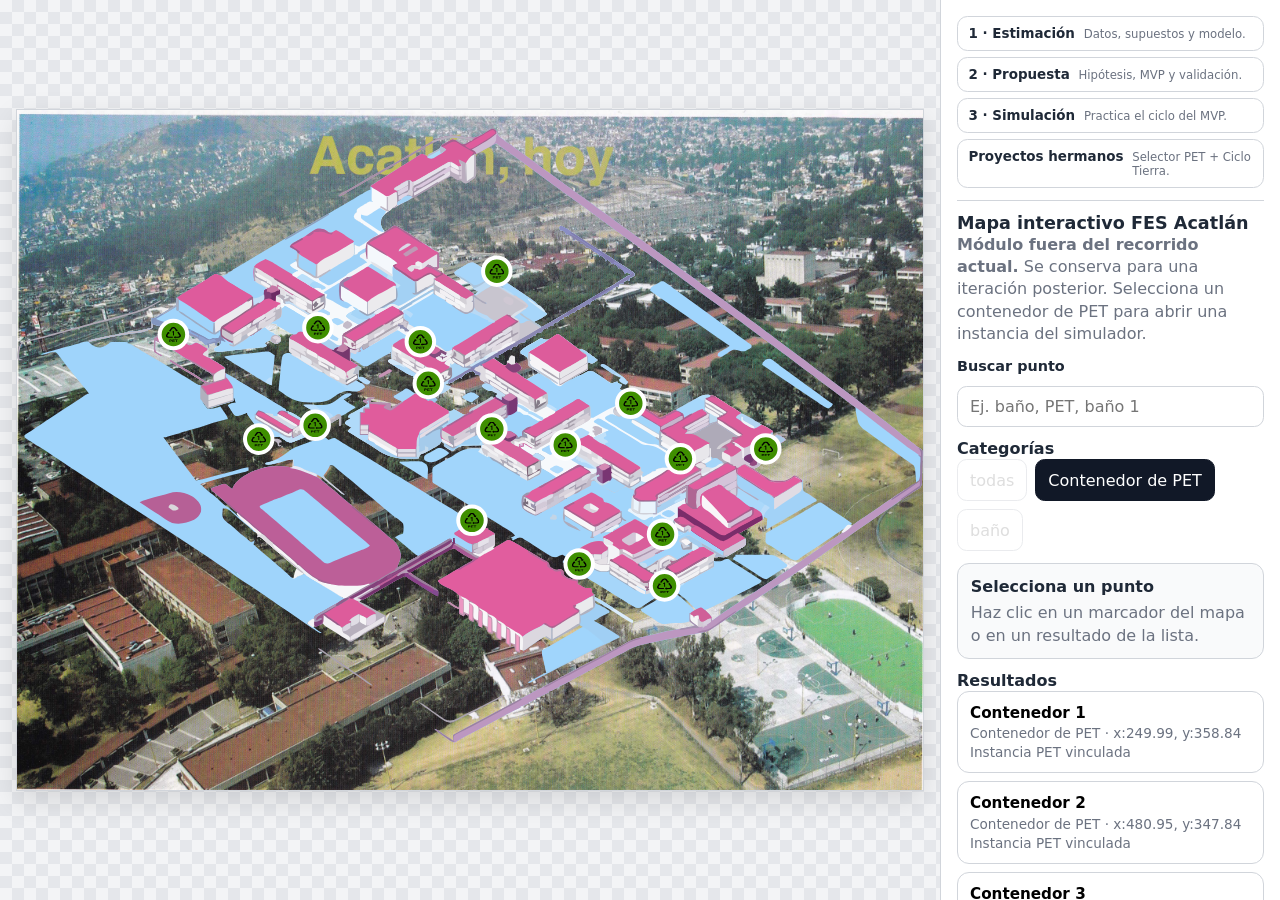
<file: index.html>
<!DOCTYPE html>
<html lang="es">
<head>
  <meta charset="utf-8">
  <meta name="viewport" content="width=device-width, initial-scale=1">
  <title>Mapa de contenedores PET | Módulo fuera del recorrido</title>
  <style>
    :root {
      --panel: #ffffff;
      --ink: #1f2937;
      --muted: #6b7280;
      --line: #d1d5db;
      --surface: #f3f4f6;
      --accent: #111827;
      --marker-pet: #3f8f00;
      --marker-bathroom: #2563eb;
      --marker-active: #fbbf24;
    }

    * {
      box-sizing: border-box;
    }

    body {
      margin: 0;
      min-height: 100vh;
      font-family: system-ui, -apple-system, BlinkMacSystemFont, "Segoe UI", sans-serif;
      color: var(--ink);
      background: var(--surface);
    }

    .skip-link {
      position: absolute;
      top: .75rem;
      left: .75rem;
      z-index: 10;
      transform: translateY(-150%);
      border-radius: .5rem;
      padding: .65rem .85rem;
      background: var(--accent);
      color: white;
      text-decoration: none;
    }

    .skip-link:focus {
      transform: translateY(0);
    }

    .app-shell {
      display: grid;
      grid-template-columns: minmax(0, 1fr) 340px;
      min-height: 100vh;
    }

    .map-stage {
      position: relative;
      display: grid;
      place-items: center;
      overflow: auto;
      padding: 1rem;
      background:
        linear-gradient(45deg, #e5e7eb 25%, transparent 25%),
        linear-gradient(-45deg, #e5e7eb 25%, transparent 25%),
        linear-gradient(45deg, transparent 75%, #e5e7eb 75%),
        linear-gradient(-45deg, transparent 75%, #e5e7eb 75%);
      background-size: 24px 24px;
      background-position: 0 0, 0 12px, 12px -12px, -12px 0;
    }

    .map-stage svg {
      width: min(100%, 1180px);
      height: auto;
      max-height: calc(100vh - 2rem);
      background: transparent url("acatlan.png") center / 100% 100% no-repeat;
      border: 1px solid var(--line);
      box-shadow: 0 10px 28px rgba(0,0,0,.12);
      touch-action: manipulation;
    }

    .control-panel {
      display: flex;
      flex-direction: column;
      gap: .75rem;
      padding: 1rem;
      background: var(--panel);
      border-left: 1px solid var(--line);
      overflow: auto;
      max-height: 100vh;
    }

    .project-nav {
      display: grid;
      gap: .4rem;
      padding-bottom: .75rem;
      border-bottom: 1px solid var(--line);
    }

    .project-nav a {
      display: grid;
      grid-template-columns: auto 1fr;
      gap: .15rem .55rem;
      align-items: baseline;
      border: 1px solid var(--line);
      border-radius: .65rem;
      padding: .55rem .65rem;
      color: var(--ink);
      background: white;
      text-decoration: none;
    }

    .project-nav a:hover,
    .project-nav a:focus-visible {
      outline: 2px solid var(--accent);
      outline-offset: 1px;
    }

    .project-nav a[aria-current="page"] {
      border-color: var(--accent);
      color: white;
      background: var(--accent);
    }

    .project-nav strong { font-size: .84rem; }
    .project-nav span { color: var(--muted); font-size: .73rem; }
    .project-nav a[aria-current="page"] span { color: #d1d5db; }

    h1 {
      margin: 0;
      font-size: 1.1rem;
      line-height: 1.2;
    }

    p {
      margin: 0;
      color: var(--muted);
      line-height: 1.4;
    }

    label {
      display: grid;
      gap: .35rem;
      font-size: .9rem;
      font-weight: 650;
    }

    input, select, button, .link-button {
      font: inherit;
      border: 1px solid var(--line);
      border-radius: .6rem;
      padding: .65rem .75rem;
      background: white;
    }

    button, .link-button {
      cursor: pointer;
    }

    .link-button {
      display: inline-flex;
      align-items: center;
      justify-content: center;
      color: var(--ink);
      font-weight: 700;
      text-decoration: none;
    }

    .link-button:hover,
    .link-button:focus-visible {
      outline: 2px solid #111827;
      outline-offset: 1px;
    }

    button[data-active="true"] {
      background: var(--accent);
      color: white;
      border-color: var(--accent);
    }

    .filter-list {
      display: flex;
      flex-wrap: wrap;
      gap: .5rem;
    }

    .filter-list button:disabled {
      opacity: .45;
      cursor: not-allowed;
    }

    .result-list {
      display: grid;
      gap: .5rem;
    }

    .result-card {
      display: grid;
      gap: .2rem;
      border: 1px solid var(--line);
      border-radius: .75rem;
      padding: .75rem;
      background: #fff;
      cursor: pointer;
    }

    .result-card:hover,
    .result-card:focus-visible,
    .result-card[data-active="true"] {
      outline: 2px solid #111827;
      outline-offset: 1px;
    }

    h2 {
      margin: 0;
      font-size: 1rem;
      line-height: 1.25;
    }

    .result-card {
      text-align: left;
    }

    .result-card strong {
      font-size: .95rem;
    }

    .result-card span {
      color: var(--muted);
      font-size: .85rem;
    }

    .info-card {
      display: grid;
      gap: .35rem;
      border: 1px solid var(--line);
      border-radius: .75rem;
      padding: .8rem;
      background: #f9fafb;
      min-height: 6rem;
    }

    .marker {
      cursor: pointer;
    }

    .marker circle {
      fill: var(--marker-pet);
      stroke: white;
      stroke-width: 4;
      vector-effect: non-scaling-stroke;
    }

    .marker text {
      font: 800 16px system-ui, sans-serif;
      fill: white;
      text-anchor: middle;
      dominant-baseline: central;
      pointer-events: none;
    }

    .marker--bathroom circle {
      fill: var(--marker-bathroom);
    }

    .marker:focus-visible circle {
      stroke: var(--accent);
      stroke-width: 7;
    }

    .marker[data-active="true"] circle {
      stroke: var(--marker-active);
      stroke-width: 7;
    }

    .marker image {
      pointer-events: none;
    }

    .marker[data-hidden="true"] {
      display: none;
    }

    @media (max-width: 840px) {
      .app-shell {
        grid-template-columns: 1fr;
        grid-template-rows: 58vh auto;
      }

      .map-stage {
        padding: .5rem;
      }

      .map-stage svg {
        width: 100%;
        max-height: 56vh;
      }

      .control-panel {
        max-height: none;
        border-left: 0;
        border-top: 1px solid var(--line);
      }
    }
  </style>
</head>
<body>
  <a class="skip-link" href="#contenido">Saltar al mapa</a>

  <div class="app-shell">
    <main id="contenido" class="map-stage" aria-label="Mapa interactivo" tabindex="-1"></main>

    <aside class="control-panel" aria-labelledby="map-title">
      <nav class="project-nav" aria-label="Recorrido integrado del proyecto">
        <a href="presentacion.html#estimacion"><strong>1 · Estimación</strong><span>Datos, supuestos y modelo.</span></a>
        <a href="presentacion.html#propuesta"><strong>2 · Propuesta</strong><span>Hipótesis, MVP y validación.</span></a>
        <a href="reciclaje_pet_fase1.html"><strong>3 · Simulación</strong><span>Practica el ciclo del MVP.</span></a>
        <a href="proyectos.html"><strong>Proyectos hermanos</strong><span>Selector PET + Ciclo Tierra.</span></a>
      </nav>
      <header>
        <h1 id="map-title">Mapa interactivo FES Acatlán</h1>
        <p><strong>Módulo fuera del recorrido actual.</strong> Se conserva para una iteración posterior. Selecciona un contenedor de PET para abrir una instancia del simulador.</p>
      </header>

      <label for="search">
        Buscar punto
      </label>
      <input id="search" type="search" placeholder="Ej. baño, PET, baño 1" autocomplete="off">

      <section aria-labelledby="filters-title">
        <h2 id="filters-title">Categorías</h2>
        <div class="filter-list" id="filters">
          <!-- Categorías futuras; se conservan desactivadas y fuera de la interfaz.
          <button type="button" disabled>Bebedero</button>
          <button type="button" disabled>Tapitas</button>
          <button type="button" disabled>Pilas</button>
          -->
        </div>
      </section>

      <section class="info-card" id="info" aria-live="polite">
        <h2>Selecciona un punto</h2>
        <p>Haz clic en un marcador del mapa o en un resultado de la lista.</p>
      </section>

      <section aria-labelledby="results-title">
        <h2 id="results-title">Resultados</h2>
        <div class="result-list" id="results"></div>
      </section>
    </aside>
  </div>

  <script>
    const SVG_FILE = "mapa_vectorizado.svg";
    const POINT_FILES = ["puntos.json", "bano.json"];
    const PET_SIMULATOR_FILE = "reciclaje_pet_fase1.html";

    const stage = document.querySelector("#contenido");
    const search = document.querySelector("#search");
    const filters = document.querySelector("#filters");
    const results = document.querySelector("#results");
    const info = document.querySelector("#info");

    let svg;
    let markerLayer;
    let points = [];
    let activeCategory = null;
    let activePointId = null;

    start().catch(error => {
      stage.textContent = "No se pudo cargar el mapa. Sirve esta carpeta con un servidor local, por ejemplo: python3 -m http.server";
      console.error(error);
    });

    async function start() {
      const [svgText, ...loadedPointGroups] = await Promise.all([
        fetch(SVG_FILE).then(readTextResponse),
        ...POINT_FILES.map(file => fetch(file).then(readJSONResponse))
      ]);

      points = normalizePoints(loadedPointGroups.flat());
      activeCategory = getInitialCategory();

      const doc = new DOMParser().parseFromString(svgText, "image/svg+xml");
      svg = doc.documentElement;

      ensureViewBox(svg);
      mostrarFondoAcatlan(svg);
      svg.setAttribute("role", "img");
      svg.setAttribute("aria-label", "Mapa vectorial de FES Acatlán sobre la imagen del campus");
      svg.removeAttribute("width");
      svg.removeAttribute("height");

      markerLayer = document.createElementNS("http://www.w3.org/2000/svg", "g");
      markerLayer.setAttribute("id", "poi-markers");
      markerLayer.setAttribute("aria-label", "Puntos de interés del mapa");
      svg.appendChild(markerLayer);

      stage.replaceChildren(svg);

      renderFilters();
      renderMarkers();
      renderResults();

      search.addEventListener("input", () => {
        renderMarkers();
        renderResults();
      });
    }

    function readTextResponse(response) {
      if (!response.ok) throw new Error(`No se pudo cargar ${response.url}`);
      return response.text();
    }

    function readJSONResponse(response) {
      if (!response.ok) throw new Error(`No se pudo cargar ${response.url}`);
      return response.json();
    }

    function normalizePoints(rawPoints) {
      return rawPoints.map((point, index) => {
        const normalized = {
          id: String(point.id || `punto-${index + 1}`),
          nombre: String(point.nombre || point.name || `Punto ${index + 1}`),
          categoria: String(point.categoria || point.type || "sin_clasificar"),
          x: Number(point.x),
          y: Number(point.y),
          descripcion: String(point.descripcion || point.description || ""),
          edificio: point.edificio || point.building || "",
          piso: point.piso || point.floor || "",
          tags: Array.isArray(point.tags) ? point.tags.map(String) : [],
          simulador: point.simulador || point.simulator || ""
        };

        if (isPETContainer(normalized) && !normalized.simulador) {
          normalized.simulador = buildPETSimulatorURL(normalized);
        }

        return normalized;
      }).filter(point => Number.isFinite(point.x) && Number.isFinite(point.y));
    }

    function ensureViewBox(svgElement) {
      if (svgElement.hasAttribute("viewBox")) return;

      const width = parseFloat(svgElement.getAttribute("width"));
      const height = parseFloat(svgElement.getAttribute("height"));

      if (Number.isFinite(width) && Number.isFinite(height)) {
        svgElement.setAttribute("viewBox", `0 0 ${width} ${height}`);
      }
    }

    function mostrarFondoAcatlan(svgElement) {
      svgElement.querySelectorAll("[fill]").forEach(element => {
        if (esBlanco(element.getAttribute("fill"))) {
          element.setAttribute("fill-opacity", "0");
        }
      });
    }

    function esBlanco(color) {
      const match = String(color).trim().match(/^#([0-9a-f]{6})$/i);
      if (!match) return false;

      const channels = match[1].match(/.{2}/g).map(value => parseInt(value, 16));
      return channels.every(channel => channel >= 248);
    }

    function getInitialCategory() {
      return points
        .map(point => point.categoria)
        .find(category => !isCategoryDisabled(category)) || null;
    }

    function isCategoryDisabled(category) {
      const normalizedCategory = normalizeSearchText(category);
      return normalizedCategory === "todas"
        || normalizedCategory === "todos"
        || normalizedCategory.includes("bano");
    }

    function renderFilters() {
      const categories = ["todas", ...new Set(points.map(point => point.categoria))];

      filters.replaceChildren(...categories.map(category => {
        const button = document.createElement("button");
        button.type = "button";
        button.textContent = category.replaceAll("_", " ");
        const desactivado = isCategoryDisabled(category);
        button.dataset.active = String(!desactivado && category === activeCategory);
        button.disabled = desactivado;
        button.setAttribute("aria-disabled", String(desactivado));
        if (desactivado) button.title = "Categoría temporalmente desactivada";

        button.addEventListener("click", () => {
          if (desactivado) return;
          activeCategory = category;
          [...filters.children].forEach(child => child.dataset.active = "false");
          button.dataset.active = "true";
          renderMarkers();
          renderResults();
        });

        return button;
      }));
    }

    function renderMarkers() {
      markerLayer.replaceChildren();

      for (const point of points) {
        if (!matches(point)) continue;

        const marker = document.createElementNS("http://www.w3.org/2000/svg", "g");
        marker.classList.add("marker", getMarkerClass(point));
        marker.dataset.id = point.id;
        marker.dataset.active = String(point.id === activePointId);
        marker.setAttribute("transform", `translate(${point.x} ${point.y})`);
        marker.setAttribute("tabindex", "0");
        marker.setAttribute("role", "button");
        marker.setAttribute("aria-label", `${point.nombre}, ${point.categoria.replaceAll("_", " ")}`);

        const circle = document.createElementNS("http://www.w3.org/2000/svg", "circle");
        circle.setAttribute("r", "22");

        marker.append(circle, createMarkerIcon(point));

        marker.addEventListener("click", () => selectPoint(point.id));
        marker.addEventListener("keydown", event => {
          if (event.key === "Enter" || event.key === " ") {
            event.preventDefault();
            selectPoint(point.id);
          }
        });

        markerLayer.appendChild(marker);
      }
    }

    function renderResults() {
      const visible = points.filter(matches);

      results.replaceChildren(...visible.map(point => {
        const card = document.createElement("button");
        card.type = "button";
        card.className = "result-card";
        card.dataset.active = String(point.id === activePointId);
        card.innerHTML = `
          <strong>${escapeHTML(point.nombre)}</strong>
          <span>${escapeHTML(point.categoria.replaceAll("_", " "))} · x:${point.x}, y:${point.y}</span>
          ${point.simulador ? "<span>Instancia PET vinculada</span>" : ""}
        `;
        card.addEventListener("click", () => selectPoint(point.id));
        return card;
      }));
    }

    function selectPoint(id) {
      activePointId = id;
      const point = points.find(candidate => candidate.id === id);
      if (!point) return;

      info.innerHTML = `
        <h2>${escapeHTML(point.nombre)}</h2>
        <p><b>Categoría:</b> ${escapeHTML(point.categoria.replaceAll("_", " "))}</p>
        ${point.edificio ? `<p><b>Edificio:</b> ${escapeHTML(point.edificio)}</p>` : ""}
        ${point.piso ? `<p><b>Piso/zona:</b> ${escapeHTML(point.piso)}</p>` : ""}
        ${point.descripcion ? `<p>${escapeHTML(point.descripcion)}</p>` : "<p>Falta descripción humana del punto.</p>"}
        <p><b>Coordenadas SVG:</b> ${point.x}, ${point.y}</p>
        ${point.simulador ? `<p><a class="link-button" href="${escapeHTML(point.simulador)}">Abrir simulador de este contenedor</a></p>` : ""}
      `;

      renderMarkers();
      renderResults();

      const marker = markerLayer.querySelector(`[data-id="${CSS.escape(id)}"]`);
      marker?.scrollIntoView({ block: "center", inline: "center", behavior: "smooth" });
    }

    function getMarkerClass(point) {
      return isBathroom(point) ? "marker--bathroom" : "marker--pet";
    }

    function createMarkerIcon(point) {
      if (!isBathroom(point)) {
        const icon = document.createElementNS("http://www.w3.org/2000/svg", "image");
        icon.setAttribute("href", "pet_icon.svg");
        icon.setAttributeNS("http://www.w3.org/1999/xlink", "xlink:href", "pet_icon.svg");
        icon.setAttribute("x", "-12");
        icon.setAttribute("y", "-12");
        icon.setAttribute("width", "24");
        icon.setAttribute("height", "24");
        return icon;
      }

      const label = document.createElementNS("http://www.w3.org/2000/svg", "text");
      label.textContent = "WC";
      return label;
    }

    function isBathroom(point) {
      return normalizeSearchText(point.categoria).includes("bano");
    }

    function isPETContainer(point) {
      const haystack = normalizeSearchText(`${point.id} ${point.nombre} ${point.categoria}`);
      return haystack.includes("pet") || haystack.includes("contenedor");
    }

    function buildPETSimulatorURL(point) {
      const params = new URLSearchParams({
        contenedor: point.id,
        nombre: point.nombre
      });
      return `${PET_SIMULATOR_FILE}?${params.toString()}`;
    }

    function matches(point) {
      const q = normalizeSearchText(search.value.trim());

      const byCategory = activeCategory === "todas" || point.categoria === activeCategory;
      if (!byCategory) return false;

      if (!q) return true;

      const haystack = [
        point.id,
        point.nombre,
        point.categoria,
        point.descripcion,
        point.edificio,
        point.piso,
        point.simulador,
        ...point.tags
      ].join(" ");

      return normalizeSearchText(haystack).includes(q);
    }

    function normalizeSearchText(value) {
      return String(value)
        .toLowerCase()
        .normalize("NFD")
        .replace(/[\u0300-\u036f]/g, "");
    }

    function escapeHTML(value) {
      return String(value).replace(/[&<>"']/g, char => ({
        "&": "&amp;",
        "<": "&lt;",
        ">": "&gt;",
        '"': "&quot;",
        "'": "&#39;"
      }[char]));
    }
  </script>
</body>
</html>
</file>
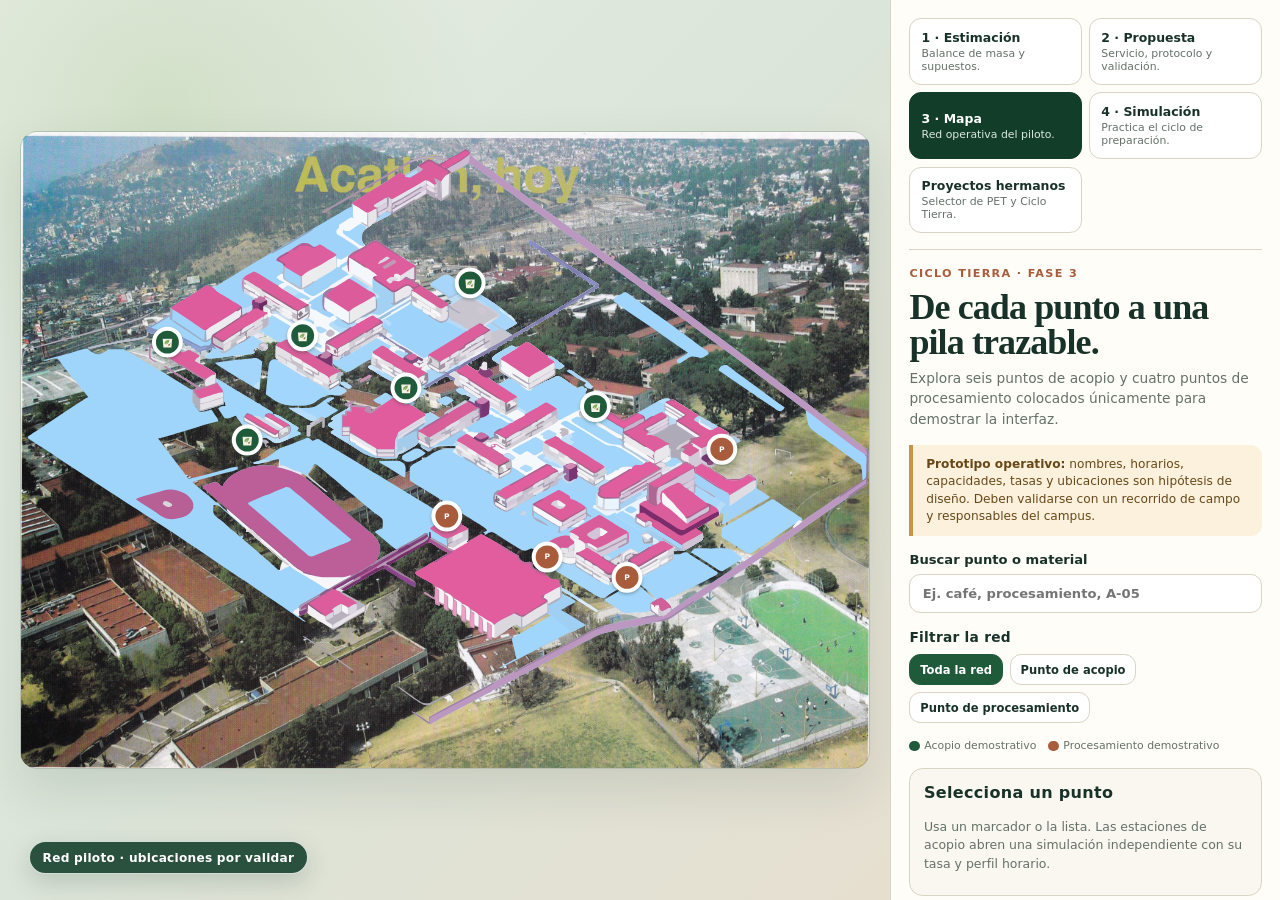
<file: ciclo-tierra/index.html>
<!DOCTYPE html>
<html lang="es">
<head>
  <meta charset="utf-8">
  <meta name="viewport" content="width=device-width, initial-scale=1">
  <meta name="description" content="Mapa operativo y simulador de una red piloto de recolección de residuos orgánicos para compostaje en FES Acatlán.">
  <title>3 · Mapa de recolección orgánica | Ciclo Tierra</title>
  <style>
    :root {
      --paper: #f6f1e7;
      --panel: #fffdf8;
      --ink: #183229;
      --muted: #647169;
      --line: #d9d3c4;
      --forest: #1f5b3a;
      --forest-dark: #123d28;
      --leaf: #7daa56;
      --ochre: #c89445;
      --clay: #a85c3b;
      --sky: #dbe9df;
      --shadow: 0 20px 50px rgba(28, 53, 41, .12);
    }

    * { box-sizing: border-box; }

    html { color-scheme: light; }

    body {
      margin: 0;
      min-height: 100vh;
      font-family: Inter, ui-sans-serif, system-ui, -apple-system, BlinkMacSystemFont, "Segoe UI", sans-serif;
      color: var(--ink);
      background: var(--paper);
    }

    button, input { font: inherit; }

    button, a { -webkit-tap-highlight-color: transparent; }

    :focus-visible {
      outline: 3px solid var(--ochre);
      outline-offset: 2px;
    }

    .skip-link {
      position: fixed;
      top: .75rem;
      left: .75rem;
      z-index: 20;
      transform: translateY(-160%);
      border-radius: .65rem;
      padding: .7rem .9rem;
      color: white;
      background: var(--forest-dark);
      text-decoration: none;
    }

    .skip-link:focus { transform: translateY(0); }

    .app-shell {
      display: grid;
      grid-template-columns: minmax(0, 1fr) 390px;
      min-height: 100vh;
    }

    .map-stage {
      position: relative;
      display: grid;
      place-items: center;
      overflow: auto;
      padding: 1.25rem;
      background:
        radial-gradient(circle at 18% 12%, rgba(125,170,86,.18), transparent 30%),
        linear-gradient(135deg, #e8eee4 0%, #dbe5d9 48%, #e6dfd0 100%);
    }

    .map-stage::before {
      content: "Red piloto · ubicaciones por validar";
      position: fixed;
      z-index: 2;
      left: 1.8rem;
      bottom: 1.6rem;
      border: 1px solid rgba(255,255,255,.8);
      border-radius: 999px;
      padding: .55rem .8rem;
      color: white;
      background: rgba(18,61,40,.88);
      box-shadow: 0 8px 24px rgba(18,61,40,.18);
      backdrop-filter: blur(8px);
      font-size: .76rem;
      font-weight: 750;
      letter-spacing: .02em;
    }

    .map-stage svg {
      width: min(100%, 1180px);
      height: auto;
      max-height: calc(100vh - 2.5rem);
      background: transparent url("../acatlan.png") center / 100% 100% no-repeat;
      border: 1px solid rgba(24,50,41,.2);
      border-radius: 18px;
      box-shadow: var(--shadow);
      touch-action: manipulation;
    }

    .control-panel {
      display: flex;
      flex-direction: column;
      gap: 1rem;
      max-height: 100vh;
      overflow: auto;
      padding: 1.15rem;
      background: var(--panel);
      border-left: 1px solid var(--line);
    }

    .project-nav {
      display: grid;
      grid-template-columns: repeat(2, minmax(0, 1fr));
      gap: .45rem;
      padding-bottom: 1rem;
      border-bottom: 1px solid var(--line);
    }

    .project-nav a {
      display: grid;
      gap: .12rem;
      min-height: 62px;
      align-content: center;
      border: 1px solid var(--line);
      border-radius: .75rem;
      padding: .65rem .7rem;
      color: var(--ink);
      background: white;
      text-decoration: none;
    }

    .project-nav a:hover { border-color: var(--forest); }

    .project-nav a[aria-current="page"] {
      border-color: var(--forest-dark);
      color: white;
      background: var(--forest-dark);
    }

    .project-nav strong { font-size: .78rem; }
    .project-nav span { color: var(--muted); font-size: .68rem; line-height: 1.25; }
    .project-nav a[aria-current="page"] span { color: #dce9e0; }

    .eyebrow {
      margin: 0 0 .45rem;
      color: var(--clay);
      font-size: .7rem;
      font-weight: 850;
      letter-spacing: .12em;
      text-transform: uppercase;
    }

    h1, h2, p { margin-top: 0; }

    h1 {
      margin-bottom: .45rem;
      font-family: Georgia, "Times New Roman", serif;
      font-size: clamp(1.65rem, 4vw, 2.25rem);
      line-height: .98;
      letter-spacing: -.025em;
    }

    h2 {
      margin-bottom: .55rem;
      font-size: .86rem;
      letter-spacing: .02em;
    }

    p {
      margin-bottom: 0;
      color: var(--muted);
      font-size: .86rem;
      line-height: 1.48;
    }

    .notice {
      border-left: 4px solid var(--ochre);
      border-radius: 0 .7rem .7rem 0;
      padding: .7rem .8rem;
      color: #684819;
      background: #fbf1dc;
      font-size: .76rem;
      line-height: 1.42;
    }

    label {
      display: grid;
      gap: .4rem;
      color: var(--ink);
      font-size: .82rem;
      font-weight: 750;
    }

    input, button, .link-button {
      border: 1px solid var(--line);
      border-radius: .7rem;
      padding: .7rem .78rem;
      color: var(--ink);
      background: white;
    }

    input { width: 100%; }

    button, .link-button { cursor: pointer; }

    .link-button {
      display: inline-flex;
      align-items: center;
      justify-content: center;
      width: 100%;
      color: white;
      background: var(--forest);
      border-color: var(--forest);
      font-size: .78rem;
      font-weight: 800;
      text-decoration: none;
    }

    .filter-list {
      display: flex;
      flex-wrap: wrap;
      gap: .42rem;
    }

    .filter-list button {
      padding: .48rem .62rem;
      font-size: .72rem;
      font-weight: 700;
    }

    .filter-list button:hover { border-color: var(--forest); }

    button[data-active="true"] {
      border-color: var(--forest);
      color: white;
      background: var(--forest);
    }

    .info-card {
      display: grid;
      gap: .45rem;
      min-height: 8rem;
      border: 1px solid var(--line);
      border-radius: .85rem;
      padding: .85rem;
      background: #f9f7f0;
    }

    .info-card h2 { margin: 0; font-size: 1rem; }
    .info-card p { font-size: .78rem; }
    .info-card b { color: var(--ink); }

    .result-list { display: grid; gap: .5rem; }

    .result-card {
      display: grid;
      gap: .22rem;
      width: 100%;
      text-align: left;
      background: white;
    }

    .result-card:hover,
    .result-card[data-active="true"] { border-color: var(--forest); }

    .result-card[data-active="true"] {
      box-shadow: inset 4px 0 0 var(--forest);
      color: var(--ink);
      background: #f3f8f3;
    }

    .result-card strong { font-size: .82rem; }
    .result-card span { color: var(--muted); font-size: .71rem; line-height: 1.35; }
    .result-card .linked { color: var(--forest); font-weight: 750; }

    .marker { cursor: pointer; }

    .marker circle {
      stroke: white;
      stroke-width: 4;
      vector-effect: non-scaling-stroke;
      filter: drop-shadow(0 3px 3px rgba(18,61,40,.3));
    }

    .marker--organics circle { fill: var(--forest); }
    .marker--structure circle { fill: var(--ochre); }
    .marker--plant circle { fill: var(--clay); }

    .marker text {
      fill: white;
      font: 900 13px system-ui, sans-serif;
      text-anchor: middle;
      dominant-baseline: central;
      pointer-events: none;
    }

    .marker image { pointer-events: none; }

    .marker:focus-visible circle,
    .marker[data-active="true"] circle {
      stroke: #ffd77a;
      stroke-width: 7;
    }

    .legend {
      display: flex;
      flex-wrap: wrap;
      gap: .45rem .75rem;
      color: var(--muted);
      font-size: .68rem;
    }

    .legend span { display: inline-flex; align-items: center; gap: .28rem; }
    .legend i { width: .65rem; height: .65rem; border-radius: 50%; }
    .legend .org { background: var(--forest); }
    .legend .process { background: var(--clay); }

    .empty-state {
      border: 1px dashed var(--line);
      border-radius: .8rem;
      padding: 1rem;
      color: var(--muted);
      font-size: .78rem;
      text-align: center;
    }

    @media (max-width: 920px) {
      .app-shell { grid-template-columns: 1fr; }
      .map-stage { min-height: 58vh; }
      .map-stage::before { position: absolute; }
      .control-panel { max-height: none; border-top: 1px solid var(--line); border-left: 0; }
    }

    @media (max-width: 520px) {
      .map-stage { padding: .65rem; }
      .map-stage::before { left: 1rem; bottom: 1rem; }
      .control-panel { padding: .9rem; }
      .project-nav { grid-template-columns: 1fr; }
      .project-nav a { min-height: 50px; }
    }

    @media (prefers-reduced-motion: reduce) {
      *, *::before, *::after { scroll-behavior: auto !important; transition: none !important; }
    }
  </style>
</head>
<body>
  <a class="skip-link" href="#contenido">Saltar al mapa</a>

  <div class="app-shell">
    <main id="contenido" class="map-stage" aria-label="Mapa operativo de la red piloto" tabindex="-1"></main>

    <aside class="control-panel" aria-labelledby="map-title">
      <nav class="project-nav" aria-label="Recorrido del proyecto Ciclo Tierra">
        <a href="presentacion.html#estimacion"><strong>1 · Estimación</strong><span>Balance de masa y supuestos.</span></a>
        <a href="presentacion.html#propuesta"><strong>2 · Propuesta</strong><span>Servicio, protocolo y validación.</span></a>
        <a href="index.html" aria-current="page"><strong>3 · Mapa</strong><span>Red operativa del piloto.</span></a>
        <a href="compostaje_fase1.html"><strong>4 · Simulación</strong><span>Practica el ciclo de preparación.</span></a>
        <a href="../proyectos.html"><strong>Proyectos hermanos</strong><span>Selector de PET y Ciclo Tierra.</span></a>
      </nav>

      <header>
        <p class="eyebrow">Ciclo Tierra · fase 3</p>
        <h1 id="map-title">De cada punto a una pila trazable.</h1>
        <p>Explora seis puntos de acopio y cuatro puntos de procesamiento colocados únicamente para demostrar la interfaz.</p>
      </header>

      <div class="notice"><strong>Prototipo operativo:</strong> nombres, horarios, capacidades, tasas y ubicaciones son hipótesis de diseño. Deben validarse con un recorrido de campo y responsables del campus.</div>

      <label for="search">Buscar punto o material
        <input id="search" type="search" placeholder="Ej. café, procesamiento, A-05" autocomplete="off">
      </label>

      <section aria-labelledby="filters-title">
        <h2 id="filters-title">Filtrar la red</h2>
        <div class="filter-list" id="filters"></div>
      </section>

      <div class="legend" aria-label="Leyenda del mapa">
        <span><i class="org"></i>Acopio demostrativo</span>
        <span><i class="process"></i>Procesamiento demostrativo</span>
      </div>

      <section class="info-card" id="info" aria-live="polite">
        <h2>Selecciona un punto</h2>
        <p>Usa un marcador o la lista. Las estaciones de acopio abren una simulación independiente con su tasa y perfil horario.</p>
      </section>

      <section aria-labelledby="results-title">
        <h2 id="results-title">Puntos visibles <span id="result-count" aria-live="polite"></span></h2>
        <div class="result-list" id="results"></div>
      </section>
    </aside>
  </div>

  <script>
    const SVG_FILE = "../mapa_vectorizado.svg";
    const POINT_FILE = "puntos.json";
    const ICON_FILE = "organicos_icon.svg";
    const SIMULATOR_FILE = "compostaje_fase1.html";

    const stage = document.querySelector("#contenido");
    const search = document.querySelector("#search");
    const filters = document.querySelector("#filters");
    const results = document.querySelector("#results");
    const info = document.querySelector("#info");
    const resultCount = document.querySelector("#result-count");

    let svg;
    let markerLayer;
    let points = [];
    let activeCategory = "todas";
    let activePointId = null;

    start().catch(error => {
      stage.innerHTML = '<div class="empty-state">No se pudo cargar el mapa. Sirve esta carpeta con un servidor local, por ejemplo <code>python3 -m http.server</code>.</div>';
      console.error(error);
    });

    async function start() {
      const [svgText, rawPoints] = await Promise.all([
        fetch(SVG_FILE).then(readTextResponse),
        fetch(POINT_FILE).then(readJSONResponse)
      ]);

      points = normalizePoints(rawPoints);
      const documentSVG = new DOMParser().parseFromString(svgText, "image/svg+xml");
      svg = documentSVG.documentElement;

      if (svg.nodeName.toLowerCase() === "parsererror") throw new Error("El SVG del mapa no es válido.");
      ensureViewBox(svg);
      revealCampusBackground(svg);
      svg.setAttribute("role", "img");
      svg.setAttribute("aria-label", "Mapa de FES Acatlán con puntos propuestos para la red de orgánicos");
      svg.removeAttribute("width");
      svg.removeAttribute("height");

      markerLayer = document.createElementNS("http://www.w3.org/2000/svg", "g");
      markerLayer.setAttribute("id", "poi-markers");
      markerLayer.setAttribute("aria-label", "Puntos del programa de compostaje");
      svg.appendChild(markerLayer);
      stage.replaceChildren(svg);

      renderFilters();
      renderAll();
      search.addEventListener("input", renderAll);
    }

    function readTextResponse(response) {
      if (!response.ok) throw new Error(`No se pudo cargar ${response.url}`);
      return response.text();
    }

    function readJSONResponse(response) {
      if (!response.ok) throw new Error(`No se pudo cargar ${response.url}`);
      return response.json();
    }

    function normalizePoints(rawPoints) {
      return (Array.isArray(rawPoints) ? rawPoints : []).map((point, index) => {
        const normalized = {
          id: String(point.id || `P-${index + 1}`),
          nombre: String(point.nombre || `Punto ${index + 1}`),
          categoria: String(point.categoria || "Sin clasificar"),
          zona: String(point.zona || "Ubicación por validar"),
          horario: String(point.horario || "Horario por definir"),
          acepta: String(point.acepta || "Criterio por definir"),
          evita: String(point.evita || "Criterio por definir"),
          capacidadKg: Number(point.capacidad_kg),
          tasaKgHora: Number(point.tasa_kg_hora),
          perfil: String(point.perfil_organicos || "campus"),
          x: Number(point.x),
          y: Number(point.y),
          simulador: String(point.simulador || "")
        };

        if (isOrganicsPoint(normalized) && !normalized.simulador) {
          normalized.simulador = buildSimulatorURL(normalized);
        }
        return normalized;
      }).filter(point => Number.isFinite(point.x) && Number.isFinite(point.y));
    }

    function ensureViewBox(svgElement) {
      if (svgElement.hasAttribute("viewBox")) return;
      const width = parseFloat(svgElement.getAttribute("width"));
      const height = parseFloat(svgElement.getAttribute("height"));
      if (Number.isFinite(width) && Number.isFinite(height)) {
        svgElement.setAttribute("viewBox", `0 0 ${width} ${height}`);
      }
    }

    function revealCampusBackground(svgElement) {
      svgElement.querySelectorAll("[fill]").forEach(element => {
        if (isNearWhite(element.getAttribute("fill"))) element.setAttribute("fill-opacity", "0");
      });
    }

    function isNearWhite(color) {
      const match = String(color).trim().match(/^#([0-9a-f]{6})$/i);
      if (!match) return false;
      const channels = match[1].match(/.{2}/g).map(value => parseInt(value, 16));
      return channels.every(channel => channel >= 248);
    }

    function renderFilters() {
      const categories = ["todas", ...new Set(points.map(point => point.categoria))];
      filters.replaceChildren(...categories.map(category => {
        const button = document.createElement("button");
        button.type = "button";
        button.textContent = category === "todas" ? "Toda la red" : category;
        button.dataset.active = String(category === activeCategory);
        button.setAttribute("aria-pressed", String(category === activeCategory));
        button.addEventListener("click", () => {
          activeCategory = category;
          [...filters.children].forEach(child => {
            const selected = child === button;
            child.dataset.active = String(selected);
            child.setAttribute("aria-pressed", String(selected));
          });
          renderAll();
        });
        return button;
      }));
    }

    function renderAll() {
      if (!markerLayer) return;
      renderMarkers();
      renderResults();
    }

    function renderMarkers() {
      markerLayer.replaceChildren();
      points.filter(matches).forEach(point => {
        const marker = document.createElementNS("http://www.w3.org/2000/svg", "g");
        marker.classList.add("marker", markerClass(point));
        marker.dataset.id = point.id;
        marker.dataset.active = String(point.id === activePointId);
        marker.setAttribute("transform", `translate(${point.x} ${point.y})`);
        marker.setAttribute("tabindex", "0");
        marker.setAttribute("role", "button");
        marker.setAttribute("aria-label", `${point.nombre}, ${point.categoria}`);

        const circle = document.createElementNS("http://www.w3.org/2000/svg", "circle");
        circle.setAttribute("r", "23");
        marker.append(circle, markerIcon(point));
        marker.addEventListener("click", () => selectPoint(point.id));
        marker.addEventListener("keydown", event => {
          if (event.key === "Enter" || event.key === " ") {
            event.preventDefault();
            selectPoint(point.id);
          }
        });
        markerLayer.appendChild(marker);
      });
    }

    function renderResults() {
      const visible = points.filter(matches);
      resultCount.textContent = `(${visible.length})`;
      if (!visible.length) {
        results.innerHTML = '<div class="empty-state">No hay puntos que coincidan con la búsqueda y el filtro.</div>';
        return;
      }

      results.replaceChildren(...visible.map(point => {
        const card = document.createElement("button");
        card.type = "button";
        card.className = "result-card";
        card.dataset.active = String(point.id === activePointId);
        card.innerHTML = `
          <strong>${escapeHTML(point.nombre)}</strong>
          <span>${escapeHTML(point.id)} · ${escapeHTML(point.categoria)}</span>
          <span>${escapeHTML(point.zona)}</span>
          ${point.simulador ? '<span class="linked">Simulación vinculada →</span>' : ""}
        `;
        card.addEventListener("click", () => selectPoint(point.id));
        return card;
      }));
    }

    function selectPoint(id) {
      activePointId = id;
      const point = points.find(candidate => candidate.id === id);
      if (!point) return;

      const capacity = Number.isFinite(point.capacidadKg) ? `${point.capacidadKg} kg (hipótesis)` : "Por dimensionar";
      const rate = Number.isFinite(point.tasaKgHora) ? `${point.tasaKgHora} kg/h simulada` : "No aplica";
      info.innerHTML = `
        <h2>${escapeHTML(point.nombre)}</h2>
        <p><b>${escapeHTML(point.id)} · ${escapeHTML(point.categoria)}</b></p>
        <p>${escapeHTML(point.zona)}<br>${escapeHTML(point.horario)}</p>
        <p><b>Acepta:</b> ${escapeHTML(point.acepta)}</p>
        <p><b>Evita:</b> ${escapeHTML(point.evita)}</p>
        <p><b>Capacidad propuesta:</b> ${escapeHTML(capacity)}<br><b>Tasa del demo:</b> ${escapeHTML(rate)}</p>
        ${point.simulador ? `<a class="link-button" href="${escapeHTML(point.simulador)}">Simular esta estación</a>` : ""}
      `;

      renderAll();
      const marker = markerLayer.querySelector(`[data-id="${CSS.escape(id)}"]`);
      marker?.scrollIntoView({ block: "center", inline: "center", behavior: "smooth" });
    }

    function markerClass(point) {
      const category = normalizeSearchText(point.categoria);
      if (category.includes("procesamiento")) return "marker--plant";
      return "marker--organics";
    }

    function markerIcon(point) {
      if (isOrganicsPoint(point)) {
        const image = document.createElementNS("http://www.w3.org/2000/svg", "image");
        image.setAttribute("href", ICON_FILE);
        image.setAttributeNS("http://www.w3.org/1999/xlink", "xlink:href", ICON_FILE);
        image.setAttribute("x", "-13");
        image.setAttribute("y", "-13");
        image.setAttribute("width", "26");
        image.setAttribute("height", "26");
        return image;
      }
      const text = document.createElementNS("http://www.w3.org/2000/svg", "text");
      text.textContent = "P";
      return text;
    }

    function isOrganicsPoint(point) {
      return normalizeSearchText(point.categoria).includes("acopio");
    }

    function buildSimulatorURL(point) {
      const params = new URLSearchParams({ contenedor: point.id, nombre: point.nombre });
      if (Number.isFinite(point.tasaKgHora)) params.set("tasa", point.tasaKgHora);
      if (point.perfil) params.set("perfil", point.perfil);
      return `${SIMULATOR_FILE}?${params.toString()}`;
    }

    function matches(point) {
      if (activeCategory !== "todas" && point.categoria !== activeCategory) return false;
      const query = normalizeSearchText(search.value.trim());
      if (!query) return true;
      return normalizeSearchText([
        point.id, point.nombre, point.categoria, point.zona, point.horario,
        point.acepta, point.evita
      ].join(" ")).includes(query);
    }

    function normalizeSearchText(value) {
      return String(value).toLowerCase().normalize("NFD").replace(/[\u0300-\u036f]/g, "");
    }

    function escapeHTML(value) {
      return String(value).replace(/[&<>"']/g, character => ({
        "&": "&amp;", "<": "&lt;", ">": "&gt;", '"': "&quot;", "'": "&#39;"
      }[character]));
    }
  </script>
</body>
</html>
</file>
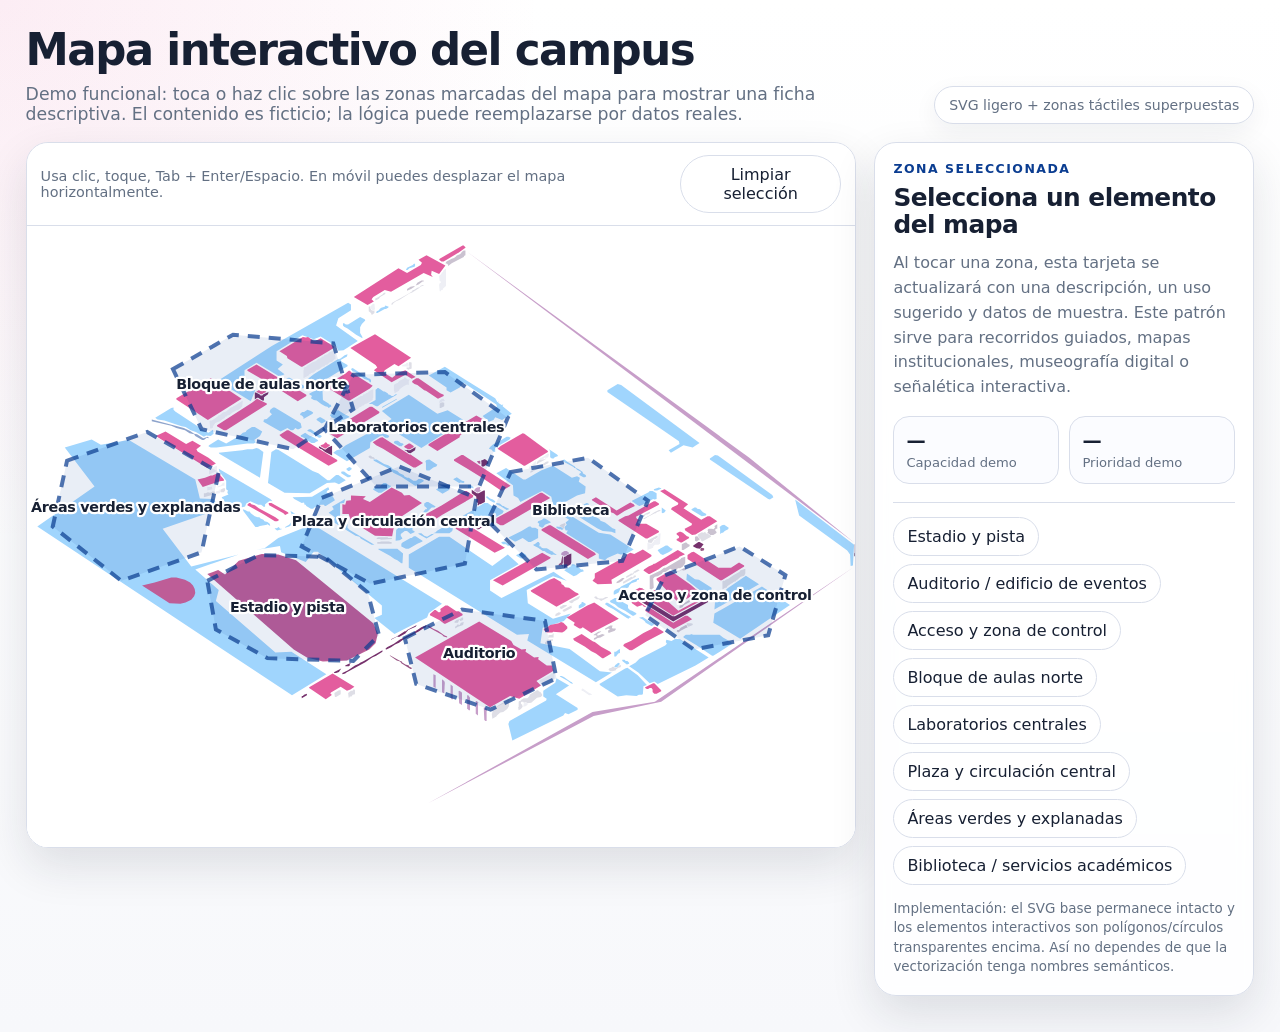
<file: fallback.html>
<!doctype html>
<html lang="es">
<head>
  <meta charset="utf-8" />
  <meta name="viewport" content="width=device-width, initial-scale=1" />
  <title>Mapa interactivo SVG — demo táctil</title>
  <style>
    :root {
      --bg: #f7f8fb;
      --panel: #ffffff;
      --ink: #172033;
      --muted: #637083;
      --brand: #0b3d91;
      --brand-2: #d69b00;
      --accent: #e24d94;
      --line: #d9deea;
      --hotspot: rgba(11, 61, 145, .10);
      --hotspot-stroke: rgba(11, 61, 145, .82);
      --hotspot-active: rgba(214, 155, 0, .28);
      --shadow: 0 18px 45px rgba(21, 30, 50, .12);
      --radius: 22px;
      font-family: Inter, ui-sans-serif, system-ui, -apple-system, BlinkMacSystemFont, "Segoe UI", sans-serif;
    }

    * { box-sizing: border-box; }

    body {
      margin: 0;
      color: var(--ink);
      background:
        radial-gradient(circle at top left, rgba(226,77,148,.10), transparent 34rem),
        linear-gradient(180deg, #ffffff, var(--bg));
      min-height: 100vh;
    }

    .app {
      width: min(1480px, 96vw);
      margin: 0 auto;
      padding: 28px 0 36px;
    }

    header {
      display: grid;
      grid-template-columns: 1fr auto;
      gap: 20px;
      align-items: end;
      margin-bottom: 18px;
    }

    h1 {
      margin: 0;
      font-size: clamp(1.5rem, 3.4vw, 3rem);
      line-height: 1.05;
      letter-spacing: -.035em;
    }

    .lead {
      margin: 10px 0 0;
      color: var(--muted);
      max-width: 78ch;
      font-size: clamp(.95rem, 1.6vw, 1.08rem);
    }

    .badge {
      border: 1px solid var(--line);
      background: rgba(255,255,255,.75);
      padding: 10px 14px;
      border-radius: 999px;
      color: var(--muted);
      font-size: .88rem;
      white-space: nowrap;
      box-shadow: 0 8px 24px rgba(20,30,50,.06);
    }

    .layout {
      display: grid;
      grid-template-columns: minmax(0, 1fr) 380px;
      gap: 18px;
      align-items: start;
    }

    .map-card,
    .info-card {
      border: 1px solid var(--line);
      background: rgba(255,255,255,.86);
      border-radius: var(--radius);
      box-shadow: var(--shadow);
      overflow: hidden;
      backdrop-filter: blur(8px);
    }

    .map-toolbar {
      display: flex;
      justify-content: space-between;
      align-items: center;
      gap: 10px;
      padding: 12px 14px;
      border-bottom: 1px solid var(--line);
      background: rgba(255,255,255,.70);
    }

    .hint {
      color: var(--muted);
      font-size: .9rem;
    }

    .toolbar-actions {
      display: flex;
      gap: 8px;
      flex-wrap: wrap;
      justify-content: flex-end;
    }

    button,
    .zone-button {
      appearance: none;
      border: 1px solid var(--line);
      background: #fff;
      color: var(--ink);
      border-radius: 999px;
      padding: 9px 13px;
      font: inherit;
      cursor: pointer;
    }

    button:hover,
    .zone-button:hover {
      border-color: var(--brand);
      color: var(--brand);
    }

    button:focus-visible,
    .zone-button:focus-visible,
    .hotspot:focus-visible {
      outline: 3px solid rgba(214,155,0,.45);
      outline-offset: 3px;
    }

    .map-wrap {
      position: relative;
      width: 100%;
      background: #fff;
      overflow: auto;
      touch-action: pan-x pan-y;
    }

    .map-svg {
      width: 100%;
      height: auto;
      display: block;
      min-width: 780px;
    }

    .hotspot {
      fill: var(--hotspot);
      stroke: var(--hotspot-stroke);
      stroke-width: 4;
      stroke-dasharray: 12 9;
      vector-effect: non-scaling-stroke;
      cursor: pointer;
      transition: fill .18s ease, stroke-width .18s ease, opacity .18s ease;
      opacity: .88;
    }

    .hotspot:hover,
    .hotspot:focus {
      fill: rgba(11,61,145,.18);
      stroke-width: 6;
      opacity: 1;
    }

    .hotspot.active {
      fill: var(--hotspot-active);
      stroke: var(--brand-2);
      stroke-width: 7;
      stroke-dasharray: none;
      opacity: 1;
    }

    .hotspot-label {
      pointer-events: none;
      paint-order: stroke;
      stroke: white;
      stroke-width: 8;
      stroke-linejoin: round;
      fill: #172033;
      font-weight: 800;
      font-size: 25px;
      letter-spacing: -.02em;
    }

    .info-card {
      position: sticky;
      top: 18px;
      padding: 18px;
    }

    .kicker {
      color: var(--brand);
      text-transform: uppercase;
      letter-spacing: .12em;
      font-size: .78rem;
      font-weight: 800;
      margin-bottom: 8px;
    }

    #zoneTitle {
      margin: 0;
      font-size: 1.55rem;
      line-height: 1.12;
      letter-spacing: -.02em;
    }

    #zoneText {
      color: var(--muted);
      line-height: 1.55;
      margin: 12px 0 16px;
    }

    .meta {
      display: grid;
      grid-template-columns: 1fr 1fr;
      gap: 10px;
      margin: 14px 0 18px;
    }

    .metric {
      border: 1px solid var(--line);
      border-radius: 16px;
      padding: 12px;
      background: #fbfcff;
    }

    .metric strong {
      display: block;
      font-size: 1.2rem;
    }

    .metric span {
      color: var(--muted);
      font-size: .82rem;
    }

    .zone-list {
      display: flex;
      flex-wrap: wrap;
      gap: 8px;
      padding-top: 14px;
      border-top: 1px solid var(--line);
    }

    .zone-button.active {
      background: var(--brand);
      color: white;
      border-color: var(--brand);
    }

    .note {
      margin: 14px 0 0;
      color: var(--muted);
      font-size: .84rem;
      line-height: 1.45;
    }

    @media (max-width: 980px) {
      header { grid-template-columns: 1fr; }
      .badge { width: fit-content; }
      .layout { grid-template-columns: 1fr; }
      .info-card { position: static; }
      .map-svg { min-width: 920px; }
    }

    @media (max-width: 620px) {
      .app { width: 100%; padding: 16px 10px 24px; }
      .map-toolbar { align-items: flex-start; flex-direction: column; }
      .map-card, .info-card { border-radius: 18px; }
      .meta { grid-template-columns: 1fr; }
    }

    @media (prefers-reduced-motion: reduce) {
      .hotspot { transition: none; }
    }
  </style>
</head>
<body>
  <main class="app">
    <header>
      <div>
        <h1>Mapa interactivo del campus</h1>
        <p class="lead">Demo funcional: toca o haz clic sobre las zonas marcadas del mapa para mostrar una ficha descriptiva. El contenido es ficticio; la lógica puede reemplazarse por datos reales.</p>
      </div>
      <div class="badge">SVG ligero + zonas táctiles superpuestas</div>
    </header>

    <section class="layout" aria-label="Mapa interactivo con panel descriptivo">
      <article class="map-card">
        <div class="map-toolbar">
          <div class="hint">Usa clic, toque, Tab + Enter/Espacio. En móvil puedes desplazar el mapa horizontalmente.</div>
          <div class="toolbar-actions">
            <button type="button" id="resetBtn">Limpiar selección</button>
          </div>
        </div>
        <div class="map-wrap" aria-label="Área desplazable del mapa">
          <svg class="map-svg" viewBox="0 0 1448 1086" role="img" aria-labelledby="mapTitle mapDesc">
            <title id="mapTitle">Mapa vectorial interactivo</title>
            <desc id="mapDesc">Mapa con zonas táctiles superpuestas para mostrar descripciones.</desc>
            <image width="1448" height="1086" href="[data-uri]" />
            <g id="hotspotLayer" aria-label="Zonas interactivas"></g>
          </svg>
        </div>
      </article>

      <aside class="info-card" aria-live="polite">
        <div class="kicker">Zona seleccionada</div>
        <h2 id="zoneTitle">Selecciona un elemento del mapa</h2>
        <p id="zoneText">Al tocar una zona, esta tarjeta se actualizará con una descripción, un uso sugerido y datos de muestra. Este patrón sirve para recorridos guiados, mapas institucionales, museografía digital o señalética interactiva.</p>
        <div class="meta">
          <div class="metric">
            <strong id="metricA">—</strong>
            <span>Capacidad demo</span>
          </div>
          <div class="metric">
            <strong id="metricB">—</strong>
            <span>Prioridad demo</span>
          </div>
        </div>
        <div class="zone-list" id="zoneList" aria-label="Lista de zonas disponibles"></div>
        <p class="note">Implementación: el SVG base permanece intacto y los elementos interactivos son polígonos/círculos transparentes encima. Así no dependes de que la vectorización tenga nombres semánticos.</p>
      </aside>
    </section>
  </main>

  <script>
    const zones = [
      {
        id: 'estadio',
        title: 'Estadio y pista',
        text: 'Área deportiva principal. En una versión real podría mostrar horarios, reglamento de uso, eventos activos y rutas de acceso desde entradas cercanas.',
        metricA: '1,200', metricB: 'Alta',
        shape: 'polygon',
        points: '315,620 405,575 520,578 595,640 615,715 570,760 420,755 330,705',
        label: [455, 675]
      },
      {
        id: 'auditorio',
        title: 'Auditorio / edificio de eventos',
        text: 'Espacio de reuniones y actividades académicas. La ficha podría conectar con agenda, reservaciones, accesibilidad y cupo disponible.',
        metricA: '650', metricB: 'Media',
        shape: 'polygon',
        points: '660,720 760,670 905,690 925,790 810,845 680,800',
        label: [790, 755]
      },
      {
        id: 'entrada',
        title: 'Acceso y zona de control',
        text: 'Punto de entrada/salida. Para un mapa operativo podría incluir instrucciones de ingreso, ubicación de vigilancia, circulación peatonal y avisos temporales.',
        metricA: '24/7', metricB: 'Crítica',
        shape: 'polygon',
        points: '1115,610 1245,560 1325,610 1295,715 1165,740 1080,680',
        label: [1202, 654]
      },
      {
        id: 'aulas-norte',
        title: 'Bloque de aulas norte',
        text: 'Conjunto de edificios académicos. El panel puede usarse para mostrar departamentos, servicios cercanos y rutas accesibles.',
        metricA: '34', metricB: 'Alta',
        shape: 'polygon',
        points: '255,250 360,190 535,205 570,320 465,390 305,355',
        label: [410, 285]
      },
      {
        id: 'laboratorios',
        title: 'Laboratorios centrales',
        text: 'Zona técnica y experimental. En producción podría listar laboratorios, responsables, normas de seguridad y disponibilidad de equipo.',
        metricA: '18', metricB: 'Alta',
        shape: 'polygon',
        points: '570,260 730,255 840,335 790,455 610,455 520,355',
        label: [680, 360]
      },
      {
        id: 'plaza',
        title: 'Plaza y circulación central',
        text: 'Nodo de conexión entre edificios. Es útil para señalética, rutas recomendadas, puntos de encuentro y campañas temporales.',
        metricA: '5 rutas', metricB: 'Media',
        shape: 'polygon',
        points: '515,475 650,420 785,475 765,590 600,625 480,560',
        label: [640, 525]
      },
      {
        id: 'areas-verdes',
        title: 'Áreas verdes y explanadas',
        text: 'Espacios abiertos. La descripción podría incluir biodiversidad, zonas de descanso, puntos de reciclaje y recomendaciones de cuidado.',
        metricA: '12 ha', metricB: 'Media',
        shape: 'polygon',
        points: '70,410 210,360 335,430 305,570 165,620 45,525',
        label: [190, 500]
      },
      {
        id: 'biblioteca',
        title: 'Biblioteca / servicios académicos',
        text: 'Área de consulta y apoyo estudiantil. La ficha puede integrar horarios, servicios, enlaces a catálogos y avisos de mantenimiento.',
        metricA: '80k', metricB: 'Alta',
        shape: 'polygon',
        points: '845,430 980,405 1085,480 1040,585 890,600 805,515',
        label: [950, 505]
      }
    ];

    const layer = document.getElementById('hotspotLayer');
    const list = document.getElementById('zoneList');
    const title = document.getElementById('zoneTitle');
    const text = document.getElementById('zoneText');
    const metricA = document.getElementById('metricA');
    const metricB = document.getElementById('metricB');
    const resetBtn = document.getElementById('resetBtn');
    let activeId = null;

    function svgEl(name) {
      return document.createElementNS('http://www.w3.org/2000/svg', name);
    }

    function selectZone(id) {
      const zone = zones.find(item => item.id === id);
      if (!zone) return;
      activeId = id;

      title.textContent = zone.title;
      text.textContent = zone.text;
      metricA.textContent = zone.metricA;
      metricB.textContent = zone.metricB;

      document.querySelectorAll('.hotspot').forEach(el => {
        el.classList.toggle('active', el.dataset.id === id);
        el.setAttribute('aria-pressed', el.dataset.id === id ? 'true' : 'false');
      });

      document.querySelectorAll('.zone-button').forEach(button => {
        button.classList.toggle('active', button.dataset.id === id);
      });
    }

    function clearSelection() {
      activeId = null;
      title.textContent = 'Selecciona un elemento del mapa';
      text.textContent = 'Al tocar una zona, esta tarjeta se actualizará con una descripción, un uso sugerido y datos de muestra. Este patrón sirve para recorridos guiados, mapas institucionales, museografía digital o señalética interactiva.';
      metricA.textContent = '—';
      metricB.textContent = '—';
      document.querySelectorAll('.hotspot').forEach(el => {
        el.classList.remove('active');
        el.setAttribute('aria-pressed', 'false');
      });
      document.querySelectorAll('.zone-button').forEach(button => button.classList.remove('active'));
    }

    zones.forEach(zone => {
      const shape = svgEl(zone.shape);
      shape.classList.add('hotspot');
      shape.dataset.id = zone.id;
      shape.setAttribute('tabindex', '0');
      shape.setAttribute('role', 'button');
      shape.setAttribute('aria-label', zone.title);
      shape.setAttribute('aria-pressed', 'false');
      if (zone.shape === 'polygon') shape.setAttribute('points', zone.points);

      shape.addEventListener('click', () => selectZone(zone.id));
      shape.addEventListener('keydown', event => {
        if (event.key === 'Enter' || event.key === ' ') {
          event.preventDefault();
          selectZone(zone.id);
        }
      });

      const label = svgEl('text');
      label.classList.add('hotspot-label');
      label.setAttribute('x', zone.label[0]);
      label.setAttribute('y', zone.label[1]);
      label.setAttribute('text-anchor', 'middle');
      label.textContent = zone.title.split(' / ')[0];

      layer.appendChild(shape);
      layer.appendChild(label);

      const button = document.createElement('button');
      button.type = 'button';
      button.className = 'zone-button';
      button.dataset.id = zone.id;
      button.textContent = zone.title;
      button.addEventListener('click', () => selectZone(zone.id));
      list.appendChild(button);
    });

    resetBtn.addEventListener('click', clearSelection);
  </script>
</body>
</html>
</file>
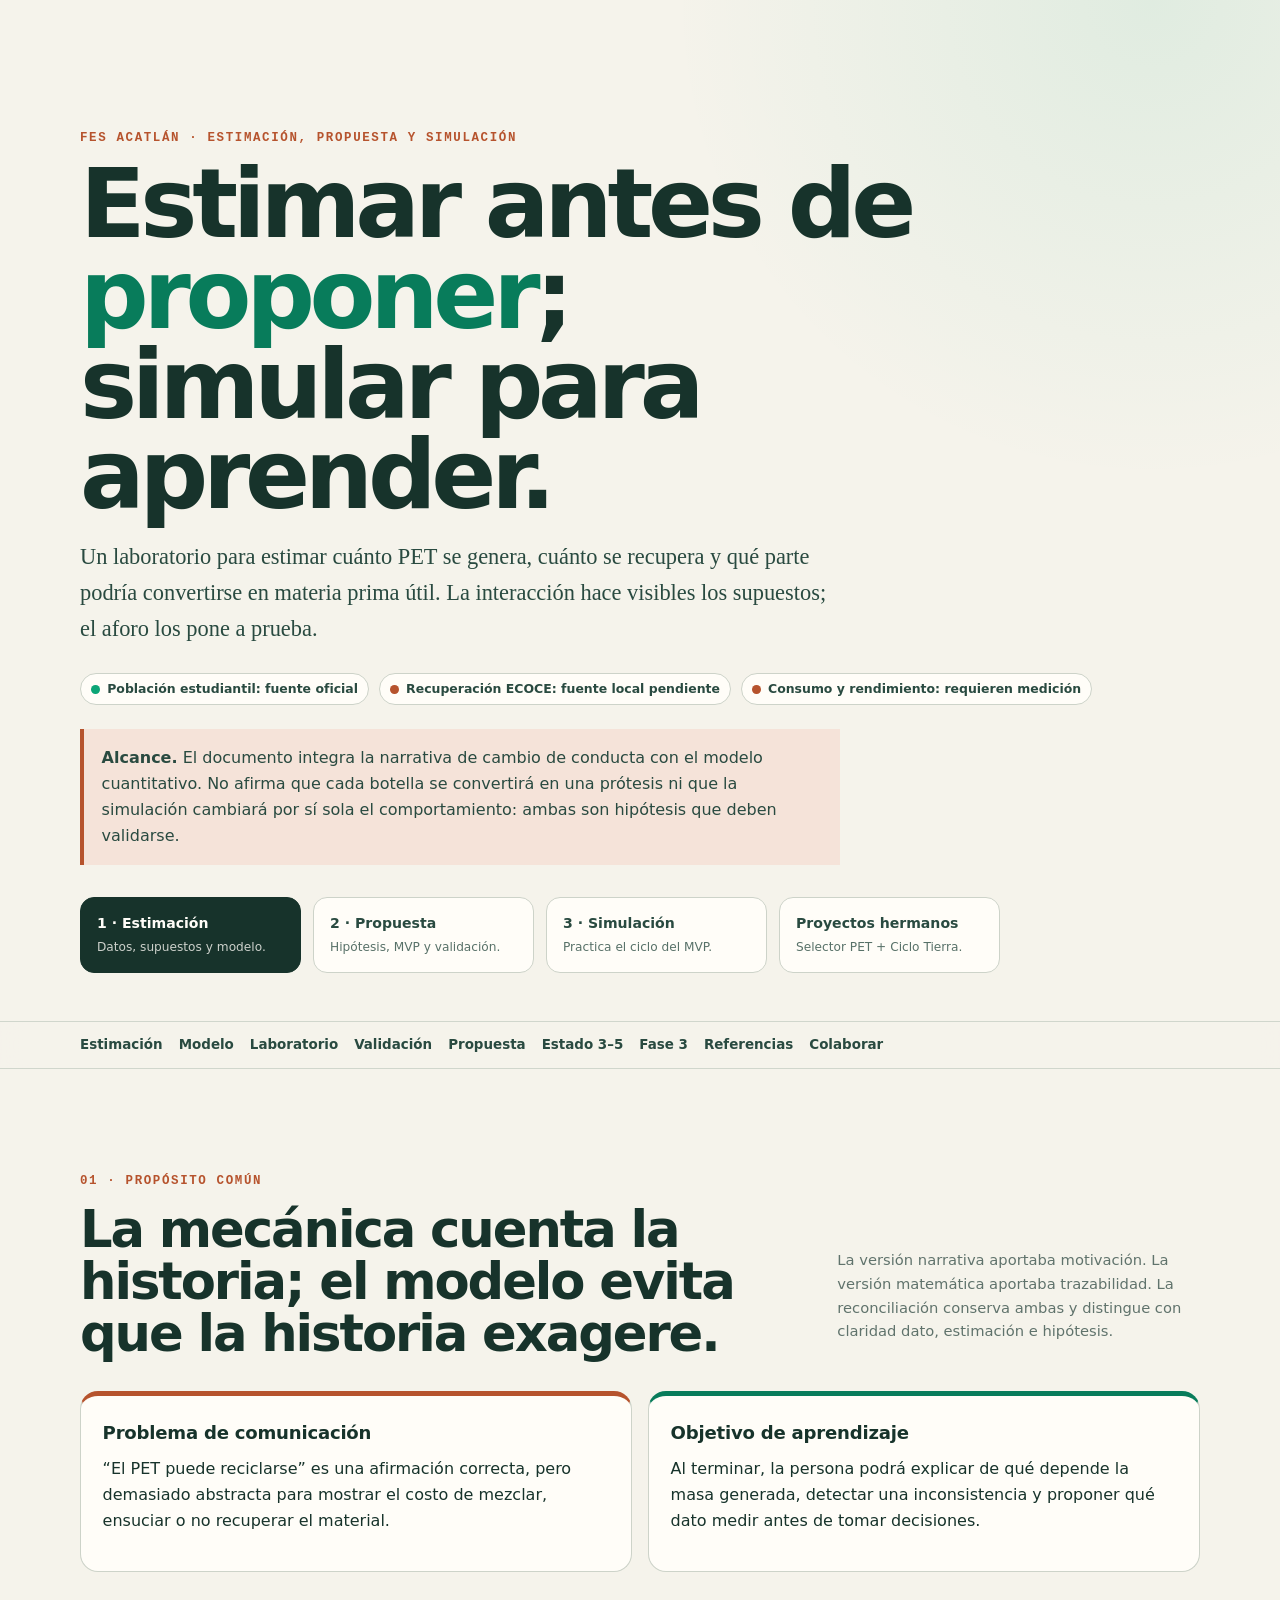
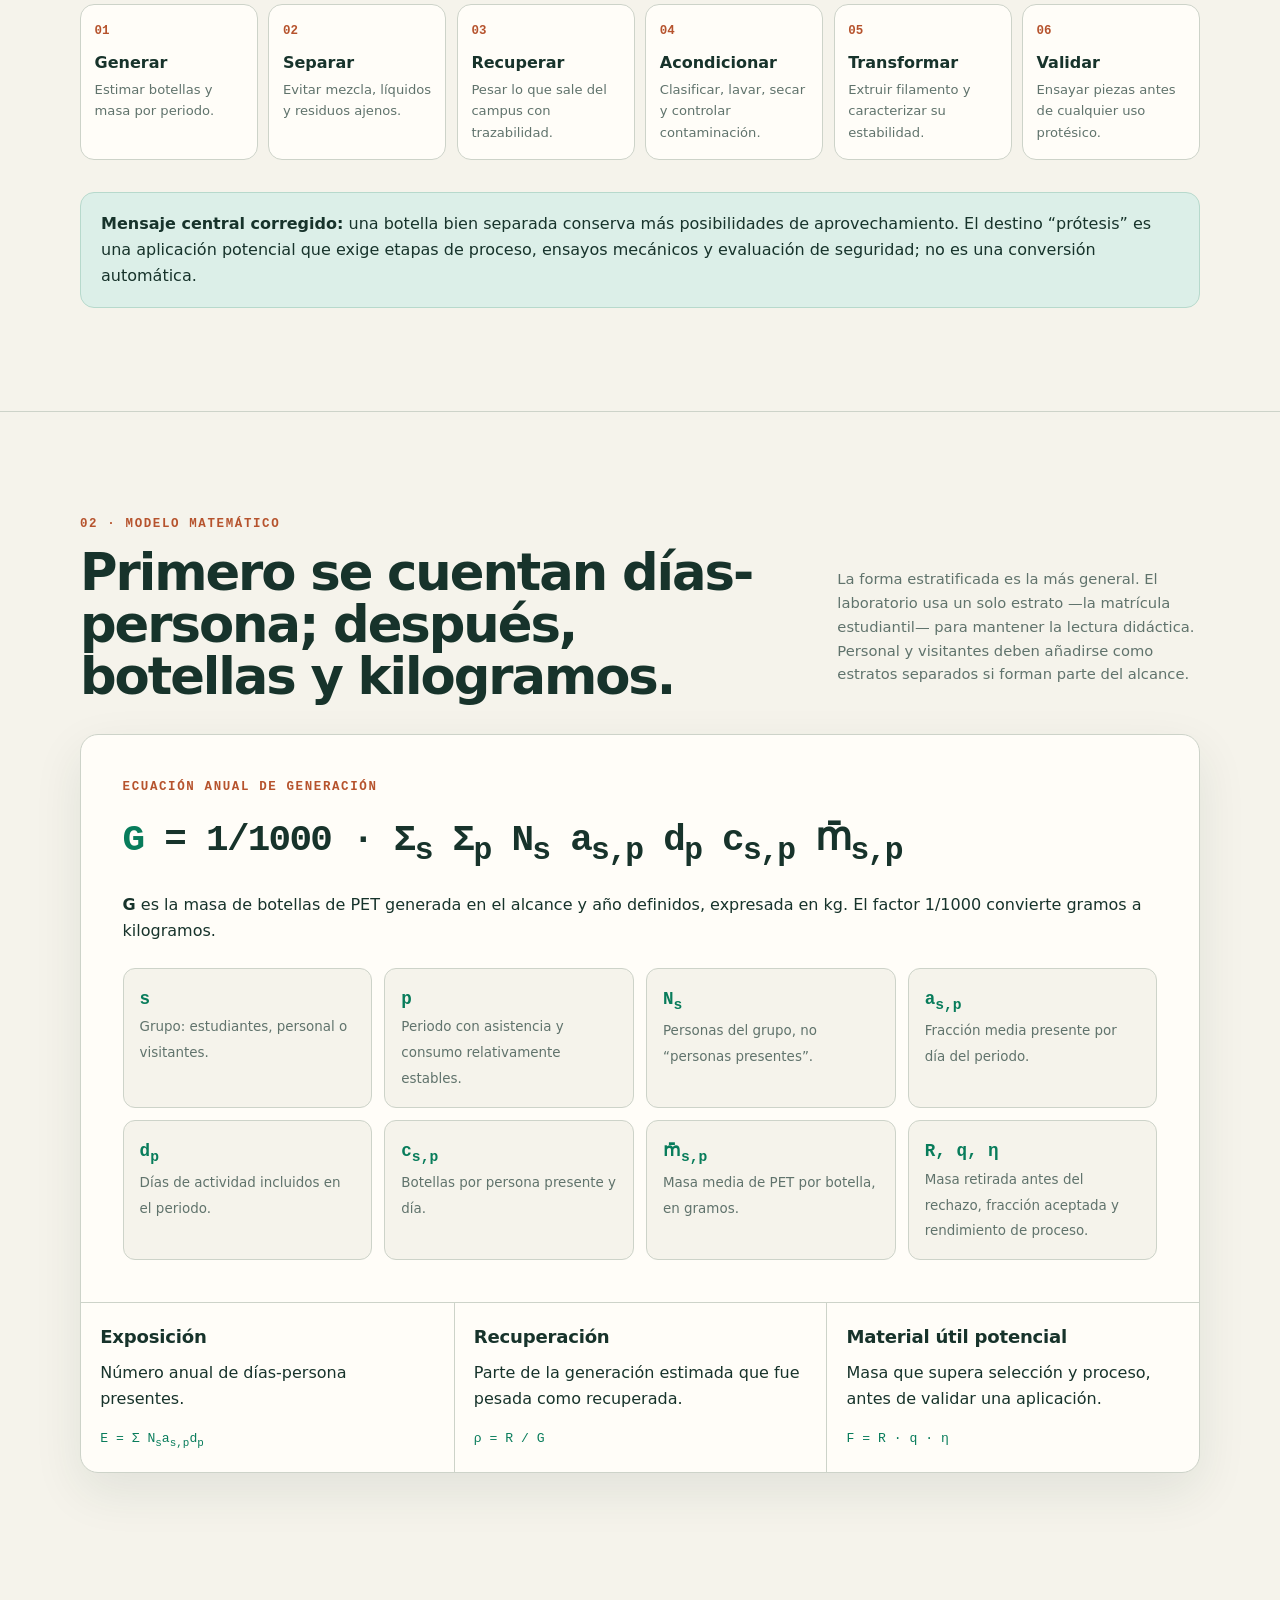
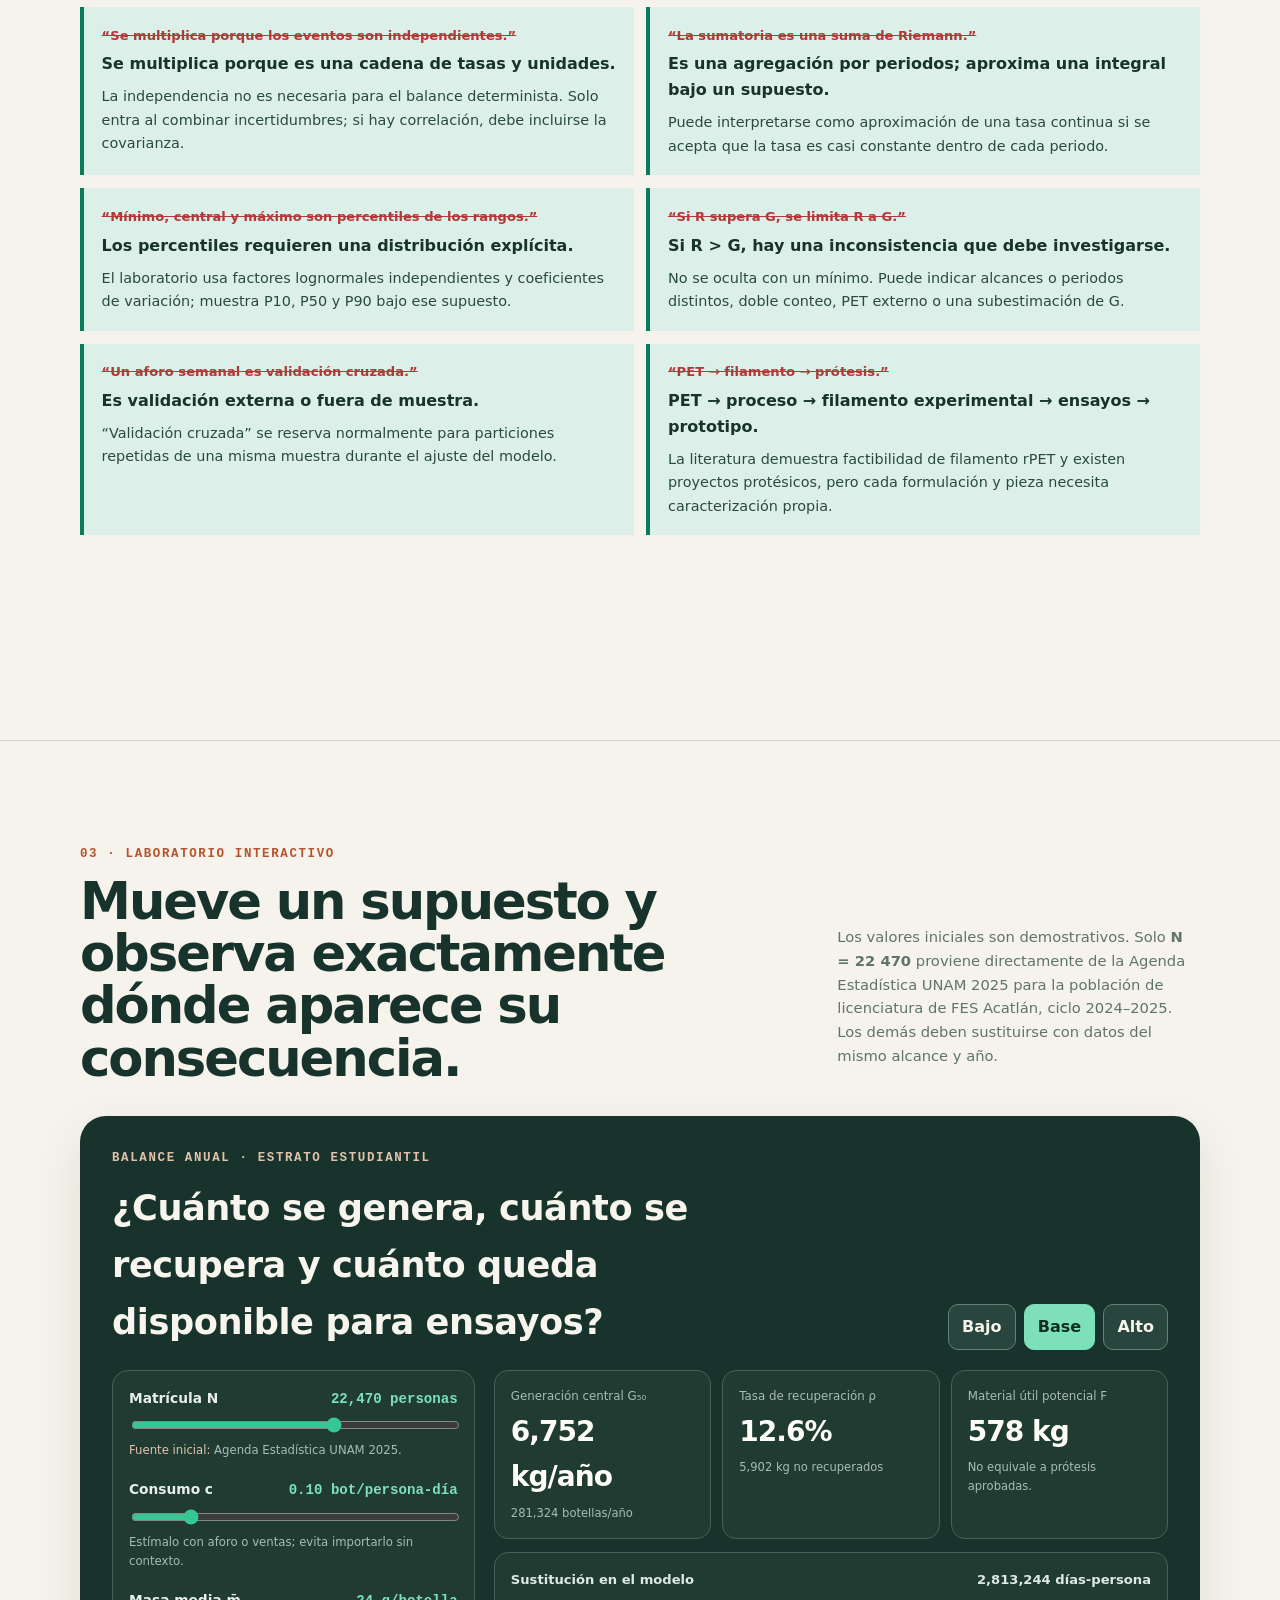
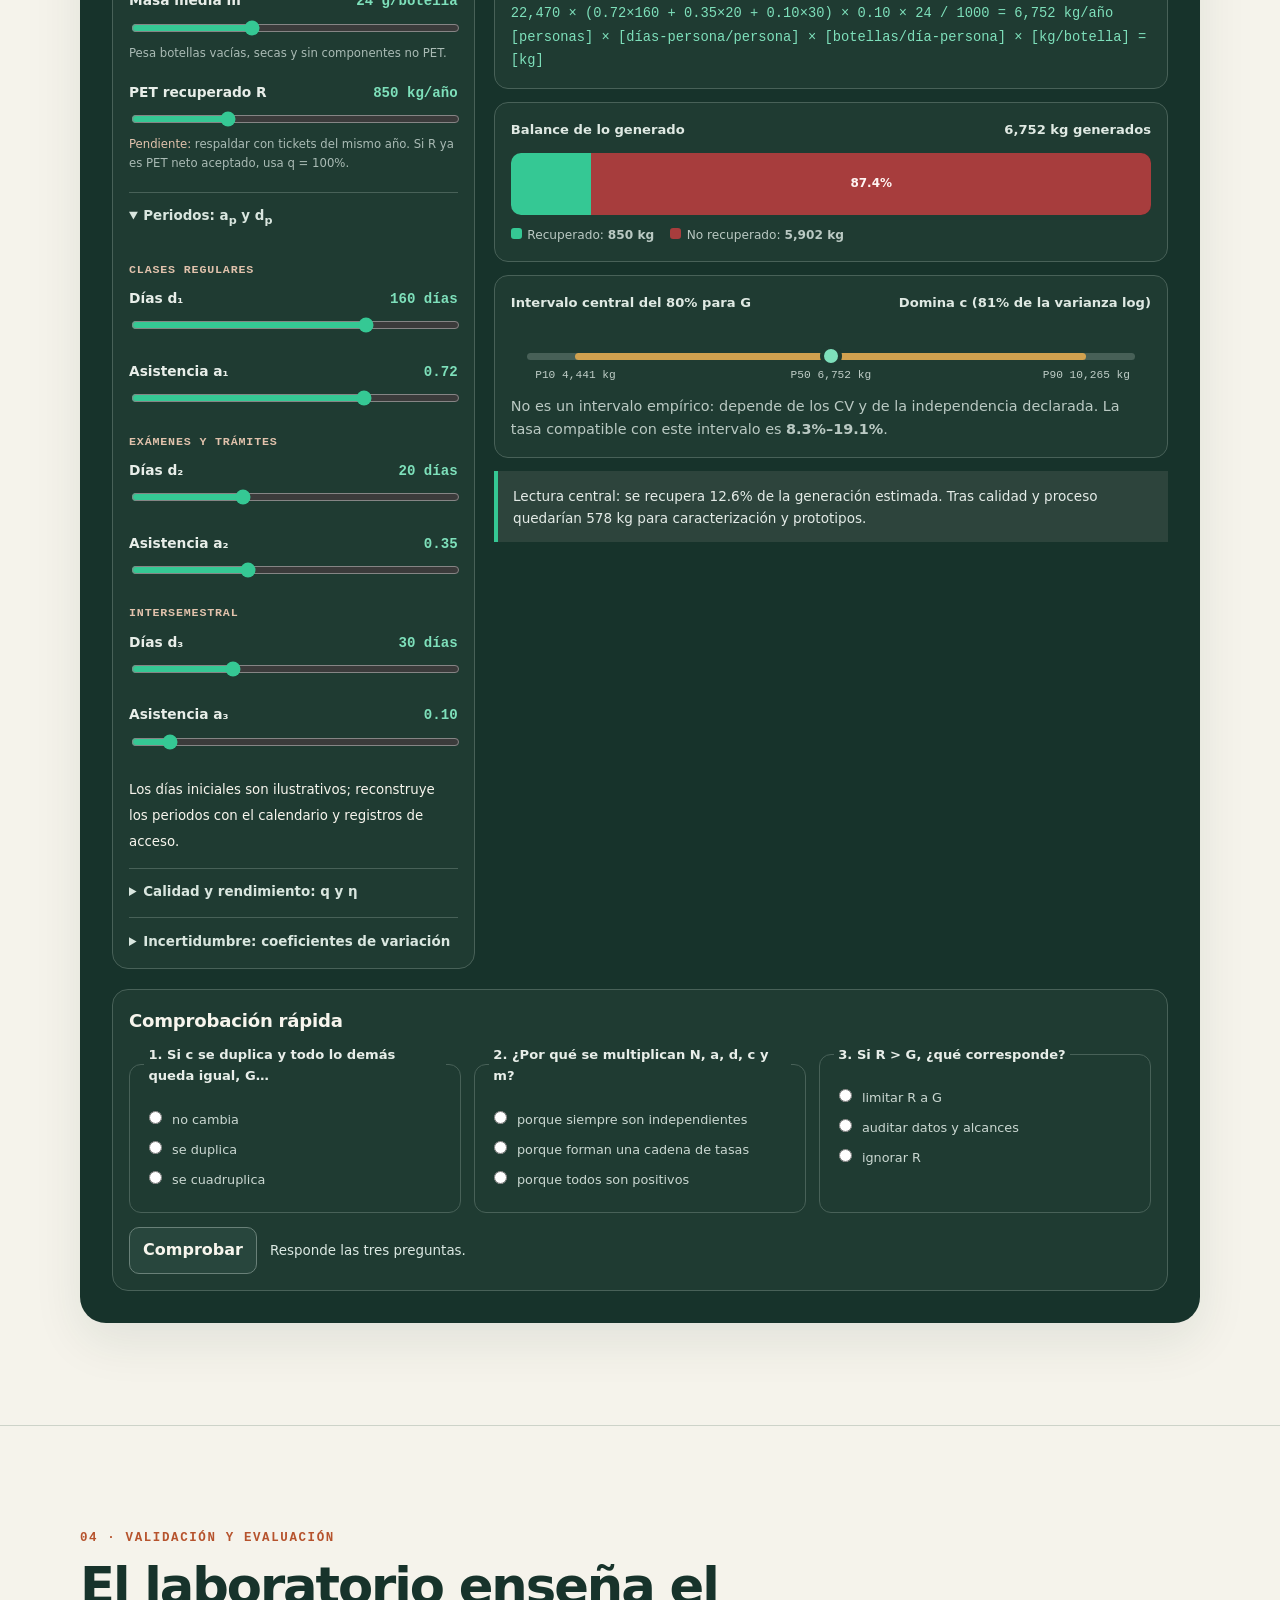
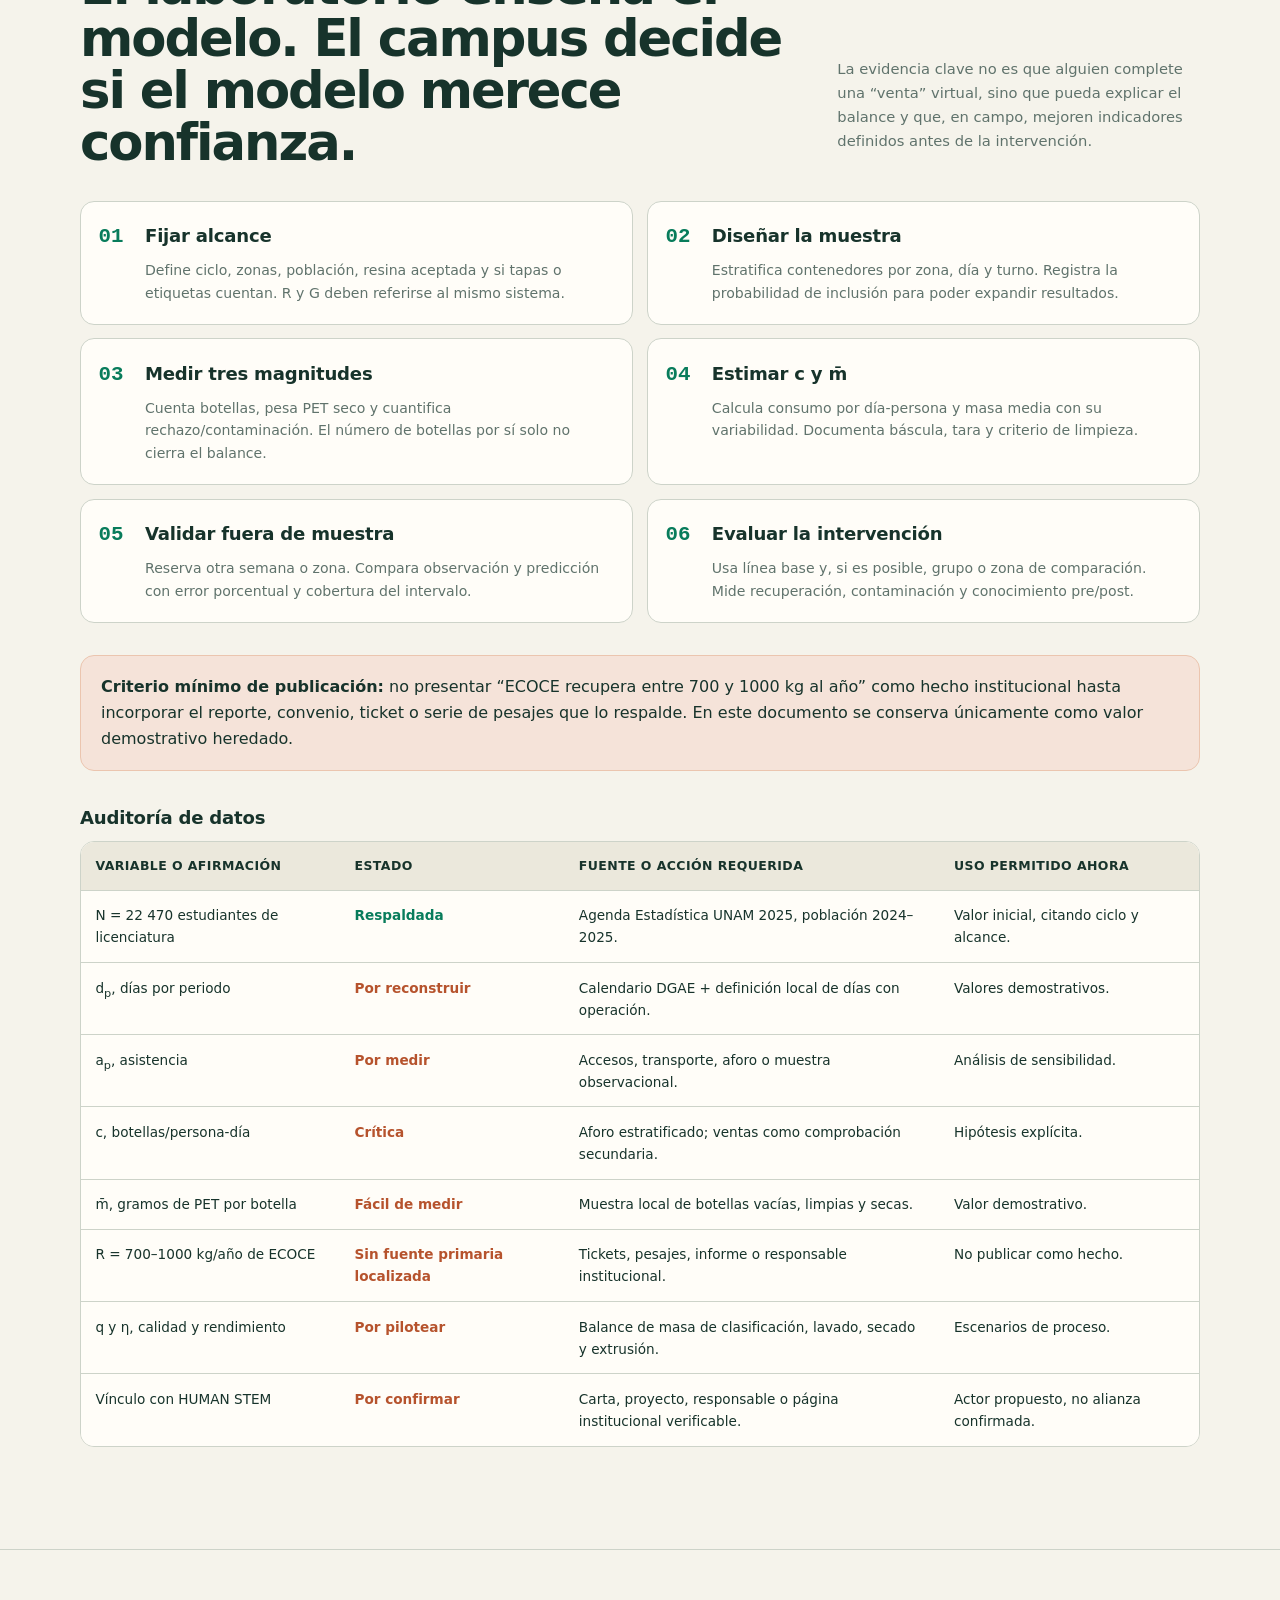
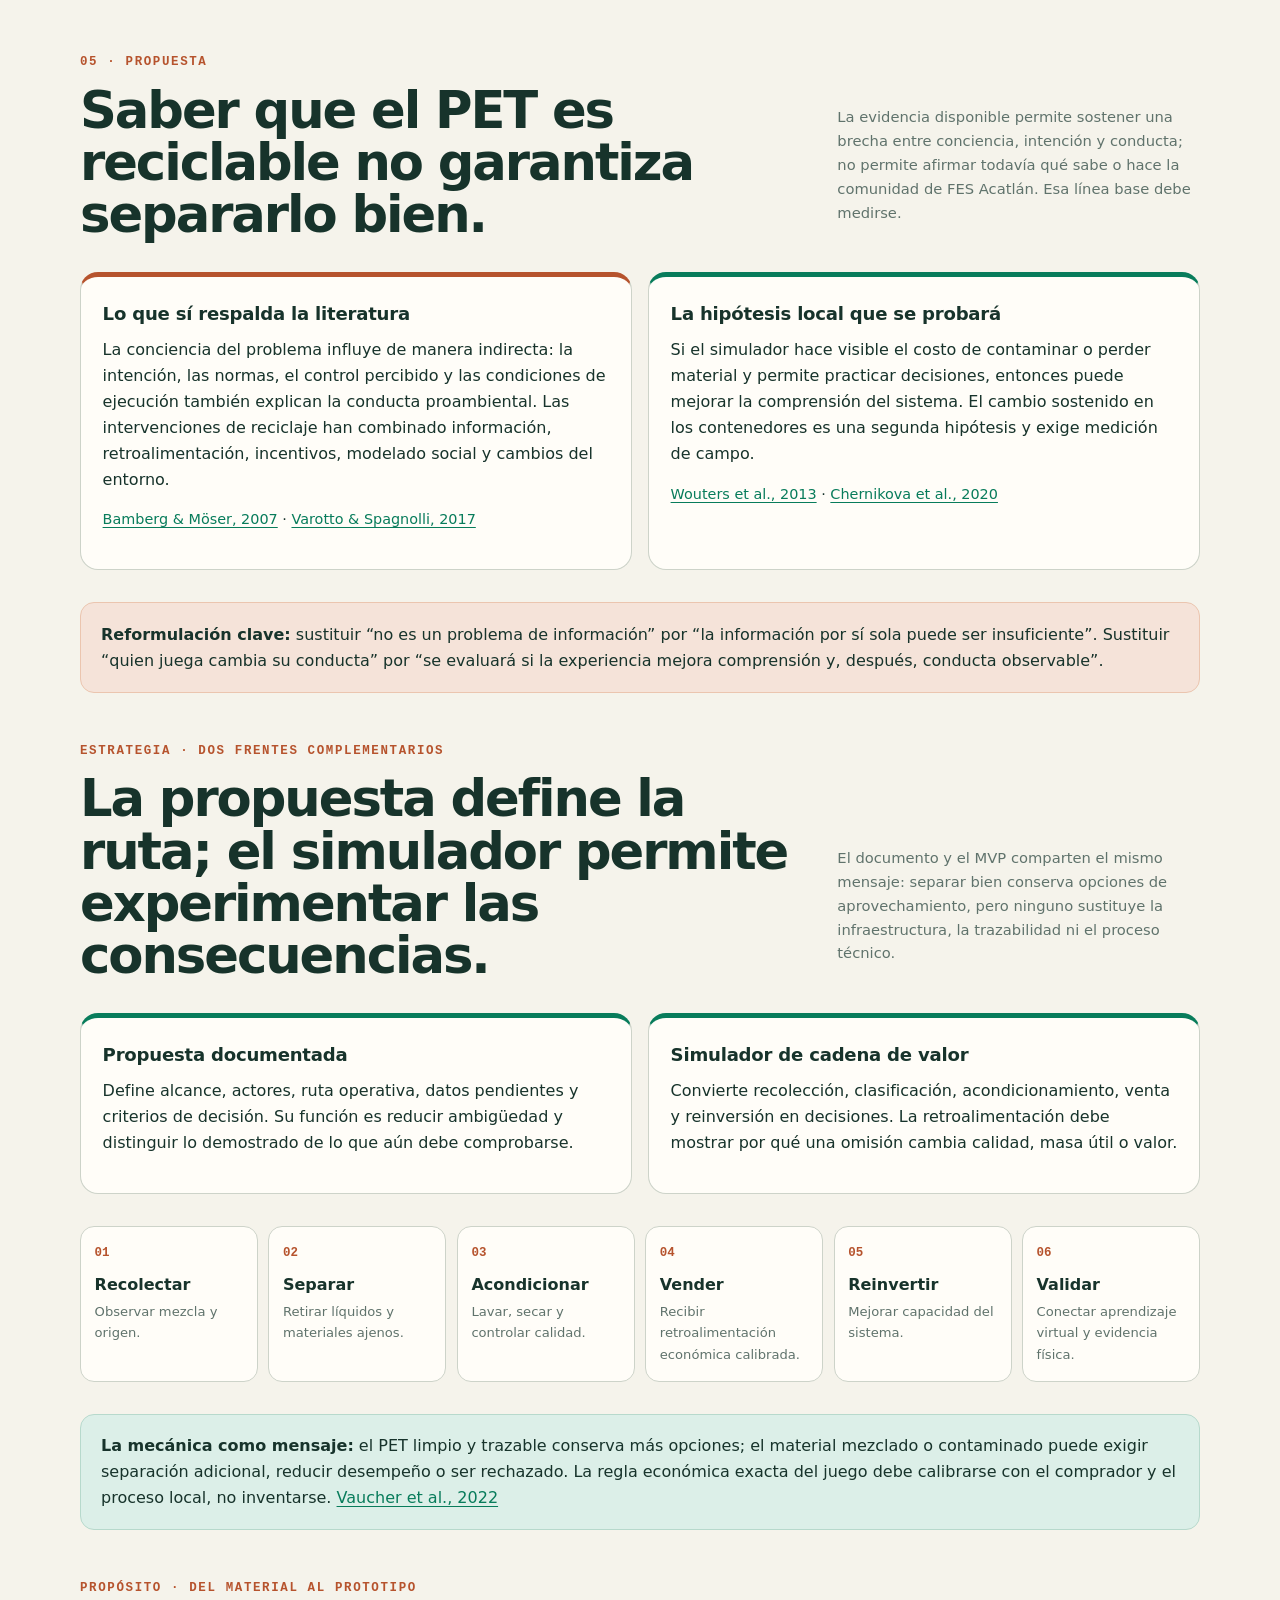
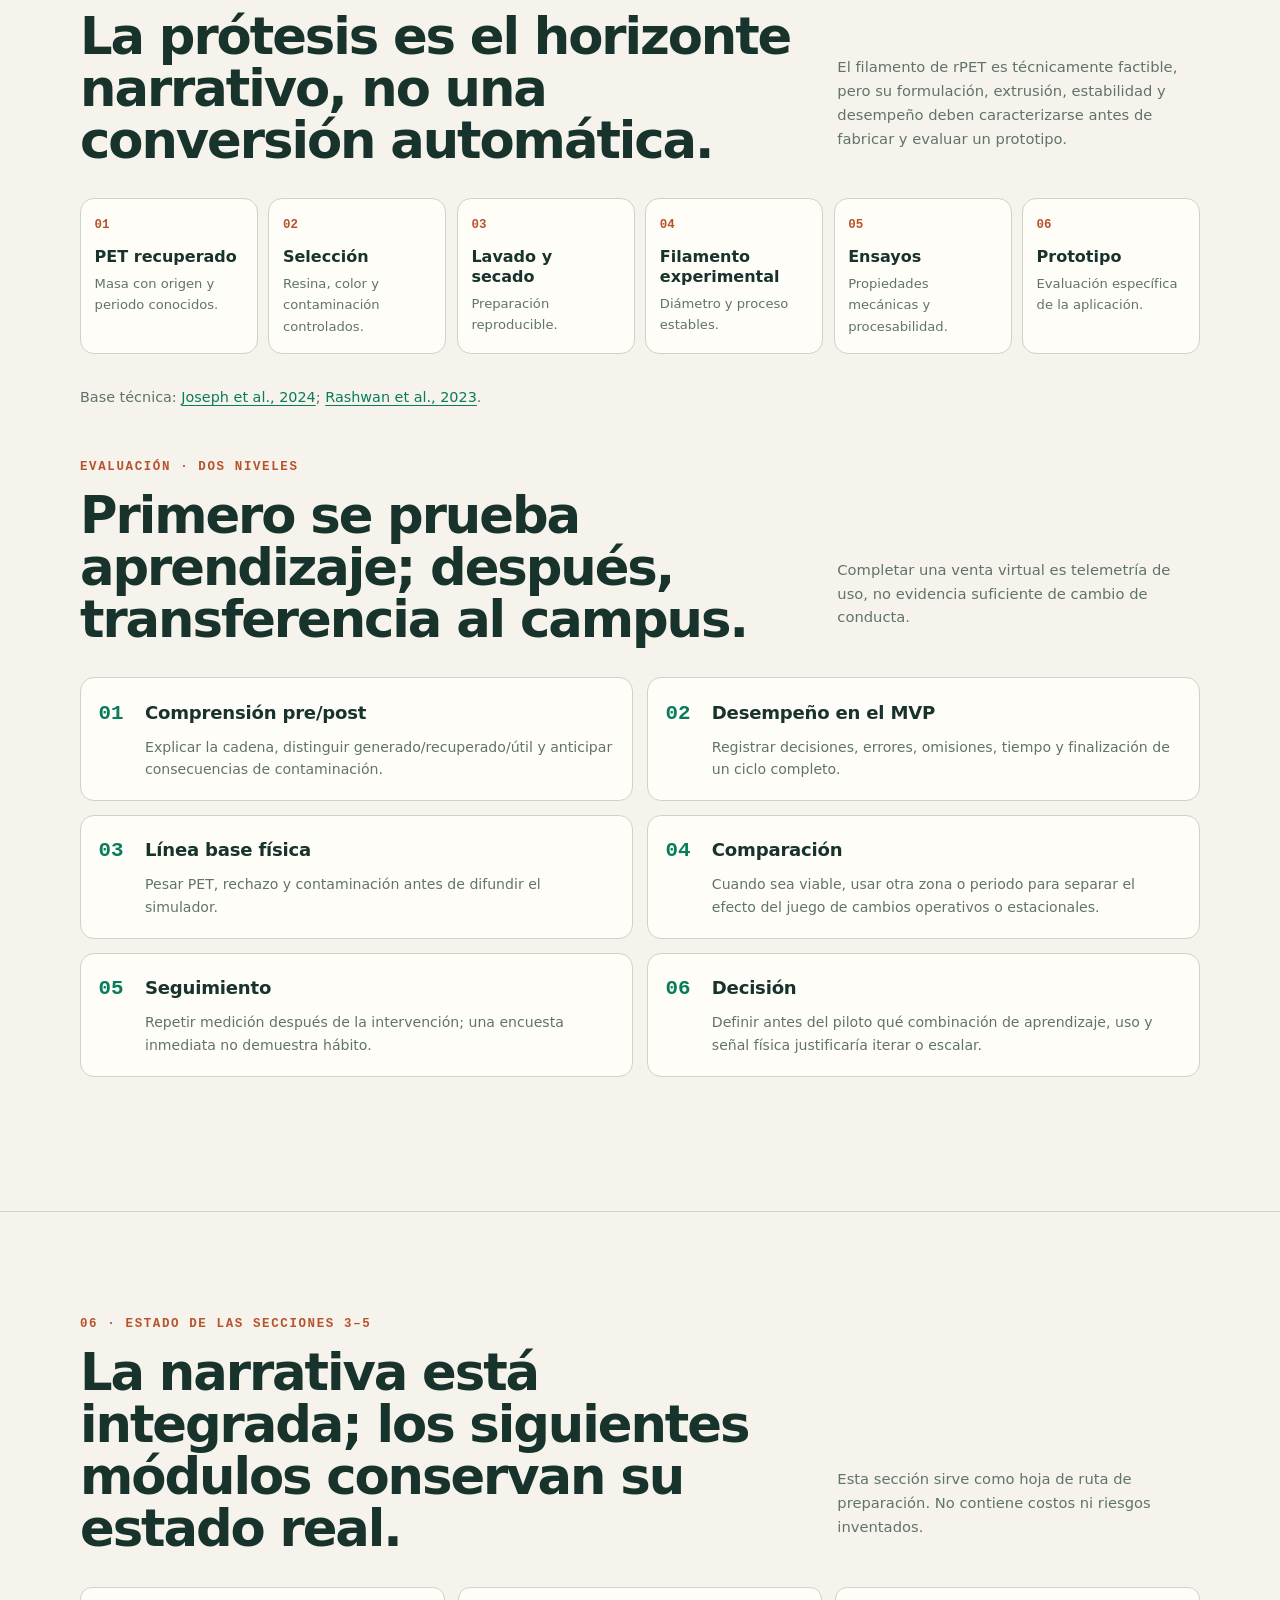
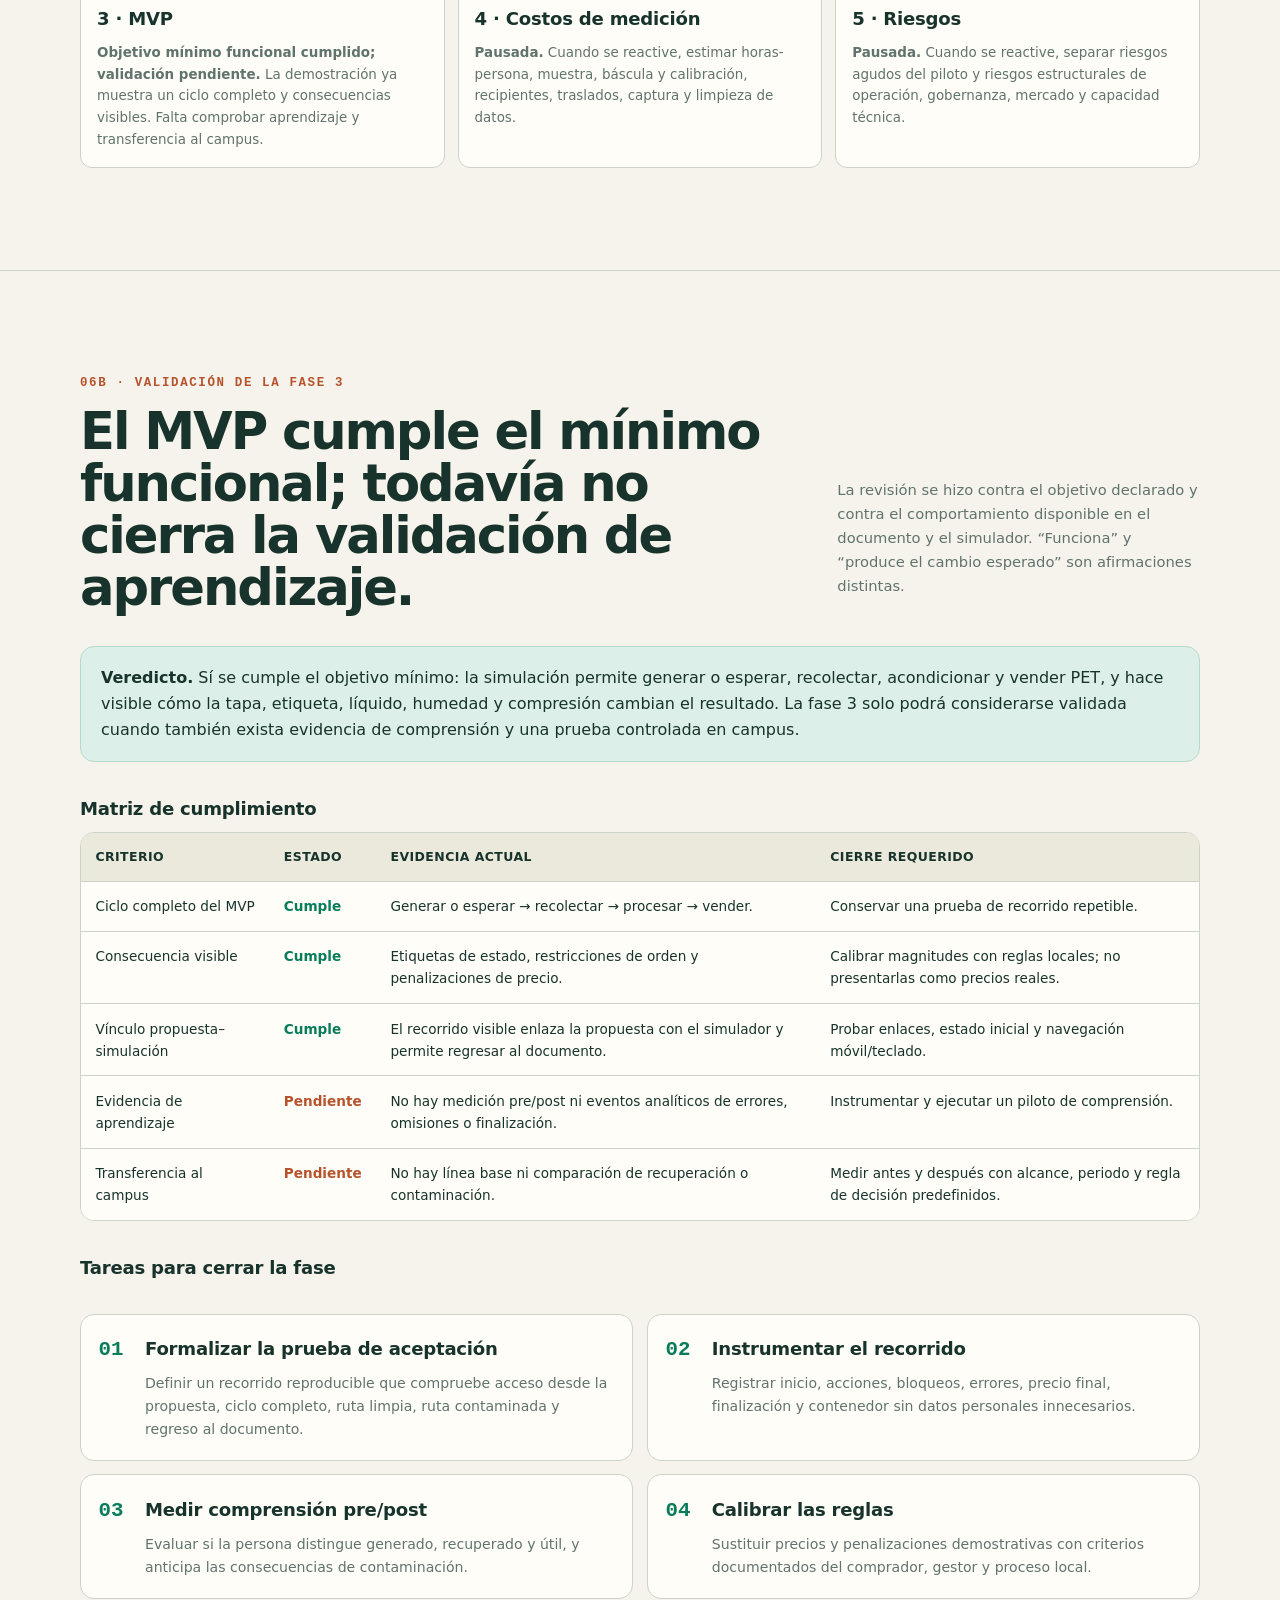
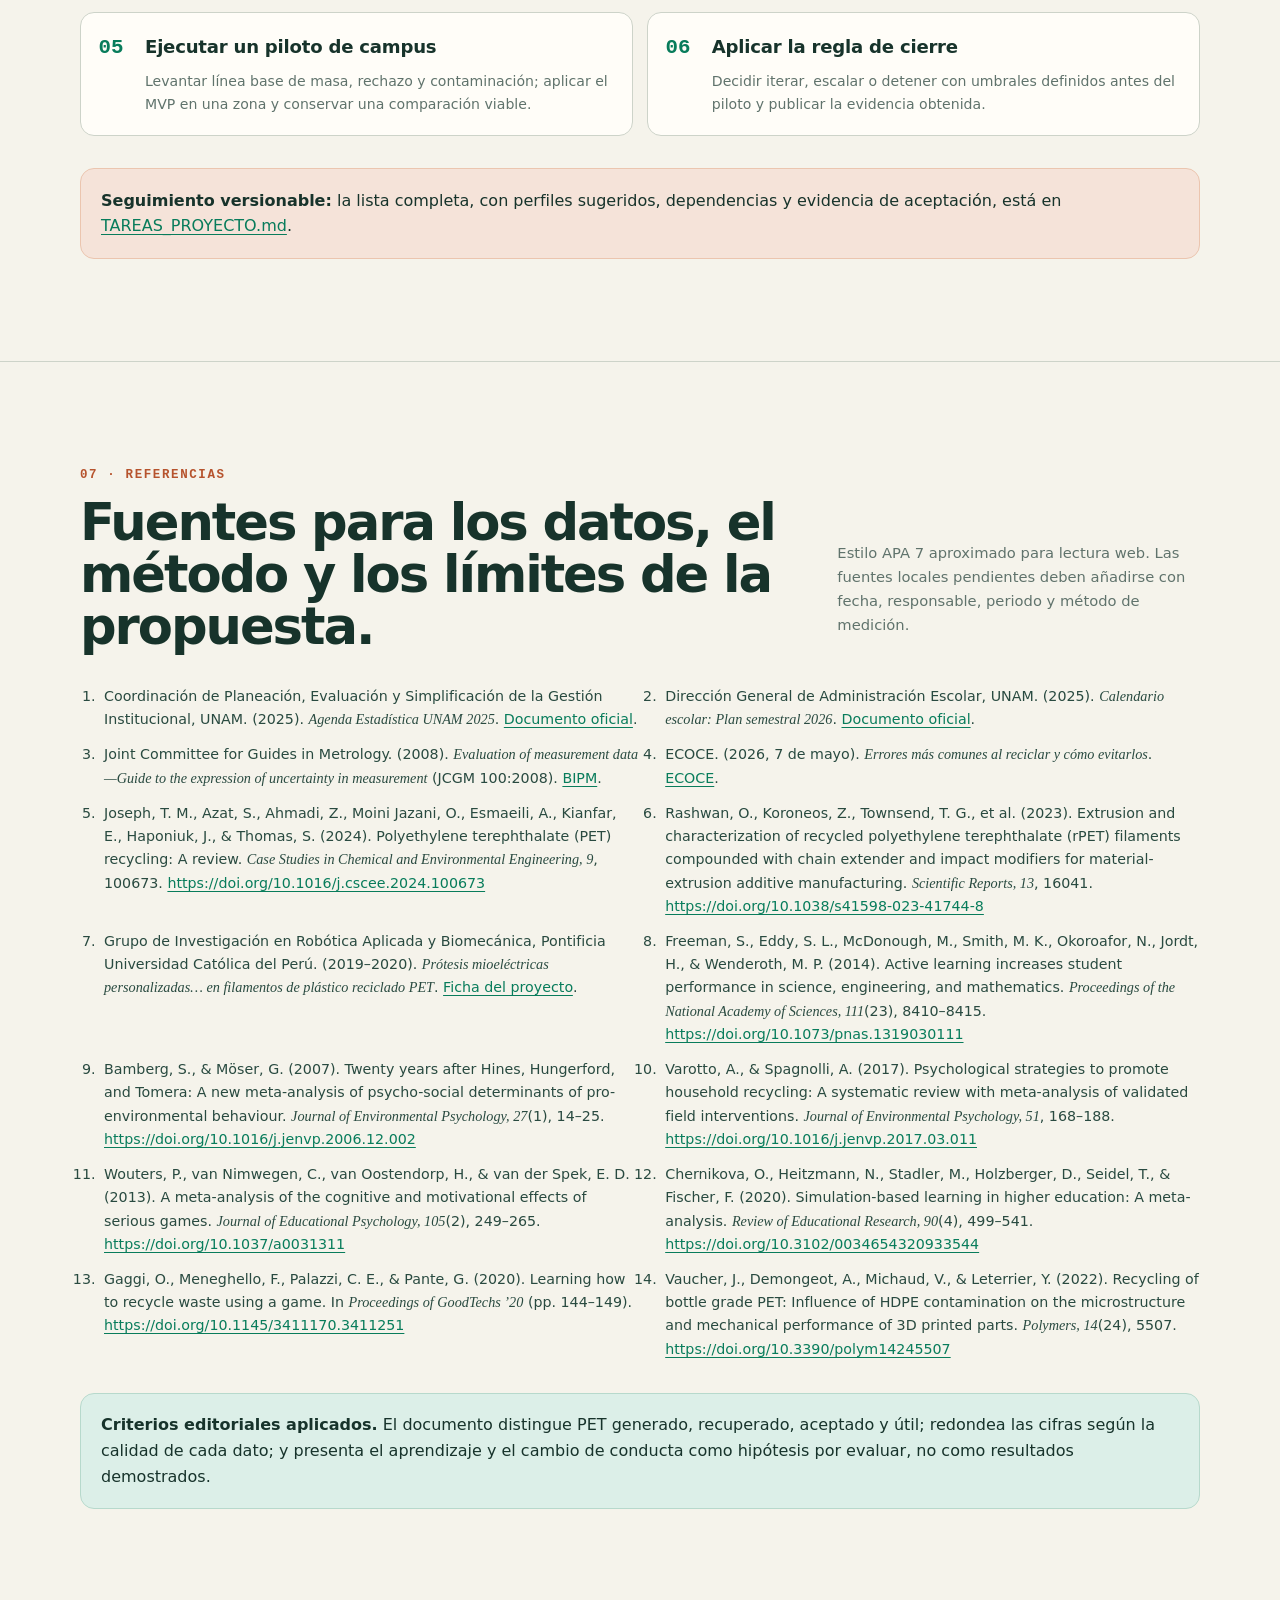
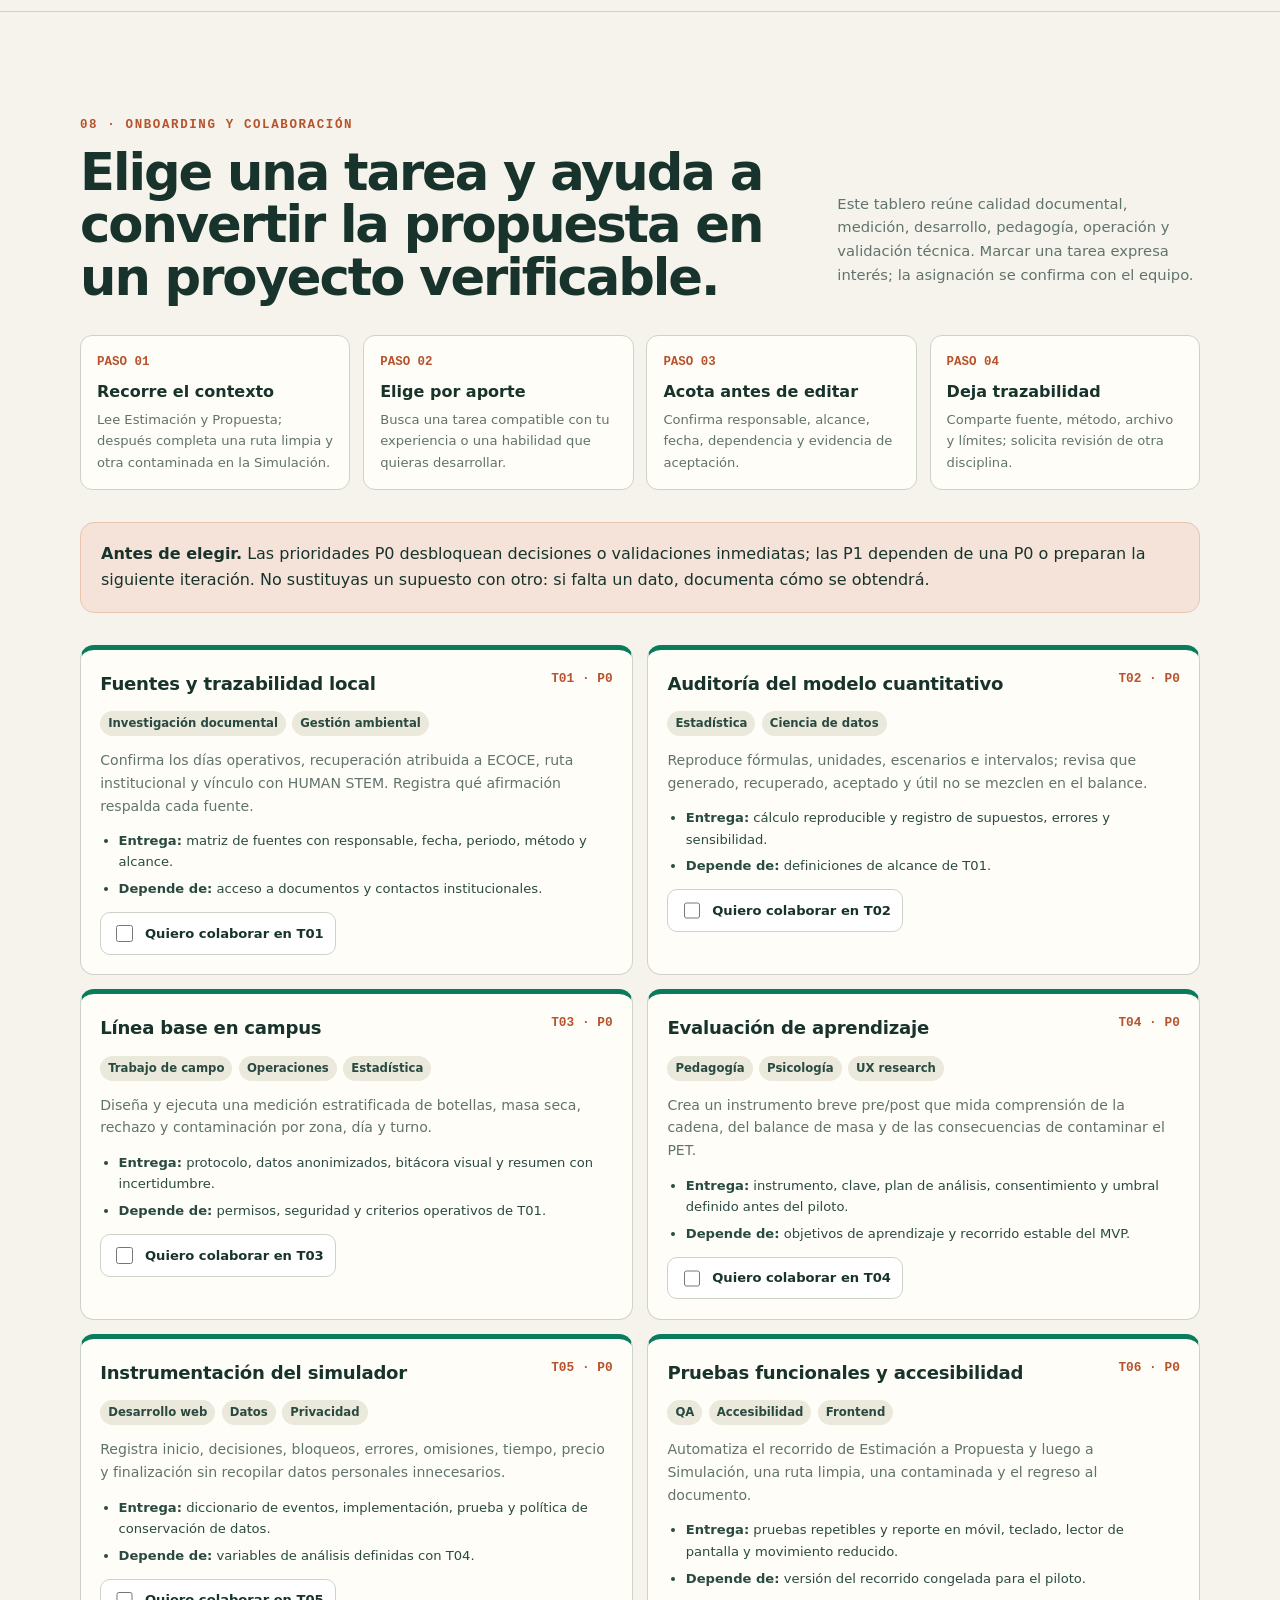
<file: presentacion.html>
<!DOCTYPE html>
<html lang="es">
<head>
  <meta charset="utf-8">
  <meta name="viewport" content="width=device-width, initial-scale=1">
  <meta name="description" content="Estimación, propuesta y simulación del proyecto PET en FES Acatlán, con un tablero de colaboración multidisciplinaria.">
  <title>El PET de Acatlán | Estimación y propuesta</title>
  <style>
    :root {
      --ink: #17332b;
      --ink-2: #294a40;
      --paper: #f5f3eb;
      --paper-2: #ebe8dc;
      --card: #fffdf8;
      --green: #087c5b;
      --green-2: #0ca576;
      --green-soft: #dcefe8;
      --rust: #b6532d;
      --rust-soft: #f5e3d9;
      --red: #b53737;
      --red-soft: #f5dddd;
      --gold: #c18a21;
      --line: #cdd3c9;
      --muted: #60736c;
      --shadow: 0 18px 50px rgba(23, 51, 43, 0.09);
      --radius: 18px;
      --mono: ui-monospace, SFMono-Regular, Menlo, Monaco, Consolas, "Liberation Mono", monospace;
      --sans: Inter, ui-sans-serif, system-ui, -apple-system, BlinkMacSystemFont, "Segoe UI", sans-serif;
      --serif: Iowan Old Style, Baskerville, "Times New Roman", serif;
    }

    * { box-sizing: border-box; }
    html { scroll-behavior: smooth; }
    body {
      margin: 0;
      color: var(--ink);
      background:
        radial-gradient(circle at 90% 0%, rgba(12, 165, 118, 0.09), transparent 30rem),
        var(--paper);
      font-family: var(--sans);
      line-height: 1.62;
    }
    a { color: var(--green); text-underline-offset: 0.18em; }
    a:hover { color: var(--rust); }
    button, input { font: inherit; }
    button { cursor: pointer; }
    code, .mono { font-family: var(--mono); }
    .skip {
      position: absolute;
      left: -9999px;
      top: 0;
      z-index: 100;
      padding: 0.8rem 1rem;
      color: #fff;
      background: var(--ink);
    }
    .skip:focus { left: 1rem; top: 1rem; }
    .wrap { width: min(1120px, calc(100% - 2rem)); margin: 0 auto; }
    .eyebrow {
      margin: 0 0 0.7rem;
      color: var(--rust);
      font-family: var(--mono);
      font-size: 0.78rem;
      font-weight: 700;
      letter-spacing: 0.13em;
      text-transform: uppercase;
    }
    .muted { color: var(--muted); }
    .small { font-size: 0.9rem; }
    .kicker {
      max-width: 760px;
      margin: 1.15rem 0 0;
      color: var(--ink-2);
      font-family: var(--serif);
      font-size: clamp(1.13rem, 2.5vw, 1.4rem);
    }
    .pill {
      display: inline-flex;
      align-items: center;
      gap: 0.45rem;
      padding: 0.3rem 0.64rem;
      border: 1px solid var(--line);
      border-radius: 999px;
      background: var(--card);
      color: var(--ink-2);
      font-size: 0.78rem;
      font-weight: 700;
    }
    .pill::before {
      width: 0.55rem;
      height: 0.55rem;
      border-radius: 50%;
      background: var(--gold);
      content: "";
    }
    .pill.verified::before { background: var(--green-2); }
    .pill.pending::before { background: var(--rust); }

    header.hero {
      padding: clamp(4.2rem, 10vw, 8rem) 0 3rem;
    }
    .hero h1 {
      max-width: 880px;
      margin: 0;
      font-size: clamp(2.7rem, 7.5vw, 6.6rem);
      font-weight: 760;
      letter-spacing: -0.055em;
      line-height: 0.94;
    }
    .hero h1 em { color: var(--green); font-style: normal; }
    .hero-meta {
      display: flex;
      flex-wrap: wrap;
      gap: 0.6rem;
      margin-top: 1.6rem;
    }
    .hero-note {
      max-width: 760px;
      margin-top: 1.5rem;
      padding: 1rem 1.1rem;
      border-left: 4px solid var(--rust);
      background: var(--rust-soft);
      color: var(--ink-2);
    }

    .journey-nav {
      display: grid;
      grid-template-columns: repeat(4, minmax(0, 1fr));
      gap: 0.75rem;
      max-width: 920px;
      margin-top: 2rem;
    }
    .journey-nav a {
      display: grid;
      gap: 0.2rem;
      padding: 0.9rem 1rem;
      border: 1px solid var(--line);
      border-radius: 14px;
      background: var(--card);
      color: var(--ink-2);
      text-decoration: none;
    }
    .journey-nav a:hover,
    .journey-nav a:focus-visible {
      border-color: var(--green);
      color: var(--green);
    }
    .journey-nav a[aria-current="page"] {
      border-color: var(--ink);
      background: var(--ink);
      color: #fffdf8;
    }
    .journey-nav strong { font-size: 0.88rem; }
    .journey-nav span { font-size: 0.76rem; opacity: 0.78; }

    .topnav {
      position: sticky;
      top: 0;
      z-index: 20;
      border-block: 1px solid rgba(205, 211, 201, 0.9);
      background: rgba(245, 243, 235, 0.93);
      backdrop-filter: blur(12px);
    }
    .topnav .wrap {
      display: flex;
      gap: 1rem;
      overflow-x: auto;
      padding-block: 0.75rem;
      scrollbar-width: thin;
    }
    .topnav a {
      flex: none;
      color: var(--ink-2);
      font-size: 0.84rem;
      font-weight: 750;
      text-decoration: none;
    }
    .topnav a:hover { color: var(--green); }

    main section { padding: clamp(3.6rem, 8vw, 6.5rem) 0; }
    main section + section { border-top: 1px solid var(--line); }
    .section-head {
      display: grid;
      grid-template-columns: minmax(0, 2fr) minmax(240px, 1fr);
      gap: 2rem;
      align-items: end;
      margin-bottom: 2rem;
    }
    h2 {
      max-width: 800px;
      margin: 0;
      font-size: clamp(2rem, 4vw, 3.7rem);
      letter-spacing: -0.04em;
      line-height: 1.02;
    }
    h3 {
      margin: 0 0 0.55rem;
      font-size: 1.13rem;
      letter-spacing: -0.012em;
    }
    p { margin: 0 0 1rem; }
    .section-aside { color: var(--muted); font-size: 0.92rem; }
    .subsection-head { margin-top: 3rem; }
    .applied-criteria { margin-top: 2rem; }
    .task-source-link { margin-top: 1rem; }

    .thesis {
      display: grid;
      grid-template-columns: repeat(2, minmax(0, 1fr));
      gap: 1rem;
      margin-bottom: 2rem;
    }
    .thesis > div {
      padding: 1.35rem;
      border: 1px solid var(--line);
      border-radius: var(--radius);
      background: var(--card);
    }
    .thesis .old { border-top: 5px solid var(--rust); }
    .thesis .new { border-top: 5px solid var(--green); }

    .chain {
      display: grid;
      grid-template-columns: repeat(6, minmax(0, 1fr));
      gap: 0.65rem;
      margin: 2rem 0;
      padding: 0;
      list-style: none;
      counter-reset: chain;
    }
    .chain li {
      position: relative;
      min-height: 126px;
      padding: 1rem 0.85rem;
      border: 1px solid var(--line);
      border-radius: 14px;
      background: var(--card);
      counter-increment: chain;
    }
    .chain li::before {
      display: block;
      margin-bottom: 0.7rem;
      color: var(--rust);
      font-family: var(--mono);
      font-size: 0.78rem;
      font-weight: 700;
      content: "0" counter(chain);
    }
    .chain strong { display: block; line-height: 1.25; }
    .chain span { display: block; margin-top: 0.4rem; color: var(--muted); font-size: 0.82rem; }

    .callout {
      padding: 1.15rem 1.25rem;
      border: 1px solid #b7d9cc;
      border-radius: 14px;
      background: var(--green-soft);
    }
    .callout.warning {
      border-color: #ebc5af;
      background: var(--rust-soft);
    }
    .callout strong { color: var(--ink); }

    .equation-card {
      overflow: hidden;
      border: 1px solid var(--line);
      border-radius: var(--radius);
      background: var(--card);
      box-shadow: var(--shadow);
    }
    .equation-main { padding: clamp(1.4rem, 4vw, 2.6rem); }
    .equation {
      margin: 0.8rem 0 1rem;
      overflow-wrap: anywhere;
      color: var(--ink);
      font-family: var(--mono);
      font-size: clamp(1.25rem, 3.2vw, 2.35rem);
      font-weight: 750;
      letter-spacing: -0.045em;
    }
    .equation .hi { color: var(--green); }
    .equation-sub {
      display: grid;
      grid-template-columns: repeat(3, minmax(0, 1fr));
      border-top: 1px solid var(--line);
    }
    .equation-sub > div { padding: 1.2rem; }
    .equation-sub > div + div { border-left: 1px solid var(--line); }
    .equation-sub code {
      display: block;
      margin-top: 0.5rem;
      color: var(--green);
      font-size: 0.82rem;
    }

    .symbol-grid {
      display: grid;
      grid-template-columns: repeat(4, minmax(0, 1fr));
      gap: 0.75rem;
      margin-top: 1.5rem;
    }
    .symbol {
      padding: 1rem;
      border: 1px solid var(--line);
      border-radius: 12px;
      background: var(--paper);
    }
    .symbol b {
      display: block;
      color: var(--green);
      font-family: var(--mono);
      font-size: 1.1rem;
    }
    .symbol span { color: var(--muted); font-size: 0.84rem; }

    .corrections {
      display: grid;
      grid-template-columns: repeat(2, minmax(0, 1fr));
      gap: 0.8rem;
      margin-top: 2rem;
    }
    .correction {
      padding: 1.1rem;
      border-left: 4px solid var(--green);
      background: var(--green-soft);
    }
    .correction .before {
      display: block;
      margin-bottom: 0.35rem;
      color: var(--red);
      font-size: 0.82rem;
      font-weight: 750;
      text-decoration: line-through;
    }
    .correction .after { font-weight: 700; }
    .correction p { margin: 0.5rem 0 0; color: var(--ink-2); font-size: 0.9rem; }

    .lab-shell {
      padding: clamp(1rem, 3vw, 2rem);
      border-radius: 26px;
      background: var(--ink);
      color: #f7f5ed;
      box-shadow: var(--shadow);
    }
    .lab-head {
      display: flex;
      flex-wrap: wrap;
      gap: 1rem;
      align-items: end;
      justify-content: space-between;
      margin-bottom: 1.2rem;
    }
    .lab-head h3 { max-width: 650px; margin: 0; font-size: clamp(1.45rem, 3vw, 2.2rem); }
    .lab-shell .eyebrow { color: #e1c2ac; }
    .scenario-buttons { display: flex; flex-wrap: wrap; gap: 0.5rem; }
    .scenario-buttons button,
    .quiz button {
      padding: 0.58rem 0.82rem;
      border: 1px solid #698078;
      border-radius: 10px;
      color: #f7f5ed;
      background: #28463d;
      font-weight: 750;
    }
    .scenario-buttons button:hover,
    .scenario-buttons button:focus-visible,
    .quiz button:hover,
    .quiz button:focus-visible { border-color: #7ee0bb; background: #305b4d; }
    .scenario-buttons button[aria-pressed="true"] {
      border-color: #7ee0bb;
      color: #112e25;
      background: #7ee0bb;
    }

    .lab-grid {
      display: grid;
      grid-template-columns: minmax(270px, 0.78fr) minmax(0, 1.45fr);
      gap: 1.2rem;
      align-items: start;
    }
    .controls {
      padding: 1rem;
      border: 1px solid #486158;
      border-radius: 16px;
      background: #1f3b32;
    }
    .control { margin-bottom: 1.15rem; }
    .control:last-child { margin-bottom: 0; }
    .control-top {
      display: flex;
      gap: 0.7rem;
      align-items: baseline;
      justify-content: space-between;
      margin-bottom: 0.3rem;
    }
    .control label { color: #e8eee9; font-size: 0.86rem; font-weight: 700; }
    .control output { color: #7ee0bb; font-family: var(--mono); font-size: 0.88rem; font-weight: 750; }
    .control input[type="range"] { width: 100%; accent-color: #35c894; }
    .control small { display: block; color: #aabbb5; font-size: 0.73rem; }
    .control .source { color: #e1c2ac; }
    details {
      margin-top: 0.85rem;
      border-top: 1px solid #486158;
      padding-top: 0.8rem;
    }
    summary { color: #d9e6df; font-size: 0.84rem; font-weight: 750; cursor: pointer; }
    .detail-inner { padding-top: 0.9rem; }
    .period-label {
      margin: 1rem 0 0.45rem;
      color: #e1c2ac;
      font-family: var(--mono);
      font-size: 0.73rem;
      font-weight: 700;
      letter-spacing: 0.07em;
      text-transform: uppercase;
    }

    .readout { min-width: 0; }
    .stats {
      display: grid;
      grid-template-columns: repeat(3, minmax(0, 1fr));
      gap: 0.7rem;
      margin-bottom: 0.8rem;
    }
    .stat {
      min-width: 0;
      padding: 1rem;
      border: 1px solid #486158;
      border-radius: 14px;
      background: #1f3b32;
    }
    .stat span { display: block; color: #aabbb5; font-size: 0.74rem; }
    .stat strong {
      display: block;
      overflow-wrap: anywhere;
      margin-top: 0.2rem;
      color: #fffdf8;
      font-size: clamp(1.15rem, 2.7vw, 1.75rem);
      letter-spacing: -0.035em;
    }
    .stat small { display: block; margin-top: 0.25rem; color: #aabbb5; font-size: 0.72rem; }

    .model-live,
    .balance,
    .uncertainty {
      margin-top: 0.8rem;
      padding: 1rem;
      border: 1px solid #486158;
      border-radius: 14px;
      background: #1f3b32;
    }
    .model-live code {
      display: block;
      overflow-wrap: anywhere;
      color: #7ee0bb;
      font-size: 0.86rem;
      line-height: 1.7;
    }
    .balance-title,
    .uncertainty-title {
      display: flex;
      flex-wrap: wrap;
      gap: 0.7rem;
      align-items: baseline;
      justify-content: space-between;
      margin-bottom: 0.75rem;
      color: #dfe9e3;
      font-size: 0.82rem;
      font-weight: 750;
    }
    .bar {
      display: flex;
      min-height: 62px;
      overflow: hidden;
      border-radius: 10px;
      background: #331f22;
    }
    .bar-part {
      display: flex;
      min-width: 0;
      align-items: center;
      justify-content: center;
      padding: 0.4rem;
      transition: width 250ms ease;
    }
    .bar-part span {
      overflow: hidden;
      font-size: 0.75rem;
      font-weight: 800;
      text-overflow: ellipsis;
      white-space: nowrap;
    }
    .recovered { color: #102f25; background: #35c894; }
    .lost { color: #fff4f2; background: #a73d3d; }
    .legend {
      display: flex;
      flex-wrap: wrap;
      gap: 0.8rem 1rem;
      margin-top: 0.7rem;
      color: #bac9c3;
      font-size: 0.76rem;
    }
    .legend i {
      display: inline-block;
      width: 0.68rem;
      height: 0.68rem;
      margin-right: 0.35rem;
      border-radius: 3px;
      vertical-align: -0.03rem;
    }
    .legend .rec-swatch { background: #35c894; }
    .legend .lost-swatch { background: #a73d3d; }
    .whisker {
      position: relative;
      height: 54px;
      margin: 1.2rem 1rem 0;
    }
    .whisker-track {
      position: absolute;
      top: 20px;
      left: 0;
      width: 100%;
      height: 7px;
      border-radius: 7px;
      background: #476057;
    }
    .whisker-range {
      position: absolute;
      top: 20px;
      left: 8%;
      width: 84%;
      height: 7px;
      border-radius: 7px;
      background: #d1a14f;
    }
    .whisker-dot {
      position: absolute;
      top: 12px;
      left: 50%;
      width: 22px;
      height: 22px;
      border: 4px solid #1f3b32;
      border-radius: 50%;
      background: #7ee0bb;
      transform: translateX(-50%);
    }
    .whisker-label {
      position: absolute;
      top: 33px;
      color: #c0cec8;
      font-family: var(--mono);
      font-size: 0.7rem;
      transform: translateX(-50%);
      white-space: nowrap;
    }
    .whisker-label.low { left: 8%; }
    .whisker-label.mid { left: 50%; }
    .whisker-label.high { left: 92%; }
    .status {
      margin-top: 0.8rem;
      padding: 0.85rem 0.95rem;
      border-left: 4px solid #d1a14f;
      background: #2d443c;
      color: #e4ebe7;
      font-size: 0.85rem;
    }
    .status.ok { border-color: #35c894; }
    .status.error { border-color: #e36969; background: #4d2929; }
    .uncertainty-note { margin: 0.5rem 0 0; color: #bac9c3; }

    .quiz {
      margin-top: 1.2rem;
      padding: 1rem;
      border: 1px solid #486158;
      border-radius: 16px;
      background: #1f3b32;
    }
    .quiz h3 { color: #f7f5ed; }
    .quiz-grid {
      display: grid;
      grid-template-columns: repeat(3, minmax(0, 1fr));
      gap: 0.8rem;
    }
    .quiz fieldset {
      min-width: 0;
      margin: 0;
      padding: 0.9rem;
      border: 1px solid #486158;
      border-radius: 12px;
    }
    .quiz legend { padding: 0 0.25rem; color: #e8eee9; font-size: 0.82rem; font-weight: 750; }
    .quiz label { display: block; margin: 0.45rem 0; color: #cbd8d2; font-size: 0.8rem; }
    .quiz input { margin-right: 0.35rem; accent-color: #35c894; }
    .quiz-actions { display: flex; flex-wrap: wrap; gap: 0.8rem; align-items: center; margin-top: 0.9rem; }
    #quiz-feedback { color: #dce9e3; font-size: 0.84rem; }

    .protocol {
      display: grid;
      grid-template-columns: repeat(2, minmax(0, 1fr));
      gap: 0.85rem;
      margin: 2rem 0;
      counter-reset: protocol;
    }
    .protocol article {
      position: relative;
      padding: 1.2rem 1.2rem 1.2rem 4rem;
      border: 1px solid var(--line);
      border-radius: 14px;
      background: var(--card);
      counter-increment: protocol;
    }
    .protocol article::before {
      position: absolute;
      top: 1.15rem;
      left: 1.1rem;
      color: var(--green);
      font-family: var(--mono);
      font-size: 1.3rem;
      font-weight: 800;
      content: "0" counter(protocol);
    }
    .protocol article p { margin: 0; color: var(--muted); font-size: 0.88rem; }

    .table-wrap { overflow-x: auto; border: 1px solid var(--line); border-radius: 14px; }
    table { width: 100%; min-width: 760px; border-collapse: collapse; background: var(--card); }
    th, td { padding: 0.85rem 0.9rem; border-bottom: 1px solid var(--line); text-align: left; vertical-align: top; }
    th { background: var(--paper-2); font-size: 0.78rem; letter-spacing: 0.035em; text-transform: uppercase; }
    td { font-size: 0.85rem; }
    tbody tr:last-child td { border-bottom: 0; }
    .state { font-weight: 800; }
    .state.ok { color: var(--green); }
    .state.pending { color: var(--rust); }
    .audit-title { margin-top: 2rem; }

    .refs {
      display: grid;
      grid-template-columns: repeat(2, minmax(0, 1fr));
      gap: 0.8rem 1.4rem;
      margin: 0;
      padding-left: 1.25rem;
    }
    .refs li { padding-left: 0.25rem; color: var(--ink-2); font-size: 0.89rem; }
    .refs em { font-family: var(--serif); }
    .editorial-notes {
      display: grid;
      grid-template-columns: repeat(3, minmax(0, 1fr));
      gap: 0.8rem;
      margin-top: 2rem;
    }
    .editorial-notes > div {
      padding: 1rem;
      border: 1px solid var(--line);
      border-radius: 12px;
      background: var(--card);
    }
    .editorial-notes p { margin: 0; color: var(--muted); font-size: 0.84rem; }

    .onboarding-steps {
      display: grid;
      grid-template-columns: repeat(4, minmax(0, 1fr));
      gap: 0.8rem;
      margin: 2rem 0;
      padding: 0;
      list-style: none;
      counter-reset: onboarding;
    }
    .onboarding-steps li {
      padding: 1rem;
      border: 1px solid var(--line);
      border-radius: 12px;
      background: var(--card);
      counter-increment: onboarding;
    }
    .onboarding-steps li::before {
      display: block;
      margin-bottom: 0.45rem;
      color: var(--rust);
      font-family: var(--mono);
      font-size: 0.78rem;
      font-weight: 800;
      content: "PASO 0" counter(onboarding);
    }
    .onboarding-steps strong { display: block; margin-bottom: 0.25rem; }
    .onboarding-steps span { display: block; color: var(--muted); font-size: 0.82rem; }

    .task-board {
      display: grid;
      grid-template-columns: repeat(2, minmax(0, 1fr));
      gap: 0.9rem;
      margin: 2rem 0;
    }
    .task-card {
      display: grid;
      align-content: start;
      gap: 0.8rem;
      padding: 1.2rem;
      border: 1px solid var(--line);
      border-top: 5px solid var(--green);
      border-radius: 14px;
      background: var(--card);
    }
    .task-card:has(input:checked) {
      border-color: var(--green);
      background: var(--green-soft);
      box-shadow: 0 0 0 2px rgba(8, 124, 91, 0.12);
    }
    .task-card header {
      display: flex;
      gap: 0.8rem;
      align-items: flex-start;
      justify-content: space-between;
    }
    .task-card h3 { margin: 0; }
    .task-id {
      flex: none;
      color: var(--rust);
      font-family: var(--mono);
      font-size: 0.8rem;
      font-weight: 800;
    }
    .task-meta { display: flex; flex-wrap: wrap; gap: 0.4rem; }
    .task-meta span {
      padding: 0.2rem 0.5rem;
      border-radius: 999px;
      background: var(--paper-2);
      color: var(--ink-2);
      font-size: 0.73rem;
      font-weight: 750;
    }
    .task-card p { margin: 0; color: var(--muted); font-size: 0.88rem; }
    .task-card ul { margin: 0; padding-left: 1.15rem; color: var(--ink-2); font-size: 0.82rem; }
    .task-card li + li { margin-top: 0.35rem; }
    .task-choice {
      display: flex;
      gap: 0.55rem;
      align-items: center;
      width: fit-content;
      margin-top: auto;
      padding: 0.55rem 0.7rem;
      border: 1px solid var(--line);
      border-radius: 10px;
      background: #fff;
      color: var(--ink);
      font-size: 0.82rem;
      font-weight: 800;
      cursor: pointer;
    }
    .task-choice input { width: 1.05rem; height: 1.05rem; accent-color: var(--green); }

    .selection-panel {
      display: grid;
      grid-template-columns: minmax(0, 1fr) minmax(250px, 0.55fr);
      gap: 1rem;
      align-items: start;
      padding: 1.25rem;
      border-radius: 16px;
      background: var(--ink);
      color: #f7f5ed;
    }
    .selection-panel h3 { color: #fff; }
    .selection-panel p { margin-bottom: 0.7rem; color: #c9d6d0; font-size: 0.85rem; }
    .selection-panel ul { margin: 0; padding-left: 1.2rem; color: #e2ebe7; font-size: 0.85rem; }
    .selection-form { display: grid; gap: 0.55rem; }
    .selection-form label { color: #dce7e2; font-size: 0.76rem; font-weight: 750; }
    .selection-form input {
      width: 100%;
      margin-top: 0.2rem;
      padding: 0.62rem 0.7rem;
      border: 1px solid #698078;
      border-radius: 9px;
      background: #fffdf8;
      color: var(--ink);
    }
    .selection-form button {
      padding: 0.65rem 0.8rem;
      border: 1px solid #7ee0bb;
      border-radius: 9px;
      background: #7ee0bb;
      color: #112e25;
      font-weight: 800;
    }
    .selection-form button:disabled { cursor: not-allowed; opacity: 0.5; }
    #selection-status { min-height: 1.3em; margin: 0; color: #e1c2ac; font-size: 0.78rem; }

    footer {
      padding: 2.2rem 0 3rem;
      border-top: 1px solid var(--line);
      color: var(--muted);
      font-size: 0.82rem;
    }
    footer strong { color: var(--ink); }

    @media (max-width: 900px) {
      .section-head, .lab-grid { grid-template-columns: 1fr; }
      .chain { grid-template-columns: repeat(3, minmax(0, 1fr)); }
      .symbol-grid { grid-template-columns: repeat(2, minmax(0, 1fr)); }
      .quiz-grid { grid-template-columns: 1fr; }
      .onboarding-steps { grid-template-columns: repeat(2, minmax(0, 1fr)); }
    }
    @media (max-width: 680px) {
      .thesis, .corrections, .protocol, .refs, .editorial-notes, .task-board, .selection-panel { grid-template-columns: 1fr; }
      .journey-nav { grid-template-columns: 1fr; }
      .chain { grid-template-columns: repeat(2, minmax(0, 1fr)); }
      .equation-sub, .stats { grid-template-columns: 1fr; }
      .equation-sub > div + div { border-left: 0; border-top: 1px solid var(--line); }
      .hero h1 { font-size: clamp(2.55rem, 15vw, 4.4rem); }
      .stat strong { font-size: 1.45rem; }
    }
    @media (max-width: 430px) {
      .chain, .symbol-grid, .onboarding-steps { grid-template-columns: 1fr; }
      .wrap { width: min(100% - 1.1rem, 1120px); }
      .lab-shell { border-radius: 18px; }
    }
    @media (prefers-reduced-motion: reduce) {
      html { scroll-behavior: auto; }
      .bar-part { transition: none; }
    }
    @media print {
      .topnav, .journey-nav, .scenario-buttons, .quiz, .task-choice, .selection-form { display: none; }
      body { background: #fff; }
      main section { break-inside: avoid; }
      .lab-shell { color: #111; background: #fff; box-shadow: none; border: 1px solid #777; }
      .controls, .stat, .model-live, .balance, .uncertainty { color: #111; background: #fff; border-color: #aaa; }
      .control label, .control output, .stat strong, .model-live code, .balance-title, .uncertainty-title { color: #111; }
    }
  </style>
</head>
<body>
  <a class="skip" href="#contenido">Saltar al contenido</a>

  <header class="hero">
    <div class="wrap">
      <p class="eyebrow">FES Acatlán · estimación, propuesta y simulación</p>
      <h1>Estimar antes de <em>proponer</em>; simular para aprender.</h1>
      <p class="kicker">Un laboratorio para estimar cuánto PET se genera, cuánto se recupera y qué parte podría convertirse en materia prima útil. La interacción hace visibles los supuestos; el aforo los pone a prueba.</p>
      <div class="hero-meta" role="group" aria-label="Estado de los datos">
        <span class="pill verified">Población estudiantil: fuente oficial</span>
        <span class="pill pending">Recuperación ECOCE: fuente local pendiente</span>
        <span class="pill pending">Consumo y rendimiento: requieren medición</span>
      </div>
      <div class="hero-note"><strong>Alcance.</strong> El documento integra la narrativa de cambio de conducta con el modelo cuantitativo. No afirma que cada botella se convertirá en una prótesis ni que la simulación cambiará por sí sola el comportamiento: ambas son hipótesis que deben validarse.</div>
      <nav class="journey-nav" aria-label="Recorrido integrado del proyecto">
        <a href="presentacion.html#estimacion" aria-current="page"><strong>1 · Estimación</strong><span>Datos, supuestos y modelo.</span></a>
        <a href="presentacion.html#propuesta"><strong>2 · Propuesta</strong><span>Hipótesis, MVP y validación.</span></a>
        <a href="reciclaje_pet_fase1.html"><strong>3 · Simulación</strong><span>Practica el ciclo del MVP.</span></a>
        <a href="proyectos.html"><strong>Proyectos hermanos</strong><span>Selector PET + Ciclo Tierra.</span></a>
      </nav>
    </div>
  </header>

  <nav class="topnav" aria-label="Contenido">
    <div class="wrap">
      <a href="#estimacion">Estimación</a>
      <a href="#modelo">Modelo</a>
      <a href="#laboratorio">Laboratorio</a>
      <a href="#validacion">Validación</a>
      <a href="#propuesta">Propuesta</a>
      <a href="#estado-proyecto">Estado 3–5</a>
      <a href="#fase-3">Fase 3</a>
      <a href="#referencias">Referencias</a>
      <a href="#colaborar">Colaborar</a>
    </div>
  </nav>

  <main id="contenido">
    <section id="estimacion">
      <div class="wrap">
        <div class="section-head">
          <div>
            <p class="eyebrow">01 · propósito común</p>
            <h2>La mecánica cuenta la historia; el modelo evita que la historia exagere.</h2>
          </div>
          <p class="section-aside">La versión narrativa aportaba motivación. La versión matemática aportaba trazabilidad. La reconciliación conserva ambas y distingue con claridad dato, estimación e hipótesis.</p>
        </div>

        <div class="thesis">
          <div class="old">
            <h3>Problema de comunicación</h3>
            <p>“El PET puede reciclarse” es una afirmación correcta, pero demasiado abstracta para mostrar el costo de mezclar, ensuciar o no recuperar el material.</p>
          </div>
          <div class="new">
            <h3>Objetivo de aprendizaje</h3>
            <p>Al terminar, la persona podrá explicar de qué depende la masa generada, detectar una inconsistencia y proponer qué dato medir antes de tomar decisiones.</p>
          </div>
        </div>

        <ol class="chain">
          <li><strong>Generar</strong><span>Estimar botellas y masa por periodo.</span></li>
          <li><strong>Separar</strong><span>Evitar mezcla, líquidos y residuos ajenos.</span></li>
          <li><strong>Recuperar</strong><span>Pesar lo que sale del campus con trazabilidad.</span></li>
          <li><strong>Acondicionar</strong><span>Clasificar, lavar, secar y controlar contaminación.</span></li>
          <li><strong>Transformar</strong><span>Extruir filamento y caracterizar su estabilidad.</span></li>
          <li><strong>Validar</strong><span>Ensayar piezas antes de cualquier uso protésico.</span></li>
        </ol>

        <div class="callout">
          <strong>Mensaje central corregido:</strong> una botella bien separada conserva más posibilidades de aprovechamiento. El destino “prótesis” es una aplicación potencial que exige etapas de proceso, ensayos mecánicos y evaluación de seguridad; no es una conversión automática.
        </div>
      </div>
    </section>

    <section id="modelo">
      <div class="wrap">
        <div class="section-head">
          <div>
            <p class="eyebrow">02 · modelo matemático</p>
            <h2>Primero se cuentan días-persona; después, botellas y kilogramos.</h2>
          </div>
          <p class="section-aside">La forma estratificada es la más general. El laboratorio usa un solo estrato —la matrícula estudiantil— para mantener la lectura didáctica. Personal y visitantes deben añadirse como estratos separados si forman parte del alcance.</p>
        </div>

        <div class="equation-card">
          <div class="equation-main">
            <p class="eyebrow">Ecuación anual de generación</p>
            <div class="equation" role="math" aria-label="G es igual a la suma sobre grupos y periodos de N por a por d por c por m, dividido entre mil">
              <span class="hi">G</span> = 1/1000 · Σ<sub>s</sub> Σ<sub>p</sub> N<sub>s</sub> a<sub>s,p</sub> d<sub>p</sub> c<sub>s,p</sub> m̄<sub>s,p</sub>
            </div>
            <p><strong>G</strong> es la masa de botellas de PET generada en el alcance y año definidos, expresada en kg. El factor 1/1000 convierte gramos a kilogramos.</p>

            <div class="symbol-grid">
              <div class="symbol"><b>s</b><span>Grupo: estudiantes, personal o visitantes.</span></div>
              <div class="symbol"><b>p</b><span>Periodo con asistencia y consumo relativamente estables.</span></div>
              <div class="symbol"><b>N<sub>s</sub></b><span>Personas del grupo, no “personas presentes”.</span></div>
              <div class="symbol"><b>a<sub>s,p</sub></b><span>Fracción media presente por día del periodo.</span></div>
              <div class="symbol"><b>d<sub>p</sub></b><span>Días de actividad incluidos en el periodo.</span></div>
              <div class="symbol"><b>c<sub>s,p</sub></b><span>Botellas por persona presente y día.</span></div>
              <div class="symbol"><b>m̄<sub>s,p</sub></b><span>Masa media de PET por botella, en gramos.</span></div>
              <div class="symbol"><b>R, q, η</b><span>Masa retirada antes del rechazo, fracción aceptada y rendimiento de proceso.</span></div>
            </div>
          </div>
          <div class="equation-sub">
            <div>
              <h3>Exposición</h3>
              <p>Número anual de días-persona presentes.</p>
              <code>E = Σ N<sub>s</sub>a<sub>s,p</sub>d<sub>p</sub></code>
            </div>
            <div>
              <h3>Recuperación</h3>
              <p>Parte de la generación estimada que fue pesada como recuperada.</p>
              <code>ρ = R / G</code>
            </div>
            <div>
              <h3>Material útil potencial</h3>
              <p>Masa que supera selección y proceso, antes de validar una aplicación.</p>
              <code>F = R · q · η</code>
            </div>
          </div>
        </div>

        <section class="corrections" aria-label="Correcciones matemáticas principales">
          <div class="correction">
            <span class="before">“Se multiplica porque los eventos son independientes.”</span>
            <span class="after">Se multiplica porque es una cadena de tasas y unidades.</span>
            <p>La independencia no es necesaria para el balance determinista. Solo entra al combinar incertidumbres; si hay correlación, debe incluirse la covarianza.</p>
          </div>
          <div class="correction">
            <span class="before">“La sumatoria es una suma de Riemann.”</span>
            <span class="after">Es una agregación por periodos; aproxima una integral bajo un supuesto.</span>
            <p>Puede interpretarse como aproximación de una tasa continua si se acepta que la tasa es casi constante dentro de cada periodo.</p>
          </div>
          <div class="correction">
            <span class="before">“Mínimo, central y máximo son percentiles de los rangos.”</span>
            <span class="after">Los percentiles requieren una distribución explícita.</span>
            <p>El laboratorio usa factores lognormales independientes y coeficientes de variación; muestra P10, P50 y P90 bajo ese supuesto.</p>
          </div>
          <div class="correction">
            <span class="before">“Si R supera G, se limita R a G.”</span>
            <span class="after">Si R &gt; G, hay una inconsistencia que debe investigarse.</span>
            <p>No se oculta con un mínimo. Puede indicar alcances o periodos distintos, doble conteo, PET externo o una subestimación de G.</p>
          </div>
          <div class="correction">
            <span class="before">“Un aforo semanal es validación cruzada.”</span>
            <span class="after">Es validación externa o fuera de muestra.</span>
            <p>“Validación cruzada” se reserva normalmente para particiones repetidas de una misma muestra durante el ajuste del modelo.</p>
          </div>
          <div class="correction">
            <span class="before">“PET → filamento → prótesis.”</span>
            <span class="after">PET → proceso → filamento experimental → ensayos → prototipo.</span>
            <p>La literatura demuestra factibilidad de filamento rPET y existen proyectos protésicos, pero cada formulación y pieza necesita caracterización propia.</p>
          </div>
        </section>
      </div>
    </section>

    <section id="laboratorio">
      <div class="wrap">
        <div class="section-head">
          <div>
            <p class="eyebrow">03 · laboratorio interactivo</p>
            <h2>Mueve un supuesto y observa exactamente dónde aparece su consecuencia.</h2>
          </div>
          <p class="section-aside">Los valores iniciales son demostrativos. Solo <strong>N = 22 470</strong> proviene directamente de la Agenda Estadística UNAM 2025 para la población de licenciatura de FES Acatlán, ciclo 2024–2025. Los demás deben sustituirse con datos del mismo alcance y año.</p>
        </div>

        <div class="lab-shell" id="pet-lab">
          <div class="lab-head">
            <div>
              <p class="eyebrow">Balance anual · estrato estudiantil</p>
              <h3>¿Cuánto se genera, cuánto se recupera y cuánto queda disponible para ensayos?</h3>
            </div>
            <div class="scenario-buttons" role="group" aria-label="Escenarios demostrativos">
              <button type="button" data-scenario="low" aria-pressed="false">Bajo</button>
              <button type="button" data-scenario="base" aria-pressed="true">Base</button>
              <button type="button" data-scenario="high" aria-pressed="false">Alto</button>
            </div>
          </div>

          <div class="lab-grid">
            <div class="controls">
              <div class="control">
                <div class="control-top"><label for="n">Matrícula N</label><output id="n-out" for="n">22 470 personas</output></div>
                <input id="n" type="range" min="10000" max="30000" step="10" value="22470">
                <small><span class="source">Fuente inicial:</span> Agenda Estadística UNAM 2025.</small>
              </div>
              <div class="control">
                <div class="control-top"><label for="c">Consumo c</label><output id="c-out" for="c">0.10 bot/persona-día</output></div>
                <input id="c" type="range" min="0.02" max="0.50" step="0.01" value="0.10">
                <small>Estímalo con aforo o ventas; evita importarlo sin contexto.</small>
              </div>
              <div class="control">
                <div class="control-top"><label for="m">Masa media m̄</label><output id="m-out" for="m">24 g/botella</output></div>
                <input id="m" type="range" min="15" max="40" step="0.5" value="24">
                <small>Pesa botellas vacías, secas y sin componentes no PET.</small>
              </div>
              <div class="control">
                <div class="control-top"><label for="r">PET recuperado R</label><output id="r-out" for="r">850 kg/año</output></div>
                <input id="r" type="range" min="0" max="3000" step="10" value="850">
                <small><span class="source">Pendiente:</span> respaldar con tickets del mismo año. Si R ya es PET neto aceptado, usa q = 100%.</small>
              </div>

              <details open>
                <summary>Periodos: a<sub>p</sub> y d<sub>p</sub></summary>
                <div class="detail-inner">
                  <p class="period-label">Clases regulares</p>
                  <div class="control">
                    <div class="control-top"><label for="d1">Días d₁</label><output id="d1-out" for="d1">160 días</output></div>
                    <input id="d1" type="range" min="0" max="220" step="1" value="160">
                  </div>
                  <div class="control">
                    <div class="control-top"><label for="a1">Asistencia a₁</label><output id="a1-out" for="a1">0.72</output></div>
                    <input id="a1" type="range" min="0" max="1" step="0.01" value="0.72">
                  </div>

                  <p class="period-label">Exámenes y trámites</p>
                  <div class="control">
                    <div class="control-top"><label for="d2">Días d₂</label><output id="d2-out" for="d2">20 días</output></div>
                    <input id="d2" type="range" min="0" max="60" step="1" value="20">
                  </div>
                  <div class="control">
                    <div class="control-top"><label for="a2">Asistencia a₂</label><output id="a2-out" for="a2">0.35</output></div>
                    <input id="a2" type="range" min="0" max="1" step="0.01" value="0.35">
                  </div>

                  <p class="period-label">Intersemestral</p>
                  <div class="control">
                    <div class="control-top"><label for="d3">Días d₃</label><output id="d3-out" for="d3">30 días</output></div>
                    <input id="d3" type="range" min="0" max="100" step="1" value="30">
                  </div>
                  <div class="control">
                    <div class="control-top"><label for="a3">Asistencia a₃</label><output id="a3-out" for="a3">0.10</output></div>
                    <input id="a3" type="range" min="0" max="1" step="0.01" value="0.10">
                  </div>
                  <small>Los días iniciales son ilustrativos; reconstruye los periodos con el calendario y registros de acceso.</small>
                </div>
              </details>

              <details>
                <summary>Calidad y rendimiento: q y η</summary>
                <div class="detail-inner">
                  <div class="control">
                    <div class="control-top"><label for="q">Fracción aceptada q</label><output id="q-out" for="q">80%</output></div>
                    <input id="q" type="range" min="0" max="100" step="1" value="80">
                    <small>Porción que supera clasificación, limpieza y secado.</small>
                  </div>
                  <div class="control">
                    <div class="control-top"><label for="eta">Rendimiento η</label><output id="eta-out" for="eta">85%</output></div>
                    <input id="eta" type="range" min="0" max="100" step="1" value="85">
                    <small>Masa útil de filamento respecto del PET aceptado.</small>
                  </div>
                </div>
              </details>

              <details>
                <summary>Incertidumbre: coeficientes de variación</summary>
                <div class="detail-inner">
                  <div class="control">
                    <div class="control-top"><label for="uc">CV de c</label><output id="uc-out" for="uc">30%</output></div>
                    <input id="uc" type="range" min="1" max="60" step="1" value="30">
                  </div>
                  <div class="control">
                    <div class="control-top"><label for="ua">CV de exposición E</label><output id="ua-out" for="ua">12%</output></div>
                    <input id="ua" type="range" min="1" max="40" step="1" value="12">
                  </div>
                  <div class="control">
                    <div class="control-top"><label for="um">CV de m̄</label><output id="um-out" for="um">8%</output></div>
                    <input id="um" type="range" min="1" max="30" step="1" value="8">
                  </div>
                  <small>Supuesto didáctico: los valores centrales son medianas de factores positivos, lognormales e independientes. Si comparten una fuente, incorpora covarianza o usa Monte Carlo con el modelo conjunto.</small>
                </div>
              </details>
            </div>

            <div class="readout">
              <div class="stats" aria-live="polite">
                <div class="stat"><span>Generación central G₅₀</span><strong id="g-stat">—</strong><small id="b-stat">— botellas/año</small></div>
                <div class="stat"><span>Tasa de recuperación ρ</span><strong id="rho-stat">—</strong><small id="lost-stat">— no recuperados</small></div>
                <div class="stat"><span>Material útil potencial F</span><strong id="f-stat">—</strong><small>No equivale a prótesis aprobadas.</small></div>
              </div>

              <div class="model-live">
                <div class="balance-title"><span>Sustitución en el modelo</span><span id="exposure-label">— días-persona</span></div>
                <code id="formula-live">—</code>
                <code id="units-live">[personas] × [días-persona/persona] × [botellas/día-persona] × [kg/botella] = [kg]</code>
              </div>

              <div class="balance">
                <div class="balance-title"><span>Balance de lo generado</span><span id="balance-summary">—</span></div>
                <div class="bar" role="img" aria-labelledby="balance-summary" id="balance-bar">
                  <div class="bar-part recovered" id="recovered-bar"><span id="recovered-label">—</span></div>
                  <div class="bar-part lost" id="lost-bar"><span id="lost-label">—</span></div>
                </div>
                <div class="legend">
                  <span><i class="rec-swatch"></i>Recuperado: <b id="recovered-legend">—</b></span>
                  <span><i class="lost-swatch"></i>No recuperado: <b id="lost-legend">—</b></span>
                </div>
              </div>

              <div class="uncertainty">
                <div class="uncertainty-title"><span>Intervalo central del 80% para G</span><span id="unc-source">—</span></div>
                <div class="whisker" role="img" id="unc-chart" aria-label="Percentiles diez, cincuenta y noventa de la generación">
                  <div class="whisker-track"></div>
                  <div class="whisker-range"></div>
                  <div class="whisker-dot"></div>
                  <span class="whisker-label low" id="p10-label">P10 —</span>
                  <span class="whisker-label mid" id="p50-label">P50 —</span>
                  <span class="whisker-label high" id="p90-label">P90 —</span>
                </div>
                <p class="small uncertainty-note">No es un intervalo empírico: depende de los CV y de la independencia declarada. La tasa compatible con este intervalo es <strong id="rho-range">—</strong>.</p>
              </div>

              <div class="status" id="status" role="status" aria-live="polite">—</div>
            </div>
          </div>

          <div class="quiz">
            <h3>Comprobación rápida</h3>
            <div class="quiz-grid">
              <fieldset data-correct="double">
                <legend>1. Si c se duplica y todo lo demás queda igual, G…</legend>
                <label><input type="radio" name="q1" value="same"> no cambia</label>
                <label><input type="radio" name="q1" value="double"> se duplica</label>
                <label><input type="radio" name="q1" value="quad"> se cuadruplica</label>
              </fieldset>
              <fieldset data-correct="rates">
                <legend>2. ¿Por qué se multiplican N, a, d, c y m?</legend>
                <label><input type="radio" name="q2" value="independent"> porque siempre son independientes</label>
                <label><input type="radio" name="q2" value="rates"> porque forman una cadena de tasas</label>
                <label><input type="radio" name="q2" value="positive"> porque todos son positivos</label>
              </fieldset>
              <fieldset data-correct="audit">
                <legend>3. Si R &gt; G, ¿qué corresponde?</legend>
                <label><input type="radio" name="q3" value="clamp"> limitar R a G</label>
                <label><input type="radio" name="q3" value="audit"> auditar datos y alcances</label>
                <label><input type="radio" name="q3" value="ignore"> ignorar R</label>
              </fieldset>
            </div>
            <div class="quiz-actions">
              <button type="button" id="check-quiz">Comprobar</button>
              <span id="quiz-feedback" role="status" aria-live="polite">Responde las tres preguntas.</span>
            </div>
          </div>
        </div>
      </div>
    </section>

    <section id="validacion">
      <div class="wrap">
        <div class="section-head">
          <div>
            <p class="eyebrow">04 · validación y evaluación</p>
            <h2>El laboratorio enseña el modelo. El campus decide si el modelo merece confianza.</h2>
          </div>
          <p class="section-aside">La evidencia clave no es que alguien complete una “venta” virtual, sino que pueda explicar el balance y que, en campo, mejoren indicadores definidos antes de la intervención.</p>
        </div>

        <div class="protocol">
          <article><h3>Fijar alcance</h3><p>Define ciclo, zonas, población, resina aceptada y si tapas o etiquetas cuentan. R y G deben referirse al mismo sistema.</p></article>
          <article><h3>Diseñar la muestra</h3><p>Estratifica contenedores por zona, día y turno. Registra la probabilidad de inclusión para poder expandir resultados.</p></article>
          <article><h3>Medir tres magnitudes</h3><p>Cuenta botellas, pesa PET seco y cuantifica rechazo/contaminación. El número de botellas por sí solo no cierra el balance.</p></article>
          <article><h3>Estimar c y m̄</h3><p>Calcula consumo por día-persona y masa media con su variabilidad. Documenta báscula, tara y criterio de limpieza.</p></article>
          <article><h3>Validar fuera de muestra</h3><p>Reserva otra semana o zona. Compara observación y predicción con error porcentual y cobertura del intervalo.</p></article>
          <article><h3>Evaluar la intervención</h3><p>Usa línea base y, si es posible, grupo o zona de comparación. Mide recuperación, contaminación y conocimiento pre/post.</p></article>
        </div>

        <div class="callout warning">
          <strong>Criterio mínimo de publicación:</strong> no presentar “ECOCE recupera entre 700 y 1000 kg al año” como hecho institucional hasta incorporar el reporte, convenio, ticket o serie de pesajes que lo respalde. En este documento se conserva únicamente como valor demostrativo heredado.
        </div>

        <h3 class="audit-title">Auditoría de datos</h3>
        <div class="table-wrap">
          <table>
            <thead><tr><th scope="col">Variable o afirmación</th><th scope="col">Estado</th><th scope="col">Fuente o acción requerida</th><th scope="col">Uso permitido ahora</th></tr></thead>
            <tbody>
              <tr><td>N = 22 470 estudiantes de licenciatura</td><td><span class="state ok">Respaldada</span></td><td>Agenda Estadística UNAM 2025, población 2024–2025.</td><td>Valor inicial, citando ciclo y alcance.</td></tr>
              <tr><td>d<sub>p</sub>, días por periodo</td><td><span class="state pending">Por reconstruir</span></td><td>Calendario DGAE + definición local de días con operación.</td><td>Valores demostrativos.</td></tr>
              <tr><td>a<sub>p</sub>, asistencia</td><td><span class="state pending">Por medir</span></td><td>Accesos, transporte, aforo o muestra observacional.</td><td>Análisis de sensibilidad.</td></tr>
              <tr><td>c, botellas/persona-día</td><td><span class="state pending">Crítica</span></td><td>Aforo estratificado; ventas como comprobación secundaria.</td><td>Hipótesis explícita.</td></tr>
              <tr><td>m̄, gramos de PET por botella</td><td><span class="state pending">Fácil de medir</span></td><td>Muestra local de botellas vacías, limpias y secas.</td><td>Valor demostrativo.</td></tr>
              <tr><td>R = 700–1000 kg/año de ECOCE</td><td><span class="state pending">Sin fuente primaria localizada</span></td><td>Tickets, pesajes, informe o responsable institucional.</td><td>No publicar como hecho.</td></tr>
              <tr><td>q y η, calidad y rendimiento</td><td><span class="state pending">Por pilotear</span></td><td>Balance de masa de clasificación, lavado, secado y extrusión.</td><td>Escenarios de proceso.</td></tr>
              <tr><td>Vínculo con HUMAN STEM</td><td><span class="state pending">Por confirmar</span></td><td>Carta, proyecto, responsable o página institucional verificable.</td><td>Actor propuesto, no alianza confirmada.</td></tr>
            </tbody>
          </table>
        </div>
      </div>
    </section>

    <section id="propuesta">
      <div class="wrap">
        <div class="section-head">
          <div>
            <p class="eyebrow">05 · propuesta</p>
            <h2>Saber que el PET es reciclable no garantiza separarlo bien.</h2>
          </div>
          <p class="section-aside">La evidencia disponible permite sostener una brecha entre conciencia, intención y conducta; no permite afirmar todavía qué sabe o hace la comunidad de FES Acatlán. Esa línea base debe medirse.</p>
        </div>

        <div class="thesis">
          <div class="old">
            <h3>Lo que sí respalda la literatura</h3>
            <p>La conciencia del problema influye de manera indirecta: la intención, las normas, el control percibido y las condiciones de ejecución también explican la conducta proambiental. Las intervenciones de reciclaje han combinado información, retroalimentación, incentivos, modelado social y cambios del entorno.</p>
            <p class="small"><a href="https://doi.org/10.1016/j.jenvp.2006.12.002">Bamberg &amp; Möser, 2007</a> · <a href="https://doi.org/10.1016/j.jenvp.2017.03.011">Varotto &amp; Spagnolli, 2017</a></p>
          </div>
          <div class="new">
            <h3>La hipótesis local que se probará</h3>
            <p>Si el simulador hace visible el costo de contaminar o perder material y permite practicar decisiones, entonces puede mejorar la comprensión del sistema. El cambio sostenido en los contenedores es una segunda hipótesis y exige medición de campo.</p>
            <p class="small"><a href="https://doi.org/10.1037/a0031311">Wouters et al., 2013</a> · <a href="https://doi.org/10.3102/0034654320933544">Chernikova et al., 2020</a></p>
          </div>
        </div>

        <div class="callout warning">
          <strong>Reformulación clave:</strong> sustituir “no es un problema de información” por “la información por sí sola puede ser insuficiente”. Sustituir “quien juega cambia su conducta” por “se evaluará si la experiencia mejora comprensión y, después, conducta observable”.
        </div>

        <div class="section-head subsection-head">
          <div>
            <p class="eyebrow">estrategia · dos frentes complementarios</p>
            <h2>La propuesta define la ruta; el simulador permite experimentar las consecuencias.</h2>
          </div>
          <p class="section-aside">El documento y el MVP comparten el mismo mensaje: separar bien conserva opciones de aprovechamiento, pero ninguno sustituye la infraestructura, la trazabilidad ni el proceso técnico.</p>
        </div>

        <div class="thesis">
          <div class="new">
            <h3>Propuesta documentada</h3>
            <p>Define alcance, actores, ruta operativa, datos pendientes y criterios de decisión. Su función es reducir ambigüedad y distinguir lo demostrado de lo que aún debe comprobarse.</p>
          </div>
          <div class="new">
            <h3>Simulador de cadena de valor</h3>
            <p>Convierte recolección, clasificación, acondicionamiento, venta y reinversión en decisiones. La retroalimentación debe mostrar por qué una omisión cambia calidad, masa útil o valor.</p>
          </div>
        </div>

        <ol class="chain">
          <li><strong>Recolectar</strong><span>Observar mezcla y origen.</span></li>
          <li><strong>Separar</strong><span>Retirar líquidos y materiales ajenos.</span></li>
          <li><strong>Acondicionar</strong><span>Lavar, secar y controlar calidad.</span></li>
          <li><strong>Vender</strong><span>Recibir retroalimentación económica calibrada.</span></li>
          <li><strong>Reinvertir</strong><span>Mejorar capacidad del sistema.</span></li>
          <li><strong>Validar</strong><span>Conectar aprendizaje virtual y evidencia física.</span></li>
        </ol>

        <div class="callout">
          <strong>La mecánica como mensaje:</strong> el PET limpio y trazable conserva más opciones; el material mezclado o contaminado puede exigir separación adicional, reducir desempeño o ser rechazado. La regla económica exacta del juego debe calibrarse con el comprador y el proceso local, no inventarse. <a href="https://doi.org/10.3390/polym14245507">Vaucher et al., 2022</a>
        </div>

        <div class="section-head subsection-head">
          <div>
            <p class="eyebrow">propósito · del material al prototipo</p>
            <h2>La prótesis es el horizonte narrativo, no una conversión automática.</h2>
          </div>
          <p class="section-aside">El filamento de rPET es técnicamente factible, pero su formulación, extrusión, estabilidad y desempeño deben caracterizarse antes de fabricar y evaluar un prototipo.</p>
        </div>

        <ol class="chain">
          <li><strong>PET recuperado</strong><span>Masa con origen y periodo conocidos.</span></li>
          <li><strong>Selección</strong><span>Resina, color y contaminación controlados.</span></li>
          <li><strong>Lavado y secado</strong><span>Preparación reproducible.</span></li>
          <li><strong>Filamento experimental</strong><span>Diámetro y proceso estables.</span></li>
          <li><strong>Ensayos</strong><span>Propiedades mecánicas y procesabilidad.</span></li>
          <li><strong>Prototipo</strong><span>Evaluación específica de la aplicación.</span></li>
        </ol>
        <p class="small muted">Base técnica: <a href="https://doi.org/10.1016/j.cscee.2024.100673">Joseph et al., 2024</a>; <a href="https://doi.org/10.1038/s41598-023-41744-8">Rashwan et al., 2023</a>.</p>

        <div class="section-head subsection-head">
          <div>
            <p class="eyebrow">evaluación · dos niveles</p>
            <h2>Primero se prueba aprendizaje; después, transferencia al campus.</h2>
          </div>
          <p class="section-aside">Completar una venta virtual es telemetría de uso, no evidencia suficiente de cambio de conducta.</p>
        </div>
        <div class="protocol">
          <article><h3>Comprensión pre/post</h3><p>Explicar la cadena, distinguir generado/recuperado/útil y anticipar consecuencias de contaminación.</p></article>
          <article><h3>Desempeño en el MVP</h3><p>Registrar decisiones, errores, omisiones, tiempo y finalización de un ciclo completo.</p></article>
          <article><h3>Línea base física</h3><p>Pesar PET, rechazo y contaminación antes de difundir el simulador.</p></article>
          <article><h3>Comparación</h3><p>Cuando sea viable, usar otra zona o periodo para separar el efecto del juego de cambios operativos o estacionales.</p></article>
          <article><h3>Seguimiento</h3><p>Repetir medición después de la intervención; una encuesta inmediata no demuestra hábito.</p></article>
          <article><h3>Decisión</h3><p>Definir antes del piloto qué combinación de aprendizaje, uso y señal física justificaría iterar o escalar.</p></article>
        </div>
      </div>
    </section>

    <section id="estado-proyecto">
      <div class="wrap">
        <div class="section-head">
          <div>
            <p class="eyebrow">06 · estado de las secciones 3–5</p>
            <h2>La narrativa está integrada; los siguientes módulos conservan su estado real.</h2>
          </div>
          <p class="section-aside">Esta sección sirve como hoja de ruta de preparación. No contiene costos ni riesgos inventados.</p>
        </div>
        <div class="editorial-notes">
          <div><h3>3 · MVP</h3><p><strong>Objetivo mínimo funcional cumplido; validación pendiente.</strong> La demostración ya muestra un ciclo completo y consecuencias visibles. Falta comprobar aprendizaje y transferencia al campus.</p></div>
          <div><h3>4 · Costos de medición</h3><p><strong>Pausada.</strong> Cuando se reactive, estimar horas-persona, muestra, báscula y calibración, recipientes, traslados, captura y limpieza de datos.</p></div>
          <div><h3>5 · Riesgos</h3><p><strong>Pausada.</strong> Cuando se reactive, separar riesgos agudos del piloto y riesgos estructurales de operación, gobernanza, mercado y capacidad técnica.</p></div>
        </div>
      </div>
    </section>

    <section id="fase-3">
      <div class="wrap">
        <div class="section-head">
          <div>
            <p class="eyebrow">06B · validación de la fase 3</p>
            <h2>El MVP cumple el mínimo funcional; todavía no cierra la validación de aprendizaje.</h2>
          </div>
          <p class="section-aside">La revisión se hizo contra el objetivo declarado y contra el comportamiento disponible en el documento y el simulador. “Funciona” y “produce el cambio esperado” son afirmaciones distintas.</p>
        </div>

        <div class="callout">
          <strong>Veredicto.</strong> Sí se cumple el objetivo mínimo: la simulación permite generar o esperar, recolectar, acondicionar y vender PET, y hace visible cómo la tapa, etiqueta, líquido, humedad y compresión cambian el resultado. La fase 3 solo podrá considerarse validada cuando también exista evidencia de comprensión y una prueba controlada en campus.
        </div>

        <h3 class="audit-title">Matriz de cumplimiento</h3>
        <div class="table-wrap">
          <table>
            <thead>
              <tr><th>Criterio</th><th>Estado</th><th>Evidencia actual</th><th>Cierre requerido</th></tr>
            </thead>
            <tbody>
              <tr><td>Ciclo completo del MVP</td><td><span class="state ok">Cumple</span></td><td>Generar o esperar → recolectar → procesar → vender.</td><td>Conservar una prueba de recorrido repetible.</td></tr>
              <tr><td>Consecuencia visible</td><td><span class="state ok">Cumple</span></td><td>Etiquetas de estado, restricciones de orden y penalizaciones de precio.</td><td>Calibrar magnitudes con reglas locales; no presentarlas como precios reales.</td></tr>
              <tr><td>Vínculo propuesta–simulación</td><td><span class="state ok">Cumple</span></td><td>El recorrido visible enlaza la propuesta con el simulador y permite regresar al documento.</td><td>Probar enlaces, estado inicial y navegación móvil/teclado.</td></tr>
              <tr><td>Evidencia de aprendizaje</td><td><span class="state pending">Pendiente</span></td><td>No hay medición pre/post ni eventos analíticos de errores, omisiones o finalización.</td><td>Instrumentar y ejecutar un piloto de comprensión.</td></tr>
              <tr><td>Transferencia al campus</td><td><span class="state pending">Pendiente</span></td><td>No hay línea base ni comparación de recuperación o contaminación.</td><td>Medir antes y después con alcance, periodo y regla de decisión predefinidos.</td></tr>
            </tbody>
          </table>
        </div>

        <h3 class="audit-title">Tareas para cerrar la fase</h3>
        <div class="protocol">
          <article><h3>Formalizar la prueba de aceptación</h3><p>Definir un recorrido reproducible que compruebe acceso desde la propuesta, ciclo completo, ruta limpia, ruta contaminada y regreso al documento.</p></article>
          <article><h3>Instrumentar el recorrido</h3><p>Registrar inicio, acciones, bloqueos, errores, precio final, finalización y contenedor sin datos personales innecesarios.</p></article>
          <article><h3>Medir comprensión pre/post</h3><p>Evaluar si la persona distingue generado, recuperado y útil, y anticipa las consecuencias de contaminación.</p></article>
          <article><h3>Calibrar las reglas</h3><p>Sustituir precios y penalizaciones demostrativas con criterios documentados del comprador, gestor y proceso local.</p></article>
          <article><h3>Ejecutar un piloto de campus</h3><p>Levantar línea base de masa, rechazo y contaminación; aplicar el MVP en una zona y conservar una comparación viable.</p></article>
          <article><h3>Aplicar la regla de cierre</h3><p>Decidir iterar, escalar o detener con umbrales definidos antes del piloto y publicar la evidencia obtenida.</p></article>
        </div>

        <div class="callout warning">
          <strong>Seguimiento versionable:</strong> la lista completa, con perfiles sugeridos, dependencias y evidencia de aceptación, está en <a href="TAREAS_PROYECTO.md">TAREAS_PROYECTO.md</a>.
        </div>
      </div>
    </section>

    <section id="referencias">
      <div class="wrap">
        <div class="section-head">
          <div>
            <p class="eyebrow">07 · referencias</p>
            <h2>Fuentes para los datos, el método y los límites de la propuesta.</h2>
          </div>
          <p class="section-aside">Estilo APA 7 aproximado para lectura web. Las fuentes locales pendientes deben añadirse con fecha, responsable, periodo y método de medición.</p>
        </div>

        <ol class="refs">
          <li>Coordinación de Planeación, Evaluación y Simplificación de la Gestión Institucional, UNAM. (2025). <em>Agenda Estadística UNAM 2025</em>. <a href="https://web.planeacion.unam.mx/Agenda/2025/pdf/AgendaUNAM2025.pdf">Documento oficial</a>.</li>
          <li>Dirección General de Administración Escolar, UNAM. (2025). <em>Calendario escolar: Plan semestral 2026</em>. <a href="https://repositorio.dgae.unam.mx/pdfs/calendario_semestral2026.pdf">Documento oficial</a>.</li>
          <li>Joint Committee for Guides in Metrology. (2008). <em>Evaluation of measurement data—Guide to the expression of uncertainty in measurement</em> (JCGM 100:2008). <a href="https://www.bipm.org/documents/20126/2071204/JCGM_100_2008_E.pdf">BIPM</a>.</li>
          <li>ECOCE. (2026, 7 de mayo). <em>Errores más comunes al reciclar y cómo evitarlos</em>. <a href="https://ecoce.mx/2026/05/07/errores-mas-comunes-al-reciclar-y-como-evitarlos/">ECOCE</a>.</li>
          <li>Joseph, T. M., Azat, S., Ahmadi, Z., Moini Jazani, O., Esmaeili, A., Kianfar, E., Haponiuk, J., &amp; Thomas, S. (2024). Polyethylene terephthalate (PET) recycling: A review. <em>Case Studies in Chemical and Environmental Engineering, 9</em>, 100673. <a href="https://doi.org/10.1016/j.cscee.2024.100673">https://doi.org/10.1016/j.cscee.2024.100673</a></li>
          <li>Rashwan, O., Koroneos, Z., Townsend, T. G., et al. (2023). Extrusion and characterization of recycled polyethylene terephthalate (rPET) filaments compounded with chain extender and impact modifiers for material-extrusion additive manufacturing. <em>Scientific Reports, 13</em>, 16041. <a href="https://doi.org/10.1038/s41598-023-41744-8">https://doi.org/10.1038/s41598-023-41744-8</a></li>
          <li>Grupo de Investigación en Robótica Aplicada y Biomecánica, Pontificia Universidad Católica del Perú. (2019–2020). <em>Prótesis mioeléctricas personalizadas… en filamentos de plástico reciclado PET</em>. <a href="https://investigacion.pucp.edu.pe/grupos/girab/proyecto/protesis-mioelectricas-personalizadas-de-mano-con-retroalimentacion-haptica-empleando-fabricacion-digital-en-filamentos-plastico-pet/">Ficha del proyecto</a>.</li>
          <li>Freeman, S., Eddy, S. L., McDonough, M., Smith, M. K., Okoroafor, N., Jordt, H., &amp; Wenderoth, M. P. (2014). Active learning increases student performance in science, engineering, and mathematics. <em>Proceedings of the National Academy of Sciences, 111</em>(23), 8410–8415. <a href="https://doi.org/10.1073/pnas.1319030111">https://doi.org/10.1073/pnas.1319030111</a></li>
          <li>Bamberg, S., &amp; Möser, G. (2007). Twenty years after Hines, Hungerford, and Tomera: A new meta-analysis of psycho-social determinants of pro-environmental behaviour. <em>Journal of Environmental Psychology, 27</em>(1), 14–25. <a href="https://doi.org/10.1016/j.jenvp.2006.12.002">https://doi.org/10.1016/j.jenvp.2006.12.002</a></li>
          <li>Varotto, A., &amp; Spagnolli, A. (2017). Psychological strategies to promote household recycling: A systematic review with meta-analysis of validated field interventions. <em>Journal of Environmental Psychology, 51</em>, 168–188. <a href="https://doi.org/10.1016/j.jenvp.2017.03.011">https://doi.org/10.1016/j.jenvp.2017.03.011</a></li>
          <li>Wouters, P., van Nimwegen, C., van Oostendorp, H., &amp; van der Spek, E. D. (2013). A meta-analysis of the cognitive and motivational effects of serious games. <em>Journal of Educational Psychology, 105</em>(2), 249–265. <a href="https://doi.org/10.1037/a0031311">https://doi.org/10.1037/a0031311</a></li>
          <li>Chernikova, O., Heitzmann, N., Stadler, M., Holzberger, D., Seidel, T., &amp; Fischer, F. (2020). Simulation-based learning in higher education: A meta-analysis. <em>Review of Educational Research, 90</em>(4), 499–541. <a href="https://doi.org/10.3102/0034654320933544">https://doi.org/10.3102/0034654320933544</a></li>
          <li>Gaggi, O., Meneghello, F., Palazzi, C. E., &amp; Pante, G. (2020). Learning how to recycle waste using a game. In <em>Proceedings of GoodTechs ’20</em> (pp. 144–149). <a href="https://doi.org/10.1145/3411170.3411251">https://doi.org/10.1145/3411170.3411251</a></li>
          <li>Vaucher, J., Demongeot, A., Michaud, V., &amp; Leterrier, Y. (2022). Recycling of bottle grade PET: Influence of HDPE contamination on the microstructure and mechanical performance of 3D printed parts. <em>Polymers, 14</em>(24), 5507. <a href="https://doi.org/10.3390/polym14245507">https://doi.org/10.3390/polym14245507</a></li>
        </ol>

        <div class="callout applied-criteria">
          <strong>Criterios editoriales aplicados.</strong> El documento distingue PET generado, recuperado, aceptado y útil; redondea las cifras según la calidad de cada dato; y presenta el aprendizaje y el cambio de conducta como hipótesis por evaluar, no como resultados demostrados.
        </div>
      </div>
    </section>

    <section id="colaborar">
      <div class="wrap">
        <div class="section-head">
          <div>
            <p class="eyebrow">08 · onboarding y colaboración</p>
            <h2>Elige una tarea y ayuda a convertir la propuesta en un proyecto verificable.</h2>
          </div>
          <p class="section-aside">Este tablero reúne calidad documental, medición, desarrollo, pedagogía, operación y validación técnica. Marcar una tarea expresa interés; la asignación se confirma con el equipo.</p>
        </div>

        <ol class="onboarding-steps">
          <li><strong>Recorre el contexto</strong><span>Lee Estimación y Propuesta; después completa una ruta limpia y otra contaminada en la Simulación.</span></li>
          <li><strong>Elige por aporte</strong><span>Busca una tarea compatible con tu experiencia o una habilidad que quieras desarrollar.</span></li>
          <li><strong>Acota antes de editar</strong><span>Confirma responsable, alcance, fecha, dependencia y evidencia de aceptación.</span></li>
          <li><strong>Deja trazabilidad</strong><span>Comparte fuente, método, archivo y límites; solicita revisión de otra disciplina.</span></li>
        </ol>

        <div class="callout warning">
          <strong>Antes de elegir.</strong> Las prioridades P0 desbloquean decisiones o validaciones inmediatas; las P1 dependen de una P0 o preparan la siguiente iteración. No sustituyas un supuesto con otro: si falta un dato, documenta cómo se obtendrá.
        </div>

        <div class="task-board" id="task-board">
          <article class="task-card">
            <header><h3>Fuentes y trazabilidad local</h3><span class="task-id">T01 · P0</span></header>
            <div class="task-meta"><span>Investigación documental</span><span>Gestión ambiental</span></div>
            <p>Confirma los días operativos, recuperación atribuida a ECOCE, ruta institucional y vínculo con HUMAN STEM. Registra qué afirmación respalda cada fuente.</p>
            <ul><li><strong>Entrega:</strong> matriz de fuentes con responsable, fecha, periodo, método y alcance.</li><li><strong>Depende de:</strong> acceso a documentos y contactos institucionales.</li></ul>
            <label class="task-choice"><input type="checkbox" data-task-id="T01" data-task-title="Fuentes y trazabilidad local"> Quiero colaborar en T01</label>
          </article>

          <article class="task-card">
            <header><h3>Auditoría del modelo cuantitativo</h3><span class="task-id">T02 · P0</span></header>
            <div class="task-meta"><span>Estadística</span><span>Ciencia de datos</span></div>
            <p>Reproduce fórmulas, unidades, escenarios e intervalos; revisa que generado, recuperado, aceptado y útil no se mezclen en el balance.</p>
            <ul><li><strong>Entrega:</strong> cálculo reproducible y registro de supuestos, errores y sensibilidad.</li><li><strong>Depende de:</strong> definiciones de alcance de T01.</li></ul>
            <label class="task-choice"><input type="checkbox" data-task-id="T02" data-task-title="Auditoría del modelo cuantitativo"> Quiero colaborar en T02</label>
          </article>

          <article class="task-card">
            <header><h3>Línea base en campus</h3><span class="task-id">T03 · P0</span></header>
            <div class="task-meta"><span>Trabajo de campo</span><span>Operaciones</span><span>Estadística</span></div>
            <p>Diseña y ejecuta una medición estratificada de botellas, masa seca, rechazo y contaminación por zona, día y turno.</p>
            <ul><li><strong>Entrega:</strong> protocolo, datos anonimizados, bitácora visual y resumen con incertidumbre.</li><li><strong>Depende de:</strong> permisos, seguridad y criterios operativos de T01.</li></ul>
            <label class="task-choice"><input type="checkbox" data-task-id="T03" data-task-title="Línea base en campus"> Quiero colaborar en T03</label>
          </article>

          <article class="task-card">
            <header><h3>Evaluación de aprendizaje</h3><span class="task-id">T04 · P0</span></header>
            <div class="task-meta"><span>Pedagogía</span><span>Psicología</span><span>UX research</span></div>
            <p>Crea un instrumento breve pre/post que mida comprensión de la cadena, del balance de masa y de las consecuencias de contaminar el PET.</p>
            <ul><li><strong>Entrega:</strong> instrumento, clave, plan de análisis, consentimiento y umbral definido antes del piloto.</li><li><strong>Depende de:</strong> objetivos de aprendizaje y recorrido estable del MVP.</li></ul>
            <label class="task-choice"><input type="checkbox" data-task-id="T04" data-task-title="Evaluación de aprendizaje"> Quiero colaborar en T04</label>
          </article>

          <article class="task-card">
            <header><h3>Instrumentación del simulador</h3><span class="task-id">T05 · P0</span></header>
            <div class="task-meta"><span>Desarrollo web</span><span>Datos</span><span>Privacidad</span></div>
            <p>Registra inicio, decisiones, bloqueos, errores, omisiones, tiempo, precio y finalización sin recopilar datos personales innecesarios.</p>
            <ul><li><strong>Entrega:</strong> diccionario de eventos, implementación, prueba y política de conservación de datos.</li><li><strong>Depende de:</strong> variables de análisis definidas con T04.</li></ul>
            <label class="task-choice"><input type="checkbox" data-task-id="T05" data-task-title="Instrumentación del simulador"> Quiero colaborar en T05</label>
          </article>

          <article class="task-card">
            <header><h3>Pruebas funcionales y accesibilidad</h3><span class="task-id">T06 · P0</span></header>
            <div class="task-meta"><span>QA</span><span>Accesibilidad</span><span>Frontend</span></div>
            <p>Automatiza el recorrido de Estimación a Propuesta y luego a Simulación, una ruta limpia, una contaminada y el regreso al documento.</p>
            <ul><li><strong>Entrega:</strong> pruebas repetibles y reporte en móvil, teclado, lector de pantalla y movimiento reducido.</li><li><strong>Depende de:</strong> versión del recorrido congelada para el piloto.</li></ul>
            <label class="task-choice"><input type="checkbox" data-task-id="T06" data-task-title="Pruebas funcionales y accesibilidad"> Quiero colaborar en T06</label>
          </article>

          <article class="task-card">
            <header><h3>Calibración de reglas económicas</h3><span class="task-id">T07 · P1</span></header>
            <div class="task-meta"><span>Economía</span><span>Gestión de residuos</span></div>
            <p>Obtén precios, descuentos y rechazos reales para PET limpio, mezclado o húmedo y tradúcelos a reglas transparentes del MVP.</p>
            <ul><li><strong>Entrega:</strong> tabla versionada con fuente, unidad, vigencia, rango y regla implementable.</li><li><strong>Depende de:</strong> comprador o gestor confirmado en T01.</li></ul>
            <label class="task-choice"><input type="checkbox" data-task-id="T07" data-task-title="Calibración de reglas económicas"> Quiero colaborar en T07</label>
          </article>

          <article class="task-card">
            <header><h3>Ruta técnica de rPET a prototipo</h3><span class="task-id">T08 · P1</span></header>
            <div class="task-meta"><span>Materiales</span><span>Mecánica</span><span>Biomédica</span></div>
            <p>Define especificación del material, lavado, secado, extrusión, caracterización y ensayos antes de considerar una aplicación protésica.</p>
            <ul><li><strong>Entrega:</strong> diagrama de proceso, criterios de avance, riesgos y límites de uso.</li><li><strong>Depende de:</strong> actor técnico y composición del flujo confirmados.</li></ul>
            <label class="task-choice"><input type="checkbox" data-task-id="T08" data-task-title="Ruta técnica de rPET a prototipo"> Quiero colaborar en T08</label>
          </article>

          <article class="task-card">
            <header><h3>Calidad editorial y visual</h3><span class="task-id">T09 · P1</span></header>
            <div class="task-meta"><span>Edición</span><span>Diseño</span><span>Comunicación científica</span></div>
            <p>Revisa lenguaje, fuentes, cifras, causalidad, jerarquía visual y comprensión para personas que llegan por primera vez al proyecto.</p>
            <ul><li><strong>Entrega:</strong> lista de control resuelta y revisión cruzada de afirmaciones, figuras y referencias.</li><li><strong>Depende de:</strong> resultados estabilizados de T01–T04.</li></ul>
            <label class="task-choice"><input type="checkbox" data-task-id="T09" data-task-title="Calidad editorial y visual"> Quiero colaborar en T09</label>
          </article>

          <article class="task-card">
            <header><h3>Piloto y regla de decisión</h3><span class="task-id">T10 · P1</span></header>
            <div class="task-meta"><span>Coordinación</span><span>Ética</span><span>Evaluación</span></div>
            <p>Integra calendario, responsables, riesgos, consentimientos, comparación viable y umbrales para iterar, escalar o detener.</p>
            <ul><li><strong>Entrega:</strong> protocolo aprobado, matriz RACI, calendario y acta de decisión con límites.</li><li><strong>Depende de:</strong> T03–T06 listas y recursos confirmados.</li></ul>
            <label class="task-choice"><input type="checkbox" data-task-id="T10" data-task-title="Piloto y regla de decisión"> Quiero colaborar en T10</label>
          </article>
        </div>

        <div class="selection-panel">
          <div>
            <h3>Tu selección</h3>
            <p id="selection-help">Se guarda únicamente en este navegador y no asigna la tarea. Copia el mensaje y compártelo con la coordinación para confirmar alcance y responsable.</p>
            <ul id="selection-list" aria-live="polite"><li>Aún no has seleccionado una tarea.</li></ul>
          </div>
          <div class="selection-form">
            <label>Nombre (opcional)<input id="collaborator-name" type="text" autocomplete="name" placeholder="Cómo quieres que te identifiquen"></label>
            <label>Perfil o disciplina (opcional)<input id="collaborator-profile" type="text" placeholder="Ej. estadística, diseño, materiales"></label>
            <button id="copy-task-selection" type="button" disabled>Copiar mensaje de colaboración</button>
            <p id="selection-status" role="status" aria-live="polite"></p>
          </div>
        </div>

        <p class="small muted task-source-link">La versión de seguimiento para responsables, fechas y evidencias de aceptación está en <a href="TAREAS_PROYECTO.md">TAREAS_PROYECTO.md</a>.</p>
      </div>
    </section>
  </main>

  <footer>
    <div class="wrap">
      <p><strong>Versión integrada.</strong> Estimación, propuesta, simulación, referencias y tablero multidisciplinario actualizados el 14 de julio de 2026. Documento didáctico: sustituir supuestos por mediciones locales antes de usarlo para decisiones operativas, financieras o de diseño protésico.</p>
    </div>
  </footer>

  <script>
    (function () {
      "use strict";

      var root = document.getElementById("pet-lab");
      var ids = ["n", "c", "m", "r", "d1", "a1", "d2", "a2", "d3", "a3", "q", "eta", "uc", "ua", "um"];
      var el = {};
      ids.forEach(function (id) { el[id] = document.getElementById(id); });

      var out = {
        n: document.getElementById("n-out"),
        c: document.getElementById("c-out"),
        m: document.getElementById("m-out"),
        r: document.getElementById("r-out"),
        d1: document.getElementById("d1-out"),
        a1: document.getElementById("a1-out"),
        d2: document.getElementById("d2-out"),
        a2: document.getElementById("a2-out"),
        d3: document.getElementById("d3-out"),
        a3: document.getElementById("a3-out"),
        q: document.getElementById("q-out"),
        eta: document.getElementById("eta-out"),
        uc: document.getElementById("uc-out"),
        ua: document.getElementById("ua-out"),
        um: document.getElementById("um-out")
      };

      var ui = {
        g: document.getElementById("g-stat"),
        b: document.getElementById("b-stat"),
        rho: document.getElementById("rho-stat"),
        lostStat: document.getElementById("lost-stat"),
        f: document.getElementById("f-stat"),
        exposure: document.getElementById("exposure-label"),
        formula: document.getElementById("formula-live"),
        balanceSummary: document.getElementById("balance-summary"),
        recoveredBar: document.getElementById("recovered-bar"),
        lostBar: document.getElementById("lost-bar"),
        recoveredLabel: document.getElementById("recovered-label"),
        lostLabel: document.getElementById("lost-label"),
        recoveredLegend: document.getElementById("recovered-legend"),
        lostLegend: document.getElementById("lost-legend"),
        p10: document.getElementById("p10-label"),
        p50: document.getElementById("p50-label"),
        p90: document.getElementById("p90-label"),
        uncSource: document.getElementById("unc-source"),
        rhoRange: document.getElementById("rho-range"),
        uncChart: document.getElementById("unc-chart"),
        status: document.getElementById("status"),
        balanceBar: document.getElementById("balance-bar")
      };

      var scenarios = {
        low:  { n: 22470, c: 0.06, m: 22, r: 700, d1: 150, a1: 0.60, d2: 18, a2: 0.25, d3: 25, a3: 0.07, q: 70, eta: 75, uc: 35, ua: 15, um: 10 },
        base: { n: 22470, c: 0.10, m: 24, r: 850, d1: 160, a1: 0.72, d2: 20, a2: 0.35, d3: 30, a3: 0.10, q: 80, eta: 85, uc: 30, ua: 12, um: 8 },
        high: { n: 22470, c: 0.18, m: 27, r: 1000, d1: 170, a1: 0.82, d2: 24, a2: 0.50, d3: 40, a3: 0.18, q: 90, eta: 90, uc: 25, ua: 10, um: 6 }
      };

      function number(value, digits) {
        return Number(value).toLocaleString("es-MX", {
          minimumFractionDigits: digits || 0,
          maximumFractionDigits: digits || 0
        });
      }

      function kg(value) {
        if (!isFinite(value)) { return "—"; }
        return number(Math.round(value), 0) + " kg";
      }

      function percent(value, digits) {
        if (!isFinite(value)) { return "—"; }
        return number(value * 100, digits == null ? 1 : digits) + "%";
      }

      function values() {
        var v = {};
        ids.forEach(function (id) { v[id] = Number(el[id].value); });
        return v;
      }

      function updateOutputs(v) {
        out.n.textContent = number(v.n, 0) + " personas";
        out.c.textContent = number(v.c, 2) + " bot/persona-día";
        out.m.textContent = number(v.m, v.m % 1 ? 1 : 0) + " g/botella";
        out.r.textContent = number(v.r, 0) + " kg/año";
        out.d1.textContent = number(v.d1, 0) + " días";
        out.a1.textContent = number(v.a1, 2);
        out.d2.textContent = number(v.d2, 0) + " días";
        out.a2.textContent = number(v.a2, 2);
        out.d3.textContent = number(v.d3, 0) + " días";
        out.a3.textContent = number(v.a3, 2);
        out.q.textContent = number(v.q, 0) + "%";
        out.eta.textContent = number(v.eta, 0) + "%";
        out.uc.textContent = number(v.uc, 0) + "%";
        out.ua.textContent = number(v.ua, 0) + "%";
        out.um.textContent = number(v.um, 0) + "%";
      }

      function dominantUncertainty(v) {
        var parts = [
          { name: "c", value: Math.log(1 + Math.pow(v.uc / 100, 2)) },
          { name: "E", value: Math.log(1 + Math.pow(v.ua / 100, 2)) },
          { name: "m̄", value: Math.log(1 + Math.pow(v.um / 100, 2)) }
        ];
        parts.sort(function (a, b) { return b.value - a.value; });
        var total = parts.reduce(function (sum, item) { return sum + item.value; }, 0);
        var share = total ? parts[0].value / total : 0;
        return "Domina " + parts[0].name + " (" + number(share * 100, 0) + "% de la varianza log)";
      }

      function simulate() {
        var v = values();
        updateOutputs(v);

        var activeDays = v.a1 * v.d1 + v.a2 * v.d2 + v.a3 * v.d3;
        var exposure = v.n * activeDays;
        var bottles = exposure * v.c;
        var G = bottles * v.m / 1000;
        var rho = G > 0 ? v.r / G : NaN;
        var lost = G - v.r;
        var F = v.r * (v.q / 100) * (v.eta / 100);

        var logVariance = Math.log(1 + Math.pow(v.uc / 100, 2)) +
          Math.log(1 + Math.pow(v.ua / 100, 2)) +
          Math.log(1 + Math.pow(v.um / 100, 2));
        var factor = Math.exp(1.2815515655 * Math.sqrt(logVariance));
        var p10 = factor ? G / factor : G;
        var p90 = G * factor;
        var rhoLow = p90 > 0 ? v.r / p90 : NaN;
        var rhoHigh = p10 > 0 ? v.r / p10 : NaN;

        ui.g.textContent = kg(G) + "/año";
        ui.b.textContent = number(Math.round(bottles), 0) + " botellas/año";
        ui.rho.textContent = percent(rho, 1);
        ui.lostStat.textContent = lost >= 0 ? kg(lost) + " no recuperados" : "R excede G por " + kg(-lost);
        ui.f.textContent = kg(F);
        ui.exposure.textContent = number(Math.round(exposure), 0) + " días-persona";
        ui.formula.textContent = number(v.n, 0) + " × (" +
          number(v.a1, 2) + "×" + number(v.d1, 0) + " + " +
          number(v.a2, 2) + "×" + number(v.d2, 0) + " + " +
          number(v.a3, 2) + "×" + number(v.d3, 0) + ") × " +
          number(v.c, 2) + " × " + number(v.m, v.m % 1 ? 1 : 0) +
          " / 1000 = " + number(Math.round(G), 0) + " kg/año";

        var recWidth = isFinite(rho) ? Math.max(0, Math.min(100, rho * 100)) : 0;
        var lostWidth = Math.max(0, 100 - recWidth);
        ui.recoveredBar.style.width = recWidth + "%";
        ui.lostBar.style.width = lostWidth + "%";
        ui.recoveredLabel.textContent = recWidth >= 17 ? percent(rho, 1) : "";
        ui.lostLabel.textContent = lostWidth >= 17 && lost >= 0 ? percent(1 - rho, 1) : "";
        ui.recoveredLegend.textContent = kg(v.r);
        ui.lostLegend.textContent = lost >= 0 ? kg(lost) : "inconsistente";
        ui.balanceSummary.textContent = kg(G) + " generados";
        ui.balanceBar.setAttribute("aria-label", kg(G) + " generados; " + kg(v.r) + " recuperados; " + (lost >= 0 ? kg(lost) + " no recuperados" : "datos inconsistentes"));

        ui.p10.textContent = "P10 " + kg(p10);
        ui.p50.textContent = "P50 " + kg(G);
        ui.p90.textContent = "P90 " + kg(p90);
        ui.uncSource.textContent = dominantUncertainty(v);
        ui.rhoRange.textContent = percent(rhoLow, 1) + "–" + percent(rhoHigh, 1);
        ui.uncChart.setAttribute("aria-label", "Generación P10 " + kg(p10) + ", P50 " + kg(G) + " y P90 " + kg(p90));

        ui.status.className = "status";
        if (G <= 0) {
          ui.status.classList.add("error");
          ui.status.textContent = "No hay exposición o generación calculable. Revisa días, asistencia y consumo.";
        } else if (v.r > G) {
          ui.status.classList.add("error");
          ui.status.textContent = "Inconsistencia: R supera G. No limites el resultado; verifica que recuperación y generación cubran el mismo periodo, material y población.";
        } else if (rho > 0.8) {
          ui.status.textContent = "La tasa calculada es alta. Antes de celebrarla, revisa si G omite personal, visitantes, periodos o consumo fuera de los puntos muestreados.";
        } else {
          ui.status.classList.add("ok");
          ui.status.textContent = "Lectura central: se recupera " + percent(rho, 1) + " de la generación estimada. Tras calidad y proceso quedarían " + kg(F) + " para caracterización y prototipos.";
        }
      }

      function applyScenario(name) {
        var scenario = scenarios[name];
        if (!scenario) { return; }
        ids.forEach(function (id) { el[id].value = scenario[id]; });
        root.querySelectorAll("[data-scenario]").forEach(function (button) {
          button.setAttribute("aria-pressed", button.getAttribute("data-scenario") === name ? "true" : "false");
        });
        simulate();
      }

      ids.forEach(function (id) {
        el[id].addEventListener("input", function () {
          root.querySelectorAll("[data-scenario]").forEach(function (button) {
            button.setAttribute("aria-pressed", "false");
          });
          simulate();
        });
      });

      root.querySelectorAll("[data-scenario]").forEach(function (button) {
        button.addEventListener("click", function () {
          applyScenario(button.getAttribute("data-scenario"));
        });
      });

      document.getElementById("check-quiz").addEventListener("click", function () {
        var fieldsets = Array.prototype.slice.call(root.querySelectorAll(".quiz fieldset"));
        var answered = 0;
        var correct = 0;
        fieldsets.forEach(function (fieldset) {
          var selected = fieldset.querySelector("input:checked");
          if (selected) {
            answered += 1;
            if (selected.value === fieldset.getAttribute("data-correct")) { correct += 1; }
          }
        });
        var feedback = document.getElementById("quiz-feedback");
        if (answered < fieldsets.length) {
          feedback.textContent = "Faltan " + (fieldsets.length - answered) + " respuesta(s).";
        } else if (correct === fieldsets.length) {
          feedback.textContent = "3/3. Ya puedes explicar la estructura y detectar la inconsistencia principal.";
        } else {
          feedback.textContent = correct + "/3. Revisa: cadena de tasas, proporcionalidad lineal y auditoría cuando R > G.";
        }
      });

      applyScenario("base");
    }());
  </script>
  <script>
    (function () {
      "use strict";

      var storageKey = "map:onboarding:tareas:v1";
      var checkboxes = Array.prototype.slice.call(document.querySelectorAll("[data-task-id]"));
      var list = document.getElementById("selection-list");
      var copyButton = document.getElementById("copy-task-selection");
      var status = document.getElementById("selection-status");

      function selectedTasks() {
        return checkboxes.filter(function (checkbox) { return checkbox.checked; }).map(function (checkbox) {
          return { id: checkbox.getAttribute("data-task-id"), title: checkbox.getAttribute("data-task-title") };
        });
      }

      function persist(tasks) {
        try {
          localStorage.setItem(storageKey, JSON.stringify(tasks.map(function (task) { return task.id; })));
        } catch (error) {
          status.textContent = "La selección funciona, pero este navegador no permitió guardarla.";
        }
      }

      function renderSelection(shouldPersist) {
        var tasks = selectedTasks();
        list.innerHTML = "";
        if (!tasks.length) {
          var emptyItem = document.createElement("li");
          emptyItem.textContent = "Aún no has seleccionado una tarea.";
          list.appendChild(emptyItem);
        } else {
          tasks.forEach(function (task) {
            var item = document.createElement("li");
            item.textContent = task.id + " · " + task.title;
            list.appendChild(item);
          });
        }
        copyButton.disabled = tasks.length === 0;
        if (shouldPersist) { persist(tasks); }
      }

      function restoreSelection() {
        try {
          var saved = JSON.parse(localStorage.getItem(storageKey) || "[]");
          checkboxes.forEach(function (checkbox) {
            checkbox.checked = saved.indexOf(checkbox.getAttribute("data-task-id")) !== -1;
          });
        } catch (error) {
          try { localStorage.removeItem(storageKey); } catch (storageError) { /* La selección seguirá funcionando sin persistencia. */ }
        }
        renderSelection(false);
      }

      function collaborationMessage() {
        var name = document.getElementById("collaborator-name").value.trim();
        var profile = document.getElementById("collaborator-profile").value.trim();
        var tasks = selectedTasks();
        var lines = ["Hola, me gustaría colaborar en el proyecto PET de FES Acatlán.", ""];
        tasks.forEach(function (task) { lines.push("- " + task.id + " · " + task.title); });
        if (name) { lines.push("", "Nombre: " + name); }
        if (profile) { lines.push("Perfil o disciplina: " + profile); }
        lines.push("", "Antes de comenzar, quiero confirmar alcance, responsable, fecha, dependencias y evidencia de aceptación.");
        return lines.join("\n");
      }

      function fallbackCopy(text) {
        var textarea = document.createElement("textarea");
        textarea.value = text;
        textarea.setAttribute("readonly", "");
        textarea.style.position = "fixed";
        textarea.style.opacity = "0";
        document.body.appendChild(textarea);
        textarea.select();
        var copied = document.execCommand("copy");
        document.body.removeChild(textarea);
        return copied ? Promise.resolve() : Promise.reject(new Error("copy failed"));
      }

      checkboxes.forEach(function (checkbox) {
        checkbox.addEventListener("change", function () {
          status.textContent = "";
          renderSelection(true);
        });
      });

      copyButton.addEventListener("click", function () {
        var message = collaborationMessage();
        var copy = navigator.clipboard && window.isSecureContext
          ? navigator.clipboard.writeText(message)
          : fallbackCopy(message);
        copy.then(function () {
          status.textContent = "Mensaje copiado. Compártelo con la coordinación para confirmar la tarea.";
        }).catch(function () {
          status.textContent = "No se pudo copiar automáticamente. Selecciona menos tareas o inténtalo desde HTTPS.";
        });
      });

      restoreSelection();
    }());
  </script>
</body>
</html>
</file>
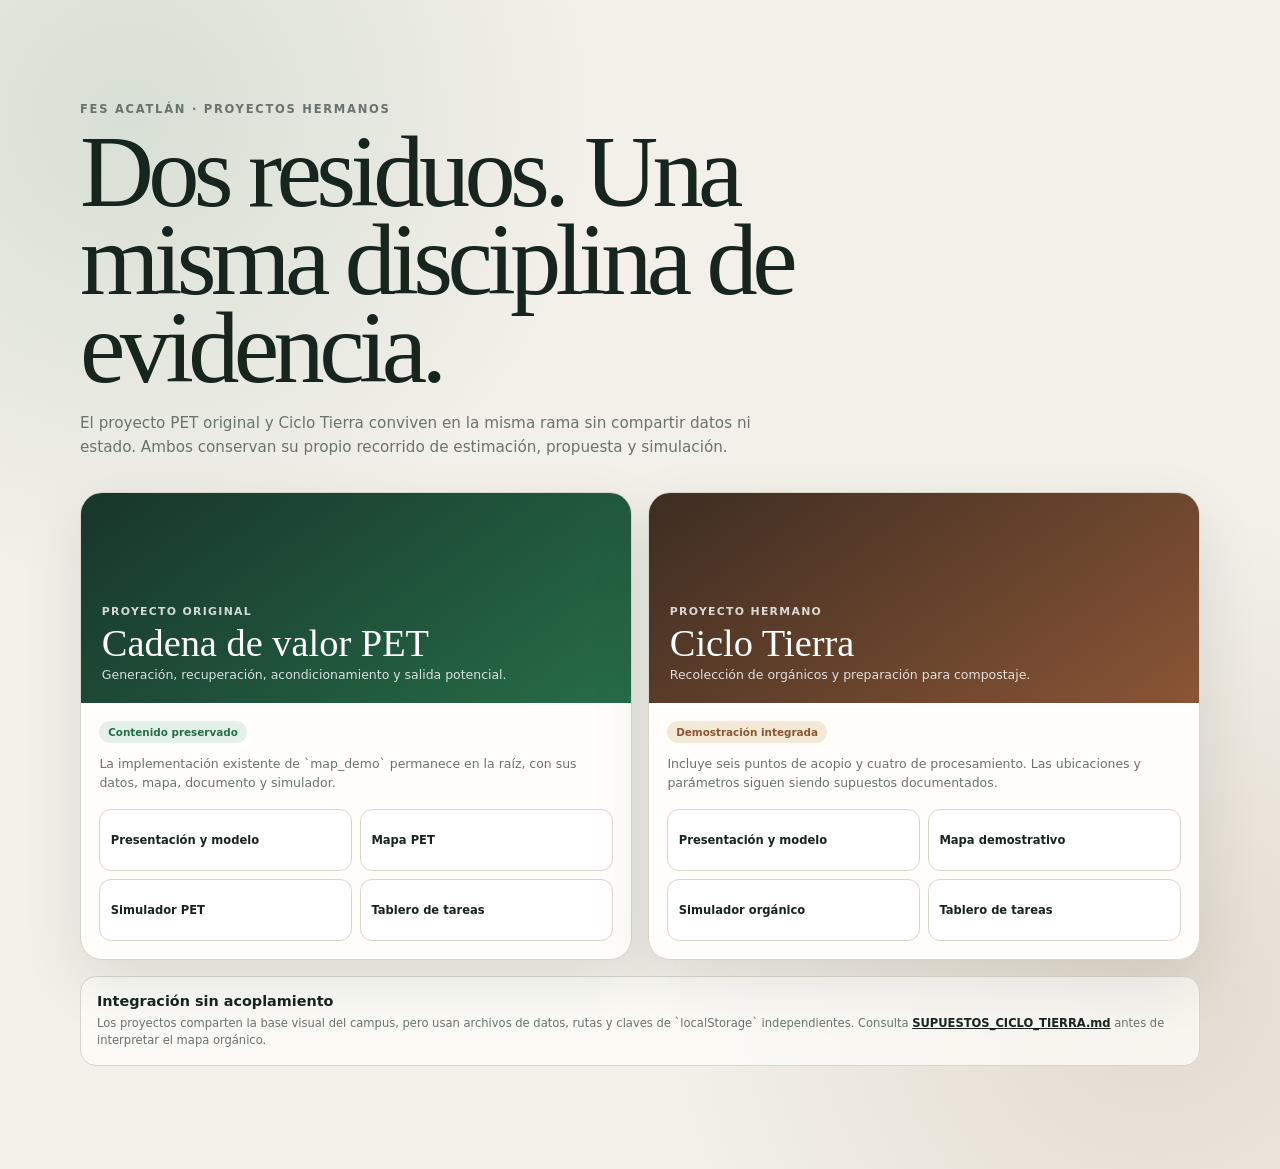
<file: proyectos.html>
<!DOCTYPE html>
<html lang="es">
<head>
  <meta charset="utf-8">
  <meta name="viewport" content="width=device-width, initial-scale=1">
  <meta name="description" content="Selector de los proyectos hermanos PET y Ciclo Tierra de FES Acatlán.">
  <title>Proyectos hermanos | PET + Ciclo Tierra</title>
  <style>
    :root {
      --paper: #f2f0e9;
      --panel: #fffefa;
      --ink: #17251f;
      --muted: #69736d;
      --line: #d8d5ca;
      --pet: #266d48;
      --pet-soft: #e4f1e8;
      --earth: #8a5535;
      --earth-soft: #f4e9d7;
      --shadow: 0 22px 60px rgba(23,37,31,.1);
    }
    * { box-sizing: border-box; }
    body {
      margin: 0;
      min-height: 100vh;
      font-family: Inter, ui-sans-serif, system-ui, -apple-system, BlinkMacSystemFont, "Segoe UI", sans-serif;
      color: var(--ink);
      background:
        radial-gradient(circle at 10% 10%, rgba(38,109,72,.13), transparent 30%),
        radial-gradient(circle at 90% 85%, rgba(138,85,53,.14), transparent 32%),
        var(--paper);
    }
    :focus-visible { outline: 3px solid #d49a3d; outline-offset: 3px; }
    main { width: min(1120px, calc(100% - 2rem)); margin: 0 auto; padding: clamp(3rem, 8vw, 7rem) 0; }
    .eyebrow { margin: 0 0 .7rem; color: var(--muted); font-size: .72rem; font-weight: 900; letter-spacing: .15em; text-transform: uppercase; }
    h1 { max-width: 820px; margin: 0; font-family: Georgia, "Times New Roman", serif; font-size: clamp(3rem, 8vw, 6.4rem); font-weight: 500; line-height: .86; letter-spacing: -.055em; }
    .lead { max-width: 680px; margin: 1.2rem 0 2rem; color: var(--muted); font-size: .95rem; line-height: 1.6; }
    .projects { display: grid; grid-template-columns: 1fr 1fr; gap: 1rem; }
    .project { overflow: hidden; border: 1px solid var(--line); border-radius: 22px; background: var(--panel); box-shadow: var(--shadow); }
    .project-head { min-height: 210px; display: grid; align-content: end; padding: 1.3rem; color: white; }
    .pet .project-head { background: linear-gradient(145deg, #18352a, var(--pet)); }
    .earth .project-head { background: linear-gradient(145deg, #3d2d22, var(--earth)); }
    .project-head span { font-size: .68rem; font-weight: 900; letter-spacing: .12em; text-transform: uppercase; opacity: .8; }
    .project-head h2 { margin: .4rem 0 .25rem; font-family: Georgia, "Times New Roman", serif; font-size: 2.4rem; font-weight: 500; line-height: 1; }
    .project-head p { margin: 0; font-size: .78rem; opacity: .82; }
    .project-body { padding: 1.15rem; }
    .status { display: inline-flex; border-radius: 999px; padding: .3rem .55rem; font-size: .65rem; font-weight: 850; }
    .pet .status { color: var(--pet); background: var(--pet-soft); }
    .earth .status { color: var(--earth); background: var(--earth-soft); }
    .project-body > p { color: var(--muted); font-size: .78rem; line-height: 1.5; }
    .links { display: grid; grid-template-columns: 1fr 1fr; gap: .5rem; margin-top: 1rem; }
    .links a { display: grid; align-content: center; min-height: 62px; border: 1px solid var(--line); border-radius: .75rem; padding: .65rem; color: var(--ink); background: white; font-size: .72rem; font-weight: 800; text-decoration: none; }
    .links a:hover { border-color: currentColor; }
    .pet .links a:hover { color: var(--pet); }
    .earth .links a:hover { color: var(--earth); }
    .shared { margin-top: 1rem; border: 1px solid var(--line); border-radius: 1rem; padding: 1rem; background: rgba(255,254,250,.72); }
    .shared h2 { margin: 0 0 .35rem; font-size: .9rem; }
    .shared p { margin: 0; color: var(--muted); font-size: .72rem; line-height: 1.5; }
    .shared a { color: var(--ink); font-weight: 800; }
    @media (max-width: 720px) { .projects { grid-template-columns: 1fr; } }
    @media (max-width: 430px) { main { width: min(100% - 1rem, 1120px); } .links { grid-template-columns: 1fr; } }
  </style>
</head>
<body>
  <main>
    <p class="eyebrow">FES Acatlán · proyectos hermanos</p>
    <h1>Dos residuos. Una misma disciplina de evidencia.</h1>
    <p class="lead">El proyecto PET original y Ciclo Tierra conviven en la misma rama sin compartir datos ni estado. Ambos conservan su propio recorrido de estimación, propuesta y simulación.</p>

    <div class="projects">
      <article class="project pet">
        <header class="project-head">
          <span>Proyecto original</span>
          <h2>Cadena de valor PET</h2>
          <p>Generación, recuperación, acondicionamiento y salida potencial.</p>
        </header>
        <div class="project-body">
          <span class="status">Contenido preservado</span>
          <p>La implementación existente de `map_demo` permanece en la raíz, con sus datos, mapa, documento y simulador.</p>
          <nav class="links" aria-label="Abrir módulos del proyecto PET">
            <a href="presentacion.html">Presentación y modelo</a>
            <a href="index.html">Mapa PET</a>
            <a href="reciclaje_pet_fase1.html">Simulador PET</a>
            <a href="TAREAS_PROYECTO.md">Tablero de tareas</a>
          </nav>
        </div>
      </article>

      <article class="project earth">
        <header class="project-head">
          <span>Proyecto hermano</span>
          <h2>Ciclo Tierra</h2>
          <p>Recolección de orgánicos y preparación para compostaje.</p>
        </header>
        <div class="project-body">
          <span class="status">Demostración integrada</span>
          <p>Incluye seis puntos de acopio y cuatro de procesamiento. Las ubicaciones y parámetros siguen siendo supuestos documentados.</p>
          <nav class="links" aria-label="Abrir módulos de Ciclo Tierra">
            <a href="ciclo-tierra/presentacion.html">Presentación y modelo</a>
            <a href="ciclo-tierra/index.html">Mapa demostrativo</a>
            <a href="ciclo-tierra/compostaje_fase1.html">Simulador orgánico</a>
            <a href="ciclo-tierra/TAREAS_PROYECTO.md">Tablero de tareas</a>
          </nav>
        </div>
      </article>
    </div>

    <aside class="shared">
      <h2>Integración sin acoplamiento</h2>
      <p>Los proyectos comparten la base visual del campus, pero usan archivos de datos, rutas y claves de `localStorage` independientes. Consulta <a href="SUPUESTOS_CICLO_TIERRA.md">SUPUESTOS_CICLO_TIERRA.md</a> antes de interpretar el mapa orgánico.</p>
    </aside>
  </main>
</body>
</html>
</file>
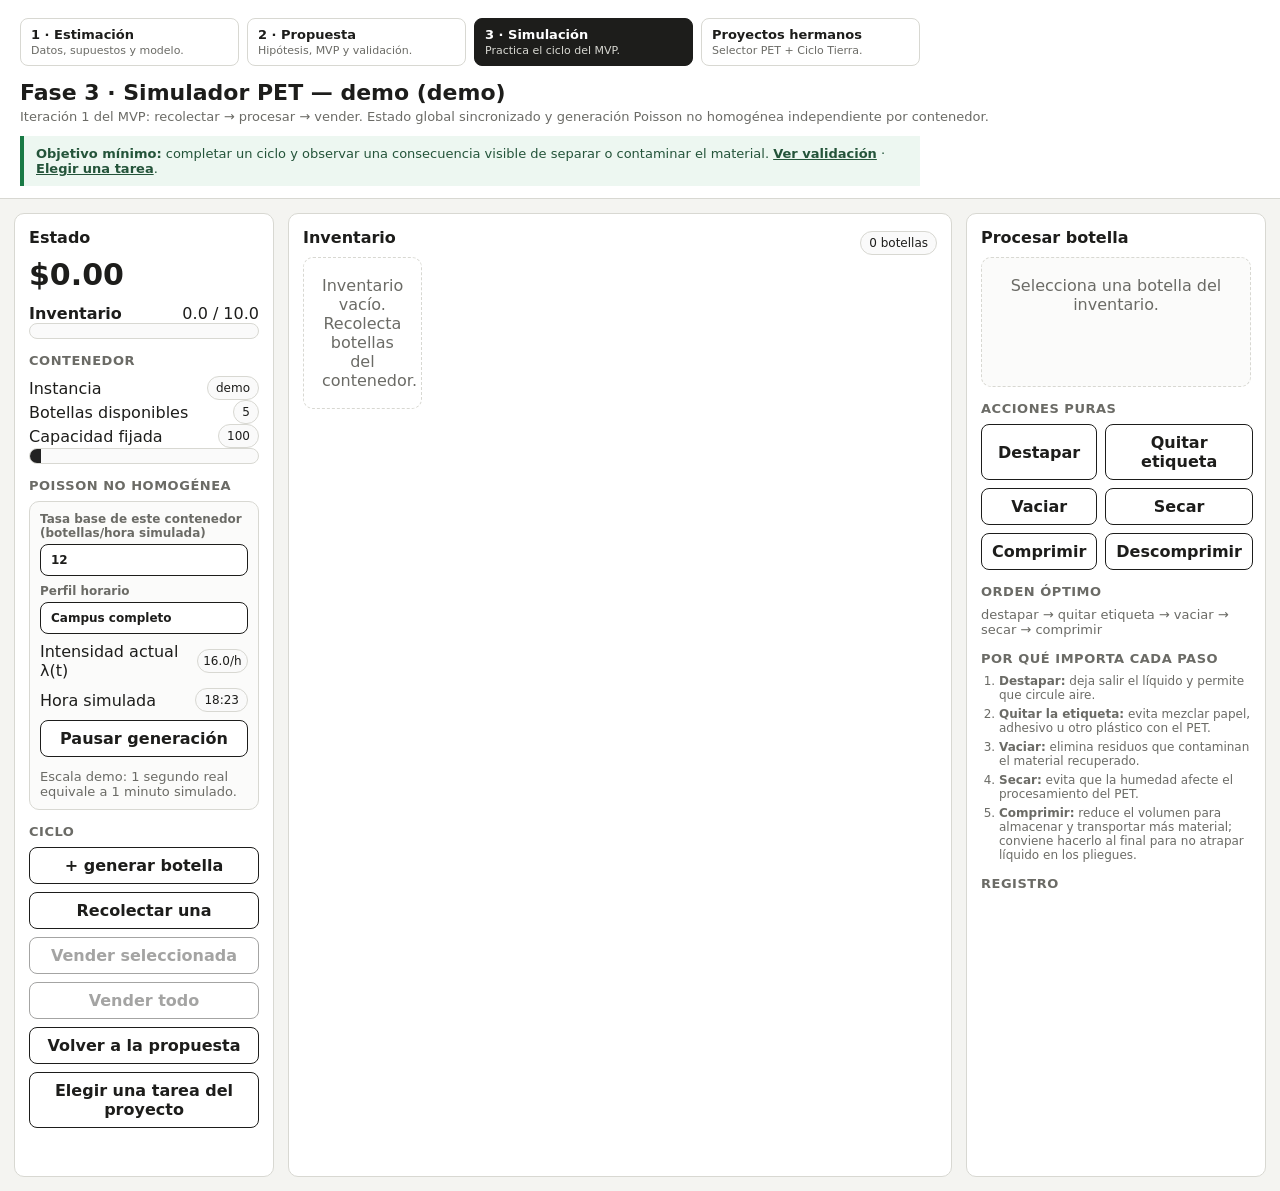
<file: reciclaje_pet_fase1.html>
<!DOCTYPE html>
<html lang="es">
<head>
  <meta charset="utf-8">
  <meta name="viewport" content="width=device-width, initial-scale=1">
  <title>3 · Simulación del MVP PET | FES Acatlán</title>
  <style>
    :root {
      --bg: #f4f4f1;
      --panel: #ffffff;
      --ink: #1d1d1b;
      --muted: #6b6b66;
      --line: #d8d8d2;
      --bad: #b42318;
      --ok: #197a45;
      --warn: #986f00;
    }

    * { box-sizing: border-box; }
    body {
      margin: 0;
      font-family: system-ui, -apple-system, BlinkMacSystemFont, "Segoe UI", sans-serif;
      color: var(--ink);
      background: var(--bg);
    }

    header {
      padding: 18px 20px 12px;
      border-bottom: 1px solid var(--line);
      background: var(--panel);
    }

    .project-nav {
      display: grid;
      grid-template-columns: repeat(4, minmax(0, 1fr));
      gap: 8px;
      max-width: 900px;
      margin: 0 0 14px;
    }

    .project-nav a {
      display: grid;
      gap: 2px;
      border: 1px solid var(--line);
      border-radius: 8px;
      padding: 8px 10px;
      color: var(--ink);
      background: var(--panel);
      text-decoration: none;
    }

    .project-nav a:hover,
    .project-nav a:focus-visible {
      outline: 2px solid var(--ink);
      outline-offset: 1px;
    }

    .project-nav a[aria-current="page"] {
      border-color: var(--ink);
      color: white;
      background: var(--ink);
    }

    .project-nav strong { font-size: 13px; }
    .project-nav span { color: var(--muted); font-size: 11px; }
    .project-nav a[aria-current="page"] span { color: #d8d8d2; }

    .phase-objective {
      max-width: 900px;
      margin-top: 12px;
      padding: 10px 12px;
      border-left: 4px solid var(--ok);
      background: #edf7f1;
      color: #24543a;
      font-size: 13px;
    }

    .phase-objective a { color: inherit; font-weight: 700; }

    h1 { margin: 0; font-size: 22px; }
    .sub { margin-top: 4px; color: var(--muted); font-size: 13px; }

    main {
      display: grid;
      grid-template-columns: 260px minmax(320px, 1fr) 300px;
      gap: 14px;
      padding: 14px;
      max-width: 1320px;
      margin: 0 auto;
    }

    section, aside {
      background: var(--panel);
      border: 1px solid var(--line);
      border-radius: 10px;
      padding: 14px;
      min-height: 160px;
    }

    h2 { margin: 0 0 10px; font-size: 16px; }
    h3 { margin: 14px 0 8px; font-size: 13px; color: var(--muted); text-transform: uppercase; letter-spacing: .04em; }

    button, input, select {
      appearance: none;
      border: 1px solid var(--ink);
      background: var(--panel);
      color: var(--ink);
      border-radius: 8px;
      padding: 8px 10px;
      font: inherit;
    }

    button {
      cursor: pointer;
      font-weight: 600;
    }

    button:hover { background: #eee; }
    button:disabled { opacity: .4; cursor: not-allowed; }

    .stack { display: grid; gap: 8px; }
    .row { display: flex; align-items: center; justify-content: space-between; gap: 8px; }

    .generation-controls {
      display: grid;
      gap: 8px;
      padding: 10px;
      border: 1px solid var(--line);
      border-radius: 10px;
      background: #fbfbfa;
    }

    .generation-controls label {
      display: grid;
      gap: 4px;
      color: var(--muted);
      font-size: 12px;
      font-weight: 700;
    }

    .generation-controls input,
    .generation-controls select { width: 100%; }

    .generation-controls .pill { color: var(--ink); }

    .money {
      font-size: 30px;
      font-weight: 800;
      margin: 4px 0 12px;
    }

    .bar {
      height: 16px;
      border: 1px solid var(--line);
      border-radius: 999px;
      overflow: hidden;
      background: #fafafa;
    }

    .fill {
      height: 100%;
      width: 0%;
      background: #222;
      transition: width .18s ease;
    }

    .pill {
      display: inline-flex;
      align-items: center;
      justify-content: center;
      min-width: 24px;
      height: 24px;
      padding: 0 8px;
      border: 1px solid var(--line);
      border-radius: 999px;
      font-size: 12px;
      background: #fafafa;
    }

    .bottle-grid {
      display: grid;
      grid-template-columns: repeat(auto-fill, minmax(118px, 1fr));
      gap: 10px;
      align-content: start;
    }

    .bottle {
      position: relative;
      border: 1px solid var(--line);
      border-radius: 10px;
      background: #fff;
      padding: 10px;
      min-height: 134px;
      cursor: pointer;
    }

    .bottle.selected { outline: 3px solid #111; }
    .bottle.perfect { border-color: var(--ok); }
    .bottle.dirty { border-color: #d49a9a; }

    .mini-svg {
      width: 52px;
      height: 72px;
      display: block;
      margin: 0 auto 8px;
    }

    .tags {
      display: flex;
      flex-wrap: wrap;
      gap: 4px;
      justify-content: center;
    }

    .tag {
      border: 1px solid var(--line);
      border-radius: 999px;
      padding: 2px 6px;
      font-size: 10px;
      line-height: 1.2;
      color: var(--muted);
    }

    .tag.bad { color: var(--bad); border-color: #e4b5b2; }
    .tag.good { color: var(--ok); border-color: #b8d9c6; }

    .price {
      margin-top: 8px;
      text-align: center;
      font-weight: 800;
    }

    .price.neg { color: var(--bad); }
    .price.pos { color: var(--ok); }

    .actions { display: grid; grid-template-columns: 1fr 1fr; gap: 8px; }

    .details {
      border: 1px dashed var(--line);
      border-radius: 10px;
      padding: 10px;
      min-height: 130px;
      background: #fbfbfa;
    }

    .message {
      min-height: 24px;
      margin-top: 10px;
      color: var(--warn);
      font-weight: 700;
      opacity: 0;
      transition: opacity .25s ease;
    }

    .message.show { opacity: 1; }

    .log {
      max-height: 150px;
      overflow: auto;
      padding-left: 18px;
      color: var(--muted);
      font-size: 12px;
    }

    .guide {
      margin: 0;
      padding-left: 18px;
      color: var(--muted);
      font-size: 12px;
    }

    .guide li + li { margin-top: 5px; }

    .next-step {
      margin: 10px 0 0;
      padding-top: 8px;
      border-top: 1px solid var(--line);
      color: var(--muted);
      font-size: 12px;
    }

    .empty {
      color: var(--muted);
      border: 1px dashed var(--line);
      border-radius: 10px;
      padding: 18px;
      text-align: center;
    }

    @media (max-width: 980px) {
      main { grid-template-columns: 1fr; }
    }

    @media (max-width: 640px) {
      .project-nav { grid-template-columns: 1fr; }
    }
  </style>
</head>
<body>
  <header>
    <nav class="project-nav" aria-label="Recorrido integrado del proyecto">
      <a href="presentacion.html#estimacion"><strong>1 · Estimación</strong><span>Datos, supuestos y modelo.</span></a>
      <a href="presentacion.html#propuesta"><strong>2 · Propuesta</strong><span>Hipótesis, MVP y validación.</span></a>
      <a href="reciclaje_pet_fase1.html" aria-current="page"><strong>3 · Simulación</strong><span>Practica el ciclo del MVP.</span></a>
      <a href="proyectos.html"><strong>Proyectos hermanos</strong><span>Selector PET + Ciclo Tierra.</span></a>
    </nav>
    <h1 id="titulo">Fase 3 · Simulador de la cadena de valor del PET</h1>
    <div class="sub" id="subtitulo">Iteración 1 del MVP: recolectar → procesar → vender. Sin maquinaria ni fase industrial.</div>
    <div class="phase-objective"><strong>Objetivo mínimo:</strong> completar un ciclo y observar una consecuencia visible de separar o contaminar el material. <a href="presentacion.html#fase-3">Ver validación</a> · <a href="presentacion.html#colaborar">Elegir una tarea</a>.</div>
  </header>

  <main>
    <aside aria-labelledby="estado-title">
      <h2 id="estado-title">Estado</h2>
      <div class="money" id="dinero">$0.00</div>

      <div class="row"><strong>Inventario</strong><span id="volumenTexto">0.0 / 10.0</span></div>
      <div class="bar"><div class="fill" id="inventarioBar"></div></div>

      <h3>Contenedor</h3>
      <div class="row"><span>Instancia</span><span class="pill" id="contenedorNombre">demo</span></div>
      <div class="row"><span>Botellas disponibles</span><span class="pill" id="contenedorCantidad">0</span></div>
      <div class="row"><span>Capacidad fijada</span><span class="pill" id="contenedorCapacidad">100</span></div>
      <div class="bar"><div class="fill" id="contenedorBar"></div></div>

      <h3>Poisson no homogénea</h3>
      <div class="generation-controls">
        <label>
          Tasa base de este contenedor (botellas/hora simulada)
          <input id="tasaGeneracion" type="number" min="0" max="240" step="0.5" inputmode="decimal">
        </label>
        <label>
          Perfil horario
          <select id="perfilGeneracion">
            <option value="campus">Campus completo</option>
            <option value="matutino">Mayor afluencia matutina</option>
            <option value="vespertino">Mayor afluencia vespertina</option>
          </select>
        </label>
        <div class="row"><span>Intensidad actual λ(t)</span><span class="pill" id="lambdaActual">0.0/h</span></div>
        <div class="row"><span>Hora simulada</span><span class="pill" id="horaSimulada">00:00</span></div>
        <button id="btnAlternarGeneracion" type="button">Pausar generación</button>
        <div class="sub">Escala demo: 1 segundo real equivale a 1 minuto simulado.</div>
      </div>

      <h3>Ciclo</h3>
      <div class="stack">
        <button id="btnGenerar" type="button">+ generar botella</button>
        <button id="btnRecolectar" type="button">Recolectar una</button>
        <button id="btnVender" type="button">Vender seleccionada</button>
        <button id="btnVenderTodo" type="button">Vender todo</button>
        <button id="btnVolverPropuesta" type="button">Volver a la propuesta</button>
        <button id="btnVerTareas" type="button">Elegir una tarea del proyecto</button>
      </div>

      <div id="mensaje" class="message"></div>
    </aside>

    <section>
      <div class="row">
        <h2>Inventario</h2>
        <span class="pill" id="inventarioCantidad">0 botellas</span>
      </div>
      <div id="inventario" class="bottle-grid"></div>
    </section>

    <aside aria-labelledby="procesar-title">
      <h2 id="procesar-title">Procesar botella</h2>
      <div id="detalle" class="details empty">Selecciona una botella del inventario.</div>

      <h3>Acciones puras</h3>
      <div class="actions">
        <button data-accion="destapar" type="button">Destapar</button>
        <button data-accion="quitarEtiqueta" type="button">Quitar etiqueta</button>
        <button data-accion="vaciar" type="button">Vaciar</button>
        <button data-accion="secar" type="button">Secar</button>
        <button data-accion="comprimir" type="button">Comprimir</button>
        <button data-accion="descomprimir" type="button">Descomprimir</button>
      </div>

      <h3>Orden óptimo</h3>
      <p class="sub">destapar → quitar etiqueta → vaciar → secar → comprimir</p>

      <h3>Por qué importa cada paso</h3>
      <ol class="guide">
        <li><strong>Destapar:</strong> deja salir el líquido y permite que circule aire.</li>
        <li><strong>Quitar la etiqueta:</strong> evita mezclar papel, adhesivo u otro plástico con el PET.</li>
        <li><strong>Vaciar:</strong> elimina residuos que contaminan el material recuperado.</li>
        <li><strong>Secar:</strong> evita que la humedad afecte el procesamiento del PET.</li>
        <li><strong>Comprimir:</strong> reduce el volumen para almacenar y transportar más material; conviene hacerlo al final para no atrapar líquido en los pliegues.</li>
      </ol>

      <h3>Registro</h3>
      <ol id="log" class="log"></ol>
    </aside>
  </main>

  <script>
    const CAPACIDAD_INVENTARIO = 10;
    const CAPACIDAD_CONTENEDOR = 100;
    const TASA_PREDETERMINADA_POR_HORA = 12;
    const MS_POR_MINUTO_SIMULADO = 1000;
    const INTERVALO_ACTUALIZACION_MS = 1000;
    const MAX_MINUTOS_RECUPERACION = 3 * 24 * 60;
    const STORAGE_KEY_GLOBAL = "simuladorPET:v3:global";
    const STORAGE_KEY_GLOBAL_V2 = "simuladorPET:v2:global";

    const BASE = 28;
    const PENALIZACIONES = [
      { condicion: b => b.tiene_tapa, penalizacion: 3 },
      { condicion: b => b.tiene_etiqueta, penalizacion: 2 },
      { condicion: b => !b.comprimida, penalizacion: 4 },
      { condicion: b => !b.seca, penalizacion: 6 },
      { condicion: b => b.tiene_liquido, penalizacion: 18 },
      { condicion: b => b.comprimida && b.tiene_liquido, penalizacion: 10 }
    ];

    const EVENTOS_PET = Object.freeze({
      GENERAR: "pet:generar",
      CONFIGURAR: "pet:configurar-generacion",
      PAUSAR: "pet:pausar-generacion",
      REANUDAR: "pet:reanudar-generacion",
      GENERADA: "pet:botella-generada",
      ESTADO: "pet:estado-generacion"
    });

    const PERFILES = Object.freeze({
      campus: normalizarPerfil([
        0.15, 0.10, 0.08, 0.07, 0.08, 0.15,
        0.40, 1.10, 1.60, 1.45, 1.30, 1.35,
        1.55, 1.40, 1.25, 1.45, 1.65, 1.50,
        1.10, 0.75, 0.50, 0.35, 0.25, 0.18
      ]),
      matutino: normalizarPerfil([
        0.12, 0.08, 0.06, 0.05, 0.08, 0.20,
        0.65, 1.45, 2.10, 1.95, 1.55, 1.30,
        1.10, 0.95, 0.85, 0.80, 0.75, 0.65,
        0.50, 0.38, 0.30, 0.24, 0.18, 0.14
      ]),
      vespertino: normalizarPerfil([
        0.12, 0.08, 0.06, 0.05, 0.07, 0.12,
        0.30, 0.55, 0.75, 0.85, 0.95, 1.05,
        1.20, 1.40, 1.65, 1.90, 2.10, 1.95,
        1.55, 1.10, 0.75, 0.48, 0.30, 0.18
      ])
    });

    const params = new URLSearchParams(location.search);
    const INSTANCIA_ID = limpiar(params.get("contenedor") || params.get("id") || "demo");
    const INSTANCIA_NOMBRE = params.get("nombre") || INSTANCIA_ID;
    const TASA_URL = numeroFinito(params.get("tasa"), null);
    const PERFIL_URL = PERFILES[params.get("perfil")] ? params.get("perfil") : null;
    const STORAGE_KEY_V1 = "simuladorPET:v1:" + INSTANCIA_ID;
    const CONTENEDORES_RESPALDO = Array.from({ length: 16 }, (_, indice) => ({
      id: "C-" + (indice + 1),
      nombre: "Contenedor " + (indice + 1)
    }));

    let catalogoContenedores = [];
    let estadoGlobal = null;
    let estado = null;
    let timerGeneracion = null;

    function normalizarPerfil(valores) {
      const media = valores.reduce((suma, valor) => suma + valor, 0) / valores.length;
      return Object.freeze(valores.map(valor => valor / media));
    }

    function numeroFinito(valor, respaldo) {
      if (valor === null || valor === undefined || valor === "") return respaldo;
      const numero = Number(valor);
      return Number.isFinite(numero) ? numero : respaldo;
    }

    function limpiar(valor) {
      return String(valor || "demo")
        .normalize("NFD")
        .replace(/[\u0300-\u036f]/g, "")
        .replace(/[^a-zA-Z0-9_-]/g, "-")
        .replace(/-+/g, "-")
        .replace(/^-|-$/g, "") || "demo";
    }

    function esObjeto(valor) {
      return !!valor && typeof valor === "object" && !Array.isArray(valor);
    }

    function crearReloj(ahoraMs) {
      const fecha = new Date(ahoraMs);
      return {
        origenRealMs: ahoraMs,
        minutoOrigen: fecha.getHours() * 60 + fecha.getMinutes() + fecha.getSeconds() / 60
      };
    }

    function normalizarReloj(entrada, ahoraMs) {
      if (!esObjeto(entrada)) return crearReloj(ahoraMs);
      return {
        origenRealMs: numeroFinito(entrada.origenRealMs, ahoraMs),
        minutoOrigen: numeroFinito(entrada.minutoOrigen, crearReloj(ahoraMs).minutoOrigen)
      };
    }

    function minutoSimulado(ahoraMs, global = estadoGlobal) {
      const reloj = global && global.reloj ? global.reloj : crearReloj(ahoraMs);
      return reloj.minutoOrigen + (ahoraMs - reloj.origenRealMs) / MS_POR_MINUTO_SIMULADO;
    }

    function minutoDelDia(minutoAbsoluto) {
      return ((minutoAbsoluto % 1440) + 1440) % 1440;
    }

    function horaDeMinuto(minutoAbsoluto) {
      return Math.floor(minutoDelDia(minutoAbsoluto) / 60);
    }

    function formatoHoraSimulada(minutoAbsoluto) {
      const minuto = Math.floor(minutoDelDia(minutoAbsoluto));
      const horas = String(Math.floor(minuto / 60)).padStart(2, "0");
      const minutos = String(minuto % 60).padStart(2, "0");
      return horas + ":" + minutos;
    }

    function botellaNuevaPara(destino) {
      return {
        id: destino.siguienteId++,
        tiene_tapa: true,
        tiene_etiqueta: true,
        tiene_liquido: true,
        comprimida: false,
        seca: false,
        volumen: 1.0
      };
    }

    function crearEstadoInicial(meta, global, ahoraMs) {
      const tasaInicial = meta.id === INSTANCIA_ID && TASA_URL !== null
        ? Math.min(240, Math.max(0, TASA_URL))
        : Math.min(240, Math.max(0, numeroFinito(meta.tasaHora, TASA_PREDETERMINADA_POR_HORA)));
      const perfilInicial = meta.id === INSTANCIA_ID && PERFIL_URL
        ? PERFIL_URL
        : (PERFILES[meta.perfil] ? meta.perfil : "campus");
      const inicial = {
        id: meta.id,
        nombre: meta.nombre || meta.id,
        dinero: 0,
        contenedor: [],
        inventario: [],
        seleccion: null,
        siguienteId: 1,
        generacionActiva: true,
        tasaHora: tasaInicial,
        perfil: perfilInicial,
        capacidad: CAPACIDAD_CONTENEDOR,
        ultimaGeneracionMinuto: minutoSimulado(ahoraMs, global)
      };
      for (let i = 0; i < 4; i += 1) inicial.contenedor.push(botellaNuevaPara(inicial));
      return inicial;
    }

    function normalizarBotella(botella, idRespaldo) {
      const id = Number(botella && botella.id);
      const comprimida = !!(botella && botella.comprimida);
      const volumen = Number(botella && botella.volumen);
      return {
        id: Number.isInteger(id) && id > 0 ? id : idRespaldo,
        tiene_tapa: botella && botella.tiene_tapa === false ? false : true,
        tiene_etiqueta: botella && botella.tiene_etiqueta === false ? false : true,
        tiene_liquido: botella && botella.tiene_liquido === false ? false : true,
        comprimida,
        seca: !!(botella && botella.seca),
        volumen: Number.isFinite(volumen) ? volumen : (comprimida ? 0.3 : 1.0)
      };
    }

    function normalizarEstadoContenedor(entrada, meta, global, ahoraMs) {
      if (!esObjeto(entrada)) return crearEstadoInicial(meta, global, ahoraMs);
      let siguienteId = Math.max(1, Math.floor(numeroFinito(entrada.siguienteId, 1)));
      const normalizarLista = lista => (Array.isArray(lista) ? lista : []).map(botella => {
        const normalizada = normalizarBotella(botella, siguienteId);
        siguienteId = Math.max(siguienteId, normalizada.id + 1);
        return normalizada;
      });
      const contenedor = normalizarLista(entrada.contenedor);
      const inventario = normalizarLista(entrada.inventario);
      const seleccionEntrada = entrada.seleccion !== undefined
        ? entrada.seleccion
        : (entrada.seleccionadaId !== undefined ? entrada.seleccionadaId : null);
      const seleccionNumero = Number(seleccionEntrada);
      const seleccion = Number.isInteger(seleccionNumero) && inventario.some(botella => botella.id === seleccionNumero)
        ? seleccionNumero
        : null;
      let ultimaGeneracionMinuto = numeroFinito(entrada.ultimaGeneracionMinuto, null);
      if (ultimaGeneracionMinuto === null && numeroFinito(entrada.ultimaActualizacionMs, null) !== null) {
        ultimaGeneracionMinuto = minutoSimulado(Number(entrada.ultimaActualizacionMs), global);
      }
      if (ultimaGeneracionMinuto === null) ultimaGeneracionMinuto = minutoSimulado(ahoraMs, global);
      const tasaAnterior = numeroFinito(entrada.tasaHora, numeroFinito(entrada.tasaMediaPorHora, null));
      const perfil = PERFILES[entrada.perfil] ? entrada.perfil : (PERFILES[meta.perfil] ? meta.perfil : "campus");
      return {
        id: meta.id,
        nombre: String(entrada.nombre || meta.nombre || meta.id),
        dinero: numeroFinito(entrada.dinero, numeroFinito(entrada.dineroCentavos, 0) / 100),
        contenedor,
        inventario,
        seleccion,
        siguienteId,
        generacionActiva: entrada.generacionActiva !== undefined ? entrada.generacionActiva !== false : entrada.aparicionActiva !== false,
        tasaHora: Math.min(240, Math.max(0,
          tasaAnterior === null ? numeroFinito(meta.tasaHora, TASA_PREDETERMINADA_POR_HORA) : tasaAnterior)),
        perfil,
        capacidad: Math.max(1, Math.floor(numeroFinito(entrada.capacidad, CAPACIDAD_CONTENEDOR))),
        ultimaGeneracionMinuto
      };
    }

    async function cargarCatalogoContenedores() {
      try {
        const respuesta = await fetch("puntos.json", { cache: "no-store" });
        if (!respuesta.ok) throw new Error("No se pudo cargar puntos.json (" + respuesta.status + ")");
        const puntos = await respuesta.json();
        const pet = (Array.isArray(puntos) ? puntos : [])
          .filter(punto => punto && punto.id && /pet|contenedor/i.test(String(punto.categoria || "")))
          .map(punto => ({
            id: limpiar(punto.id),
            nombre: String(punto.nombre || punto.id),
            tasaHora: numeroFinito(punto.tasa_pet_hora, numeroFinito(punto.tasaHora, TASA_PREDETERMINADA_POR_HORA)),
            perfil: PERFILES[punto.perfil_pet] ? punto.perfil_pet : "campus"
          }));
        if (pet.length) return pet;
      } catch (error) {
        console.warn("No se pudo cargar el catálogo PET; se usará el respaldo.", error);
      }
      return CONTENEDORES_RESPALDO.map(meta => ({ ...meta }));
    }

    function metaActual() {
      return catalogoContenedores.find(meta => meta.id === INSTANCIA_ID) || {
        id: INSTANCIA_ID,
        nombre: INSTANCIA_NOMBRE,
        tasaHora: TASA_PREDETERMINADA_POR_HORA,
        perfil: "campus"
      };
    }

    function leerJSONLocal(clave) {
      try {
        const valor = localStorage.getItem(clave);
        return valor ? JSON.parse(valor) : null;
      } catch (error) {
        console.warn("No se pudo leer " + clave + ".", error);
        return null;
      }
    }

    function normalizarEstadoGlobal(entrada, ahoraMs = Date.now()) {
      const base = esObjeto(entrada) ? entrada : {};
      const global = {
        version: 3,
        reloj: normalizarReloj(base.reloj, ahoraMs),
        contenedores: {},
        actualizadoEnMs: numeroFinito(base.actualizadoEnMs, ahoraMs)
      };
      const existentes = esObjeto(base.contenedores) ? base.contenedores : {};
      const metas = new Map(catalogoContenedores.map(meta => [meta.id, { ...meta }]));
      Object.entries(existentes).forEach(([clave, valor]) => {
        const id = limpiar((valor && valor.id) || clave);
        if (!metas.has(id)) metas.set(id, { id, nombre: String((valor && valor.nombre) || id) });
      });
      const actual = metaActual();
      metas.set(actual.id, actual);
      metas.forEach((meta, id) => {
        global.contenedores[id] = normalizarEstadoContenedor(existentes[id], meta, global, ahoraMs);
      });
      return global;
    }

    function leerEstadoGlobal(ahoraMs = Date.now()) {
      const v3 = leerJSONLocal(STORAGE_KEY_GLOBAL);
      const v2 = v3 ? null : leerJSONLocal(STORAGE_KEY_GLOBAL_V2);
      const global = normalizarEstadoGlobal(v3 || v2, ahoraMs);
      if (!v3 && !v2) {
        const v1 = leerJSONLocal(STORAGE_KEY_V1);
        if (v1) {
          global.contenedores[INSTANCIA_ID] = normalizarEstadoContenedor(v1, metaActual(), global, ahoraMs);
        }
      }
      return global;
    }

    function escribirEstadoGlobal(global) {
      global.actualizadoEnMs = Date.now();
      try {
        localStorage.setItem(STORAGE_KEY_GLOBAL, JSON.stringify(global));
        return true;
      } catch (error) {
        console.warn("No se pudo guardar el estado global PET.", error);
        return false;
      }
    }

    function adoptarEstadoGlobal(global) {
      estadoGlobal = global;
      estado = global.contenedores[INSTANCIA_ID];
      configurarEncabezado();
    }

    function guardarEstadoActual() {
      if (!estadoGlobal || !estado) return;
      estadoGlobal.contenedores[INSTANCIA_ID] = estado;
      escribirEstadoGlobal(estadoGlobal);
    }

    function perfilDe(estadoContenedor) {
      return PERFILES[estadoContenedor.perfil] || PERFILES.campus;
    }

    function intensidadPorHora(estadoContenedor, minutoAbsoluto) {
      if (!estadoContenedor.generacionActiva) return 0;
      return estadoContenedor.tasaHora * perfilDe(estadoContenedor)[horaDeMinuto(minutoAbsoluto)];
    }

    function integrarIntensidad(estadoContenedor, inicioMinuto, finMinuto) {
      let cursor = inicioMinuto;
      let media = 0;
      const perfil = perfilDe(estadoContenedor);
      while (cursor < finMinuto) {
        const dentroDelDia = minutoDelDia(cursor);
        const dentroDeHora = dentroDelDia % 60;
        const minutosHastaLimite = Math.max(0.000001, 60 - dentroDeHora);
        const siguiente = Math.min(finMinuto, cursor + minutosHastaLimite);
        media += estadoContenedor.tasaHora * perfil[Math.floor(dentroDelDia / 60)] * (siguiente - cursor) / 60;
        cursor = siguiente;
      }
      return media;
    }

    function muestraPoisson(media, limite) {
      // En un NHPP, el número de llegadas del intervalo es Poisson con media
      // igual a la integral de λ(t). Los tramos suman variables Poisson independientes.
      let restante = Math.max(0, media);
      let total = 0;
      while (restante > 0 && total < limite) {
        const tramo = Math.min(20, restante);
        const umbral = Math.exp(-tramo);
        let producto = 1;
        let k = 0;
        do {
          k += 1;
          producto *= Math.random();
        } while (producto > umbral);
        total += k - 1;
        restante -= tramo;
      }
      return Math.min(total, limite);
    }

    function detalleEstado(estadoContenedor, ahoraMs = Date.now(), fuente = "estado") {
      const minuto = minutoSimulado(ahoraMs, estadoGlobal);
      return {
        fuente,
        contenedor: estadoContenedor.id,
        nombre: estadoContenedor.nombre,
        botellas: estadoContenedor.contenedor.length,
        capacidad: estadoContenedor.capacidad,
        activo: estadoContenedor.generacionActiva,
        tasaHora: estadoContenedor.tasaHora,
        perfil: estadoContenedor.perfil,
        lambdaActual: intensidadPorHora(estadoContenedor, minuto),
        minutoSimulado: minuto,
        horaSimulada: formatoHoraSimulada(minuto)
      };
    }

    function emitirEventoGlobal(nombre, detalle) {
      const payload = Object.freeze({ ...detalle });
      window.dispatchEvent(new CustomEvent(nombre, { detail: payload }));
      const mensaje = { type: nombre, detail: payload };
      if (window.parent && window.parent !== window) window.parent.postMessage(mensaje, location.origin);
      if (window.opener && !window.opener.closed) window.opener.postMessage(mensaje, location.origin);
    }

    function emitirEstado(estadoContenedor, fuente) {
      emitirEventoGlobal(EVENTOS_PET.ESTADO, detalleEstado(estadoContenedor, Date.now(), fuente));
    }

    function emitirBotellasGeneradas(estadoContenedor, botellas, fuente, mediaPoisson) {
      botellas.forEach(botella => {
        emitirEventoGlobal(EVENTOS_PET.GENERADA, {
          ...detalleEstado(estadoContenedor, Date.now(), fuente),
          botellaId: botella.id,
          mediaPoisson: numeroFinito(mediaPoisson, 0)
        });
      });
      if (botellas.length) emitirEstado(estadoContenedor, fuente);
    }

    function actualizarContenedorPoisson(estadoContenedor, global, ahoraMs) {
      const fin = minutoSimulado(ahoraMs, global);
      const inicioGuardado = numeroFinito(estadoContenedor.ultimaGeneracionMinuto, fin);
      const inicio = Math.max(inicioGuardado, fin - MAX_MINUTOS_RECUPERACION);
      estadoContenedor.ultimaGeneracionMinuto = fin;
      const disponibles = Math.max(0, estadoContenedor.capacidad - estadoContenedor.contenedor.length);
      if (!estadoContenedor.generacionActiva || estadoContenedor.tasaHora <= 0 || disponibles === 0 || fin <= inicio) {
        return { botellas: [], media: 0 };
      }
      const media = integrarIntensidad(estadoContenedor, inicio, fin);
      const cantidad = muestraPoisson(media, disponibles);
      const botellas = [];
      for (let i = 0; i < cantidad; i += 1) {
        const botella = botellaNuevaPara(estadoContenedor);
        estadoContenedor.contenedor.push(botella);
        botellas.push(botella);
      }
      return { botellas, media };
    }

    function actualizarTodosLosContenedores(ahoraMs = Date.now(), renderizar = true) {
      const global = leerEstadoGlobal(ahoraMs);
      const generadas = [];
      Object.values(global.contenedores).forEach(estadoContenedor => {
        const resultado = actualizarContenedorPoisson(estadoContenedor, global, ahoraMs);
        if (resultado.botellas.length) generadas.push({ estadoContenedor, ...resultado });
      });
      escribirEstadoGlobal(global);
      adoptarEstadoGlobal(global);
      generadas.forEach(item => emitirBotellasGeneradas(item.estadoContenedor, item.botellas, "nhpp", item.media));
      if (renderizar) render(false);
    }

    function obtenerContenedorGlobal(idSolicitado, global) {
      const id = limpiar(idSolicitado || INSTANCIA_ID);
      if (!global.contenedores[id]) {
        const meta = catalogoContenedores.find(item => item.id === id) || { id, nombre: id };
        global.contenedores[id] = crearEstadoInicial(meta, global, Date.now());
      }
      return global.contenedores[id];
    }

    function generarParaContenedor(detalle = {}) {
      const global = leerEstadoGlobal(Date.now());
      const destino = obtenerContenedorGlobal(detalle.contenedor || detalle.id, global);
      const solicitadas = Math.max(1, Math.floor(numeroFinito(detalle.cantidad, 1)));
      const disponibles = Math.max(0, destino.capacidad - destino.contenedor.length);
      const cantidad = Math.min(solicitadas, disponibles);
      const botellas = [];
      for (let i = 0; i < cantidad; i += 1) {
        const botella = botellaNuevaPara(destino);
        destino.contenedor.push(botella);
        botellas.push(botella);
      }
      escribirEstadoGlobal(global);
      adoptarEstadoGlobal(global);
      emitirBotellasGeneradas(destino, botellas, detalle.fuente || "manual", 0);
      if (!cantidad && destino.id === INSTANCIA_ID) mostrarMensaje("Contenedor lleno. El desbordamiento queda fuera del MVP.");
      render(false);
      return botellas;
    }

    function configurarGeneracion(detalle = {}, fuente = "configuracion") {
      const global = leerEstadoGlobal(Date.now());
      const destino = obtenerContenedorGlobal(detalle.contenedor || detalle.id, global);
      const tasa = numeroFinito(detalle.tasaHora, numeroFinito(detalle.tasa, null));
      if (tasa !== null) destino.tasaHora = Math.min(240, Math.max(0, tasa));
      if (PERFILES[detalle.perfil]) destino.perfil = detalle.perfil;
      if (typeof detalle.activo === "boolean") destino.generacionActiva = detalle.activo;
      if (numeroFinito(detalle.capacidad, null) !== null) {
        destino.capacidad = Math.max(1, Math.floor(Number(detalle.capacidad)));
      }
      destino.ultimaGeneracionMinuto = minutoSimulado(Date.now(), global);
      escribirEstadoGlobal(global);
      adoptarEstadoGlobal(global);
      emitirEstado(destino, fuente);
      render(false);
      return detalleEstado(destino, Date.now(), fuente);
    }

    function registrarEventosGlobales() {
      // Comandos públicos dirigidos por detail.contenedor; las salidas son
      // pet:botella-generada y pet:estado-generacion sobre window.
      window.addEventListener(EVENTOS_PET.GENERAR, evento => generarParaContenedor(evento.detail || {}));
      window.addEventListener(EVENTOS_PET.CONFIGURAR, evento => {
        const detalle = evento.detail || {};
        configurarGeneracion(detalle, detalle.fuente || "configuracion");
      });
      window.addEventListener(EVENTOS_PET.PAUSAR, evento => configurarGeneracion({ ...(evento.detail || {}), activo: false }, "pausa"));
      window.addEventListener(EVENTOS_PET.REANUDAR, evento => configurarGeneracion({ ...(evento.detail || {}), activo: true }, "reanudacion"));
      window.addEventListener("message", evento => {
        if (evento.origin !== location.origin || !esObjeto(evento.data)) return;
        const comandos = [EVENTOS_PET.GENERAR, EVENTOS_PET.CONFIGURAR, EVENTOS_PET.PAUSAR, EVENTOS_PET.REANUDAR];
        if (!comandos.includes(evento.data.type)) return;
        window.dispatchEvent(new CustomEvent(evento.data.type, { detail: evento.data.detail || {} }));
      });
      window.addEventListener("storage", evento => {
        if (evento.key !== STORAGE_KEY_GLOBAL || !evento.newValue) return;
        try {
          adoptarEstadoGlobal(normalizarEstadoGlobal(JSON.parse(evento.newValue), Date.now()));
          render(false);
        } catch (error) {
          console.warn("No se pudo sincronizar el cambio de otra pestaña.", error);
        }
      });
      document.addEventListener("visibilitychange", () => {
        if (!document.hidden) actualizarTodosLosContenedores(Date.now());
      });

      window.PETGenerador = Object.freeze({
        eventos: EVENTOS_PET,
        generar: detalle => window.dispatchEvent(new CustomEvent(EVENTOS_PET.GENERAR, { detail: detalle || {} })),
        configurar: detalle => window.dispatchEvent(new CustomEvent(EVENTOS_PET.CONFIGURAR, { detail: detalle || {} })),
        pausar: contenedor => window.dispatchEvent(new CustomEvent(EVENTOS_PET.PAUSAR, { detail: { contenedor } })),
        reanudar: contenedor => window.dispatchEvent(new CustomEvent(EVENTOS_PET.REANUDAR, { detail: { contenedor } })),
        obtenerEstado: contenedor => {
          const global = leerEstadoGlobal(Date.now());
          const actual = obtenerContenedorGlobal(contenedor, global);
          return JSON.parse(JSON.stringify(detalleEstado(actual)));
        }
      });
    }

    function configurarEncabezado() {
      if (!estado) return;
      document.title = "Fase 3 · Simulador PET — " + estado.nombre + " (" + estado.id + ")";
      document.getElementById("titulo").textContent = "Fase 3 · Simulador PET — " + estado.nombre + " (" + estado.id + ")";
      document.getElementById("subtitulo").textContent =
        "Iteración 1 del MVP: recolectar → procesar → vender. Estado global sincronizado y generación Poisson no homogénea independiente por contenedor.";
    }

    function calcularPrecio(botella) {
      const centavos = PENALIZACIONES.reduce((total, regla) => {
        return total - (regla.condicion(botella) ? regla.penalizacion : 0);
      }, BASE);
      return centavos / 100;
    }

    function sinCambio(botella, texto) {
      mostrarMensaje(texto);
      return botella;
    }

    function destapar(botella) {
      if (!botella.tiene_tapa) {
        return sinCambio(botella, "No hace falta destapar: la botella ya está abierta y el líquido y el aire pueden salir.");
      }
      return { ...botella, tiene_tapa: false };
    }

    function quitarEtiqueta(botella) {
      if (!botella.tiene_etiqueta) {
        return sinCambio(botella, "No hace falta quitar la etiqueta: ya fue retirada y no contaminará el PET.");
      }
      return { ...botella, tiene_etiqueta: false };
    }

    function vaciar(botella) {
      if (botella.tiene_tapa) {
        return sinCambio(botella, "No se puede vaciar sin destapar la botella: la tapa bloquea la salida del líquido.");
      }
      if (!botella.tiene_liquido) {
        return sinCambio(botella, "No hace falta vaciar: la botella ya no contiene líquido.");
      }
      return { ...botella, tiene_liquido: false, seca: false };
    }

    function secar(botella) {
      if (botella.tiene_tapa) {
        return sinCambio(botella, "No se puede secar sin destapar la botella: la tapa impide que salga la humedad y que circule aire.");
      }
      if (botella.tiene_liquido) {
        return sinCambio(botella, "No se puede secar mientras contiene líquido: primero hay que vaciarla para retirar el residuo que contaminaría el PET.");
      }
      if (botella.seca) {
        return sinCambio(botella, "No hace falta secar: la botella ya está seca y lista para el siguiente paso.");
      }
      if (botella.comprimida) {
        return sinCambio(botella, "No se puede secar una botella comprimida: los pliegues del PET atrapan líquido residual e impiden que circule aire. Descomprímela primero.");
      }
      return { ...botella, seca: true };
    }

    function comprimir(botella) {
      if (botella.comprimida) {
        return sinCambio(botella, "No hace falta comprimir: la botella ya ocupa el volumen mínimo.");
      }
      if (botella.tiene_tapa) {
        return sinCambio(botella, "No se puede comprimir sin destapar la botella: la tapa atrapa aire y presión dentro del envase.");
      }
      return { ...botella, comprimida: true, volumen: 0.3 };
    }

    function descomprimir(botella) {
      if (!botella.comprimida) {
        return sinCambio(botella, "No hace falta descomprimir: la botella ya tiene su volumen normal.");
      }
      return { ...botella, comprimida: false, volumen: 1.0 };
    }

    const acciones = { destapar, quitarEtiqueta, vaciar, secar, comprimir, descomprimir };

    function volumenUsado() {
      return estado.inventario.reduce((suma, botella) => suma + botella.volumen, 0);
    }

    function esPerfecta(botella) {
      return !botella.tiene_tapa && !botella.tiene_etiqueta && !botella.tiene_liquido &&
        botella.comprimida && botella.seca && botella.volumen === 0.3;
    }

    function recolectar() {
      if (estado.contenedor.length === 0) {
        mostrarMensaje("El contenedor está vacío. Genera o espera una botella.");
        return;
      }
      const botella = estado.contenedor[0];
      if (volumenUsado() + botella.volumen > CAPACIDAD_INVENTARIO) {
        mostrarMensaje("Inventario lleno: procesa, comprime o vende antes de recoger más.");
        return;
      }
      estado.contenedor.shift();
      estado.inventario.push(botella);
      estado.seleccion = botella.id;
      registrar("Recolectada botella #" + botella.id + ".");
      render();
    }

    function generarBotella() {
      window.dispatchEvent(new CustomEvent(EVENTOS_PET.GENERAR, {
        detail: { contenedor: INSTANCIA_ID, cantidad: 1, fuente: "manual" }
      }));
    }

    function aplicarAccion(nombre) {
      if (estado.seleccion === null) {
        mostrarMensaje("Selecciona una botella antes de procesar.");
        return;
      }
      const i = estado.inventario.findIndex(botella => botella.id === estado.seleccion);
      if (i === -1) return;
      const antes = estado.inventario[i];
      if (nombre === "descomprimir" && antes.comprimida) {
        const volumenAlDescomprimir = volumenUsado() - antes.volumen + 1.0;
        if (volumenAlDescomprimir > CAPACIDAD_INVENTARIO) {
          const espacioNecesario = volumenAlDescomprimir - volumenUsado();
          mostrarMensaje("No se puede descomprimir: la botella necesita " + espacioNecesario.toFixed(1) +
            " unidades adicionales de volumen y el inventario no tiene espacio. Comprime o vende otra botella primero.");
          return;
        }
      }
      const despues = acciones[nombre](antes);
      estado.inventario[i] = despues;
      estado.seleccion = despues.id;
      if (despues !== antes) {
        registrar(nombre + " aplicada a botella #" + despues.id + ".");
        if (nombre === "vaciar" && antes.comprimida) {
          mostrarMensaje("La botella se vació, pero sus pliegues comprimidos retienen líquido residual. Descomprímela antes de secarla.");
        } else if (nombre === "comprimir" && (!antes.seca || antes.tiene_liquido)) {
          mostrarMensaje("La botella ocupa menos espacio, pero comprimirla antes de vaciarla y secarla puede atrapar residuos en los pliegues del PET.");
        }
      }
      render();
    }

    function venderSeleccionada() {
      if (estado.seleccion === null) {
        mostrarMensaje("Selecciona una botella para vender.");
        return;
      }
      const i = estado.inventario.findIndex(botella => botella.id === estado.seleccion);
      if (i === -1) return;
      const botella = estado.inventario.splice(i, 1)[0];
      const precio = calcularPrecio(botella);
      estado.dinero += precio;
      estado.seleccion = estado.inventario.length ? estado.inventario[0].id : null;
      registrar("Vendida botella #" + botella.id + " por " + formato(precio) + ".");
      render();
    }

    function venderTodo() {
      if (estado.inventario.length === 0) {
        mostrarMensaje("No hay botellas en inventario.");
        return;
      }
      const total = estado.inventario.reduce((suma, botella) => suma + calcularPrecio(botella), 0);
      const n = estado.inventario.length;
      estado.dinero += total;
      estado.inventario = [];
      estado.seleccion = null;
      registrar("Venta total: " + n + " botellas por " + formato(total) + ".");
      render();
    }

    function formato(numero) {
      const signo = numero < 0 ? "-" : "";
      return signo + "$" + Math.abs(numero).toFixed(2);
    }

    function mostrarMensaje(texto) {
      const elemento = document.getElementById("mensaje");
      elemento.textContent = texto;
      elemento.classList.add("show");
      clearTimeout(mostrarMensaje.timer);
      mostrarMensaje.timer = setTimeout(() => elemento.classList.remove("show"), 4200);
    }

    function registrar(texto) {
      const log = document.getElementById("log");
      const li = document.createElement("li");
      li.textContent = texto;
      log.prepend(li);
      while (log.children.length > 9) log.removeChild(log.lastChild);
    }

    function botellaSvg(botella) {
      const alto = botella.comprimida ? 38 : 62;
      const y = botella.comprimida ? 26 : 8;
      const cuelloY = botella.comprimida ? 10 : 8;
      const liquido = botella.tiene_liquido ? '<rect x="17" y="45" width="18" height="18" rx="3" fill="#ddd" />' : "";
      const tapa = botella.tiene_tapa ? '<rect x="21" y="2" width="10" height="7" rx="1" fill="#333" />' : "";
      const etiqueta = botella.tiene_etiqueta ? '<rect x="13" y="34" width="26" height="10" rx="2" fill="#e6e6e6" stroke="#aaa" />' : "";
      return '<svg class="mini-svg" viewBox="0 0 52 76" aria-hidden="true">' +
        tapa +
        '<rect x="18" y="' + cuelloY + '" width="16" height="11" rx="3" fill="none" stroke="#222" />' +
        '<rect x="10" y="' + y + '" width="32" height="' + alto + '" rx="8" fill="none" stroke="#222" stroke-width="2" />' +
        liquido + etiqueta +
      "</svg>";
    }

    function siguientePaso(botella) {
      if (botella.tiene_tapa) return "<strong>Siguiente paso: destapar.</strong> La abertura permite evacuar el líquido y ventilar la humedad.";
      if (botella.tiene_etiqueta) return "<strong>Siguiente paso: quitar la etiqueta.</strong> Así no se mezclan adhesivos u otros materiales con el PET.";
      if (botella.tiene_liquido) {
        return botella.comprimida
          ? "<strong>Siguiente paso: vaciar.</strong> Se puede hacer comprimida, pero después habrá que descomprimirla para liberar el residuo atrapado antes de secar."
          : "<strong>Siguiente paso: vaciar.</strong> El líquido residual contaminaría el material recuperado.";
      }
      if (!botella.seca && botella.comprimida) return "<strong>Siguiente paso: descomprimir.</strong> Los pliegues retienen líquido residual e impiden el secado.";
      if (!botella.seca) return "<strong>Siguiente paso: secar.</strong> La humedad perjudica el procesamiento del PET.";
      if (!botella.comprimida) return "<strong>Siguiente paso: comprimir.</strong> Ya vacía y seca, ocupará menos espacio sin atrapar residuos.";
      return "<strong>Lista para vender.</strong> El PET está separado, vacío, seco y compactado.";
    }

    function etiquetas(botella) {
      return [
        botella.tiene_tapa ? ["tapa", "bad"] : ["sin tapa", "good"],
        botella.tiene_etiqueta ? ["etiqueta", "bad"] : ["sin etiqueta", "good"],
        botella.tiene_liquido ? ["líquido", "bad"] : ["vacía", "good"],
        botella.comprimida ? ["comprimida", "good"] : ["sin comprimir", "bad"],
        botella.seca ? ["seca", "good"] : ["húmeda", "bad"]
      ].map(([texto, clase]) => '<span class="tag ' + clase + '">' + texto + "</span>").join("");
    }

    function renderInventario() {
      const contenedor = document.getElementById("inventario");
      if (estado.inventario.length === 0) {
        contenedor.innerHTML = '<div class="empty">Inventario vacío. Recolecta botellas del contenedor.</div>';
        return;
      }
      contenedor.innerHTML = estado.inventario.map(botella => {
        const precio = calcularPrecio(botella);
        const clases = ["bottle", botella.id === estado.seleccion ? "selected" : "", esPerfecta(botella) ? "perfect" : "dirty"].join(" ");
        return '<div class="' + clases + '" data-id="' + botella.id + '">' +
          botellaSvg(botella) +
          '<div class="tags">' + etiquetas(botella) + "</div>" +
          '<div class="price ' + (precio < 0 ? "neg" : "pos") + '">' + formato(precio) + "</div>" +
        "</div>";
      }).join("");
      contenedor.querySelectorAll(".bottle").forEach(elemento => {
        elemento.addEventListener("click", () => {
          estado.seleccion = Number(elemento.dataset.id);
          render();
        });
      });
    }

    function renderDetalle() {
      const elemento = document.getElementById("detalle");
      const botella = estado.inventario.find(item => item.id === estado.seleccion);
      if (!botella) {
        elemento.className = "details empty";
        elemento.innerHTML = "Selecciona una botella del inventario.";
        return;
      }
      elemento.className = "details";
      elemento.innerHTML =
        "<strong>Botella #" + botella.id + "</strong>" +
        '<div class="price ' + (calcularPrecio(botella) < 0 ? "neg" : "pos") + '">' + formato(calcularPrecio(botella)) + "</div>" +
        '<p class="sub">Volumen: ' + botella.volumen.toFixed(1) + "</p>" +
        '<div class="tags">' + etiquetas(botella) + "</div>" +
        '<p class="next-step">' + siguientePaso(botella) + "</p>";
    }

    function render(persistir = true) {
      if (!estado || !estadoGlobal) return;
      const volumen = volumenUsado();
      const minuto = minutoSimulado(Date.now(), estadoGlobal);
      document.getElementById("dinero").textContent = formato(estado.dinero);
      document.getElementById("volumenTexto").textContent = volumen.toFixed(1) + " / " + CAPACIDAD_INVENTARIO.toFixed(1);
      document.getElementById("inventarioBar").style.width = Math.min(100, volumen / CAPACIDAD_INVENTARIO * 100) + "%";
      document.getElementById("contenedorNombre").textContent = estado.id;
      document.getElementById("contenedorCantidad").textContent = estado.contenedor.length;
      document.getElementById("contenedorCapacidad").textContent = estado.capacidad;
      document.getElementById("contenedorBar").style.width = Math.min(100, estado.contenedor.length / estado.capacidad * 100) + "%";
      document.getElementById("inventarioCantidad").textContent =
        estado.inventario.length + (estado.inventario.length === 1 ? " botella" : " botellas");
      document.getElementById("lambdaActual").textContent = intensidadPorHora(estado, minuto).toFixed(1) + "/h";
      document.getElementById("horaSimulada").textContent = formatoHoraSimulada(minuto);
      document.getElementById("btnAlternarGeneracion").textContent =
        estado.generacionActiva ? "Pausar generación" : "Reanudar generación";
      const tasaInput = document.getElementById("tasaGeneracion");
      if (document.activeElement !== tasaInput) tasaInput.value = String(estado.tasaHora);
      document.getElementById("perfilGeneracion").value = estado.perfil;
      document.getElementById("btnGenerar").disabled = estado.contenedor.length >= estado.capacidad;
      document.getElementById("btnRecolectar").disabled = estado.contenedor.length === 0;
      document.getElementById("btnVender").disabled = estado.seleccion === null;
      document.getElementById("btnVenderTodo").disabled = estado.inventario.length === 0;
      renderInventario();
      renderDetalle();
      if (persistir) guardarEstadoActual();
    }

    document.getElementById("btnGenerar").addEventListener("click", generarBotella);
    document.getElementById("btnRecolectar").addEventListener("click", recolectar);
    document.getElementById("btnVender").addEventListener("click", venderSeleccionada);
    document.getElementById("btnVenderTodo").addEventListener("click", venderTodo);
    document.getElementById("btnVolverPropuesta").addEventListener("click", () => {
      location.href = "presentacion.html#propuesta";
    });
    document.getElementById("btnVerTareas").addEventListener("click", () => {
      location.href = "presentacion.html#colaborar";
    });
    document.getElementById("btnAlternarGeneracion").addEventListener("click", () => {
      const tipo = estado.generacionActiva ? EVENTOS_PET.PAUSAR : EVENTOS_PET.REANUDAR;
      window.dispatchEvent(new CustomEvent(tipo, { detail: { contenedor: INSTANCIA_ID } }));
    });
    document.getElementById("tasaGeneracion").addEventListener("change", evento => {
      window.dispatchEvent(new CustomEvent(EVENTOS_PET.CONFIGURAR, {
        detail: { contenedor: INSTANCIA_ID, tasaHora: evento.target.value, fuente: "tasa-ui" }
      }));
    });
    document.getElementById("perfilGeneracion").addEventListener("change", evento => {
      window.dispatchEvent(new CustomEvent(EVENTOS_PET.CONFIGURAR, {
        detail: { contenedor: INSTANCIA_ID, perfil: evento.target.value, fuente: "perfil-ui" }
      }));
    });
    document.querySelectorAll("[data-accion]").forEach(boton => {
      boton.addEventListener("click", () => aplicarAccion(boton.dataset.accion));
    });

    registrarEventosGlobales();

    async function iniciar() {
      catalogoContenedores = await cargarCatalogoContenedores();
      const global = leerEstadoGlobal(Date.now());
      escribirEstadoGlobal(global);
      adoptarEstadoGlobal(global);
      actualizarTodosLosContenedores(Date.now(), false);
      render(false);
      emitirEstado(estado, "inicio");
      timerGeneracion = setInterval(() => actualizarTodosLosContenedores(Date.now()), INTERVALO_ACTUALIZACION_MS);
    }

    iniciar().catch(error => {
      console.error("No se pudo iniciar el simulador PET.", error);
      mostrarMensaje("No se pudo iniciar la simulación PET.");
      clearInterval(timerGeneracion);
    });
  </script>
</body>
</html>
</file>
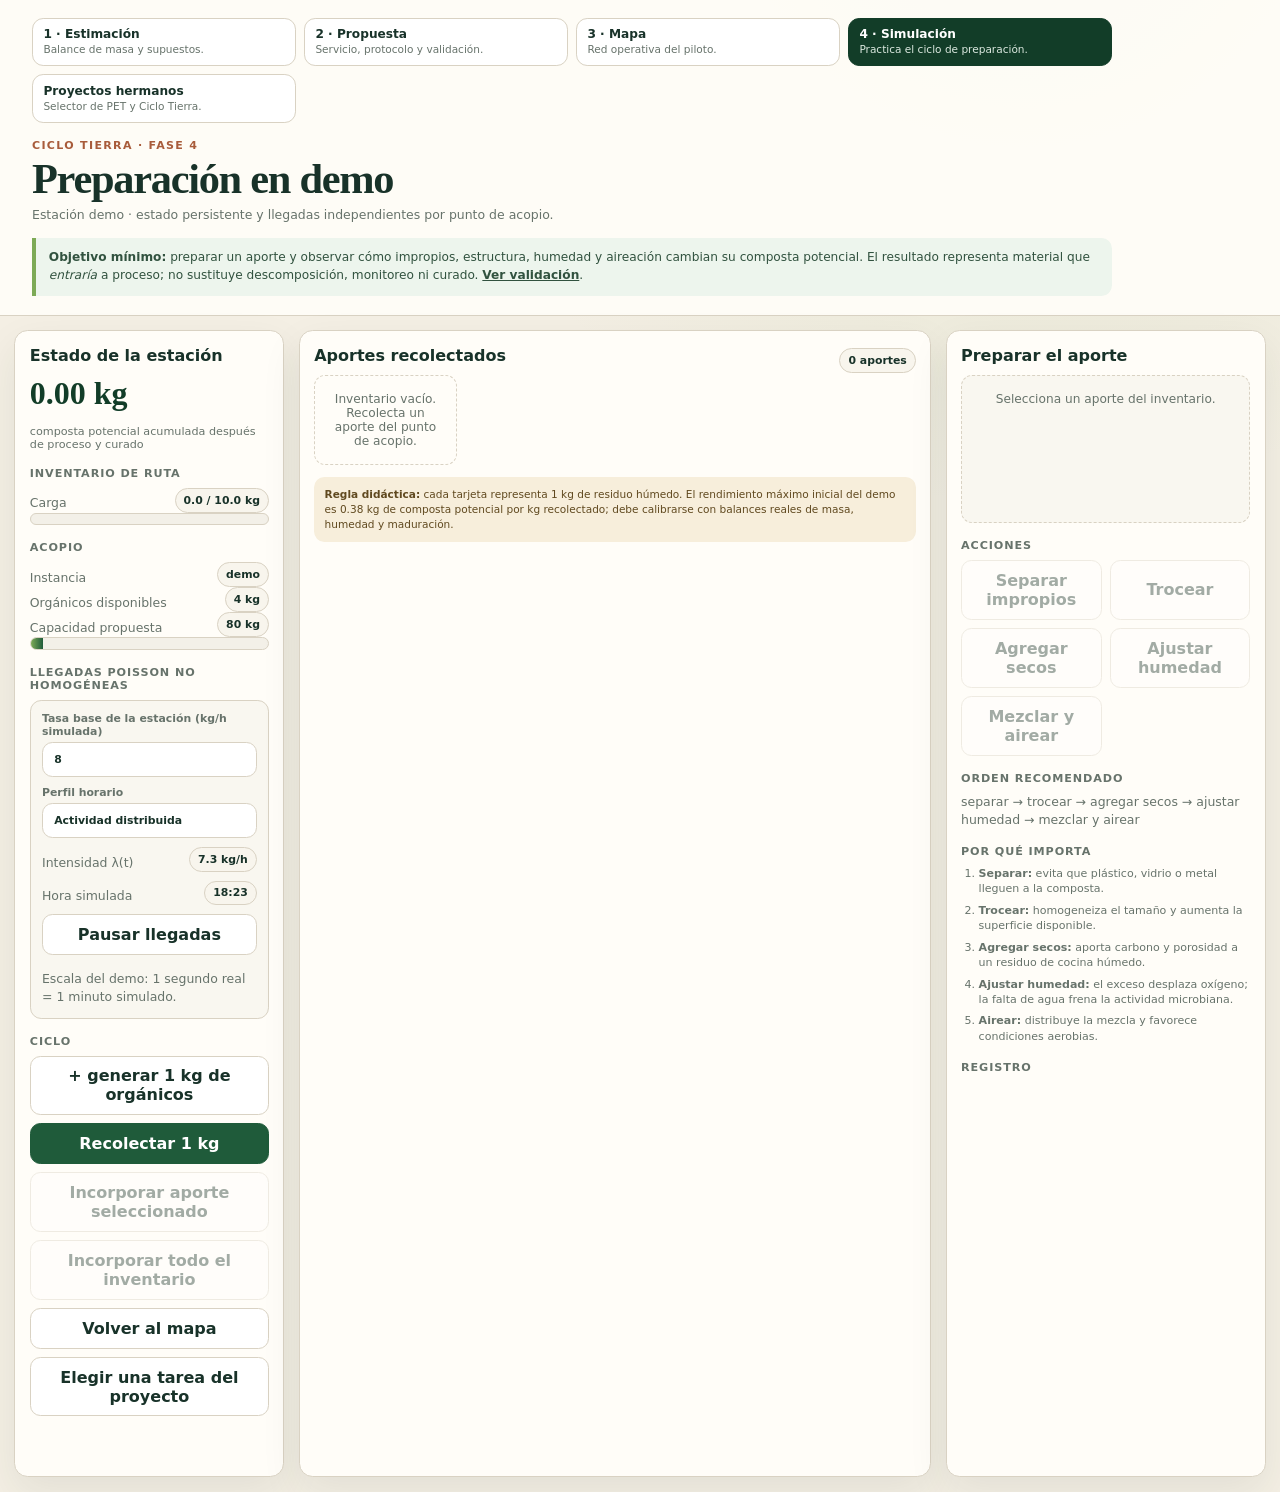
<file: ciclo-tierra/compostaje_fase1.html>
<!DOCTYPE html>
<html lang="es">
<head>
  <meta charset="utf-8">
  <meta name="viewport" content="width=device-width, initial-scale=1">
  <meta name="description" content="Simulador educativo del acopio y la preparación de residuos orgánicos para compostaje.">
  <title>4 · Simulación de compostaje | Proyecto hermano Ciclo Tierra</title>
  <style>
    :root {
      --paper: #f4efe4;
      --panel: #fffdf8;
      --ink: #183229;
      --muted: #67736b;
      --line: #d9d2c3;
      --forest: #1f5b3a;
      --forest-dark: #123d28;
      --leaf: #7daa56;
      --ochre: #c89445;
      --clay: #a85c3b;
      --bad: #a33a32;
      --good: #26724a;
      --warning-bg: #fbf0d9;
      --shadow: 0 16px 40px rgba(24,50,41,.08);
    }

    * { box-sizing: border-box; }

    html { color-scheme: light; }

    body {
      margin: 0;
      font-family: Inter, ui-sans-serif, system-ui, -apple-system, BlinkMacSystemFont, "Segoe UI", sans-serif;
      color: var(--ink);
      background:
        radial-gradient(circle at 80% -10%, rgba(125,170,86,.18), transparent 34%),
        var(--paper);
    }

    button, input, select { font: inherit; }

    :focus-visible { outline: 3px solid var(--ochre); outline-offset: 2px; }

    header {
      padding: 1.1rem clamp(1rem, 3vw, 2rem) 1.2rem;
      border-bottom: 1px solid var(--line);
      background: rgba(255,253,248,.94);
    }

    .project-nav {
      display: grid;
      grid-template-columns: repeat(4, minmax(0, 1fr));
      gap: .5rem;
      max-width: 1080px;
      margin: 0 0 1rem;
    }

    .project-nav a {
      display: grid;
      gap: .12rem;
      border: 1px solid var(--line);
      border-radius: .7rem;
      padding: .55rem .65rem;
      color: var(--ink);
      background: white;
      text-decoration: none;
    }

    .project-nav a:hover { border-color: var(--forest); }

    .project-nav a[aria-current="page"] {
      border-color: var(--forest-dark);
      color: white;
      background: var(--forest-dark);
    }

    .project-nav strong { font-size: .76rem; }
    .project-nav span { color: var(--muted); font-size: .66rem; line-height: 1.25; }
    .project-nav a[aria-current="page"] span { color: #dce9e0; }

    .eyebrow {
      margin: 0 0 .35rem;
      color: var(--clay);
      font-size: .69rem;
      font-weight: 850;
      letter-spacing: .12em;
      text-transform: uppercase;
    }

    h1 {
      margin: 0;
      font-family: Georgia, "Times New Roman", serif;
      font-size: clamp(1.7rem, 4vw, 2.65rem);
      line-height: 1;
      letter-spacing: -.03em;
    }

    .sub {
      margin: .4rem 0 0;
      color: var(--muted);
      font-size: .78rem;
      line-height: 1.45;
    }

    .phase-objective {
      max-width: 1080px;
      margin-top: .85rem;
      border-left: 4px solid var(--leaf);
      border-radius: 0 .65rem .65rem 0;
      padding: .7rem .8rem;
      color: #31523f;
      background: #edf5ed;
      font-size: .76rem;
      line-height: 1.45;
    }

    .phase-objective a { color: inherit; font-weight: 800; }

    main {
      display: grid;
      grid-template-columns: 270px minmax(330px, 1fr) 320px;
      gap: .9rem;
      max-width: 1400px;
      margin: 0 auto;
      padding: .9rem;
    }

    section, aside {
      min-height: 160px;
      border: 1px solid var(--line);
      border-radius: .85rem;
      padding: .9rem;
      background: var(--panel);
      box-shadow: var(--shadow);
    }

    h2 { margin: 0 0 .65rem; font-size: 1rem; }

    h3 {
      margin: 1rem 0 .5rem;
      color: var(--muted);
      font-size: .7rem;
      letter-spacing: .08em;
      text-transform: uppercase;
    }

    button, input, select {
      appearance: none;
      border: 1px solid var(--line);
      border-radius: .65rem;
      padding: .62rem .7rem;
      color: var(--ink);
      background: white;
    }

    button { cursor: pointer; font-weight: 750; }
    button:hover:not(:disabled) { border-color: var(--forest); background: #f4f8f3; }
    button:disabled { opacity: .4; cursor: not-allowed; }

    .primary {
      border-color: var(--forest);
      color: white;
      background: var(--forest);
    }

    .primary:hover:not(:disabled) { color: white; background: var(--forest-dark); }

    .stack { display: grid; gap: .5rem; }
    .row { display: flex; align-items: center; justify-content: space-between; gap: .6rem; }

    .score {
      margin: .1rem 0 .8rem;
      color: var(--forest-dark);
      font-family: Georgia, "Times New Roman", serif;
      font-size: 2rem;
      font-weight: 800;
    }

    .score-label { color: var(--muted); font-size: .7rem; }

    .bar {
      height: .8rem;
      overflow: hidden;
      border: 1px solid var(--line);
      border-radius: 999px;
      background: #f3f0e8;
    }

    .fill {
      width: 0;
      height: 100%;
      background: linear-gradient(90deg, var(--leaf), var(--forest));
      transition: width .18s ease;
    }

    .pill {
      display: inline-flex;
      align-items: center;
      justify-content: center;
      min-width: 2rem;
      min-height: 1.55rem;
      border: 1px solid var(--line);
      border-radius: 999px;
      padding: .1rem .5rem;
      color: var(--ink);
      background: #f8f5ed;
      font-size: .68rem;
      font-weight: 750;
    }

    .generation-controls {
      display: grid;
      gap: .55rem;
      border: 1px solid var(--line);
      border-radius: .7rem;
      padding: .7rem;
      background: #f9f7f0;
    }

    .generation-controls label {
      display: grid;
      gap: .28rem;
      color: var(--muted);
      font-size: .68rem;
      font-weight: 750;
    }

    .generation-controls input,
    .generation-controls select { width: 100%; }

    .batch-grid {
      display: grid;
      grid-template-columns: repeat(auto-fill, minmax(138px, 1fr));
      gap: .65rem;
      align-content: start;
    }

    .batch {
      display: grid;
      justify-items: stretch;
      width: 100%;
      min-height: 170px;
      border: 1px solid var(--line);
      border-radius: .75rem;
      padding: .65rem;
      text-align: left;
      background: white;
    }

    .batch.selected { outline: 3px solid var(--ochre); border-color: var(--ochre); }
    .batch.ready { border-color: var(--good); }
    .batch.risk { border-color: #d9aaa3; }

    .batch-title { display: block; margin-bottom: .45rem; text-align: center; font-size: .72rem; }

    .mini-svg { display: block; width: 70px; height: 68px; margin: 0 auto .45rem; }

    .tags { display: flex; flex-wrap: wrap; gap: .25rem; justify-content: center; }

    .tag {
      border: 1px solid var(--line);
      border-radius: 999px;
      padding: .12rem .38rem;
      color: var(--muted);
      font-size: .57rem;
      line-height: 1.25;
      background: #fff;
    }

    .tag.bad { color: var(--bad); border-color: #e3b2ad; background: #fff6f4; }
    .tag.good { color: var(--good); border-color: #b8d7c4; background: #f4faf5; }

    .yield {
      margin-top: .5rem;
      color: var(--forest);
      font-size: .72rem;
      font-weight: 850;
      text-align: center;
    }

    .yield.zero { color: var(--bad); }

    .details {
      min-height: 148px;
      border: 1px dashed var(--line);
      border-radius: .7rem;
      padding: .7rem;
      background: #f9f7f0;
    }

    .details p { margin: .45rem 0 0; }

    .actions { display: grid; grid-template-columns: 1fr 1fr; gap: .5rem; }

    .guide, .log {
      margin: 0;
      padding-left: 1.1rem;
      color: var(--muted);
      font-size: .69rem;
      line-height: 1.42;
    }

    .guide li + li, .log li + li { margin-top: .35rem; }

    .log { max-height: 150px; overflow: auto; }

    .next-step {
      padding-top: .55rem;
      border-top: 1px solid var(--line);
      color: var(--muted);
      font-size: .7rem;
      line-height: 1.4;
    }

    .message {
      min-height: 2.2rem;
      margin-top: .65rem;
      border-radius: .55rem;
      padding: .5rem .6rem;
      color: #704d17;
      background: var(--warning-bg);
      font-size: .7rem;
      font-weight: 750;
      line-height: 1.35;
      opacity: 0;
      transition: opacity .2s ease;
    }

    .message.show { opacity: 1; }

    .empty {
      border: 1px dashed var(--line);
      border-radius: .7rem;
      padding: 1rem;
      color: var(--muted);
      font-size: .76rem;
      text-align: center;
    }

    .method-note {
      margin-top: .75rem;
      border-radius: .65rem;
      padding: .65rem;
      color: #60491f;
      background: #f7eedb;
      font-size: .66rem;
      line-height: 1.4;
    }

    @media (max-width: 1040px) {
      main { grid-template-columns: 250px 1fr; }
      main > aside:last-child { grid-column: 1 / -1; }
    }

    @media (max-width: 760px) {
      .project-nav { grid-template-columns: repeat(2, minmax(0, 1fr)); }
      main { grid-template-columns: 1fr; }
      main > aside:last-child { grid-column: auto; }
    }

    @media (max-width: 480px) {
      .project-nav { grid-template-columns: 1fr; }
      .actions { grid-template-columns: 1fr; }
    }

    @media (prefers-reduced-motion: reduce) {
      *, *::before, *::after { transition: none !important; scroll-behavior: auto !important; }
    }
  </style>
</head>
<body>
  <header>
    <nav class="project-nav" aria-label="Recorrido del proyecto Ciclo Tierra">
      <a href="presentacion.html#estimacion"><strong>1 · Estimación</strong><span>Balance de masa y supuestos.</span></a>
      <a href="presentacion.html#propuesta"><strong>2 · Propuesta</strong><span>Servicio, protocolo y validación.</span></a>
      <a href="index.html"><strong>3 · Mapa</strong><span>Red operativa del piloto.</span></a>
      <a href="compostaje_fase1.html" aria-current="page"><strong>4 · Simulación</strong><span>Practica el ciclo de preparación.</span></a>
      <a href="../proyectos.html"><strong>Proyectos hermanos</strong><span>Selector de PET y Ciclo Tierra.</span></a>
    </nav>
    <p class="eyebrow">Ciclo Tierra · fase 4</p>
    <h1 id="titulo">Simulador de preparación para compostaje</h1>
    <p class="sub" id="subtitulo">Recolecta → separa impropios → trocea → equilibra → airea → incorpora a la pila.</p>
    <div class="phase-objective"><strong>Objetivo mínimo:</strong> preparar un aporte y observar cómo impropios, estructura, humedad y aireación cambian su composta potencial. El resultado representa material que <em>entraría</em> a proceso; no sustituye descomposición, monitoreo ni curado. <a href="presentacion.html#fase-4">Ver validación</a>.</div>
  </header>

  <main>
    <aside aria-labelledby="state-title">
      <h2 id="state-title">Estado de la estación</h2>
      <div class="score" id="composta">0.00 kg</div>
      <div class="score-label">composta potencial acumulada después de proceso y curado</div>

      <h3>Inventario de ruta</h3>
      <div class="row"><span class="sub">Carga</span><span class="pill" id="pesoTexto">0.0 / 10.0 kg</span></div>
      <div class="bar" aria-hidden="true"><div class="fill" id="inventarioBar"></div></div>

      <h3>Acopio</h3>
      <div class="row"><span class="sub">Instancia</span><span class="pill" id="contenedorNombre">demo</span></div>
      <div class="row"><span class="sub">Orgánicos disponibles</span><span class="pill" id="contenedorCantidad">0 kg</span></div>
      <div class="row"><span class="sub">Capacidad propuesta</span><span class="pill" id="contenedorCapacidad">80 kg</span></div>
      <div class="bar" aria-hidden="true"><div class="fill" id="contenedorBar"></div></div>

      <h3>Llegadas Poisson no homogéneas</h3>
      <div class="generation-controls">
        <label>Tasa base de la estación (kg/h simulada)
          <input id="tasaGeneracion" type="number" min="0" max="200" step="0.5" inputmode="decimal" disabled>
        </label>
        <label>Perfil horario
          <select id="perfilGeneracion" disabled>
            <option value="campus">Actividad distribuida</option>
            <option value="desayuno">Pico de desayuno</option>
            <option value="comida">Pico de comida</option>
          </select>
        </label>
        <div class="row"><span class="sub">Intensidad λ(t)</span><span class="pill" id="lambdaActual">0.0 kg/h</span></div>
        <div class="row"><span class="sub">Hora simulada</span><span class="pill" id="horaSimulada">00:00</span></div>
        <button id="btnAlternarGeneracion" type="button" disabled>Pausar llegadas</button>
        <p class="sub">Escala del demo: 1 segundo real = 1 minuto simulado.</p>
      </div>

      <h3>Ciclo</h3>
      <div class="stack">
        <button id="btnGenerar" type="button" disabled>+ generar 1 kg de orgánicos</button>
        <button class="primary" id="btnRecolectar" type="button" disabled>Recolectar 1 kg</button>
        <button id="btnIncorporar" type="button" disabled>Incorporar aporte seleccionado</button>
        <button id="btnIncorporarTodo" type="button" disabled>Incorporar todo el inventario</button>
        <button id="btnVolverMapa" type="button">Volver al mapa</button>
        <button id="btnVerTareas" type="button">Elegir una tarea del proyecto</button>
      </div>
      <div id="mensaje" class="message" role="status" aria-live="polite"></div>
    </aside>

    <section aria-labelledby="inventory-title">
      <div class="row">
        <h2 id="inventory-title">Aportes recolectados</h2>
        <span class="pill" id="inventarioCantidad">0 aportes</span>
      </div>
      <div id="inventario" class="batch-grid"></div>
      <div class="method-note"><strong>Regla didáctica:</strong> cada tarjeta representa 1 kg de residuo húmedo. El rendimiento máximo inicial del demo es 0.38 kg de composta potencial por kg recolectado; debe calibrarse con balances reales de masa, humedad y maduración.</div>
    </section>

    <aside aria-labelledby="process-title">
      <h2 id="process-title">Preparar el aporte</h2>
      <div id="detalle" class="details empty">Selecciona un aporte del inventario.</div>

      <h3>Acciones</h3>
      <div class="actions">
        <button data-accion="separar" type="button" disabled>Separar impropios</button>
        <button data-accion="trocear" type="button" disabled>Trocear</button>
        <button data-accion="agregarSecos" type="button" disabled>Agregar secos</button>
        <button data-accion="ajustarHumedad" type="button" disabled>Ajustar humedad</button>
        <button data-accion="airear" type="button" disabled>Mezclar y airear</button>
      </div>

      <h3>Orden recomendado</h3>
      <p class="sub">separar → trocear → agregar secos → ajustar humedad → mezclar y airear</p>

      <h3>Por qué importa</h3>
      <ol class="guide">
        <li><strong>Separar:</strong> evita que plástico, vidrio o metal lleguen a la composta.</li>
        <li><strong>Trocear:</strong> homogeneiza el tamaño y aumenta la superficie disponible.</li>
        <li><strong>Agregar secos:</strong> aporta carbono y porosidad a un residuo de cocina húmedo.</li>
        <li><strong>Ajustar humedad:</strong> el exceso desplaza oxígeno; la falta de agua frena la actividad microbiana.</li>
        <li><strong>Airear:</strong> distribuye la mezcla y favorece condiciones aerobias.</li>
      </ol>

      <h3>Registro</h3>
      <ol id="log" class="log"></ol>
    </aside>
  </main>

  <script>
    const CAPACIDAD_INVENTARIO_KG = 10;
    const CAPACIDAD_PREDETERMINADA_KG = 80;
    const TASA_PREDETERMINADA_KG_HORA = 8;
    const MS_POR_MINUTO_SIMULADO = 1000;
    const INTERVALO_ACTUALIZACION_MS = 1000;
    const MAX_MINUTOS_RECUPERACION = 3 * 24 * 60;
    const STORAGE_KEY_GLOBAL = "cicloTierra:compostaje:v1:global";

    const RENDIMIENTO_MAXIMO_KG = 0.38;
    const EVENTOS_ORGANICOS = Object.freeze({
      GENERAR: "organicos:generar",
      CONFIGURAR: "organicos:configurar-generacion",
      PAUSAR: "organicos:pausar-generacion",
      REANUDAR: "organicos:reanudar-generacion",
      GENERADO: "organicos:aporte-generado",
      ESTADO: "organicos:estado-generacion"
    });

    const PERFILES = Object.freeze({
      campus: normalizarPerfil([
        .08,.06,.05,.05,.06,.12,.35,.85,1.25,1.2,1.05,1.15,
        1.55,1.65,1.45,1.25,1.05,.85,.60,.40,.28,.20,.14,.10
      ]),
      desayuno: normalizarPerfil([
        .06,.05,.04,.04,.08,.28,.85,1.8,2.25,1.85,1.2,.85,
        .70,.65,.58,.50,.42,.35,.28,.22,.17,.13,.10,.08
      ]),
      comida: normalizarPerfil([
        .06,.05,.04,.04,.05,.09,.20,.40,.60,.75,.95,1.35,
        2.15,2.35,2.0,1.45,1.05,.78,.55,.38,.26,.18,.12,.09
      ])
    });

    const TIPOS_APORTE = Object.freeze([
      { id: "fruta", nombre: "fruta y verdura", color: "#7daa56" },
      { id: "cafe", nombre: "café y filtros", color: "#8a5a3b" },
      { id: "poda", nombre: "poda blanda", color: "#4f8a55" }
    ]);

    const params = new URLSearchParams(location.search);
    const INSTANCIA_ID = limpiar(params.get("contenedor") || params.get("id") || "demo");
    const INSTANCIA_NOMBRE = params.get("nombre") || INSTANCIA_ID;
    const TASA_URL = numeroFinito(params.get("tasa"), null);
    const PERFIL_URL = PERFILES[params.get("perfil")] ? params.get("perfil") : null;
    const CONTENEDORES_RESPALDO = Array.from({ length: 6 }, (_, index) => ({
      id: `A-${String(index + 1).padStart(2, "0")}`,
      nombre: `Acopio demostrativo ${String(index + 1).padStart(2, "0")}`,
      capacidadKg: CAPACIDAD_PREDETERMINADA_KG
    }));

    let catalogoContenedores = [];
    let estadoGlobal = null;
    let estado = null;
    let timerGeneracion = null;

    function normalizarPerfil(valores) {
      const media = valores.reduce((suma, valor) => suma + valor, 0) / valores.length;
      return Object.freeze(valores.map(valor => valor / media));
    }

    function numeroFinito(valor, respaldo) {
      if (valor === null || valor === undefined || valor === "") return respaldo;
      const numero = Number(valor);
      return Number.isFinite(numero) ? numero : respaldo;
    }

    function limpiar(valor) {
      return String(valor || "demo").normalize("NFD").replace(/[\u0300-\u036f]/g, "")
        .replace(/[^a-zA-Z0-9_-]/g, "-").replace(/-+/g, "-").replace(/^-|-$/g, "") || "demo";
    }

    function esObjeto(valor) {
      return !!valor && typeof valor === "object" && !Array.isArray(valor);
    }

    function crearReloj(ahoraMs) {
      const fecha = new Date(ahoraMs);
      return { origenRealMs: ahoraMs, minutoOrigen: fecha.getHours() * 60 + fecha.getMinutes() + fecha.getSeconds() / 60 };
    }

    function normalizarReloj(entrada, ahoraMs) {
      if (!esObjeto(entrada)) return crearReloj(ahoraMs);
      return {
        origenRealMs: numeroFinito(entrada.origenRealMs, ahoraMs),
        minutoOrigen: numeroFinito(entrada.minutoOrigen, crearReloj(ahoraMs).minutoOrigen)
      };
    }

    function minutoSimulado(ahoraMs, global = estadoGlobal) {
      const reloj = global?.reloj || crearReloj(ahoraMs);
      return reloj.minutoOrigen + (ahoraMs - reloj.origenRealMs) / MS_POR_MINUTO_SIMULADO;
    }

    function minutoDelDia(minuto) { return ((minuto % 1440) + 1440) % 1440; }
    function horaDeMinuto(minuto) { return Math.floor(minutoDelDia(minuto) / 60); }

    function formatoHoraSimulada(minutoAbsoluto) {
      const minuto = Math.floor(minutoDelDia(minutoAbsoluto));
      return `${String(Math.floor(minuto / 60)).padStart(2, "0")}:${String(minuto % 60).padStart(2, "0")}`;
    }

    function aporteNuevoPara(destino) {
      const tipo = TIPOS_APORTE[Math.floor(Math.random() * TIPOS_APORTE.length)];
      return {
        id: destino.siguienteId++,
        tipo: tipo.id,
        tipoNombre: tipo.nombre,
        color: tipo.color,
        tieneImpropios: Math.random() < .38,
        troceado: false,
        tieneSecos: false,
        humedad: "alta",
        aireado: false,
        masaKg: 1
      };
    }

    function crearEstadoInicial(meta, global, ahoraMs) {
      const tasa = meta.id === INSTANCIA_ID && TASA_URL !== null ? TASA_URL : numeroFinito(meta.tasaHora, TASA_PREDETERMINADA_KG_HORA);
      const perfil = meta.id === INSTANCIA_ID && PERFIL_URL ? PERFIL_URL : (PERFILES[meta.perfil] ? meta.perfil : "campus");
      const inicial = {
        id: meta.id,
        nombre: meta.nombre || meta.id,
        compostaKg: 0,
        rechazados: 0,
        contenedor: [],
        inventario: [],
        seleccion: null,
        siguienteId: 1,
        generacionActiva: true,
        tasaHora: Math.min(200, Math.max(0, tasa)),
        perfil,
        capacidadKg: Math.max(1, Math.floor(numeroFinito(meta.capacidadKg, CAPACIDAD_PREDETERMINADA_KG))),
        ultimaGeneracionMinuto: minutoSimulado(ahoraMs, global)
      };
      for (let i = 0; i < 4; i += 1) inicial.contenedor.push(aporteNuevoPara(inicial));
      return inicial;
    }

    function normalizarAporte(aporte, idRespaldo) {
      const tipo = TIPOS_APORTE.find(item => item.id === aporte?.tipo) || TIPOS_APORTE[0];
      const id = Number(aporte?.id);
      return {
        id: Number.isInteger(id) && id > 0 ? id : idRespaldo,
        tipo: tipo.id,
        tipoNombre: String(aporte?.tipoNombre || tipo.nombre),
        color: String(aporte?.color || tipo.color),
        tieneImpropios: aporte?.tieneImpropios !== false,
        troceado: !!aporte?.troceado,
        tieneSecos: !!aporte?.tieneSecos,
        humedad: ["alta", "optima", "baja"].includes(aporte?.humedad) ? aporte.humedad : "alta",
        aireado: !!aporte?.aireado,
        masaKg: Math.max(.1, numeroFinito(aporte?.masaKg, 1))
      };
    }

    function normalizarEstadoContenedor(entrada, meta, global, ahoraMs) {
      if (!esObjeto(entrada)) return crearEstadoInicial(meta, global, ahoraMs);
      let siguienteId = Math.max(1, Math.floor(numeroFinito(entrada.siguienteId, 1)));
      const normalizarLista = lista => (Array.isArray(lista) ? lista : []).map(aporte => {
        const normalizado = normalizarAporte(aporte, siguienteId);
        siguienteId = Math.max(siguienteId, normalizado.id + 1);
        return normalizado;
      });
      const contenedor = normalizarLista(entrada.contenedor);
      const inventario = normalizarLista(entrada.inventario);
      const seleccionNumero = Number(entrada.seleccion);
      const seleccion = Number.isInteger(seleccionNumero) && inventario.some(aporte => aporte.id === seleccionNumero) ? seleccionNumero : null;
      return {
        id: meta.id,
        nombre: String(entrada.nombre || meta.nombre || meta.id),
        compostaKg: Math.max(0, numeroFinito(entrada.compostaKg, 0)),
        rechazados: Math.max(0, Math.floor(numeroFinito(entrada.rechazados, 0))),
        contenedor,
        inventario,
        seleccion,
        siguienteId,
        generacionActiva: entrada.generacionActiva !== false,
        tasaHora: Math.min(200, Math.max(0, numeroFinito(entrada.tasaHora, numeroFinito(meta.tasaHora, TASA_PREDETERMINADA_KG_HORA)))),
        perfil: PERFILES[entrada.perfil] ? entrada.perfil : (PERFILES[meta.perfil] ? meta.perfil : "campus"),
        capacidadKg: Math.max(1, Math.floor(numeroFinito(entrada.capacidadKg, numeroFinito(meta.capacidadKg, CAPACIDAD_PREDETERMINADA_KG)))),
        ultimaGeneracionMinuto: numeroFinito(entrada.ultimaGeneracionMinuto, minutoSimulado(ahoraMs, global))
      };
    }

    async function cargarCatalogoContenedores() {
      try {
        const respuesta = await fetch("puntos.json", { cache: "no-store" });
        if (!respuesta.ok) throw new Error(`No se pudo cargar puntos.json (${respuesta.status})`);
        const puntos = await respuesta.json();
        const catalogo = (Array.isArray(puntos) ? puntos : [])
          .filter(punto => punto?.id && normalizarTexto(punto.categoria).includes("acopio"))
          .map(punto => ({
            id: limpiar(punto.id),
            nombre: String(punto.nombre || punto.id),
            tasaHora: numeroFinito(punto.tasa_kg_hora, TASA_PREDETERMINADA_KG_HORA),
            perfil: PERFILES[punto.perfil_organicos] ? punto.perfil_organicos : "campus",
            capacidadKg: numeroFinito(punto.capacidad_kg, CAPACIDAD_PREDETERMINADA_KG)
          }));
        if (catalogo.length) return catalogo;
      } catch (error) {
        console.warn("No se pudo cargar el catálogo de orgánicos; se usará el respaldo.", error);
      }
      return CONTENEDORES_RESPALDO.map(meta => ({ ...meta, tasaHora: TASA_PREDETERMINADA_KG_HORA, perfil: "campus" }));
    }

    function metaActual() {
      return catalogoContenedores.find(meta => meta.id === INSTANCIA_ID) || {
        id: INSTANCIA_ID,
        nombre: INSTANCIA_NOMBRE,
        tasaHora: TASA_PREDETERMINADA_KG_HORA,
        perfil: "campus",
        capacidadKg: CAPACIDAD_PREDETERMINADA_KG
      };
    }

    function leerJSONLocal(clave) {
      try { return JSON.parse(localStorage.getItem(clave) || "null"); }
      catch (error) { console.warn(`No se pudo leer ${clave}.`, error); return null; }
    }

    function normalizarEstadoGlobal(entrada, ahoraMs = Date.now()) {
      const base = esObjeto(entrada) ? entrada : {};
      const global = { version: 1, reloj: normalizarReloj(base.reloj, ahoraMs), contenedores: {}, actualizadoEnMs: numeroFinito(base.actualizadoEnMs, ahoraMs) };
      const existentes = esObjeto(base.contenedores) ? base.contenedores : {};
      const metas = new Map(catalogoContenedores.map(meta => [meta.id, { ...meta }]));
      Object.entries(existentes).forEach(([clave, valor]) => {
        const id = limpiar(valor?.id || clave);
        if (!metas.has(id)) metas.set(id, { id, nombre: String(valor?.nombre || id) });
      });
      const actual = metaActual();
      metas.set(actual.id, actual);
      metas.forEach((meta, id) => { global.contenedores[id] = normalizarEstadoContenedor(existentes[id], meta, global, ahoraMs); });
      return global;
    }

    function leerEstadoGlobal(ahoraMs = Date.now()) {
      return normalizarEstadoGlobal(leerJSONLocal(STORAGE_KEY_GLOBAL), ahoraMs);
    }

    function escribirEstadoGlobal(global) {
      global.actualizadoEnMs = Date.now();
      try { localStorage.setItem(STORAGE_KEY_GLOBAL, JSON.stringify(global)); return true; }
      catch (error) { console.warn("No se pudo guardar el estado del simulador.", error); return false; }
    }

    function adoptarEstadoGlobal(global) {
      estadoGlobal = global;
      estado = global.contenedores[INSTANCIA_ID];
      configurarEncabezado();
    }

    function guardarEstadoActual() {
      if (!estadoGlobal || !estado) return;
      estadoGlobal.contenedores[INSTANCIA_ID] = estado;
      escribirEstadoGlobal(estadoGlobal);
    }

    function perfilDe(contenedor) { return PERFILES[contenedor.perfil] || PERFILES.campus; }

    function intensidadPorHora(contenedor, minuto) {
      return contenedor.generacionActiva ? contenedor.tasaHora * perfilDe(contenedor)[horaDeMinuto(minuto)] : 0;
    }

    function integrarIntensidad(contenedor, inicio, fin) {
      let cursor = inicio;
      let media = 0;
      const perfil = perfilDe(contenedor);
      while (cursor < fin) {
        const dentroDelDia = minutoDelDia(cursor);
        const siguiente = Math.min(fin, cursor + Math.max(.000001, 60 - dentroDelDia % 60));
        media += contenedor.tasaHora * perfil[Math.floor(dentroDelDia / 60)] * (siguiente - cursor) / 60;
        cursor = siguiente;
      }
      return contenedor.generacionActiva ? media : 0;
    }

    function muestraPoisson(media, limite) {
      let restante = Math.max(0, media);
      let total = 0;
      while (restante > 0 && total < limite) {
        const tramo = Math.min(20, restante);
        const umbral = Math.exp(-tramo);
        let producto = 1;
        let k = 0;
        do { k += 1; producto *= Math.random(); } while (producto > umbral && total + k - 1 < limite);
        total += k - 1;
        restante -= tramo;
      }
      return Math.min(total, limite);
    }

    function actualizarContenedorPoisson(contenedor, global, ahoraMs) {
      const fin = minutoSimulado(ahoraMs, global);
      const inicio = Math.max(numeroFinito(contenedor.ultimaGeneracionMinuto, fin), fin - MAX_MINUTOS_RECUPERACION);
      const disponibles = Math.max(0, contenedor.capacidadKg - contenedor.contenedor.length);
      const media = integrarIntensidad(contenedor, inicio, fin);
      const cantidad = muestraPoisson(media, disponibles);
      const generados = [];
      for (let i = 0; i < cantidad; i += 1) {
        const aporte = aporteNuevoPara(contenedor);
        contenedor.contenedor.push(aporte);
        generados.push(aporte);
      }
      contenedor.ultimaGeneracionMinuto = fin;
      return { contenedor, generados, media };
    }

    function actualizarTodosLosContenedores(ahoraMs = Date.now(), renderizar = true) {
      const global = leerEstadoGlobal(ahoraMs);
      Object.values(global.contenedores).forEach(contenedor => actualizarContenedorPoisson(contenedor, global, ahoraMs));
      escribirEstadoGlobal(global);
      adoptarEstadoGlobal(global);
      if (renderizar) render(false);
    }

    function obtenerContenedorGlobal(idSolicitado, global) {
      const id = limpiar(idSolicitado || INSTANCIA_ID);
      if (!global.contenedores[id]) {
        const meta = catalogoContenedores.find(item => item.id === id) || { id, nombre: id };
        global.contenedores[id] = crearEstadoInicial(meta, global, Date.now());
      }
      return global.contenedores[id];
    }

    function generarParaContenedor(detalle = {}) {
      const global = leerEstadoGlobal(Date.now());
      const destino = obtenerContenedorGlobal(detalle.contenedor || detalle.id, global);
      const cantidad = Math.min(Math.max(1, Math.floor(numeroFinito(detalle.cantidad, 1))), Math.max(0, destino.capacidadKg - destino.contenedor.length));
      const generados = [];
      for (let i = 0; i < cantidad; i += 1) { const aporte = aporteNuevoPara(destino); destino.contenedor.push(aporte); generados.push(aporte); }
      destino.ultimaGeneracionMinuto = minutoSimulado(Date.now(), global);
      escribirEstadoGlobal(global);
      adoptarEstadoGlobal(global);
      render(false);
      window.dispatchEvent(new CustomEvent(EVENTOS_ORGANICOS.GENERADO, { detail: { contenedor: destino.id, cantidad, fuente: detalle.fuente || "manual" } }));
    }

    function configurarGeneracion(detalle = {}) {
      const global = leerEstadoGlobal(Date.now());
      const destino = obtenerContenedorGlobal(detalle.contenedor || detalle.id, global);
      const tasa = numeroFinito(detalle.tasaHora ?? detalle.tasa, null);
      if (tasa !== null) destino.tasaHora = Math.min(200, Math.max(0, tasa));
      if (PERFILES[detalle.perfil]) destino.perfil = detalle.perfil;
      if (typeof detalle.activo === "boolean") destino.generacionActiva = detalle.activo;
      destino.ultimaGeneracionMinuto = minutoSimulado(Date.now(), global);
      escribirEstadoGlobal(global);
      adoptarEstadoGlobal(global);
      render(false);
      window.dispatchEvent(new CustomEvent(EVENTOS_ORGANICOS.ESTADO, { detail: { contenedor: destino.id, tasaHora: destino.tasaHora, perfil: destino.perfil, activo: destino.generacionActiva } }));
    }

    function registrarEventosGlobales() {
      window.addEventListener(EVENTOS_ORGANICOS.GENERAR, event => generarParaContenedor(event.detail || {}));
      window.addEventListener(EVENTOS_ORGANICOS.CONFIGURAR, event => configurarGeneracion(event.detail || {}));
      window.addEventListener(EVENTOS_ORGANICOS.PAUSAR, event => configurarGeneracion({ ...(event.detail || {}), activo: false }));
      window.addEventListener(EVENTOS_ORGANICOS.REANUDAR, event => configurarGeneracion({ ...(event.detail || {}), activo: true }));
      window.addEventListener("storage", event => {
        if (event.key !== STORAGE_KEY_GLOBAL || !event.newValue) return;
        try { adoptarEstadoGlobal(normalizarEstadoGlobal(JSON.parse(event.newValue), Date.now())); render(false); }
        catch (error) { console.warn("No se pudo sincronizar otra pestaña.", error); }
      });
      document.addEventListener("visibilitychange", () => { if (!document.hidden) actualizarTodosLosContenedores(Date.now()); });
      window.OrganicosGenerador = Object.freeze({
        eventos: EVENTOS_ORGANICOS,
        generar: detalle => window.dispatchEvent(new CustomEvent(EVENTOS_ORGANICOS.GENERAR, { detail: detalle || {} })),
        configurar: detalle => window.dispatchEvent(new CustomEvent(EVENTOS_ORGANICOS.CONFIGURAR, { detail: detalle || {} })),
        pausar: contenedor => window.dispatchEvent(new CustomEvent(EVENTOS_ORGANICOS.PAUSAR, { detail: { contenedor } })),
        reanudar: contenedor => window.dispatchEvent(new CustomEvent(EVENTOS_ORGANICOS.REANUDAR, { detail: { contenedor } }))
      });
    }

    function configurarEncabezado() {
      if (!estado) return;
      document.title = `Simulación de compostaje — ${estado.nombre} (${estado.id})`;
      document.getElementById("titulo").textContent = `Preparación en ${estado.nombre}`;
      document.getElementById("subtitulo").textContent = `Estación ${estado.id} · estado persistente y llegadas independientes por punto de acopio.`;
    }

    function sinCambio(aporte, texto) { mostrarMensaje(texto); return aporte; }

    function separar(aporte) {
      if (!aporte.tieneImpropios) return sinCambio(aporte, "El aporte ya está libre de impropios visibles.");
      return { ...aporte, tieneImpropios: false };
    }

    function trocear(aporte) {
      if (aporte.tieneImpropios) return sinCambio(aporte, "Separa primero los impropios para no fragmentarlos dentro del material orgánico.");
      if (aporte.troceado) return sinCambio(aporte, "El aporte ya tiene un tamaño homogéneo para este demo.");
      return { ...aporte, troceado: true };
    }

    function agregarSecos(aporte) {
      if (aporte.tieneImpropios) return sinCambio(aporte, "No agregues estructurante antes de separar los impropios.");
      if (!aporte.troceado) return sinCambio(aporte, "Trocea primero para mezclar de forma más homogénea.");
      if (aporte.tieneSecos) return sinCambio(aporte, "El aporte ya contiene material seco y estructurante.");
      return { ...aporte, tieneSecos: true };
    }

    function ajustarHumedad(aporte) {
      if (!aporte.tieneSecos) return sinCambio(aporte, "Agrega primero material seco: ayuda a absorber exceso de agua y conservar porosidad.");
      if (aporte.humedad === "optima") return sinCambio(aporte, "La humedad ya está en el objetivo didáctico del lote.");
      return { ...aporte, humedad: "optima" };
    }

    function airear(aporte) {
      if (aporte.tieneImpropios || !aporte.troceado || !aporte.tieneSecos || aporte.humedad !== "optima") {
        return sinCambio(aporte, "Completa separación, troceado, estructurante y humedad antes de la mezcla final.");
      }
      if (aporte.aireado) return sinCambio(aporte, "El aporte ya fue mezclado y aireado.");
      return { ...aporte, aireado: true };
    }

    const acciones = { separar, trocear, agregarSecos, ajustarHumedad, airear };

    function calcularCompostaPotencial(aporte) {
      if (aporte.tieneImpropios) return 0;
      let rendimiento = RENDIMIENTO_MAXIMO_KG;
      if (!aporte.troceado) rendimiento -= .05;
      if (!aporte.tieneSecos) rendimiento -= .13;
      if (aporte.humedad !== "optima") rendimiento -= .10;
      if (!aporte.aireado) rendimiento -= .07;
      return Math.max(0, rendimiento) * aporte.masaKg;
    }

    function esListo(aporte) {
      return !aporte.tieneImpropios && aporte.troceado && aporte.tieneSecos && aporte.humedad === "optima" && aporte.aireado;
    }

    function pesoInventario() { return estado.inventario.reduce((suma, aporte) => suma + aporte.masaKg, 0); }

    function recolectar() {
      if (!estado.contenedor.length) return mostrarMensaje("El punto de acopio está vacío. Genera o espera una llegada.");
      const aporte = estado.contenedor[0];
      if (pesoInventario() + aporte.masaKg > CAPACIDAD_INVENTARIO_KG) return mostrarMensaje("La ruta está llena. Prepara e incorpora material antes de recolectar más.");
      estado.contenedor.shift();
      estado.inventario.push(aporte);
      estado.seleccion = aporte.id;
      registrar(`Recolectado aporte #${aporte.id}: ${aporte.tipoNombre}.`);
      render();
    }

    function generarAporte() {
      window.dispatchEvent(new CustomEvent(EVENTOS_ORGANICOS.GENERAR, { detail: { contenedor: INSTANCIA_ID, cantidad: 1, fuente: "manual" } }));
    }

    function aplicarAccion(nombre) {
      if (estado.seleccion === null) return mostrarMensaje("Selecciona un aporte antes de prepararlo.");
      const index = estado.inventario.findIndex(aporte => aporte.id === estado.seleccion);
      if (index < 0) return;
      const antes = estado.inventario[index];
      const despues = acciones[nombre](antes);
      estado.inventario[index] = despues;
      if (despues !== antes) registrar(`${etiquetaAccion(nombre)} aplicada al aporte #${despues.id}.`);
      render();
    }

    function etiquetaAccion(nombre) {
      return ({ separar: "Separación", trocear: "Troceado", agregarSecos: "Estructurante", ajustarHumedad: "Ajuste de humedad", airear: "Aireación" })[nombre] || nombre;
    }

    function incorporarIndice(index) {
      const aporte = estado.inventario.splice(index, 1)[0];
      const potencial = calcularCompostaPotencial(aporte);
      estado.compostaKg += potencial;
      if (potencial <= 0) estado.rechazados += 1;
      registrar(potencial > 0
        ? `Aporte #${aporte.id} incorporado: ${formatoKg(potencial)} de composta potencial.`
        : `Aporte #${aporte.id} rechazado por impropios o preparación insuficiente.`);
      return { aporte, potencial };
    }

    function incorporarSeleccionado() {
      if (estado.seleccion === null) return mostrarMensaje("Selecciona un aporte para incorporarlo a la pila.");
      const index = estado.inventario.findIndex(aporte => aporte.id === estado.seleccion);
      if (index < 0) return;
      const { aporte, potencial } = incorporarIndice(index);
      estado.seleccion = estado.inventario[0]?.id ?? null;
      if (!esListo(aporte)) mostrarMensaje(potencial > 0
        ? "El aporte entró al proceso con penalización didáctica. En campo habría que registrar la desviación y corregir la mezcla global."
        : "El aporte no suma composta potencial. Los impropios deben retirarse antes de aceptar la carga.");
      render();
    }

    function incorporarTodo() {
      if (!estado.inventario.length) return mostrarMensaje("No hay aportes en el inventario.");
      const cantidad = estado.inventario.length;
      let potencial = 0;
      let rechazados = 0;
      while (estado.inventario.length) {
        const resultado = incorporarIndice(0);
        potencial += resultado.potencial;
        if (resultado.potencial <= 0) rechazados += 1;
      }
      estado.seleccion = null;
      registrar(`Carga cerrada: ${cantidad} aportes, ${formatoKg(potencial)} potenciales, ${rechazados} rechazados.`);
      render();
    }

    function formatoKg(numero) { return `${numero.toFixed(2)} kg`; }

    function mostrarMensaje(texto) {
      const elemento = document.getElementById("mensaje");
      elemento.textContent = texto;
      elemento.classList.add("show");
      clearTimeout(mostrarMensaje.timer);
      mostrarMensaje.timer = setTimeout(() => elemento.classList.remove("show"), 5200);
    }

    function registrar(texto) {
      const log = document.getElementById("log");
      const item = document.createElement("li");
      item.textContent = texto;
      log.prepend(item);
      while (log.children.length > 10) log.removeChild(log.lastChild);
    }

    function aporteSvg(aporte) {
      const impropio = aporte.tieneImpropios ? '<rect x="48" y="16" width="13" height="9" rx="2" fill="#a33a32" transform="rotate(18 54 20)"/>' : "";
      const secos = aporte.tieneSecos ? '<path d="M12 45l12-15 7 16M50 45L42 28 34 46" fill="#c89445" opacity=".9"/>' : "";
      const gotas = aporte.humedad === "alta" ? '<path d="M20 16c4 6 4 9 0 12-4-3-4-6 0-12Zm28 2c3 5 3 8 0 10-3-2-3-5 0-10Z" fill="#76a9b5"/>' : "";
      const aire = aporte.aireado ? '<path d="M9 12c8-6 15 2 22-3M37 10c7-4 11 1 18-2" fill="none" stroke="#1f5b3a" stroke-width="2" stroke-linecap="round"/>' : "";
      return `<svg class="mini-svg" viewBox="0 0 70 68" aria-hidden="true">
        ${aire}${gotas}
        <path d="M9 31h52l-6 28H15L9 31Z" fill="#f2e7cf" stroke="#183229" stroke-width="2"/>
        <circle cx="25" cy="39" r="9" fill="${aporte.color}"/>
        <path d="M24 31c3-5 7-7 11-7-1 5-4 8-10 9" fill="#1f5b3a"/>
        <circle cx="43" cy="41" r="8" fill="#d78b45"/>
        ${secos}${impropio}
      </svg>`;
    }

    function etiquetas(aporte) {
      return [
        aporte.tieneImpropios ? ["con impropios", "bad"] : ["separado", "good"],
        aporte.troceado ? ["troceado", "good"] : ["entero", "bad"],
        aporte.tieneSecos ? ["con secos", "good"] : ["sin secos", "bad"],
        aporte.humedad === "optima" ? ["humedad objetivo", "good"] : ["muy húmedo", "bad"],
        aporte.aireado ? ["aireado", "good"] : ["sin airear", "bad"]
      ].map(([texto, clase]) => `<span class="tag ${clase}">${texto}</span>`).join("");
    }

    function siguientePaso(aporte) {
      if (aporte.tieneImpropios) return "<strong>Siguiente:</strong> separar impropios antes de fragmentar o mezclar.";
      if (!aporte.troceado) return "<strong>Siguiente:</strong> trocear para homogeneizar el tamaño de partícula.";
      if (!aporte.tieneSecos) return "<strong>Siguiente:</strong> agregar material seco y estructurante.";
      if (aporte.humedad !== "optima") return "<strong>Siguiente:</strong> ajustar la humedad del lote.";
      if (!aporte.aireado) return "<strong>Siguiente:</strong> mezclar y airear antes de incorporar.";
      return "<strong>Listo para incorporar.</strong> Aún requiere compostaje controlado y curado.";
    }

    function renderInventario() {
      const contenedor = document.getElementById("inventario");
      if (!estado.inventario.length) {
        contenedor.innerHTML = '<div class="empty">Inventario vacío. Recolecta un aporte del punto de acopio.</div>';
        return;
      }
      contenedor.innerHTML = estado.inventario.map(aporte => {
        const potencial = calcularCompostaPotencial(aporte);
        const clases = ["batch", aporte.id === estado.seleccion ? "selected" : "", esListo(aporte) ? "ready" : "risk"].join(" ");
        return `<button type="button" class="${clases}" data-id="${aporte.id}" aria-pressed="${aporte.id === estado.seleccion}">
          <span class="batch-title">#${aporte.id} · ${escapeHTML(aporte.tipoNombre)}</span>
          ${aporteSvg(aporte)}
          <span class="tags">${etiquetas(aporte)}</span>
          <span class="yield ${potencial <= 0 ? "zero" : ""}">${formatoKg(potencial)} potenciales</span>
        </button>`;
      }).join("");
      contenedor.querySelectorAll(".batch").forEach(elemento => {
        elemento.addEventListener("click", () => { estado.seleccion = Number(elemento.dataset.id); render(); });
      });
    }

    function renderDetalle() {
      const elemento = document.getElementById("detalle");
      const aporte = estado.inventario.find(item => item.id === estado.seleccion);
      if (!aporte) { elemento.className = "details empty"; elemento.textContent = "Selecciona un aporte del inventario."; return; }
      elemento.className = "details";
      elemento.innerHTML = `<strong>Aporte #${aporte.id} · ${escapeHTML(aporte.tipoNombre)}</strong>
        <div class="yield ${calcularCompostaPotencial(aporte) <= 0 ? "zero" : ""}">${formatoKg(calcularCompostaPotencial(aporte))} de composta potencial</div>
        <p class="sub">Masa húmeda representada: ${aporte.masaKg.toFixed(1)} kg</p>
        <div class="tags">${etiquetas(aporte)}</div>
        <p class="next-step">${siguientePaso(aporte)}</p>`;
    }

    function render(persistir = true) {
      if (!estado || !estadoGlobal) return;
      const peso = pesoInventario();
      const minuto = minutoSimulado(Date.now(), estadoGlobal);
      document.getElementById("composta").textContent = formatoKg(estado.compostaKg);
      document.getElementById("pesoTexto").textContent = `${peso.toFixed(1)} / ${CAPACIDAD_INVENTARIO_KG.toFixed(1)} kg`;
      document.getElementById("inventarioBar").style.width = `${Math.min(100, peso / CAPACIDAD_INVENTARIO_KG * 100)}%`;
      document.getElementById("contenedorNombre").textContent = estado.id;
      document.getElementById("contenedorCantidad").textContent = `${estado.contenedor.length} kg`;
      document.getElementById("contenedorCapacidad").textContent = `${estado.capacidadKg} kg`;
      document.getElementById("contenedorBar").style.width = `${Math.min(100, estado.contenedor.length / estado.capacidadKg * 100)}%`;
      document.getElementById("inventarioCantidad").textContent = `${estado.inventario.length} ${estado.inventario.length === 1 ? "aporte" : "aportes"}`;
      document.getElementById("lambdaActual").textContent = `${intensidadPorHora(estado, minuto).toFixed(1)} kg/h`;
      document.getElementById("horaSimulada").textContent = formatoHoraSimulada(minuto);
      document.getElementById("btnAlternarGeneracion").textContent = estado.generacionActiva ? "Pausar llegadas" : "Reanudar llegadas";
      const tasaInput = document.getElementById("tasaGeneracion");
      if (document.activeElement !== tasaInput) tasaInput.value = String(estado.tasaHora);
      tasaInput.disabled = false;
      const perfilInput = document.getElementById("perfilGeneracion");
      perfilInput.value = estado.perfil;
      perfilInput.disabled = false;
      document.getElementById("btnAlternarGeneracion").disabled = false;
      document.getElementById("btnGenerar").disabled = estado.contenedor.length >= estado.capacidadKg;
      document.getElementById("btnRecolectar").disabled = !estado.contenedor.length;
      document.getElementById("btnIncorporar").disabled = estado.seleccion === null;
      document.getElementById("btnIncorporarTodo").disabled = !estado.inventario.length;
      document.querySelectorAll("[data-accion]").forEach(button => { button.disabled = estado.seleccion === null; });
      renderInventario();
      renderDetalle();
      if (persistir) guardarEstadoActual();
    }

    function normalizarTexto(valor) { return String(valor || "").toLowerCase().normalize("NFD").replace(/[\u0300-\u036f]/g, ""); }

    function escapeHTML(value) {
      return String(value).replace(/[&<>"']/g, character => ({ "&": "&amp;", "<": "&lt;", ">": "&gt;", '"': "&quot;", "'": "&#39;" })[character]);
    }

    document.getElementById("btnGenerar").addEventListener("click", generarAporte);
    document.getElementById("btnRecolectar").addEventListener("click", recolectar);
    document.getElementById("btnIncorporar").addEventListener("click", incorporarSeleccionado);
    document.getElementById("btnIncorporarTodo").addEventListener("click", incorporarTodo);
    document.getElementById("btnVolverMapa").addEventListener("click", () => { location.href = "index.html"; });
    document.getElementById("btnVerTareas").addEventListener("click", () => { location.href = "presentacion.html#colaborar"; });
    document.getElementById("btnAlternarGeneracion").addEventListener("click", () => {
      const tipo = estado.generacionActiva ? EVENTOS_ORGANICOS.PAUSAR : EVENTOS_ORGANICOS.REANUDAR;
      window.dispatchEvent(new CustomEvent(tipo, { detail: { contenedor: INSTANCIA_ID } }));
    });
    document.getElementById("tasaGeneracion").addEventListener("change", event => {
      window.dispatchEvent(new CustomEvent(EVENTOS_ORGANICOS.CONFIGURAR, { detail: { contenedor: INSTANCIA_ID, tasaHora: event.target.value } }));
    });
    document.getElementById("perfilGeneracion").addEventListener("change", event => {
      window.dispatchEvent(new CustomEvent(EVENTOS_ORGANICOS.CONFIGURAR, { detail: { contenedor: INSTANCIA_ID, perfil: event.target.value } }));
    });
    document.querySelectorAll("[data-accion]").forEach(button => button.addEventListener("click", () => aplicarAccion(button.dataset.accion)));

    registrarEventosGlobales();

    async function iniciar() {
      catalogoContenedores = await cargarCatalogoContenedores();
      const global = leerEstadoGlobal(Date.now());
      escribirEstadoGlobal(global);
      adoptarEstadoGlobal(global);
      actualizarTodosLosContenedores(Date.now(), false);
      render(false);
      timerGeneracion = setInterval(() => actualizarTodosLosContenedores(Date.now()), INTERVALO_ACTUALIZACION_MS);
    }

    iniciar().catch(error => {
      console.error("No se pudo iniciar el simulador de compostaje.", error);
      mostrarMensaje("No se pudo iniciar la simulación.");
      clearInterval(timerGeneracion);
    });
  </script>
</body>
</html>
</file>
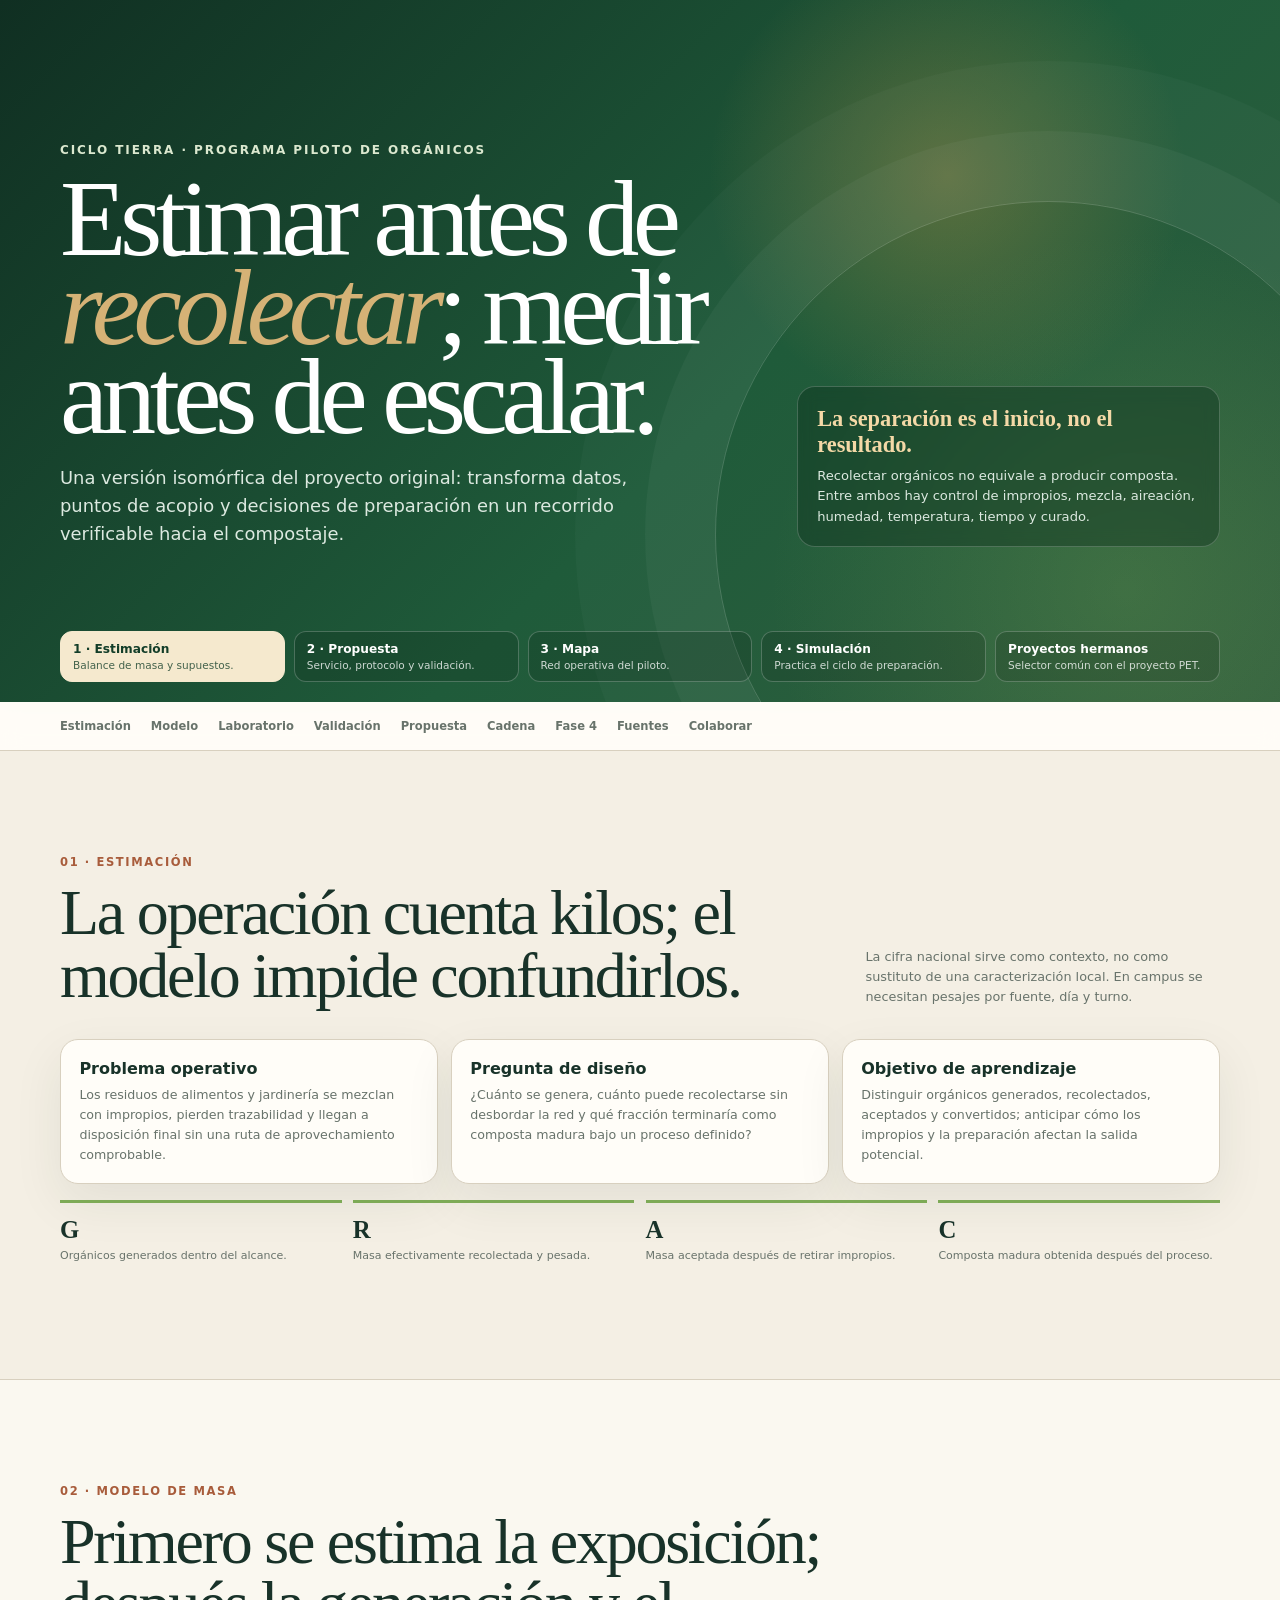
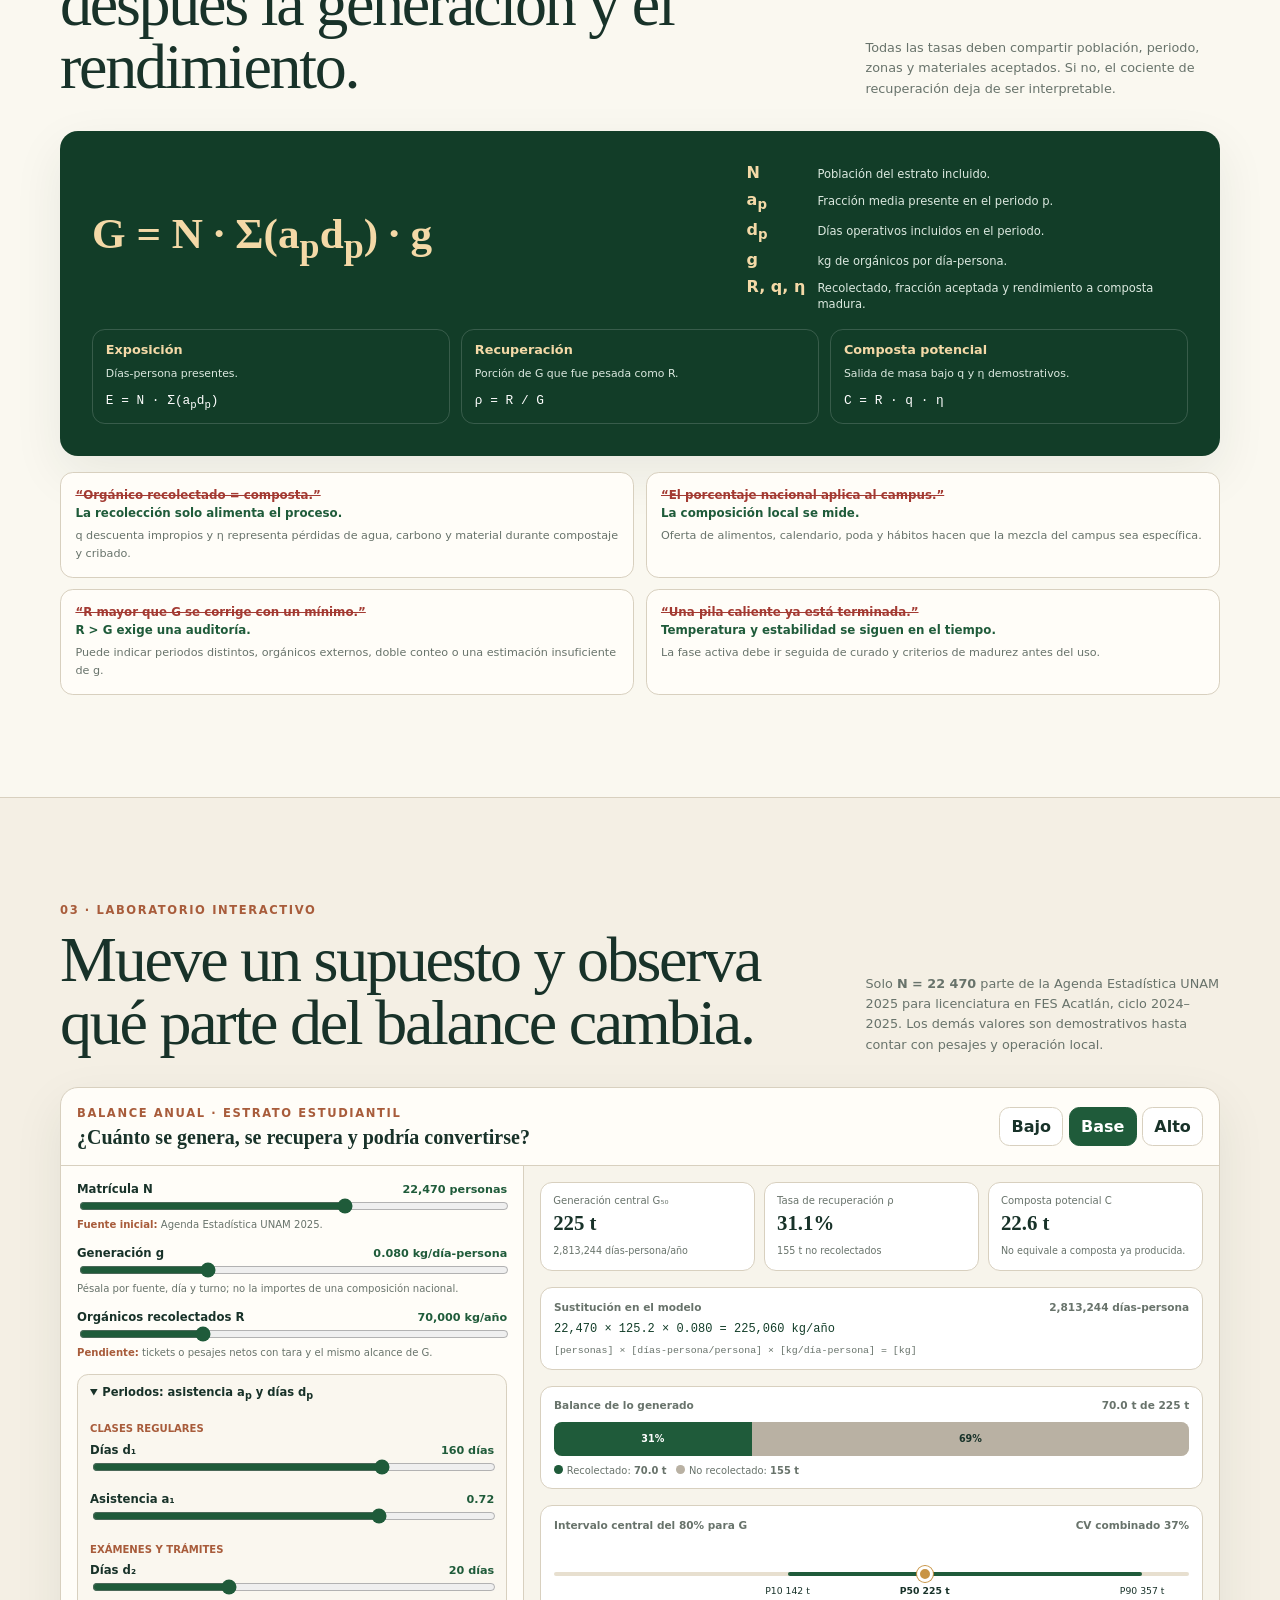
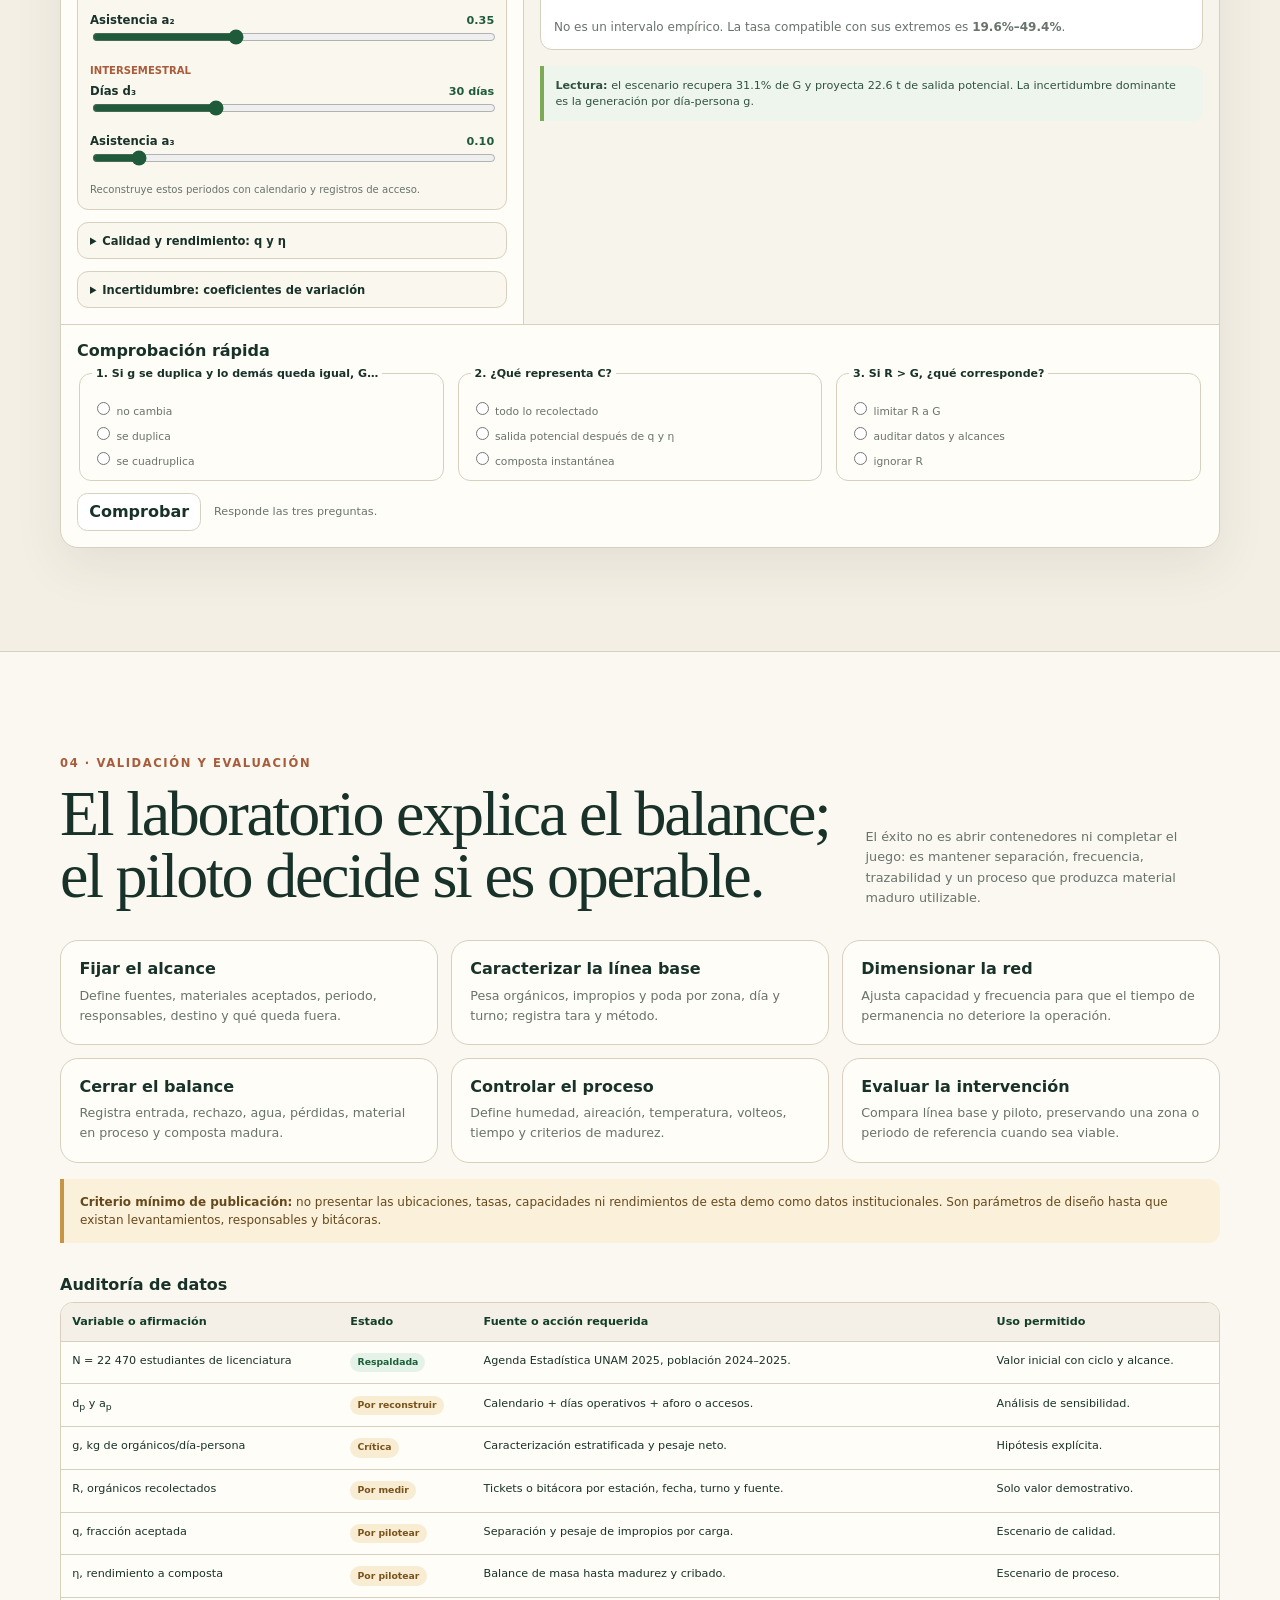
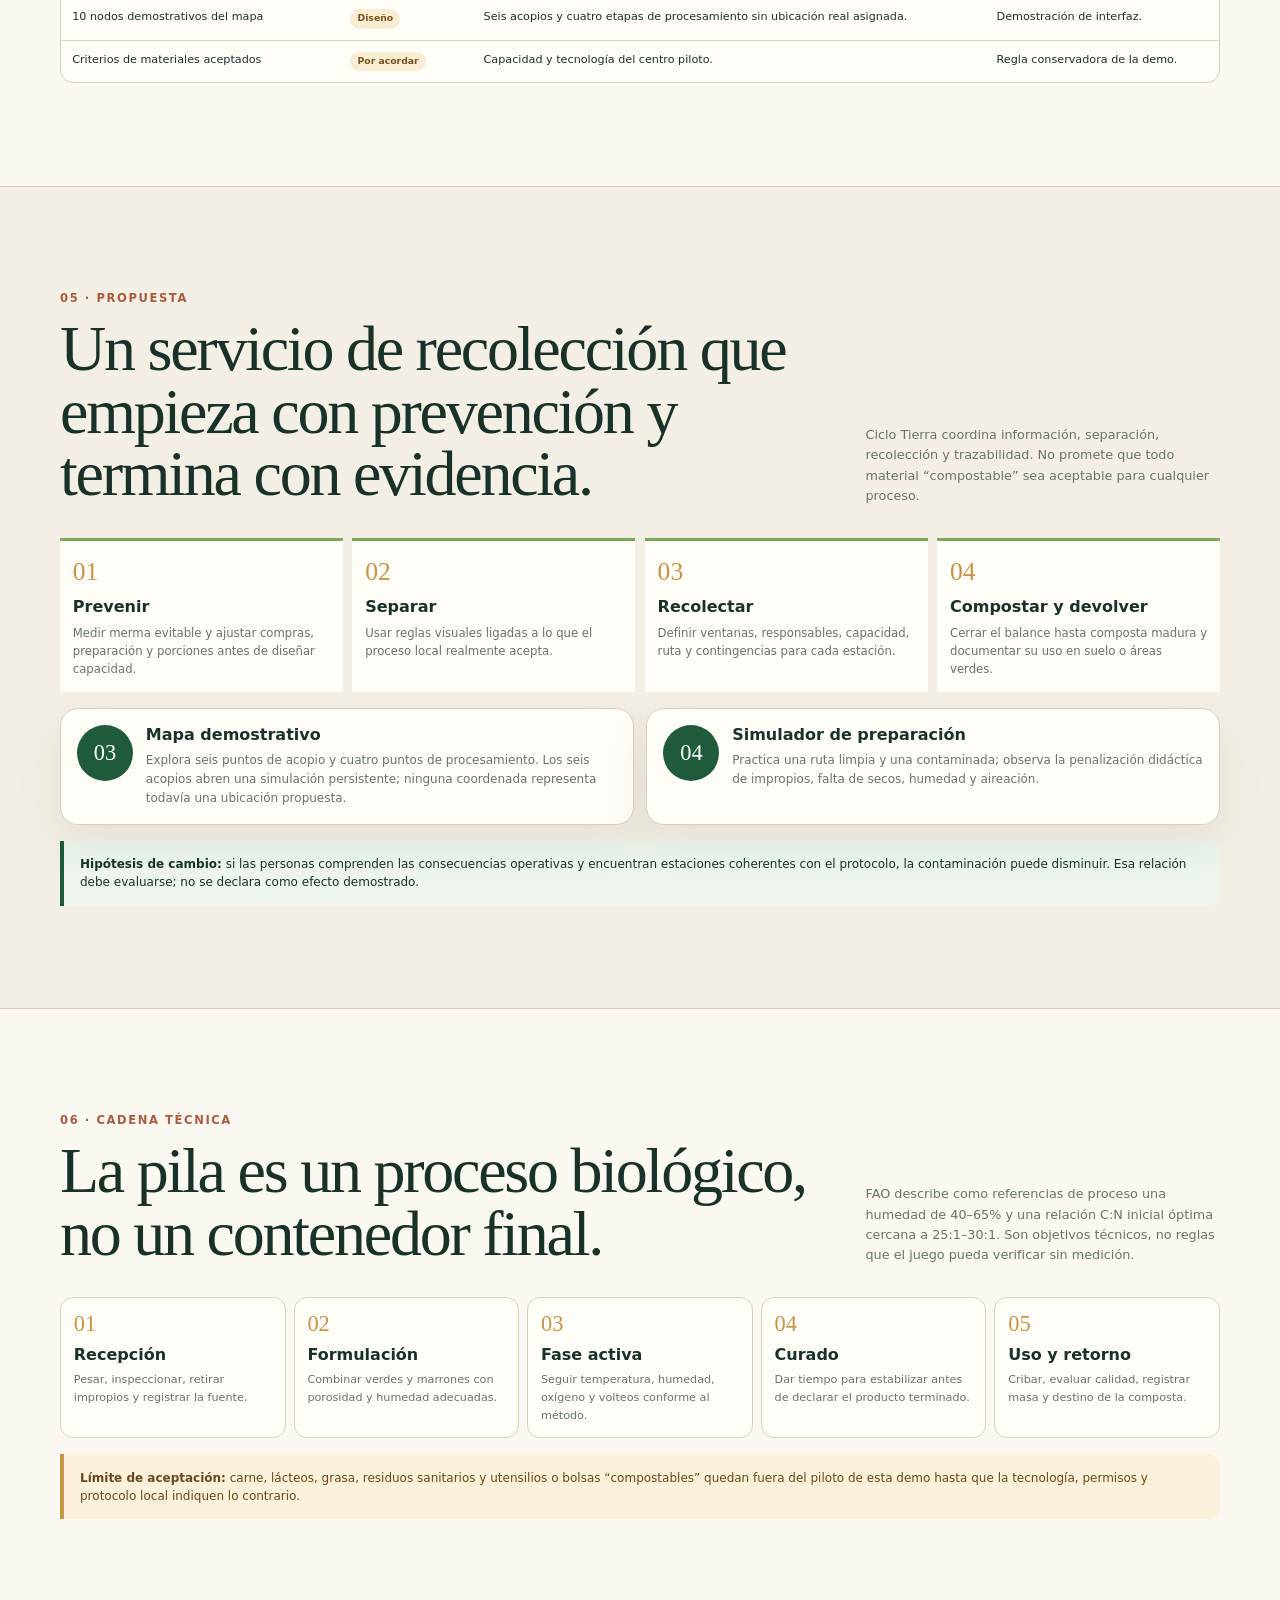
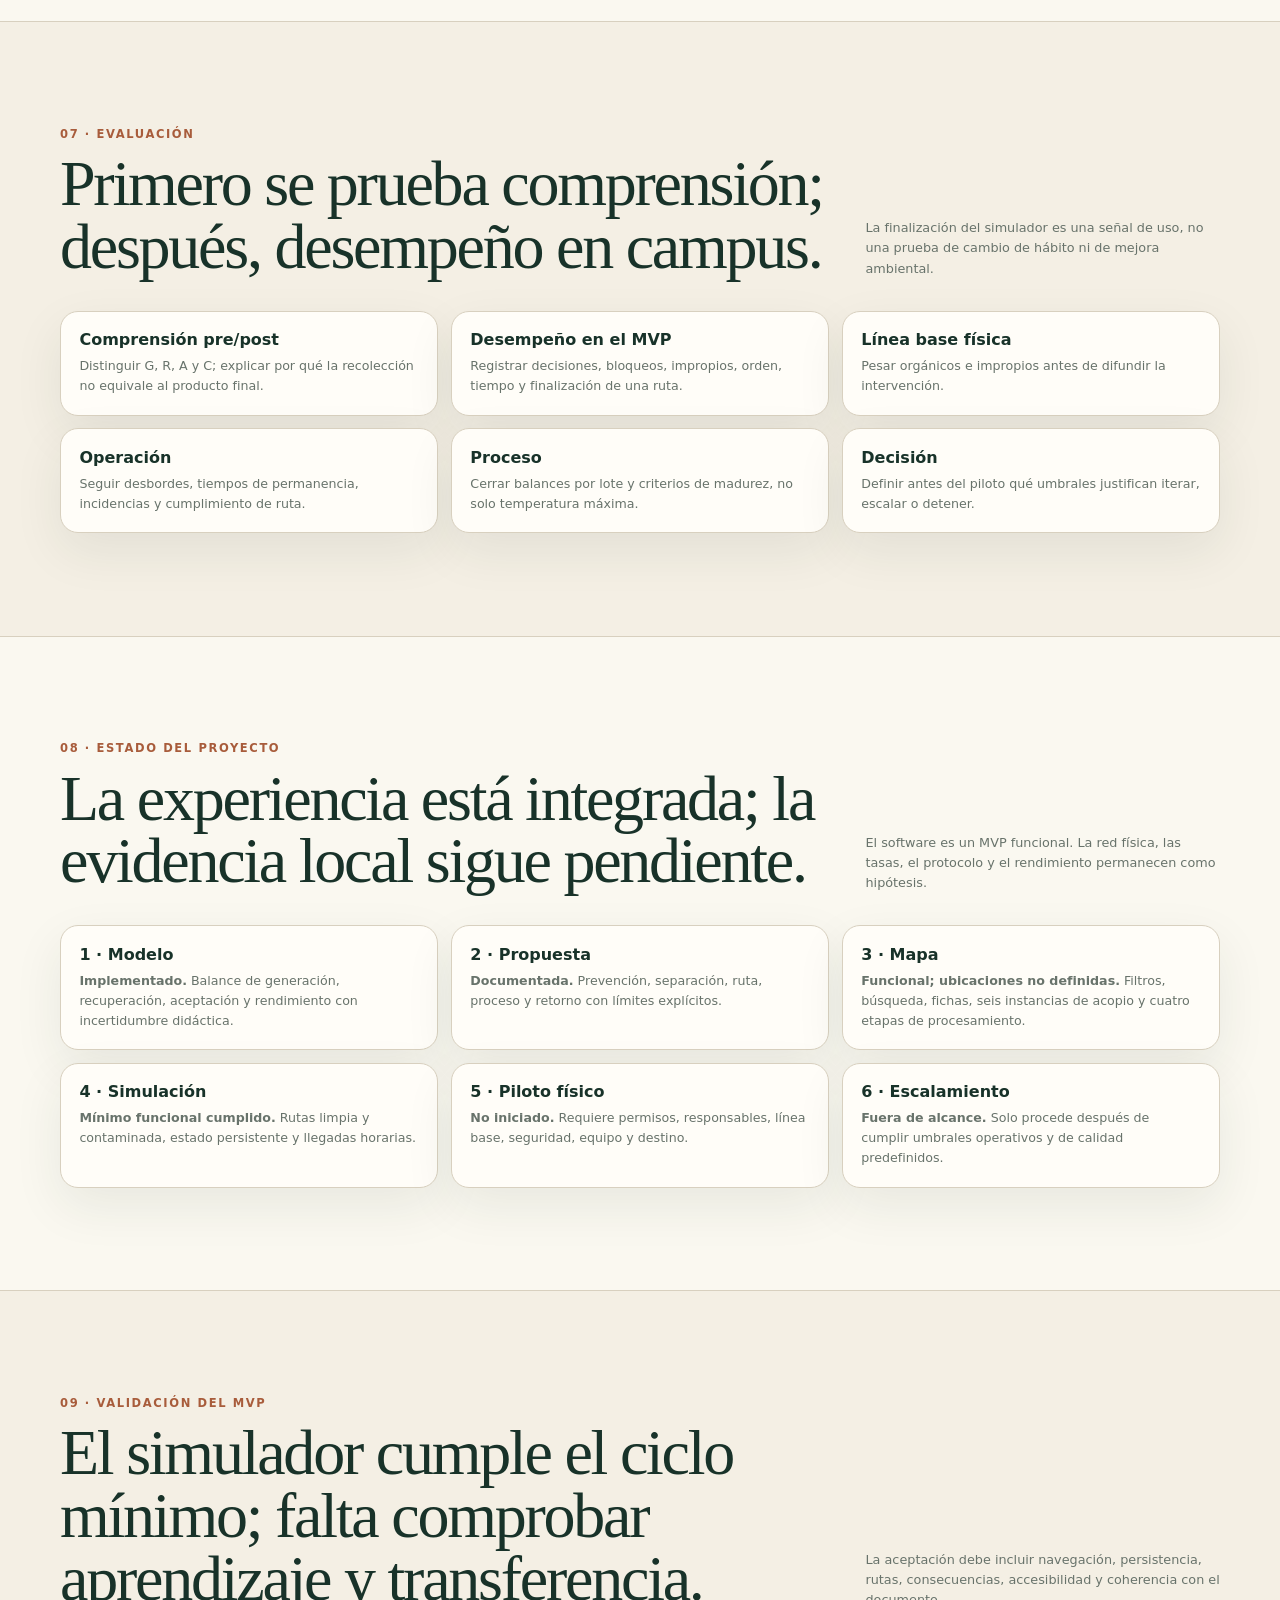
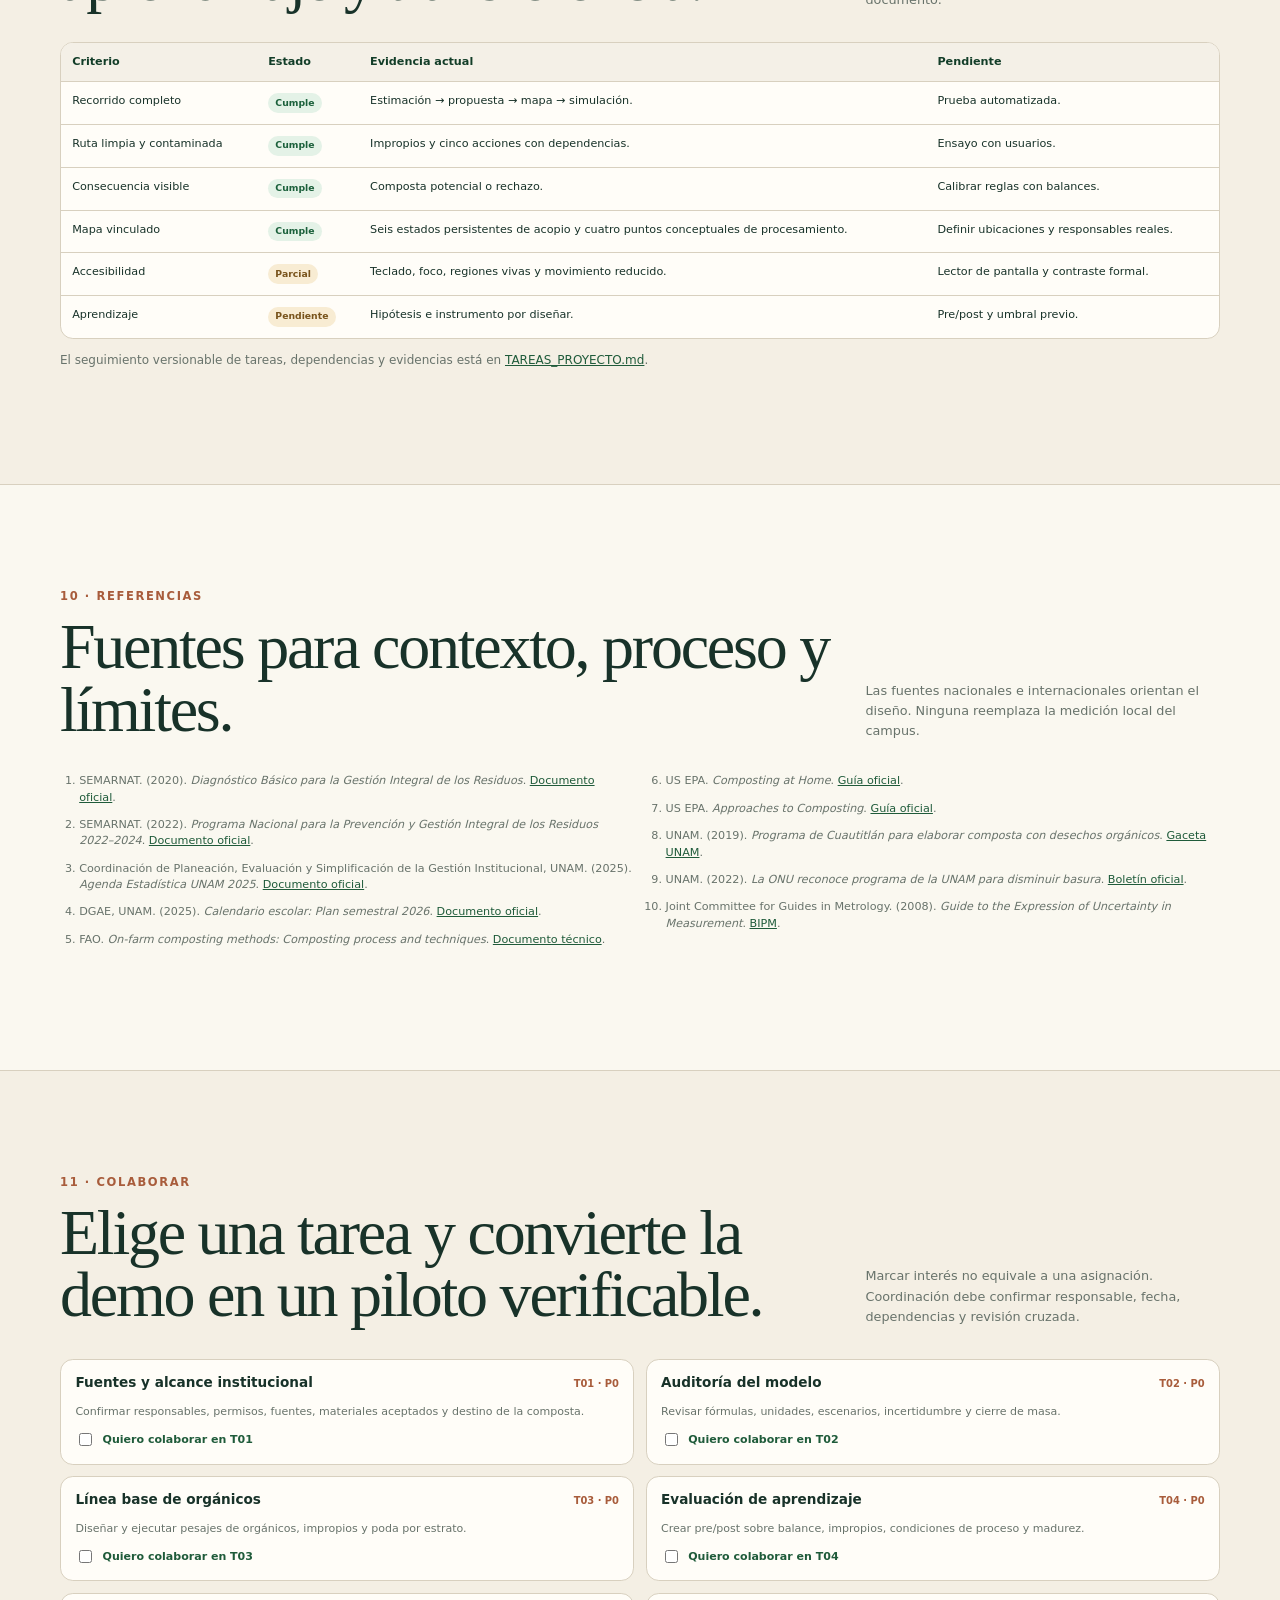
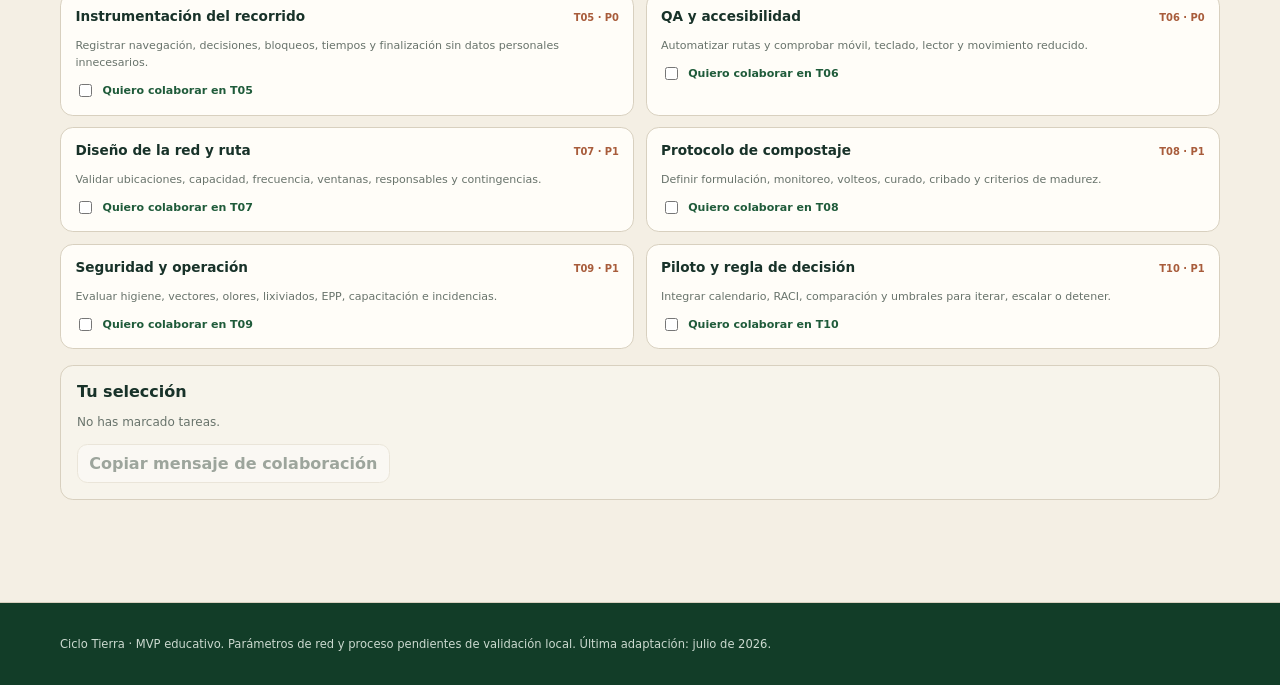
<file: ciclo-tierra/presentacion.html>
<!DOCTYPE html>
<html lang="es">
<head>
  <meta charset="utf-8">
  <meta name="viewport" content="width=device-width, initial-scale=1">
  <meta name="description" content="Modelo, propuesta y validación de Ciclo Tierra, un programa piloto de recolección de residuos orgánicos para compostaje en FES Acatlán.">
  <title>Ciclo Tierra | Proyecto hermano de compostaje</title>
  <style>
    :root {
      --paper: #f4efe4;
      --paper-dark: #e7dfcf;
      --panel: #fffdf8;
      --ink: #183229;
      --muted: #68736b;
      --line: #d8d0bf;
      --forest: #1f5b3a;
      --forest-dark: #123d28;
      --leaf: #7daa56;
      --ochre: #c89445;
      --clay: #a85c3b;
      --red: #a33a32;
      --blue: #426b75;
      --shadow: 0 18px 50px rgba(24,50,41,.08);
      --radius: 18px;
    }

    * { box-sizing: border-box; }
    html { scroll-behavior: smooth; color-scheme: light; }

    body {
      margin: 0;
      font-family: Inter, ui-sans-serif, system-ui, -apple-system, BlinkMacSystemFont, "Segoe UI", sans-serif;
      color: var(--ink);
      background: var(--paper);
    }

    a { color: var(--forest); }
    button, input { font: inherit; }
    :focus-visible { outline: 3px solid var(--ochre); outline-offset: 3px; }

    .skip-link {
      position: fixed;
      z-index: 100;
      top: .75rem;
      left: .75rem;
      transform: translateY(-160%);
      border-radius: .65rem;
      padding: .7rem .9rem;
      color: white;
      background: var(--forest-dark);
      text-decoration: none;
    }
    .skip-link:focus { transform: translateY(0); }

    .wrap { width: min(1160px, calc(100% - 2rem)); margin: 0 auto; }

    .hero {
      position: relative;
      overflow: hidden;
      min-height: 78vh;
      display: grid;
      align-items: end;
      color: white;
      background:
        radial-gradient(circle at 74% 25%, rgba(200,148,69,.35), transparent 22%),
        radial-gradient(circle at 88% 84%, rgba(125,170,86,.24), transparent 28%),
        linear-gradient(135deg, #102f22 0%, #1f5b3a 57%, #325f3f 100%);
    }

    .hero::before {
      content: "";
      position: absolute;
      right: -8vw;
      bottom: -13vw;
      width: 52vw;
      height: 52vw;
      min-width: 520px;
      min-height: 520px;
      border: 1px solid rgba(255,255,255,.18);
      border-radius: 50%;
      box-shadow:
        0 0 0 70px rgba(255,255,255,.035),
        0 0 0 140px rgba(255,255,255,.025);
    }

    .hero-inner {
      position: relative;
      z-index: 1;
      display: grid;
      grid-template-columns: minmax(0, 1.25fr) minmax(300px, .75fr);
      gap: 2rem;
      align-items: end;
      padding: clamp(4rem, 10vh, 8rem) 0 2rem;
    }

    .kicker {
      margin: 0 0 .85rem;
      color: #dbe8cf;
      font-size: .75rem;
      font-weight: 850;
      letter-spacing: .16em;
      text-transform: uppercase;
    }

    .hero h1 {
      max-width: 820px;
      margin: 0;
      font-family: Georgia, "Times New Roman", serif;
      font-size: clamp(3rem, 8.5vw, 7.7rem);
      font-weight: 500;
      line-height: .82;
      letter-spacing: -.06em;
    }

    .hero h1 em { color: #d5b276; font-weight: 500; }

    .hero-copy {
      max-width: 590px;
      margin: 1.4rem 0 0;
      color: #dce9e0;
      font-size: clamp(.92rem, 1.7vw, 1.12rem);
      line-height: 1.55;
    }

    .hero-note {
      border: 1px solid rgba(255,255,255,.2);
      border-radius: var(--radius);
      padding: 1.2rem;
      background: rgba(9,40,25,.35);
      backdrop-filter: blur(8px);
    }

    .hero-note strong { display: block; margin-bottom: .5rem; color: #f4d9a7; font-family: Georgia, serif; font-size: 1.4rem; }
    .hero-note p { margin: 0; color: #dce9e0; font-size: .82rem; line-height: 1.55; }

    .journey-nav {
      position: relative;
      z-index: 1;
      display: grid;
      grid-template-columns: repeat(5, minmax(0, 1fr));
      gap: .55rem;
      padding: 0 0 1.25rem;
    }

    .journey-nav a {
      display: grid;
      gap: .15rem;
      border: 1px solid rgba(255,255,255,.22);
      border-radius: .75rem;
      padding: .65rem .75rem;
      color: white;
      background: rgba(0,0,0,.13);
      text-decoration: none;
    }

    .journey-nav a:hover { background: rgba(255,255,255,.1); }
    .journey-nav a[aria-current="page"] { color: var(--forest-dark); background: #f5e9ce; border-color: #f5e9ce; }
    .journey-nav strong { font-size: .76rem; }
    .journey-nav span { color: inherit; opacity: .78; font-size: .66rem; }

    .topnav {
      position: sticky;
      z-index: 50;
      top: 0;
      overflow-x: auto;
      border-bottom: 1px solid var(--line);
      background: rgba(255,253,248,.94);
      backdrop-filter: blur(10px);
    }

    .topnav .wrap { display: flex; gap: 1.25rem; align-items: center; min-height: 48px; }
    .topnav a { flex: 0 0 auto; color: var(--muted); font-size: .72rem; font-weight: 750; text-decoration: none; }
    .topnav a:hover { color: var(--forest); }

    main > section { padding: clamp(4rem, 8vw, 7rem) 0; border-bottom: 1px solid var(--line); }
    main > section:nth-child(even) { background: rgba(255,253,248,.62); }

    .section-head {
      display: grid;
      grid-template-columns: minmax(0, 1.2fr) minmax(260px, .55fr);
      gap: 2rem;
      align-items: end;
      margin-bottom: 2rem;
    }

    .eyebrow {
      margin: 0 0 .65rem;
      color: var(--clay);
      font-size: .72rem;
      font-weight: 900;
      letter-spacing: .14em;
      text-transform: uppercase;
    }

    h2 {
      margin: 0;
      font-family: Georgia, "Times New Roman", serif;
      font-size: clamp(2rem, 5vw, 4.2rem);
      font-weight: 500;
      line-height: .98;
      letter-spacing: -.035em;
    }

    h3 { margin: 0 0 .45rem; font-size: 1rem; }

    p { color: var(--muted); line-height: 1.58; }
    .section-aside { margin: 0; font-size: .8rem; }
    .small { font-size: .75rem; }
    .muted { color: var(--muted); }

    .intro-grid, .proposal-grid, .evaluation-grid, .phase-grid, .protocol {
      display: grid;
      grid-template-columns: repeat(3, minmax(0, 1fr));
      gap: .8rem;
    }

    .card, .protocol article, .evaluation-grid article, .phase-grid > div {
      border: 1px solid var(--line);
      border-radius: var(--radius);
      padding: 1.15rem;
      background: var(--panel);
      box-shadow: var(--shadow);
    }

    .card p, .protocol p, .evaluation-grid p, .phase-grid p { margin: 0; font-size: .79rem; }

    .metric-strip {
      display: grid;
      grid-template-columns: repeat(4, minmax(0, 1fr));
      gap: .7rem;
      margin-top: 1rem;
    }

    .metric {
      border-top: 3px solid var(--leaf);
      padding: .8rem 0;
    }

    .metric strong { display: block; font-family: Georgia, serif; font-size: 1.55rem; }
    .metric span { color: var(--muted); font-size: .69rem; line-height: 1.3; }

    .equation-card {
      border-radius: var(--radius);
      padding: clamp(1.2rem, 3vw, 2rem);
      color: white;
      background: var(--forest-dark);
      box-shadow: var(--shadow);
    }

    .equation-main {
      display: grid;
      grid-template-columns: minmax(0, 1fr) minmax(280px, .7fr);
      gap: 1.5rem;
      align-items: center;
    }

    .equation-main code {
      display: block;
      color: #f4d9a7;
      font: 600 clamp(1.35rem, 3.5vw, 2.7rem)/1.25 Georgia, serif;
    }

    .symbols { display: grid; gap: .5rem; }
    .symbol { display: grid; grid-template-columns: 62px 1fr; gap: .55rem; align-items: baseline; }
    .symbol b { color: #f4d9a7; }
    .symbol span { color: #dbe8df; font-size: .72rem; line-height: 1.4; }

    .equation-sub {
      display: grid;
      grid-template-columns: repeat(3, minmax(0, 1fr));
      gap: .7rem;
      margin-top: 1rem;
    }

    .equation-sub > div { border: 1px solid rgba(255,255,255,.16); border-radius: .8rem; padding: .8rem; }
    .equation-sub h3 { color: #f4d9a7; font-size: .8rem; }
    .equation-sub p { margin: 0 0 .45rem; color: #dbe8df; font-size: .68rem; }
    .equation-sub code { color: white; font-size: .8rem; }

    .corrections { display: grid; grid-template-columns: repeat(2, minmax(0, 1fr)); gap: .7rem; margin-top: 1rem; }
    .correction { border: 1px solid var(--line); border-radius: .8rem; padding: .9rem; background: var(--panel); }
    .before, .after { display: block; font-size: .74rem; font-weight: 800; }
    .before { color: var(--red); text-decoration: line-through; }
    .after { margin-top: .28rem; color: var(--forest); }
    .correction p { margin: .45rem 0 0; font-size: .7rem; }

    .lab-shell { overflow: hidden; border: 1px solid var(--line); border-radius: var(--radius); background: var(--panel); box-shadow: var(--shadow); }
    .lab-head { display: flex; justify-content: space-between; gap: 1rem; align-items: center; padding: 1rem; border-bottom: 1px solid var(--line); }
    .lab-head h3 { margin: 0; font-family: Georgia, serif; font-size: 1.25rem; }
    .lab-head .eyebrow { margin-bottom: .28rem; }

    .scenario-buttons { display: flex; gap: .35rem; }
    .scenario-buttons button, .quiz button, #copy-task-selection {
      border: 1px solid var(--line);
      border-radius: .65rem;
      padding: .55rem .7rem;
      color: var(--ink);
      background: white;
      cursor: pointer;
      font-weight: 800;
    }
    .scenario-buttons button[aria-pressed="true"] { color: white; background: var(--forest); border-color: var(--forest); }

    .lab-grid { display: grid; grid-template-columns: minmax(300px, .8fr) minmax(360px, 1.2fr); }
    .controls { padding: 1rem; border-right: 1px solid var(--line); }
    .control { margin-bottom: .85rem; }
    .control-top { display: flex; justify-content: space-between; gap: .7rem; align-items: baseline; }
    .control label { font-size: .73rem; font-weight: 800; }
    .control output { color: var(--forest); font-size: .7rem; font-weight: 850; text-align: right; }
    .control input[type="range"] { width: 100%; accent-color: var(--forest); }
    .control small, details small { display: block; color: var(--muted); font-size: .63rem; line-height: 1.4; }
    .source { color: var(--clay); font-weight: 800; }

    details { margin-top: .75rem; border: 1px solid var(--line); border-radius: .7rem; background: #faf7ef; }
    summary { cursor: pointer; padding: .65rem .75rem; font-size: .72rem; font-weight: 850; }
    .detail-inner { padding: 0 .75rem .75rem; }
    .period-label { margin: .6rem 0 .35rem; color: var(--clay); font-size: .63rem; font-weight: 850; text-transform: uppercase; }

    .readout { display: grid; gap: 1rem; align-content: start; padding: 1rem; background: #f7f4eb; }
    .stats { display: grid; grid-template-columns: repeat(3, minmax(0, 1fr)); gap: .55rem; }
    .stat { border: 1px solid var(--line); border-radius: .75rem; padding: .75rem; background: white; }
    .stat span { display: block; color: var(--muted); font-size: .63rem; }
    .stat strong { display: block; margin: .28rem 0; font-family: Georgia, serif; font-size: 1.3rem; }
    .stat small { color: var(--muted); font-size: .6rem; line-height: 1.3; }

    .model-live, .balance, .uncertainty { border: 1px solid var(--line); border-radius: .75rem; padding: .8rem; background: white; }
    .balance-title, .uncertainty-title { display: flex; justify-content: space-between; gap: .8rem; color: var(--muted); font-size: .66rem; font-weight: 800; }
    .model-live code { display: block; margin-top: .55rem; color: var(--forest-dark); font-size: .75rem; white-space: normal; }
    .model-live code + code { color: var(--muted); font-size: .62rem; }

    .balance .bar { display: flex; height: 34px; margin-top: .65rem; overflow: hidden; border-radius: .5rem; background: #e7e1d5; }
    .bar-part { display: grid; place-items: center; min-width: 0; color: white; font-size: .6rem; font-weight: 850; }
    .bar-part.recovered { background: var(--forest); }
    .bar-part.lost { background: #b9b1a3; color: var(--ink); }
    .legend { display: flex; flex-wrap: wrap; gap: .6rem; margin-top: .55rem; color: var(--muted); font-size: .62rem; }
    .legend i { display: inline-block; width: .55rem; height: .55rem; margin-right: .25rem; border-radius: 50%; }
    .rec-swatch { background: var(--forest); }
    .lost-swatch { background: #b9b1a3; }

    .whisker { position: relative; height: 72px; margin-top: .7rem; }
    .whisker-track, .whisker-range { position: absolute; top: 30px; height: 4px; border-radius: 999px; }
    .whisker-track { left: 0; right: 0; background: var(--paper-dark); }
    .whisker-range { left: 10%; width: 70%; background: var(--forest); }
    .whisker-dot { position: absolute; top: 24px; left: 50%; width: 16px; height: 16px; border: 3px solid white; border-radius: 50%; background: var(--ochre); box-shadow: 0 0 0 1px var(--ochre); transform: translateX(-50%); }
    .whisker-label { position: absolute; top: 43px; font-size: .58rem; transform: translateX(-50%); }
    .whisker-label.low { left: 10%; }
    .whisker-label.mid { left: 50%; font-weight: 850; }
    .whisker-label.high { left: 80%; }
    .uncertainty-note { margin: .2rem 0 0; }

    .status { border-left: 4px solid var(--leaf); border-radius: 0 .6rem .6rem 0; padding: .7rem; color: #31523f; background: #edf5ed; font-size: .7rem; line-height: 1.45; }
    .status.warning { border-color: var(--red); color: #76342d; background: #fff0ed; }

    .quiz { padding: 1rem; border-top: 1px solid var(--line); }
    .quiz-grid { display: grid; grid-template-columns: repeat(3, minmax(0, 1fr)); gap: .6rem; }
    fieldset { border: 1px solid var(--line); border-radius: .75rem; padding: .75rem; }
    legend { padding: 0 .25rem; font-size: .69rem; font-weight: 850; }
    fieldset label { display: block; margin-top: .4rem; color: var(--muted); font-size: .67rem; }
    .quiz-actions { display: flex; align-items: center; gap: .8rem; margin-top: .7rem; }
    #quiz-feedback { color: var(--muted); font-size: .7rem; }

    .protocol { grid-template-columns: repeat(3, minmax(0, 1fr)); }
    .protocol article { box-shadow: none; }

    .callout { margin-top: 1rem; border-left: 4px solid var(--forest); border-radius: 0 .75rem .75rem 0; padding: .9rem 1rem; background: #edf5ed; font-size: .75rem; line-height: 1.5; }
    .callout.warning { border-color: var(--ochre); color: #65491d; background: #fbf0d9; }

    .audit-title { margin-top: 2rem; }
    .table-wrap { overflow-x: auto; border: 1px solid var(--line); border-radius: .8rem; background: var(--panel); }
    table { width: 100%; border-collapse: collapse; font-size: .7rem; }
    th, td { padding: .7rem; border-bottom: 1px solid var(--line); text-align: left; vertical-align: top; line-height: 1.4; }
    th { color: var(--forest-dark); background: #f4f0e7; }
    tbody tr:last-child td { border-bottom: 0; }
    .state { display: inline-block; border-radius: 999px; padding: .2rem .45rem; font-size: .58rem; font-weight: 850; }
    .state.ok { color: #1b603b; background: #e4f2e7; }
    .state.pending { color: #78531b; background: #f8ecd3; }

    .blueprint {
      display: grid;
      grid-template-columns: repeat(4, minmax(0, 1fr));
      gap: .6rem;
      counter-reset: step;
    }

    .blueprint article { position: relative; border-top: 3px solid var(--leaf); padding: 1rem .8rem .8rem; background: var(--panel); }
    .blueprint article::before { counter-increment: step; content: "0" counter(step); display: block; margin-bottom: .65rem; color: var(--ochre); font-family: Georgia, serif; font-size: 1.6rem; }
    .blueprint p { margin: 0; font-size: .73rem; }

    .proposal-grid { grid-template-columns: 1fr 1fr; margin-top: 1rem; }
    .proposal-card { display: grid; grid-template-columns: 56px 1fr; gap: .8rem; align-items: start; border: 1px solid var(--line); border-radius: var(--radius); padding: 1rem; color: inherit; background: var(--panel); text-decoration: none; box-shadow: var(--shadow); }
    .proposal-card:hover { border-color: var(--forest); }
    .proposal-card .icon { display: grid; place-items: center; width: 56px; height: 56px; border-radius: 50%; color: white; background: var(--forest); font-family: Georgia, serif; font-size: 1.4rem; }
    .proposal-card p { margin: 0; font-size: .75rem; }

    .process-line { display: grid; grid-template-columns: repeat(5, minmax(0, 1fr)); gap: .5rem; }
    .process-line article { border: 1px solid var(--line); border-radius: .8rem; padding: .8rem; background: var(--panel); }
    .process-line span { display: block; margin-bottom: .5rem; color: var(--ochre); font-family: Georgia, serif; font-size: 1.4rem; }
    .process-line p { margin: 0; font-size: .7rem; }

    .task-grid { display: grid; grid-template-columns: repeat(2, minmax(0, 1fr)); gap: .7rem; }
    .task-card { border: 1px solid var(--line); border-radius: .8rem; padding: .9rem; background: var(--panel); }
    .task-card header { display: flex; justify-content: space-between; gap: .7rem; align-items: baseline; }
    .task-card h3 { font-size: .85rem; }
    .task-id { color: var(--clay); font-size: .62rem; font-weight: 900; }
    .task-card p { margin: .35rem 0; font-size: .69rem; }
    .task-choice { display: flex; gap: .45rem; align-items: center; margin-top: .6rem; color: var(--forest); font-size: .69rem; font-weight: 800; }

    .task-selection { margin-top: 1rem; border: 1px solid var(--line); border-radius: .8rem; padding: 1rem; background: #f7f4eb; }
    .task-selection ul { margin: .5rem 0; padding-left: 1.2rem; color: var(--muted); font-size: .72rem; }
    #copy-task-selection:disabled { opacity: .4; cursor: not-allowed; }
    #copy-status { margin-left: .6rem; color: var(--muted); font-size: .67rem; }

    .references { padding-left: 1.2rem; columns: 2; column-gap: 2rem; }
    .references li { break-inside: avoid; margin-bottom: .7rem; color: var(--muted); font-size: .7rem; line-height: 1.45; }

    footer { padding: 2rem 0; color: var(--muted); background: var(--forest-dark); }
    footer p { margin: 0; color: #cbd9cf; font-size: .72rem; }

    @media (max-width: 900px) {
      .hero-inner, .section-head, .equation-main { grid-template-columns: 1fr; }
      .journey-nav, .metric-strip { grid-template-columns: repeat(2, minmax(0, 1fr)); }
      .lab-grid { grid-template-columns: 1fr; }
      .controls { border-right: 0; border-bottom: 1px solid var(--line); }
      .intro-grid, .protocol, .evaluation-grid, .phase-grid { grid-template-columns: repeat(2, minmax(0, 1fr)); }
      .blueprint, .process-line { grid-template-columns: repeat(2, minmax(0, 1fr)); }
      .quiz-grid { grid-template-columns: 1fr; }
    }

    @media (max-width: 600px) {
      .wrap { width: min(100% - 1.2rem, 1160px); }
      .hero { min-height: auto; }
      .hero-inner { padding-top: 4rem; }
      .hero h1 { font-size: clamp(3.25rem, 20vw, 5rem); }
      .journey-nav, .intro-grid, .protocol, .evaluation-grid, .phase-grid, .metric-strip,
      .equation-sub, .corrections, .proposal-grid, .blueprint, .process-line, .task-grid,
      .stats { grid-template-columns: 1fr; }
      .lab-head { align-items: flex-start; flex-direction: column; }
      .references { columns: 1; }
    }

    @media (prefers-reduced-motion: reduce) {
      html { scroll-behavior: auto; }
      *, *::before, *::after { transition: none !important; }
    }
  </style>
</head>
<body>
  <a class="skip-link" href="#contenido">Saltar al contenido</a>

  <header class="hero">
    <div class="wrap hero-inner">
      <div>
        <p class="kicker">Ciclo Tierra · programa piloto de orgánicos</p>
        <h1>Estimar antes de <em>recolectar</em>; medir antes de escalar.</h1>
        <p class="hero-copy">Una versión isomórfica del proyecto original: transforma datos, puntos de acopio y decisiones de preparación en un recorrido verificable hacia el compostaje.</p>
      </div>
      <aside class="hero-note">
        <strong>La separación es el inicio, no el resultado.</strong>
        <p>Recolectar orgánicos no equivale a producir composta. Entre ambos hay control de impropios, mezcla, aireación, humedad, temperatura, tiempo y curado.</p>
      </aside>
    </div>
    <nav class="wrap journey-nav" aria-label="Recorrido del proyecto Ciclo Tierra">
      <a href="#estimacion" aria-current="page"><strong>1 · Estimación</strong><span>Balance de masa y supuestos.</span></a>
      <a href="#propuesta"><strong>2 · Propuesta</strong><span>Servicio, protocolo y validación.</span></a>
      <a href="index.html"><strong>3 · Mapa</strong><span>Red operativa del piloto.</span></a>
      <a href="compostaje_fase1.html"><strong>4 · Simulación</strong><span>Practica el ciclo de preparación.</span></a>
      <a href="../proyectos.html"><strong>Proyectos hermanos</strong><span>Selector común con el proyecto PET.</span></a>
    </nav>
  </header>

  <nav class="topnav" aria-label="Contenido de la presentación">
    <div class="wrap">
      <a href="#estimacion">Estimación</a>
      <a href="#modelo">Modelo</a>
      <a href="#laboratorio">Laboratorio</a>
      <a href="#validacion">Validación</a>
      <a href="#propuesta">Propuesta</a>
      <a href="#cadena">Cadena</a>
      <a href="#fase-4">Fase 4</a>
      <a href="#referencias">Fuentes</a>
      <a href="#colaborar">Colaborar</a>
    </div>
  </nav>

  <main id="contenido">
    <section id="estimacion">
      <div class="wrap">
        <div class="section-head">
          <div>
            <p class="eyebrow">01 · estimación</p>
            <h2>La operación cuenta kilos; el modelo impide confundirlos.</h2>
          </div>
          <p class="section-aside">La cifra nacional sirve como contexto, no como sustituto de una caracterización local. En campus se necesitan pesajes por fuente, día y turno.</p>
        </div>

        <div class="intro-grid">
          <article class="card">
            <h3>Problema operativo</h3>
            <p>Los residuos de alimentos y jardinería se mezclan con impropios, pierden trazabilidad y llegan a disposición final sin una ruta de aprovechamiento comprobable.</p>
          </article>
          <article class="card">
            <h3>Pregunta de diseño</h3>
            <p>¿Cuánto se genera, cuánto puede recolectarse sin desbordar la red y qué fracción terminaría como composta madura bajo un proceso definido?</p>
          </article>
          <article class="card">
            <h3>Objetivo de aprendizaje</h3>
            <p>Distinguir orgánicos generados, recolectados, aceptados y convertidos; anticipar cómo los impropios y la preparación afectan la salida potencial.</p>
          </article>
        </div>

        <div class="metric-strip" aria-label="Cuatro magnitudes que no deben confundirse">
          <div class="metric"><strong>G</strong><span>Orgánicos generados dentro del alcance.</span></div>
          <div class="metric"><strong>R</strong><span>Masa efectivamente recolectada y pesada.</span></div>
          <div class="metric"><strong>A</strong><span>Masa aceptada después de retirar impropios.</span></div>
          <div class="metric"><strong>C</strong><span>Composta madura obtenida después del proceso.</span></div>
        </div>
      </div>
    </section>

    <section id="modelo">
      <div class="wrap">
        <div class="section-head">
          <div>
            <p class="eyebrow">02 · modelo de masa</p>
            <h2>Primero se estima la exposición; después la generación y el rendimiento.</h2>
          </div>
          <p class="section-aside">Todas las tasas deben compartir población, periodo, zonas y materiales aceptados. Si no, el cociente de recuperación deja de ser interpretable.</p>
        </div>

        <div class="equation-card">
          <div class="equation-main">
            <code>G = N · Σ(a<sub>p</sub>d<sub>p</sub>) · g</code>
            <div class="symbols">
              <div class="symbol"><b>N</b><span>Población del estrato incluido.</span></div>
              <div class="symbol"><b>a<sub>p</sub></b><span>Fracción media presente en el periodo p.</span></div>
              <div class="symbol"><b>d<sub>p</sub></b><span>Días operativos incluidos en el periodo.</span></div>
              <div class="symbol"><b>g</b><span>kg de orgánicos por día-persona.</span></div>
              <div class="symbol"><b>R, q, η</b><span>Recolectado, fracción aceptada y rendimiento a composta madura.</span></div>
            </div>
          </div>
          <div class="equation-sub">
            <div><h3>Exposición</h3><p>Días-persona presentes.</p><code>E = N · Σ(a<sub>p</sub>d<sub>p</sub>)</code></div>
            <div><h3>Recuperación</h3><p>Porción de G que fue pesada como R.</p><code>ρ = R / G</code></div>
            <div><h3>Composta potencial</h3><p>Salida de masa bajo q y η demostrativos.</p><code>C = R · q · η</code></div>
          </div>
        </div>

        <div class="corrections" aria-label="Límites e interpretaciones del modelo">
          <div class="correction"><span class="before">“Orgánico recolectado = composta.”</span><span class="after">La recolección solo alimenta el proceso.</span><p>q descuenta impropios y η representa pérdidas de agua, carbono y material durante compostaje y cribado.</p></div>
          <div class="correction"><span class="before">“El porcentaje nacional aplica al campus.”</span><span class="after">La composición local se mide.</span><p>Oferta de alimentos, calendario, poda y hábitos hacen que la mezcla del campus sea específica.</p></div>
          <div class="correction"><span class="before">“R mayor que G se corrige con un mínimo.”</span><span class="after">R &gt; G exige una auditoría.</span><p>Puede indicar periodos distintos, orgánicos externos, doble conteo o una estimación insuficiente de g.</p></div>
          <div class="correction"><span class="before">“Una pila caliente ya está terminada.”</span><span class="after">Temperatura y estabilidad se siguen en el tiempo.</span><p>La fase activa debe ir seguida de curado y criterios de madurez antes del uso.</p></div>
        </div>
      </div>
    </section>

    <section id="laboratorio">
      <div class="wrap">
        <div class="section-head">
          <div>
            <p class="eyebrow">03 · laboratorio interactivo</p>
            <h2>Mueve un supuesto y observa qué parte del balance cambia.</h2>
          </div>
          <p class="section-aside">Solo <strong>N = 22 470</strong> parte de la Agenda Estadística UNAM 2025 para licenciatura en FES Acatlán, ciclo 2024–2025. Los demás valores son demostrativos hasta contar con pesajes y operación local.</p>
        </div>

        <div class="lab-shell" id="organics-lab">
          <div class="lab-head">
            <div><p class="eyebrow">Balance anual · estrato estudiantil</p><h3>¿Cuánto se genera, se recupera y podría convertirse?</h3></div>
            <div class="scenario-buttons" role="group" aria-label="Escenarios demostrativos">
              <button type="button" data-scenario="low" aria-pressed="false">Bajo</button>
              <button type="button" data-scenario="base" aria-pressed="true">Base</button>
              <button type="button" data-scenario="high" aria-pressed="false">Alto</button>
            </div>
          </div>

          <div class="lab-grid">
            <div class="controls">
              <div class="control">
                <div class="control-top"><label for="n">Matrícula N</label><output id="n-out" for="n">22 470 personas</output></div>
                <input id="n" type="range" min="10000" max="30000" step="10" value="22470">
                <small><span class="source">Fuente inicial:</span> Agenda Estadística UNAM 2025.</small>
              </div>
              <div class="control">
                <div class="control-top"><label for="g">Generación g</label><output id="g-out" for="g">0.080 kg/día-persona</output></div>
                <input id="g" type="range" min="0.01" max="0.25" step="0.005" value="0.08">
                <small>Pésala por fuente, día y turno; no la importes de una composición nacional.</small>
              </div>
              <div class="control">
                <div class="control-top"><label for="r">Orgánicos recolectados R</label><output id="r-out" for="r">70 000 kg/año</output></div>
                <input id="r" type="range" min="0" max="250000" step="1000" value="70000">
                <small><span class="source">Pendiente:</span> tickets o pesajes netos con tara y el mismo alcance de G.</small>
              </div>

              <details open>
                <summary>Periodos: asistencia a<sub>p</sub> y días d<sub>p</sub></summary>
                <div class="detail-inner">
                  <p class="period-label">Clases regulares</p>
                  <div class="control"><div class="control-top"><label for="d1">Días d₁</label><output id="d1-out" for="d1">160 días</output></div><input id="d1" type="range" min="0" max="220" step="1" value="160"></div>
                  <div class="control"><div class="control-top"><label for="a1">Asistencia a₁</label><output id="a1-out" for="a1">0.72</output></div><input id="a1" type="range" min="0" max="1" step="0.01" value="0.72"></div>
                  <p class="period-label">Exámenes y trámites</p>
                  <div class="control"><div class="control-top"><label for="d2">Días d₂</label><output id="d2-out" for="d2">20 días</output></div><input id="d2" type="range" min="0" max="60" step="1" value="20"></div>
                  <div class="control"><div class="control-top"><label for="a2">Asistencia a₂</label><output id="a2-out" for="a2">0.35</output></div><input id="a2" type="range" min="0" max="1" step="0.01" value="0.35"></div>
                  <p class="period-label">Intersemestral</p>
                  <div class="control"><div class="control-top"><label for="d3">Días d₃</label><output id="d3-out" for="d3">30 días</output></div><input id="d3" type="range" min="0" max="100" step="1" value="30"></div>
                  <div class="control"><div class="control-top"><label for="a3">Asistencia a₃</label><output id="a3-out" for="a3">0.10</output></div><input id="a3" type="range" min="0" max="1" step="0.01" value="0.10"></div>
                  <small>Reconstruye estos periodos con calendario y registros de acceso.</small>
                </div>
              </details>

              <details>
                <summary>Calidad y rendimiento: q y η</summary>
                <div class="detail-inner">
                  <div class="control"><div class="control-top"><label for="q">Fracción aceptada q</label><output id="q-out" for="q">85%</output></div><input id="q" type="range" min="0" max="100" step="1" value="85"><small>Porción que queda después de impropios y rechazos.</small></div>
                  <div class="control"><div class="control-top"><label for="eta">Rendimiento a composta η</label><output id="eta-out" for="eta">38%</output></div><input id="eta" type="range" min="10" max="70" step="1" value="38"><small>Masa de composta madura respecto de la alimentación aceptada.</small></div>
                </div>
              </details>

              <details>
                <summary>Incertidumbre: coeficientes de variación</summary>
                <div class="detail-inner">
                  <div class="control"><div class="control-top"><label for="ug">CV de g</label><output id="ug-out" for="ug">35%</output></div><input id="ug" type="range" min="1" max="70" step="1" value="35"></div>
                  <div class="control"><div class="control-top"><label for="ua">CV de exposición E</label><output id="ua-out" for="ua">12%</output></div><input id="ua" type="range" min="1" max="40" step="1" value="12"></div>
                  <small>Supuesto didáctico: factores positivos, lognormales e independientes. Una evaluación real debe revisar correlaciones y el diseño de muestreo.</small>
                </div>
              </details>
            </div>

            <div class="readout">
              <div class="stats" aria-live="polite">
                <div class="stat"><span>Generación central G₅₀</span><strong id="g-stat">—</strong><small id="exposure-stat">— días-persona/año</small></div>
                <div class="stat"><span>Tasa de recuperación ρ</span><strong id="rho-stat">—</strong><small id="lost-stat">— no recolectados</small></div>
                <div class="stat"><span>Composta potencial C</span><strong id="c-stat">—</strong><small>No equivale a composta ya producida.</small></div>
              </div>

              <div class="model-live">
                <div class="balance-title"><span>Sustitución en el modelo</span><span id="exposure-label">— días-persona</span></div>
                <code id="formula-live">—</code>
                <code id="units-live">[personas] × [días-persona/persona] × [kg/día-persona] = [kg]</code>
              </div>

              <div class="balance">
                <div class="balance-title"><span>Balance de lo generado</span><span id="balance-summary">—</span></div>
                <div class="bar" role="img" aria-labelledby="balance-summary">
                  <div class="bar-part recovered" id="recovered-bar"><span id="recovered-label">—</span></div>
                  <div class="bar-part lost" id="lost-bar"><span id="lost-label">—</span></div>
                </div>
                <div class="legend"><span><i class="rec-swatch"></i>Recolectado: <b id="recovered-legend">—</b></span><span><i class="lost-swatch"></i>No recolectado: <b id="lost-legend">—</b></span></div>
              </div>

              <div class="uncertainty">
                <div class="uncertainty-title"><span>Intervalo central del 80% para G</span><span id="unc-source">—</span></div>
                <div class="whisker" role="img" id="unc-chart" aria-label="Percentiles diez, cincuenta y noventa de la generación">
                  <div class="whisker-track"></div><div class="whisker-range"></div><div class="whisker-dot"></div>
                  <span class="whisker-label low" id="p10-label">P10 —</span><span class="whisker-label mid" id="p50-label">P50 —</span><span class="whisker-label high" id="p90-label">P90 —</span>
                </div>
                <p class="small uncertainty-note">No es un intervalo empírico. La tasa compatible con sus extremos es <strong id="rho-range">—</strong>.</p>
              </div>

              <div class="status" id="status" role="status" aria-live="polite">—</div>
            </div>
          </div>

          <div class="quiz">
            <h3>Comprobación rápida</h3>
            <div class="quiz-grid">
              <fieldset data-correct="double"><legend>1. Si g se duplica y lo demás queda igual, G…</legend><label><input type="radio" name="q1" value="same"> no cambia</label><label><input type="radio" name="q1" value="double"> se duplica</label><label><input type="radio" name="q1" value="quad"> se cuadruplica</label></fieldset>
              <fieldset data-correct="process"><legend>2. ¿Qué representa C?</legend><label><input type="radio" name="q2" value="collected"> todo lo recolectado</label><label><input type="radio" name="q2" value="process"> salida potencial después de q y η</label><label><input type="radio" name="q2" value="instant"> composta instantánea</label></fieldset>
              <fieldset data-correct="audit"><legend>3. Si R &gt; G, ¿qué corresponde?</legend><label><input type="radio" name="q3" value="clamp"> limitar R a G</label><label><input type="radio" name="q3" value="audit"> auditar datos y alcances</label><label><input type="radio" name="q3" value="ignore"> ignorar R</label></fieldset>
            </div>
            <div class="quiz-actions"><button type="button" id="check-quiz">Comprobar</button><span id="quiz-feedback" role="status" aria-live="polite">Responde las tres preguntas.</span></div>
          </div>
        </div>
      </div>
    </section>

    <section id="validacion">
      <div class="wrap">
        <div class="section-head">
          <div><p class="eyebrow">04 · validación y evaluación</p><h2>El laboratorio explica el balance; el piloto decide si es operable.</h2></div>
          <p class="section-aside">El éxito no es abrir contenedores ni completar el juego: es mantener separación, frecuencia, trazabilidad y un proceso que produzca material maduro utilizable.</p>
        </div>

        <div class="protocol">
          <article><h3>Fijar el alcance</h3><p>Define fuentes, materiales aceptados, periodo, responsables, destino y qué queda fuera.</p></article>
          <article><h3>Caracterizar la línea base</h3><p>Pesa orgánicos, impropios y poda por zona, día y turno; registra tara y método.</p></article>
          <article><h3>Dimensionar la red</h3><p>Ajusta capacidad y frecuencia para que el tiempo de permanencia no deteriore la operación.</p></article>
          <article><h3>Cerrar el balance</h3><p>Registra entrada, rechazo, agua, pérdidas, material en proceso y composta madura.</p></article>
          <article><h3>Controlar el proceso</h3><p>Define humedad, aireación, temperatura, volteos, tiempo y criterios de madurez.</p></article>
          <article><h3>Evaluar la intervención</h3><p>Compara línea base y piloto, preservando una zona o periodo de referencia cuando sea viable.</p></article>
        </div>

        <div class="callout warning"><strong>Criterio mínimo de publicación:</strong> no presentar las ubicaciones, tasas, capacidades ni rendimientos de esta demo como datos institucionales. Son parámetros de diseño hasta que existan levantamientos, responsables y bitácoras.</div>

        <h3 class="audit-title">Auditoría de datos</h3>
        <div class="table-wrap">
          <table>
            <thead><tr><th>Variable o afirmación</th><th>Estado</th><th>Fuente o acción requerida</th><th>Uso permitido</th></tr></thead>
            <tbody>
              <tr><td>N = 22 470 estudiantes de licenciatura</td><td><span class="state ok">Respaldada</span></td><td>Agenda Estadística UNAM 2025, población 2024–2025.</td><td>Valor inicial con ciclo y alcance.</td></tr>
              <tr><td>d<sub>p</sub> y a<sub>p</sub></td><td><span class="state pending">Por reconstruir</span></td><td>Calendario + días operativos + aforo o accesos.</td><td>Análisis de sensibilidad.</td></tr>
              <tr><td>g, kg de orgánicos/día-persona</td><td><span class="state pending">Crítica</span></td><td>Caracterización estratificada y pesaje neto.</td><td>Hipótesis explícita.</td></tr>
              <tr><td>R, orgánicos recolectados</td><td><span class="state pending">Por medir</span></td><td>Tickets o bitácora por estación, fecha, turno y fuente.</td><td>Solo valor demostrativo.</td></tr>
              <tr><td>q, fracción aceptada</td><td><span class="state pending">Por pilotear</span></td><td>Separación y pesaje de impropios por carga.</td><td>Escenario de calidad.</td></tr>
              <tr><td>η, rendimiento a composta</td><td><span class="state pending">Por pilotear</span></td><td>Balance de masa hasta madurez y cribado.</td><td>Escenario de proceso.</td></tr>
              <tr><td>10 nodos demostrativos del mapa</td><td><span class="state pending">Diseño</span></td><td>Seis acopios y cuatro etapas de procesamiento sin ubicación real asignada.</td><td>Demostración de interfaz.</td></tr>
              <tr><td>Criterios de materiales aceptados</td><td><span class="state pending">Por acordar</span></td><td>Capacidad y tecnología del centro piloto.</td><td>Regla conservadora de la demo.</td></tr>
            </tbody>
          </table>
        </div>
      </div>
    </section>

    <section id="propuesta">
      <div class="wrap">
        <div class="section-head">
          <div><p class="eyebrow">05 · propuesta</p><h2>Un servicio de recolección que empieza con prevención y termina con evidencia.</h2></div>
          <p class="section-aside">Ciclo Tierra coordina información, separación, recolección y trazabilidad. No promete que todo material “compostable” sea aceptable para cualquier proceso.</p>
        </div>

        <div class="blueprint">
          <article><h3>Prevenir</h3><p>Medir merma evitable y ajustar compras, preparación y porciones antes de diseñar capacidad.</p></article>
          <article><h3>Separar</h3><p>Usar reglas visuales ligadas a lo que el proceso local realmente acepta.</p></article>
          <article><h3>Recolectar</h3><p>Definir ventanas, responsables, capacidad, ruta y contingencias para cada estación.</p></article>
          <article><h3>Compostar y devolver</h3><p>Cerrar el balance hasta composta madura y documentar su uso en suelo o áreas verdes.</p></article>
        </div>

        <div class="proposal-grid">
          <a class="proposal-card" href="index.html"><span class="icon">03</span><div><h3>Mapa demostrativo</h3><p>Explora seis puntos de acopio y cuatro puntos de procesamiento. Los seis acopios abren una simulación persistente; ninguna coordenada representa todavía una ubicación propuesta.</p></div></a>
          <a class="proposal-card" href="compostaje_fase1.html"><span class="icon">04</span><div><h3>Simulador de preparación</h3><p>Practica una ruta limpia y una contaminada; observa la penalización didáctica de impropios, falta de secos, humedad y aireación.</p></div></a>
        </div>

        <div class="callout"><strong>Hipótesis de cambio:</strong> si las personas comprenden las consecuencias operativas y encuentran estaciones coherentes con el protocolo, la contaminación puede disminuir. Esa relación debe evaluarse; no se declara como efecto demostrado.</div>
      </div>
    </section>

    <section id="cadena">
      <div class="wrap">
        <div class="section-head">
          <div><p class="eyebrow">06 · cadena técnica</p><h2>La pila es un proceso biológico, no un contenedor final.</h2></div>
          <p class="section-aside">FAO describe como referencias de proceso una humedad de 40–65% y una relación C:N inicial óptima cercana a 25:1–30:1. Son objetivos técnicos, no reglas que el juego pueda verificar sin medición.</p>
        </div>

        <div class="process-line">
          <article><span>01</span><h3>Recepción</h3><p>Pesar, inspeccionar, retirar impropios y registrar la fuente.</p></article>
          <article><span>02</span><h3>Formulación</h3><p>Combinar verdes y marrones con porosidad y humedad adecuadas.</p></article>
          <article><span>03</span><h3>Fase activa</h3><p>Seguir temperatura, humedad, oxígeno y volteos conforme al método.</p></article>
          <article><span>04</span><h3>Curado</h3><p>Dar tiempo para estabilizar antes de declarar el producto terminado.</p></article>
          <article><span>05</span><h3>Uso y retorno</h3><p>Cribar, evaluar calidad, registrar masa y destino de la composta.</p></article>
        </div>

        <div class="callout warning"><strong>Límite de aceptación:</strong> carne, lácteos, grasa, residuos sanitarios y utensilios o bolsas “compostables” quedan fuera del piloto de esta demo hasta que la tecnología, permisos y protocolo local indiquen lo contrario.</div>
      </div>
    </section>

    <section id="evaluacion">
      <div class="wrap">
        <div class="section-head">
          <div><p class="eyebrow">07 · evaluación</p><h2>Primero se prueba comprensión; después, desempeño en campus.</h2></div>
          <p class="section-aside">La finalización del simulador es una señal de uso, no una prueba de cambio de hábito ni de mejora ambiental.</p>
        </div>
        <div class="evaluation-grid">
          <article><h3>Comprensión pre/post</h3><p>Distinguir G, R, A y C; explicar por qué la recolección no equivale al producto final.</p></article>
          <article><h3>Desempeño en el MVP</h3><p>Registrar decisiones, bloqueos, impropios, orden, tiempo y finalización de una ruta.</p></article>
          <article><h3>Línea base física</h3><p>Pesar orgánicos e impropios antes de difundir la intervención.</p></article>
          <article><h3>Operación</h3><p>Seguir desbordes, tiempos de permanencia, incidencias y cumplimiento de ruta.</p></article>
          <article><h3>Proceso</h3><p>Cerrar balances por lote y criterios de madurez, no solo temperatura máxima.</p></article>
          <article><h3>Decisión</h3><p>Definir antes del piloto qué umbrales justifican iterar, escalar o detener.</p></article>
        </div>
      </div>
    </section>

    <section id="estado-proyecto">
      <div class="wrap">
        <div class="section-head"><div><p class="eyebrow">08 · estado del proyecto</p><h2>La experiencia está integrada; la evidencia local sigue pendiente.</h2></div><p class="section-aside">El software es un MVP funcional. La red física, las tasas, el protocolo y el rendimiento permanecen como hipótesis.</p></div>
        <div class="phase-grid">
          <div><h3>1 · Modelo</h3><p><strong>Implementado.</strong> Balance de generación, recuperación, aceptación y rendimiento con incertidumbre didáctica.</p></div>
          <div><h3>2 · Propuesta</h3><p><strong>Documentada.</strong> Prevención, separación, ruta, proceso y retorno con límites explícitos.</p></div>
          <div><h3>3 · Mapa</h3><p><strong>Funcional; ubicaciones no definidas.</strong> Filtros, búsqueda, fichas, seis instancias de acopio y cuatro etapas de procesamiento.</p></div>
          <div><h3>4 · Simulación</h3><p><strong>Mínimo funcional cumplido.</strong> Rutas limpia y contaminada, estado persistente y llegadas horarias.</p></div>
          <div><h3>5 · Piloto físico</h3><p><strong>No iniciado.</strong> Requiere permisos, responsables, línea base, seguridad, equipo y destino.</p></div>
          <div><h3>6 · Escalamiento</h3><p><strong>Fuera de alcance.</strong> Solo procede después de cumplir umbrales operativos y de calidad predefinidos.</p></div>
        </div>
      </div>
    </section>

    <section id="fase-4">
      <div class="wrap">
        <div class="section-head"><div><p class="eyebrow">09 · validación del MVP</p><h2>El simulador cumple el ciclo mínimo; falta comprobar aprendizaje y transferencia.</h2></div><p class="section-aside">La aceptación debe incluir navegación, persistencia, rutas, consecuencias, accesibilidad y coherencia con el documento.</p></div>
        <div class="table-wrap">
          <table>
            <thead><tr><th>Criterio</th><th>Estado</th><th>Evidencia actual</th><th>Pendiente</th></tr></thead>
            <tbody>
              <tr><td>Recorrido completo</td><td><span class="state ok">Cumple</span></td><td>Estimación → propuesta → mapa → simulación.</td><td>Prueba automatizada.</td></tr>
              <tr><td>Ruta limpia y contaminada</td><td><span class="state ok">Cumple</span></td><td>Impropios y cinco acciones con dependencias.</td><td>Ensayo con usuarios.</td></tr>
              <tr><td>Consecuencia visible</td><td><span class="state ok">Cumple</span></td><td>Composta potencial o rechazo.</td><td>Calibrar reglas con balances.</td></tr>
              <tr><td>Mapa vinculado</td><td><span class="state ok">Cumple</span></td><td>Seis estados persistentes de acopio y cuatro puntos conceptuales de procesamiento.</td><td>Definir ubicaciones y responsables reales.</td></tr>
              <tr><td>Accesibilidad</td><td><span class="state pending">Parcial</span></td><td>Teclado, foco, regiones vivas y movimiento reducido.</td><td>Lector de pantalla y contraste formal.</td></tr>
              <tr><td>Aprendizaje</td><td><span class="state pending">Pendiente</span></td><td>Hipótesis e instrumento por diseñar.</td><td>Pre/post y umbral previo.</td></tr>
            </tbody>
          </table>
        </div>
        <p class="small muted">El seguimiento versionable de tareas, dependencias y evidencias está en <a href="TAREAS_PROYECTO.md">TAREAS_PROYECTO.md</a>.</p>
      </div>
    </section>

    <section id="referencias">
      <div class="wrap">
        <div class="section-head"><div><p class="eyebrow">10 · referencias</p><h2>Fuentes para contexto, proceso y límites.</h2></div><p class="section-aside">Las fuentes nacionales e internacionales orientan el diseño. Ninguna reemplaza la medición local del campus.</p></div>
        <ol class="references">
          <li>SEMARNAT. (2020). <em>Diagnóstico Básico para la Gestión Integral de los Residuos</em>. <a href="https://www.gob.mx/cms/uploads/attachment/file/554385/DBGIR-15-mayo-2020.pdf">Documento oficial</a>.</li>
          <li>SEMARNAT. (2022). <em>Programa Nacional para la Prevención y Gestión Integral de los Residuos 2022–2024</em>. <a href="https://dsiappsdev.semarnat.gob.mx/datos/portal/publicaciones/2022/PNPGIR_2022.pdf">Documento oficial</a>.</li>
          <li>Coordinación de Planeación, Evaluación y Simplificación de la Gestión Institucional, UNAM. (2025). <em>Agenda Estadística UNAM 2025</em>. <a href="https://web.planeacion.unam.mx/Agenda/2025/pdf/AgendaUNAM2025.pdf">Documento oficial</a>.</li>
          <li>DGAE, UNAM. (2025). <em>Calendario escolar: Plan semestral 2026</em>. <a href="https://repositorio.dgae.unam.mx/pdfs/calendario_semestral2026.pdf">Documento oficial</a>.</li>
          <li>FAO. <em>On-farm composting methods: Composting process and techniques</em>. <a href="https://www.fao.org/4/y5104e/y5104e05.htm">Documento técnico</a>.</li>
          <li>US EPA. <em>Composting at Home</em>. <a href="https://www.epa.gov/recycle/composting-home">Guía oficial</a>.</li>
          <li>US EPA. <em>Approaches to Composting</em>. <a href="https://www.epa.gov/sustainable-management-food/approaches-composting">Guía oficial</a>.</li>
          <li>UNAM. (2019). <em>Programa de Cuautitlán para elaborar composta con desechos orgánicos</em>. <a href="https://www.gaceta.unam.mx/programa-de-cuautitlan-para-elaborar-composta-con-desechos-organicos/">Gaceta UNAM</a>.</li>
          <li>UNAM. (2022). <em>La ONU reconoce programa de la UNAM para disminuir basura</em>. <a href="https://www.dgcs.unam.mx/boletin/bdboletin/2022_687.html">Boletín oficial</a>.</li>
          <li>Joint Committee for Guides in Metrology. (2008). <em>Guide to the Expression of Uncertainty in Measurement</em>. <a href="https://www.bipm.org/documents/20126/2071204/JCGM_100_2008_E.pdf">BIPM</a>.</li>
        </ol>
      </div>
    </section>

    <section id="colaborar">
      <div class="wrap">
        <div class="section-head"><div><p class="eyebrow">11 · colaborar</p><h2>Elige una tarea y convierte la demo en un piloto verificable.</h2></div><p class="section-aside">Marcar interés no equivale a una asignación. Coordinación debe confirmar responsable, fecha, dependencias y revisión cruzada.</p></div>

        <div class="task-grid">
          <article class="task-card"><header><h3>Fuentes y alcance institucional</h3><span class="task-id">T01 · P0</span></header><p>Confirmar responsables, permisos, fuentes, materiales aceptados y destino de la composta.</p><label class="task-choice"><input type="checkbox" data-task-id="T01" data-task-title="Fuentes y alcance institucional"> Quiero colaborar en T01</label></article>
          <article class="task-card"><header><h3>Auditoría del modelo</h3><span class="task-id">T02 · P0</span></header><p>Revisar fórmulas, unidades, escenarios, incertidumbre y cierre de masa.</p><label class="task-choice"><input type="checkbox" data-task-id="T02" data-task-title="Auditoría del modelo"> Quiero colaborar en T02</label></article>
          <article class="task-card"><header><h3>Línea base de orgánicos</h3><span class="task-id">T03 · P0</span></header><p>Diseñar y ejecutar pesajes de orgánicos, impropios y poda por estrato.</p><label class="task-choice"><input type="checkbox" data-task-id="T03" data-task-title="Línea base de orgánicos"> Quiero colaborar en T03</label></article>
          <article class="task-card"><header><h3>Evaluación de aprendizaje</h3><span class="task-id">T04 · P0</span></header><p>Crear pre/post sobre balance, impropios, condiciones de proceso y madurez.</p><label class="task-choice"><input type="checkbox" data-task-id="T04" data-task-title="Evaluación de aprendizaje"> Quiero colaborar en T04</label></article>
          <article class="task-card"><header><h3>Instrumentación del recorrido</h3><span class="task-id">T05 · P0</span></header><p>Registrar navegación, decisiones, bloqueos, tiempos y finalización sin datos personales innecesarios.</p><label class="task-choice"><input type="checkbox" data-task-id="T05" data-task-title="Instrumentación del recorrido"> Quiero colaborar en T05</label></article>
          <article class="task-card"><header><h3>QA y accesibilidad</h3><span class="task-id">T06 · P0</span></header><p>Automatizar rutas y comprobar móvil, teclado, lector y movimiento reducido.</p><label class="task-choice"><input type="checkbox" data-task-id="T06" data-task-title="QA y accesibilidad"> Quiero colaborar en T06</label></article>
          <article class="task-card"><header><h3>Diseño de la red y ruta</h3><span class="task-id">T07 · P1</span></header><p>Validar ubicaciones, capacidad, frecuencia, ventanas, responsables y contingencias.</p><label class="task-choice"><input type="checkbox" data-task-id="T07" data-task-title="Diseño de la red y ruta"> Quiero colaborar en T07</label></article>
          <article class="task-card"><header><h3>Protocolo de compostaje</h3><span class="task-id">T08 · P1</span></header><p>Definir formulación, monitoreo, volteos, curado, cribado y criterios de madurez.</p><label class="task-choice"><input type="checkbox" data-task-id="T08" data-task-title="Protocolo de compostaje"> Quiero colaborar en T08</label></article>
          <article class="task-card"><header><h3>Seguridad y operación</h3><span class="task-id">T09 · P1</span></header><p>Evaluar higiene, vectores, olores, lixiviados, EPP, capacitación e incidencias.</p><label class="task-choice"><input type="checkbox" data-task-id="T09" data-task-title="Seguridad y operación"> Quiero colaborar en T09</label></article>
          <article class="task-card"><header><h3>Piloto y regla de decisión</h3><span class="task-id">T10 · P1</span></header><p>Integrar calendario, RACI, comparación y umbrales para iterar, escalar o detener.</p><label class="task-choice"><input type="checkbox" data-task-id="T10" data-task-title="Piloto y regla de decisión"> Quiero colaborar en T10</label></article>
        </div>

        <div class="task-selection">
          <h3>Tu selección</h3>
          <p class="small muted" id="task-empty">No has marcado tareas.</p>
          <ul id="task-summary"></ul>
          <button id="copy-task-selection" type="button" disabled>Copiar mensaje de colaboración</button><span id="copy-status" role="status" aria-live="polite"></span>
        </div>
      </div>
    </section>
  </main>

  <footer><div class="wrap"><p>Ciclo Tierra · MVP educativo. Parámetros de red y proceso pendientes de validación local. Última adaptación: julio de 2026.</p></div></footer>

  <script>
    (function () {
      const root = document.getElementById("organics-lab");
      const ids = ["n","g","r","d1","a1","d2","a2","d3","a3","q","eta","ug","ua"];
      const el = {};
      ids.forEach(id => { el[id] = document.getElementById(id); });

      const scenarios = {
        low:  { n:22470,g:.04,r:30000,d1:150,a1:.62,d2:18,a2:.25,d3:25,a3:.08,q:70,eta:30,ug:45,ua:18 },
        base: { n:22470,g:.08,r:70000,d1:160,a1:.72,d2:20,a2:.35,d3:30,a3:.10,q:85,eta:38,ug:35,ua:12 },
        high: { n:22470,g:.14,r:140000,d1:175,a1:.82,d2:25,a2:.45,d3:40,a3:.16,q:92,eta:42,ug:25,ua:9 }
      };

      function number(value, digits = 0) {
        return new Intl.NumberFormat("es-MX", { maximumFractionDigits: digits, minimumFractionDigits: digits }).format(value);
      }

      function kg(value) {
        if (Math.abs(value) >= 1000) return `${number(value / 1000, value >= 100000 ? 0 : 1)} t`;
        return `${number(value, 0)} kg`;
      }

      function percent(value, digits = 1) { return `${number(value * 100, digits)}%`; }

      function values() {
        const output = {};
        ids.forEach(id => { output[id] = Number(el[id].value); });
        return output;
      }

      function updateOutputs(v) {
        document.getElementById("n-out").textContent = `${number(v.n)} personas`;
        document.getElementById("g-out").textContent = `${number(v.g, 3)} kg/día-persona`;
        document.getElementById("r-out").textContent = `${number(v.r)} kg/año`;
        [1,2,3].forEach(i => {
          document.getElementById(`d${i}-out`).textContent = `${number(v[`d${i}`])} días`;
          document.getElementById(`a${i}-out`).textContent = number(v[`a${i}`], 2);
        });
        document.getElementById("q-out").textContent = `${number(v.q)}%`;
        document.getElementById("eta-out").textContent = `${number(v.eta)}%`;
        document.getElementById("ug-out").textContent = `${number(v.ug)}%`;
        document.getElementById("ua-out").textContent = `${number(v.ua)}%`;
      }

      function simulate() {
        const v = values();
        updateOutputs(v);
        const daysPerPerson = v.a1 * v.d1 + v.a2 * v.d2 + v.a3 * v.d3;
        const exposure = v.n * daysPerPerson;
        const generation = exposure * v.g;
        const recovery = generation > 0 ? v.r / generation : 0;
        const compost = v.r * v.q / 100 * v.eta / 100;
        const notRecovered = Math.max(0, generation - v.r);

        const sigma = Math.sqrt(Math.log1p(Math.pow(v.ug / 100, 2)) + Math.log1p(Math.pow(v.ua / 100, 2)));
        const p10 = generation * Math.exp(-1.2815515655 * sigma);
        const p90 = generation * Math.exp(1.2815515655 * sigma);
        const compatibleLow = p90 > 0 ? v.r / p90 : 0;
        const compatibleHigh = p10 > 0 ? v.r / p10 : 0;

        document.getElementById("g-stat").textContent = kg(generation);
        document.getElementById("exposure-stat").textContent = `${number(exposure)} días-persona/año`;
        document.getElementById("rho-stat").textContent = percent(recovery);
        document.getElementById("lost-stat").textContent = `${kg(notRecovered)} no recolectados`;
        document.getElementById("c-stat").textContent = kg(compost);
        document.getElementById("exposure-label").textContent = `${number(exposure)} días-persona`;
        document.getElementById("formula-live").textContent = `${number(v.n)} × ${number(daysPerPerson, 1)} × ${number(v.g, 3)} = ${number(generation)} kg/año`;

        const recoveredShare = generation > 0 ? Math.min(1, v.r / generation) : 0;
        const lostShare = 1 - recoveredShare;
        document.getElementById("recovered-bar").style.width = `${recoveredShare * 100}%`;
        document.getElementById("lost-bar").style.width = `${lostShare * 100}%`;
        document.getElementById("recovered-label").textContent = recoveredShare > .12 ? percent(recoveredShare, 0) : "";
        document.getElementById("lost-label").textContent = lostShare > .12 ? percent(lostShare, 0) : "";
        document.getElementById("recovered-legend").textContent = kg(v.r);
        document.getElementById("lost-legend").textContent = kg(notRecovered);
        document.getElementById("balance-summary").textContent = `${kg(v.r)} de ${kg(generation)}`;

        const scaleMax = Math.max(p90 * 1.08, 1);
        const left = Math.max(0, Math.min(100, p10 / scaleMax * 100));
        const middle = Math.max(0, Math.min(100, generation / scaleMax * 100));
        const right = Math.max(0, Math.min(100, p90 / scaleMax * 100));
        root.querySelector(".whisker-range").style.left = `${left}%`;
        root.querySelector(".whisker-range").style.width = `${right - left}%`;
        root.querySelector(".whisker-dot").style.left = `${middle}%`;
        document.getElementById("p10-label").style.left = `${left}%`;
        document.getElementById("p50-label").style.left = `${middle}%`;
        document.getElementById("p90-label").style.left = `${right}%`;
        document.getElementById("p10-label").textContent = `P10 ${kg(p10)}`;
        document.getElementById("p50-label").textContent = `P50 ${kg(generation)}`;
        document.getElementById("p90-label").textContent = `P90 ${kg(p90)}`;
        document.getElementById("unc-source").textContent = `CV combinado ${percent(Math.sqrt(Math.exp(sigma * sigma) - 1), 0)}`;
        document.getElementById("rho-range").textContent = `${percent(compatibleLow)}–${percent(compatibleHigh)}`;
        document.getElementById("unc-chart").setAttribute("aria-label", `Generación P10 ${kg(p10)}, P50 ${kg(generation)} y P90 ${kg(p90)}`);

        const status = document.getElementById("status");
        status.classList.toggle("warning", v.r > generation);
        if (v.r > generation) {
          status.innerHTML = `<strong>Inconsistencia:</strong> R supera G por ${kg(v.r - generation)}. Revisa alcance, periodos, fuentes externas y doble conteo.`;
        } else {
          const dominant = v.ug >= v.ua ? "la generación por día-persona g" : "la exposición E";
          status.innerHTML = `<strong>Lectura:</strong> el escenario recupera ${percent(recovery)} de G y proyecta ${kg(compost)} de salida potencial. La incertidumbre dominante es ${dominant}.`;
        }
      }

      function applyScenario(name) {
        const scenario = scenarios[name];
        ids.forEach(id => { el[id].value = scenario[id]; });
        root.querySelectorAll("[data-scenario]").forEach(button => button.setAttribute("aria-pressed", button.dataset.scenario === name ? "true" : "false"));
        simulate();
      }

      ids.forEach(id => el[id].addEventListener("input", () => {
        root.querySelectorAll("[data-scenario]").forEach(button => button.setAttribute("aria-pressed", "false"));
        simulate();
      }));
      root.querySelectorAll("[data-scenario]").forEach(button => button.addEventListener("click", () => applyScenario(button.dataset.scenario)));

      document.getElementById("check-quiz").addEventListener("click", () => {
        const fieldsets = Array.from(root.querySelectorAll("fieldset[data-correct]"));
        let correct = 0;
        let answered = 0;
        fieldsets.forEach(fieldset => {
          const selected = fieldset.querySelector("input:checked");
          if (selected) { answered += 1; if (selected.value === fieldset.dataset.correct) correct += 1; }
        });
        document.getElementById("quiz-feedback").textContent = answered < fieldsets.length ? `Faltan ${fieldsets.length - answered} respuestas.` : `${correct} de ${fieldsets.length} correctas.`;
      });

      simulate();
    }());

    (function () {
      const storageKey = "cicloTierra:tareas:v1";
      const checkboxes = Array.from(document.querySelectorAll("[data-task-id]"));
      const summary = document.getElementById("task-summary");
      const empty = document.getElementById("task-empty");
      const copyButton = document.getElementById("copy-task-selection");
      const copyStatus = document.getElementById("copy-status");

      function selectedTasks() {
        return checkboxes.filter(checkbox => checkbox.checked).map(checkbox => ({ id: checkbox.dataset.taskId, title: checkbox.dataset.taskTitle }));
      }

      function renderSelection(persist = true) {
        const tasks = selectedTasks();
        summary.replaceChildren(...tasks.map(task => { const item = document.createElement("li"); item.textContent = `${task.id} · ${task.title}`; return item; }));
        empty.hidden = tasks.length > 0;
        copyButton.disabled = tasks.length === 0;
        copyStatus.textContent = "";
        if (persist) {
          try { localStorage.setItem(storageKey, JSON.stringify(tasks.map(task => task.id))); } catch (error) { /* La selección sigue disponible en la página. */ }
        }
      }

      try {
        const saved = JSON.parse(localStorage.getItem(storageKey) || "[]");
        checkboxes.forEach(checkbox => { checkbox.checked = saved.includes(checkbox.dataset.taskId); });
      } catch (error) { /* Ignorar estado inválido. */ }

      function collaborationMessage() {
        const lines = ["Me interesa colaborar en Ciclo Tierra:"];
        selectedTasks().forEach(task => lines.push(`- ${task.id} · ${task.title}`));
        lines.push("", "Propongo acordar alcance, responsable, fecha, dependencias y evidencia de aceptación.");
        return lines.join("\n");
      }

      function fallbackCopy(text) {
        const area = document.createElement("textarea");
        area.value = text;
        document.body.appendChild(area);
        area.select();
        const ok = document.execCommand("copy");
        area.remove();
        return ok;
      }

      checkboxes.forEach(checkbox => checkbox.addEventListener("change", () => renderSelection(true)));
      copyButton.addEventListener("click", async () => {
        const text = collaborationMessage();
        try {
          if (navigator.clipboard?.writeText) await navigator.clipboard.writeText(text);
          else if (!fallbackCopy(text)) throw new Error("copy failed");
          copyStatus.textContent = "Mensaje copiado.";
        } catch (error) { copyStatus.textContent = "No se pudo copiar; selecciona el texto manualmente."; }
      });
      renderSelection(false);
    }());
  </script>
</body>
</html>
</file>
